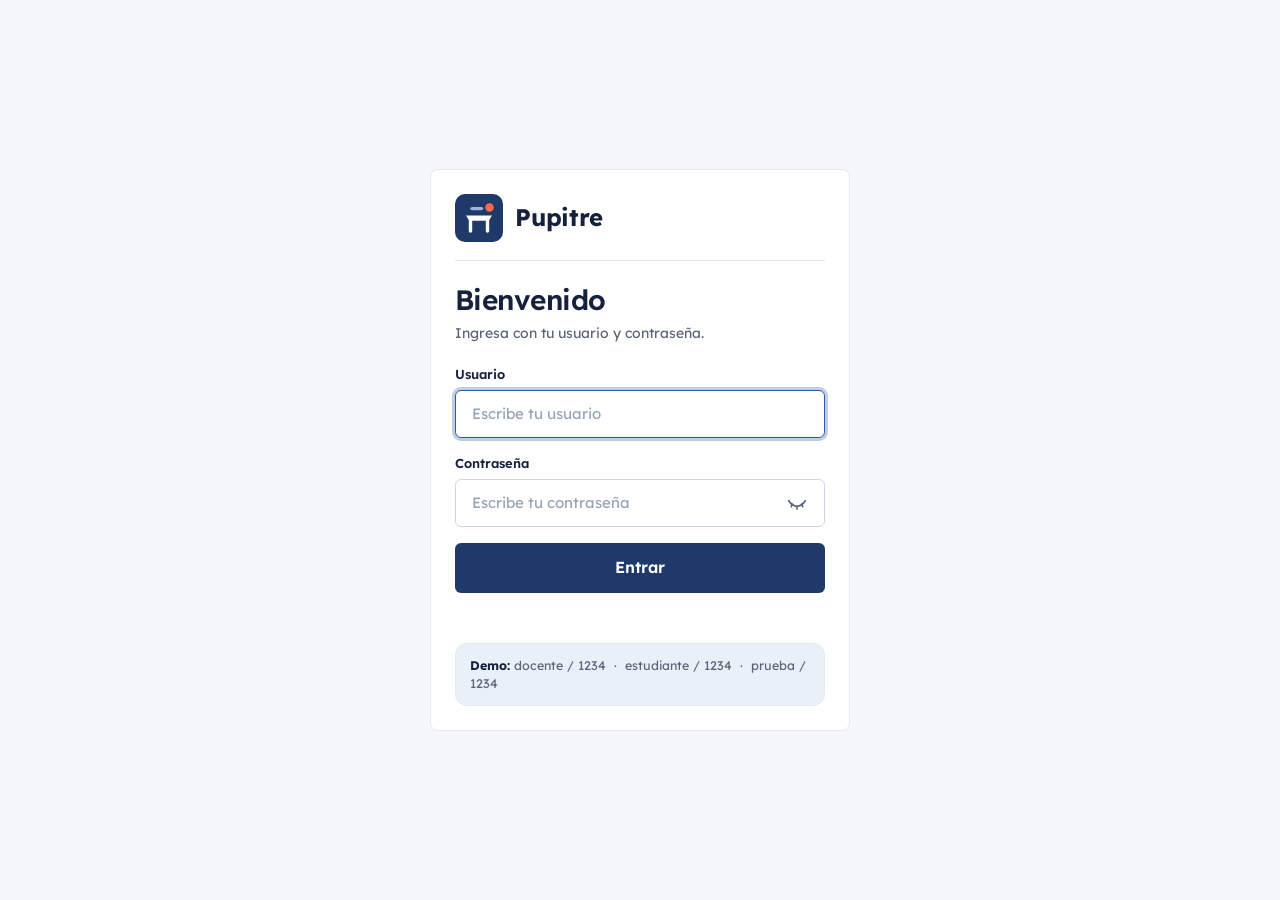
<file: index.html>
<!doctype html>
<html lang="es">
<head>
<meta charset="utf-8">
<meta name="viewport" content="width=device-width, initial-scale=1">
<title>Plataforma</title>
<link rel="stylesheet" href="css/theme.css">
<link rel="stylesheet" href="css/app.css">
<link rel="stylesheet" href="css/estudiante.css">
<link rel="stylesheet" href="css/modo-juego.css">
<link rel="stylesheet" href="css/temas.css">
<link rel="preload" href="fuentes/press-start-2p-latin-400-normal.woff2" as="font" type="font/woff2" crossorigin>
</head>
<body>
  <div id="app"></div>
  <div id="toast" class="toast" role="status" hidden></div>
  <script type="module" src="js/app.js"></script>
</body>
</html>
</file>
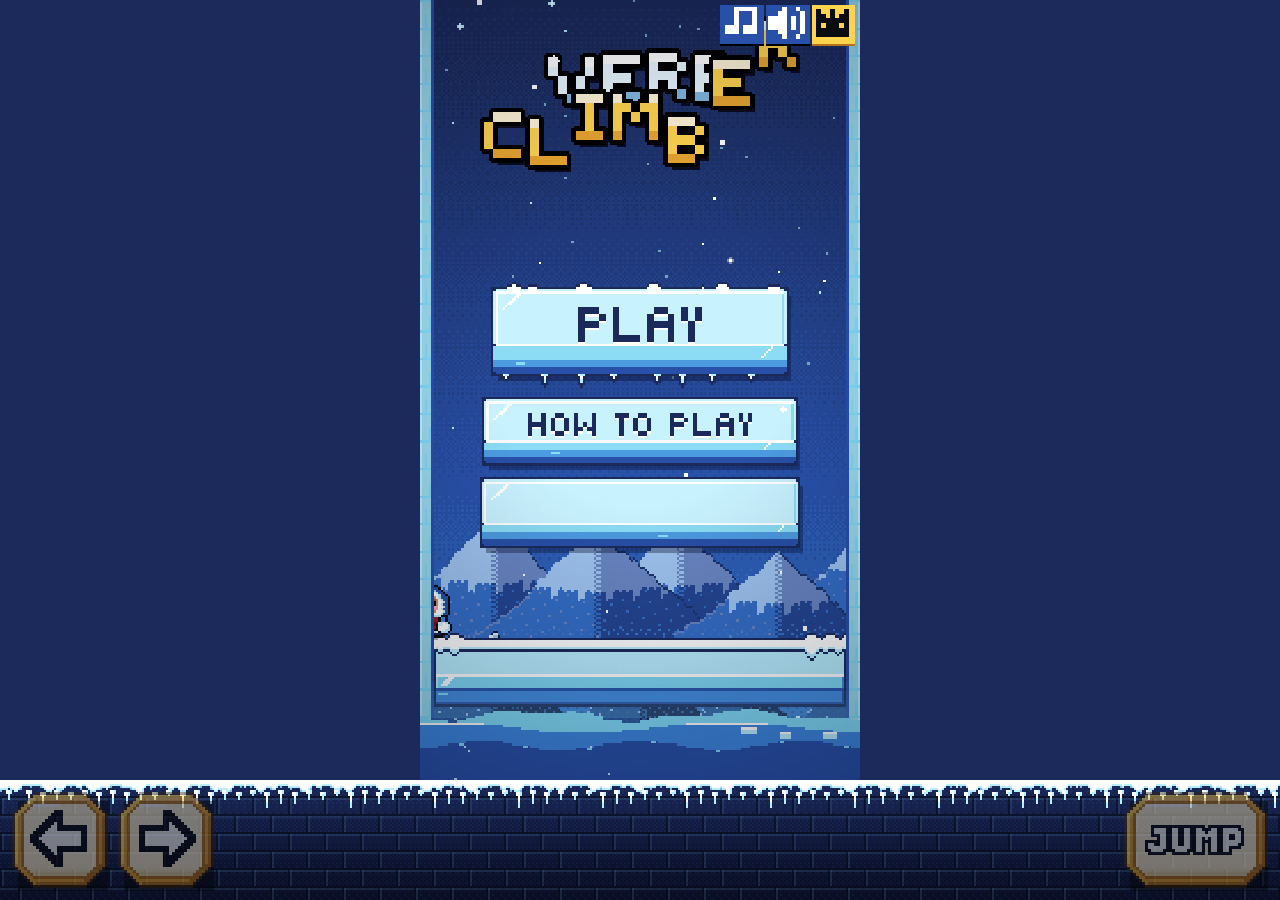
<file: juegos/verb-climber/index.html>
<!DOCTYPE html>
<html lang="es">
<head>
<meta charset="utf-8">
<meta name="viewport" content="width=device-width, initial-scale=1, maximum-scale=1, minimum-scale=1, user-scalable=no, viewport-fit=cover">
<meta name="theme-color" content="#1B2A5A">
<meta name="mobile-web-app-capable" content="yes">
<title>Verb Climber</title>
<style>
  html, body { margin: 0; padding: 0; width: 100%; height: 100%; overflow: hidden; background: #1B2A5A;
    touch-action: none; -webkit-user-select: none; user-select: none; -webkit-tap-highlight-color: transparent;
    overscroll-behavior: none; }
  canvas { display: block; position: fixed; left: 0; top: 0; touch-action: none; image-rendering: pixelated; }
</style>
</head>
<body>
<canvas id="screen"></canvas>
<script>
'use strict';

/* =====================================================================
   VERB CLIMBER — juego de plataformas para repasar verbos en inglés
   (presente / pasado). Un solo archivo, sin librerías.
   Secciones: CONFIGURACIÓN · VERBOS · UTILIDADES · ASSETS · FUENTE ·
   PANTALLA · ENTRADA · SONIDO · EFECTOS · NIVEL · FÍSICA · MAREA ·
   ALERTAS · GAMIFICACIÓN · HUD · PANTALLAS · BUCLE
   ===================================================================== */

// ===================== CONFIGURACIÓN =====================
const DEBUG = false;              // Depuración: hitboxes, objetivo, marea. Teclas 1-6 fuerzan alertas/efectos
const SHOW_TARGET_HUD = true;     // Mostrar el objetivo (PAST / PRESENT) en el HUD. false = más difícil
const SCREEN_SHAKE = true;        // Sacudidas de pantalla en errores y alertas
const USE_ALPHABET_SPRITES = false; // Poner en true cuando existan alfabeto.png + alfabeto_atlas.json

// --- Pantalla ---
const VIRTUAL_W = 192;            // Ancho virtual en píxeles de pixel art
const MIN_VIRTUAL_H = 256;        // Alto virtual mínimo (en horizontal se reduce la escala para respetarlo)
const MIN_VIRTUAL_H_LANDSCAPE = 340; // Alto mínimo con la pantalla horizontal (computador, tableta acostada): con 256 se cortaba SHOP en el título
const MAX_VIRTUAL_H = 600;        // Alto virtual máximo (tabletas muy altas)
const INT_SCALE_MAX_MARGIN = 0;   // 0 = llenar siempre la pantalla. >0: usar escala entera si el margen sobrante es menor (p. ej. 0.12)
const BUTTON_DP = 100;            // Alto aproximado de los botones táctiles (dp)
const BUTTON_MARGIN_DP = 12;      // Margen alrededor de los botones (dp)
const BUTTON_GAP_DP = 10;         // Separación entre ← y → (dp)
const WALL = 6;                   // Grosor de las paredes laterales (px virtuales)
const HUD_H = 36;                // Alto de la barra del HUD

// --- Física (px virtuales y segundos) ---
const MAX_VX = 90;                // Velocidad horizontal máxima
const ACCEL = 320;                // Aceleración en el suelo
const FRICTION = 160;             // Desaceleración al soltar (hielo: resbala ≈ 20 px)
const AIR_CONTROL = 0.7;          // Control en el aire (70 %)
const GRAVITY = 600;              // Gravedad
const JUMP_V = 310;               // Velocidad inicial de salto (altura ≈ 80 px: una fila, no dos; ≈ 68 px de alcance horizontal)
const VARIABLE_JUMP = false;      // false = el salto siempre llega completo aunque se suelte el botón
const JUMP_CUT = 0.5;             // (solo si VARIABLE_JUMP) al soltar antes, la subida se corta a la mitad
const MAX_FALL = 320;             // Velocidad máxima de caída
const COYOTE_TIME = 0.08;         // Tiempo de coyote
const JUMP_BUFFER = 0.1;          // Búfer de salto
const HITBOX_W = 14, HITBOX_H = 20; // Hitbox del personaje (centrada abajo)
const CHAR_SINK = 2;              // Px que el dibujo del personaje se hunde en el bloque para que no parezca flotar (solo visual)

// --- Nivel ---
const ROW_GAP = 64;               // Distancia entre la parte superior de una fila y la siguiente
const ROWS_ON_SCREEN = 5;         // Filas visibles: la actual + 4 por encima. Se genera una nueva cada vez que subes
const ROW_APPEAR_T = 0.35;        // Duración de la animación al aparecer una fila nueva
const GAP_MIN = 16, GAP_MAX = 40; // Huecos entre casillas de la misma fila
const MIN_TILE_W = 32;            // Ancho mínimo de una casilla
const TILE_PAD = 12;              // Ancho de casilla = ancho del texto + 12
const SNOW_TILE_CHANCE = 0.2;     // Probabilidad de que una casilla use ice_nieve
const REACH_X = 40;               // Distancia horizontal que se considera "alcanzable" entre filas
const THREE_TILE_CHANCE = 0.55;   // Probabilidad de fila con 3 casillas
const FISH_CHANCE = 0.14;         // Probabilidad de que una fila tenga un pez
const CAMERA_SMOOTH = 5;          // Suavizado de la cámara (sube al llegar a una fila nueva; nunca baja)
const PX_PER_METER = 16;          // 1 metro = 16 px (una fila = 3 m)
const CRACK_TIME = 0.25;          // Temblor de la casilla incorrecta antes de romperse

// --- Objetivo ---
const TARGET_SWITCH_MIN = 3, TARGET_SWITCH_MAX = 5; // Aciertos (al azar) antes de invertir el objetivo
const START_TARGET = 'random';    // Objetivo inicial: 'random' (pasado o presente al azar), 'past' o 'present'

// --- Marea ---
const TIDE_START_SPEED = 4;       // px/s
const TIDE_RISE_FACTOR = 1.15;    // "TIDE RISING!": +15 %
const TIDE_LEVEL_FACTOR = 1.05;   // Cada nivel (50 m): +5 %
const TIDE_MAX_SPEED = 14;        // px/s
const TIDE_RISE_MIN_T = 20, TIDE_RISE_MAX_T = 40; // Segundos entre subidas (al azar)
const TIDE_DROP = 32;             // Al reaparecer, la marea baja 32 px
const TIDE_DANGER_DIST = 40;      // Peligro si la marea está a menos de 40 px
const TIDE_MAX_BELOW_SCREEN = 24; // La marea nunca queda más de esto por debajo de la pantalla
const RESPAWN_INVULN = 2;         // Invulnerabilidad al reaparecer (s)
const HURT_T = 0.45;              // Al perder una vida: segundos con parpadeo rojo y cara de dolor (+ quejido SFX.hurt)
const HURT_HOP = 120;             // Saltito hacia atrás al pisar un verbo equivocado (px/s)
const DEATH_POP = 230;            // Última vida: salto hacia arriba antes de caer de lado (px/s)
const DEATH_POOF_T = 0.85;        // Última vida: segundos hasta desaparecer en una nube de humo
const HURT_COLOR = '#FF2A2A';     // Color del parpadeo de dolor
const HURT_PITCH = 1;             // Tono del quejido (1 = normal; 1.2 más agudo, 0.8 más grave)
const TIDE_COMBO_MIN = 3;         // Desde este combo, cada acierto empuja la marea hacia abajo
const TIDE_COMBO_PUSH = 6;        // px que baja la marea por acierto en combo

// --- Alertas ---
const ALERT_SIGNAL_T = 0.6;       // Fase 1: icono + sirena
const ALERT_MSG_T = 1.5;          // Fase 2: banner
const ALERT_BEEPS = 5;            // Número de "EH!" de la alarma (5 × 0,32 s ≈ 1,6 s)
const ALERT_BEEP_LEN = 0.2;       // Duración de cada "EH!" (s)
const ALERT_BEEP_GAP = 0.12;      // Silencio entre "EH!" (s)
const ALERT_BEEP_HZ = 330;        // Tono de la alarma (más alto = más agudo)
const START_MSG_T = 3;            // Mensaje inicial del objetivo (sin alarma), antes de 3-2-1-GO
const ERROR_FLASH_T = 0.6;      // Pantalla negro/rojo (parpadea dos veces)

// --- Puntos y gamificación ---
const POINTS_CORRECT = 10;
const POINTS_FISH = 5;
const POINTS_PERFECT = 25;
const COMBO_STEPS = [[10, 4], [6, 3], [3, 2]]; // [aciertos seguidos, multiplicador]
const MAX_LIVES = 3;
const FISH_PER_LIFE = 10;
const METERS_PER_LEVEL = 50;
const LEVEL_NAMES = ['ICE CUBE', 'SNOWBALL', 'PENGUIN', 'POLAR BEAR', 'ICE KING'];
const WEAK_HITS = 3;              // Un verbo fallado sale más seguido (entre partidas) hasta acertarlo 3 veces
const WEAK_CHANCE = 0.35;         // Probabilidad de que una casilla nueva use un verbo fallado (si hay alguno libre)
const COMBO_TRAIL_MULT = 3;       // Desde ×3 el personaje deja una estela de chispas
const COMBO_GLOW_MULT = 4;        // Desde ×4 brilla en dorado
// Cielo por nivel: [arriba, medio, abajo], cantidad de estrellas y fuerza de la aurora (0-1). Tonos oscuros para que se lean las casillas
const SKY_LEVELS = [
  { top: '#1B2A5A', mid: '#2850A8', bot: '#3D86DE', stars: 40, aurora: 0 },    // ICE CUBE: crepúsculo azul
  { top: '#2A1F5A', mid: '#6A3A8A', bot: '#D9789A', stars: 30, aurora: 0 },    // SNOWBALL: atardecer
  { top: '#0B0B20', mid: '#1B2A5A', bot: '#2850A8', stars: 70, aurora: 0.35 }, // PENGUIN: noche, aurora suave
  { top: '#08142A', mid: '#123A4A', bot: '#1E6A6A', stars: 70, aurora: 0.7 },  // POLAR BEAR: aurora verde
  { top: '#1A0F3A', mid: '#2A1F6A', bot: '#3D5AB0', stars: 90, aurora: 1 },    // ICE KING: aurora completa
];
const SKY_FADE_T = 2;             // Segundos de transición entre cielos
// Tienda: skins que se compran con peces. image = hoja con los frames del personaje en las MISMAS
// coordenadas que esquimal_sheet_1x.png (filas personaje + expresiones, 158×54). Si falta la imagen, se usa la normal
const SKINS = [
  { id: 'default', name: 'CLIMBER',        price: 0,   image: null },
  { id: 'dark',    name: 'DARK CLIMBER',   price: 150, image: 'skin_dark.png' },
  { id: 'golden',  name: 'GOLDEN CLIMBER', price: 400, image: 'skin_golden.png' },
  { id: 'ice',     name: 'ICE CLIMBER',    price: 250, image: 'skin_ice.png' },
  { id: 'yeti',    name: 'YETI',           price: 500, image: 'skin_yeti.png' },
  { id: 'ninja',   name: 'NINJA',          price: 300, image: 'skin_ninja.png' },
  { id: 'teacher', name: 'TEACHER CESAR',  price: 999, image: 'skin_teacher.png' },
  // ach = se gana con ese logro (no se compra; en la tienda sale con candado y el nombre del logro)
  { id: 'king',    name: 'KING',           price: 0,   ach: 'king',      image: 'skin_king.png' },
  { id: 'rainbow', name: 'RAINBOW',        price: 0,   ach: 'nomistake', image: 'skin_rainbow.png', anim: 8 },
  { id: 'penguin', name: 'PENGUIN',        price: 0,   ach: 'm100',      image: 'skin_penguin.png' },
  { id: 'fire',    name: 'FIRE',           price: 0,   ach: 'combo10',   image: 'skin_fire.png', anim: 7 },
  { id: 'graduate', name: 'GRADUATE',      price: 0,   ach: 'verbs50',   image: 'skin_graduate.png' },
  { id: 'diver',   name: 'DIVER',          price: 0,   ach: 'survivor',  image: 'skin_diver.png' },
];
// anim = fases por segundo: la imagen trae varias hojas de 158×54 apiladas (RAINBOW 6 fases, FIRE 3) que se alternan en el juego
// RAINBOW además deja una estela de colores
const RAINBOW_TRAIL_T = 1 / 60;   // Segundos entre trozos de la estela (uno por cuadro: sin huecos al saltar)
const RAINBOW_TRAIL_LIFE = 0.2;   // Duración de cada trozo (6 partículas por trozo; MAX_PARTICLES = 150)
const RAINBOW_COLORS = ['#E53935', '#FB8C00', '#FDD835', '#43A047', '#1E88E5', '#8E24AA'];
const SHOP_CONFIRM_T = 2.5;       // Segundos que dura el "SURE?" antes de comprar
const SHOP_CARD_MIN = 30;         // Alto mínimo de cada tarjeta de la tienda; si no caben todas, la lista se arrastra
// Código secreto del docente: en la tienda, con los botones de abajo (o flechas + espacio), desbloquea todas las skins
const UNLOCK_CODE = ['left', 'left', 'right', 'right', 'jump'];
const MEDALS = [                  // Umbrales de medallas (puntaje mínimo)
  { id: 'diamond', name: 'DIAMOND', min: 1000 },
  { id: 'gold',    name: 'GOLD',    min: 600 },
  { id: 'silver',  name: 'SILVER',  min: 300 },
  { id: 'bronze',  name: 'BRONZE',  min: 100 },
];

// --- Sonido ---
const MASTER_VOLUME = 0.7;
const MUSIC_VOLUME = 0.22;
const MUSIC_BPM = 132;
const MUSIC_SPEEDUP = 1.04;       // La música se acelera un 4 % con cada subida de marea
const MUSIC_MAX_RATE = 1.4;

// --- Rendimiento ---
const MAX_PARTICLES = 150;
const MAX_FLOATERS = 24;
const SNOWFLAKES = 36;

const SAVE_KEY = 'verbclimber_v1';

// ===================== VERBOS =====================
// Lista fácil de editar: { present, past }. Máximo 8 letras.
// Excluidos los verbos que no cambian (put, cut, hit, let, read, set, shut).
const VERBS = [
  // Regulares
  { present: 'play', past: 'played' },   { present: 'walk', past: 'walked' },     { present: 'talk', past: 'talked' },
  { present: 'jump', past: 'jumped' },   { present: 'cook', past: 'cooked' },     { present: 'clean', past: 'cleaned' },
  { present: 'watch', past: 'watched' }, { present: 'listen', past: 'listened' }, { present: 'dance', past: 'danced' },
  { present: 'like', past: 'liked' },    { present: 'love', past: 'loved' },      { present: 'live', past: 'lived' },
  { present: 'want', past: 'wanted' },   { present: 'need', past: 'needed' },     { present: 'help', past: 'helped' },
  { present: 'open', past: 'opened' },   { present: 'close', past: 'closed' },    { present: 'start', past: 'started' },
  { present: 'finish', past: 'finished' }, { present: 'work', past: 'worked' },   { present: 'study', past: 'studied' },
  { present: 'try', past: 'tried' },     { present: 'cry', past: 'cried' },       { present: 'carry', past: 'carried' },
  { present: 'stop', past: 'stopped' },  { present: 'plan', past: 'planned' },    { present: 'visit', past: 'visited' },
  { present: 'wash', past: 'washed' },   { present: 'brush', past: 'brushed' },   { present: 'call', past: 'called' },
  { present: 'ask', past: 'asked' },     { present: 'answer', past: 'answered' }, { present: 'look', past: 'looked' },
  { present: 'laugh', past: 'laughed' }, { present: 'smile', past: 'smiled' },    { present: 'travel', past: 'traveled' },
  { present: 'paint', past: 'painted' }, { present: 'climb', past: 'climbed' },   { present: 'arrive', past: 'arrived' },
  { present: 'move', past: 'moved' },    { present: 'use', past: 'used' },        { present: 'rain', past: 'rained' },
  { present: 'enjoy', past: 'enjoyed' }, { present: 'stay', past: 'stayed' },     { present: 'learn', past: 'learned' },
  { present: 'change', past: 'changed' }, { present: 'wait', past: 'waited' },    { present: 'kick', past: 'kicked' },
  { present: 'jog', past: 'jogged' },    { present: 'shout', past: 'shouted' },
  // Irregulares
  { present: 'go', past: 'went' },       { present: 'eat', past: 'ate' },         { present: 'see', past: 'saw' },
  { present: 'have', past: 'had' },      { present: 'do', past: 'did' },          { present: 'make', past: 'made' },
  { present: 'take', past: 'took' },     { present: 'get', past: 'got' },         { present: 'give', past: 'gave' },
  { present: 'come', past: 'came' },     { present: 'run', past: 'ran' },         { present: 'swim', past: 'swam' },
  { present: 'sing', past: 'sang' },     { present: 'drink', past: 'drank' },     { present: 'write', past: 'wrote' },
  { present: 'ride', past: 'rode' },     { present: 'drive', past: 'drove' },     { present: 'fly', past: 'flew' },
  { present: 'buy', past: 'bought' },    { present: 'bring', past: 'brought' },   { present: 'think', past: 'thought' },
  { present: 'teach', past: 'taught' },  { present: 'catch', past: 'caught' },    { present: 'sleep', past: 'slept' },
  { present: 'feel', past: 'felt' },     { present: 'keep', past: 'kept' },       { present: 'leave', past: 'left' },
  { present: 'meet', past: 'met' },      { present: 'sit', past: 'sat' },         { present: 'stand', past: 'stood' },
  { present: 'win', past: 'won' },       { present: 'lose', past: 'lost' },       { present: 'find', past: 'found' },
  { present: 'tell', past: 'told' },     { present: 'sell', past: 'sold' },       { present: 'say', past: 'said' },
  { present: 'pay', past: 'paid' },      { present: 'hear', past: 'heard' },      { present: 'speak', past: 'spoke' },
  { present: 'break', past: 'broke' },   { present: 'wake', past: 'woke' },       { present: 'wear', past: 'wore' },
  { present: 'forget', past: 'forgot' }, { present: 'begin', past: 'began' },     { present: 'know', past: 'knew' },
  { present: 'grow', past: 'grew' },     { present: 'draw', past: 'drew' },       { present: 'throw', past: 'threw' },
  { present: 'fall', past: 'fell' },     { present: 'build', past: 'built' },
];

// Modos SIMPLE y CONTINUOUS: { base, ok, wrong: [2 distractores] }. Máximo 8 letras (3 casillas deben caber en una fila).
// Los distractores son errores reales: la regla mal aplicada o el verbo sin cambiar.
const VERBS_S = [ // tercera persona (he / she / it)
  // -s
  { base: 'play', ok: 'plays', wrong: ['playes', 'plaies'] }, { base: 'walk', ok: 'walks', wrong: ['walk', 'walkes'] },
  { base: 'eat', ok: 'eats', wrong: ['eat', 'eates'] },       { base: 'read', ok: 'reads', wrong: ['read', 'reades'] },
  { base: 'swim', ok: 'swims', wrong: ['swim', 'swimes'] },   { base: 'run', ok: 'runs', wrong: ['run', 'runnes'] },
  { base: 'like', ok: 'likes', wrong: ['like', 'likees'] },   { base: 'dance', ok: 'dances', wrong: ['dance', 'dancees'] },
  { base: 'write', ok: 'writes', wrong: ['write', 'writees'] }, { base: 'sleep', ok: 'sleeps', wrong: ['sleep', 'sleepes'] },
  { base: 'drink', ok: 'drinks', wrong: ['drink', 'drinkes'] }, { base: 'jump', ok: 'jumps', wrong: ['jump', 'jumpes'] },
  { base: 'cook', ok: 'cooks', wrong: ['cook', 'cookes'] },   { base: 'listen', ok: 'listens', wrong: ['listen', 'listenes'] },
  { base: 'buy', ok: 'buys', wrong: ['buies', 'buyes'] },     { base: 'say', ok: 'says', wrong: ['saies', 'sayes'] },
  { base: 'enjoy', ok: 'enjoys', wrong: ['enjoies', 'enjoyes'] },
  // -es
  { base: 'go', ok: 'goes', wrong: ['gos', 'go'] },           { base: 'do', ok: 'does', wrong: ['dos', 'do'] },
  { base: 'watch', ok: 'watches', wrong: ['watchs', 'watch'] }, { base: 'wash', ok: 'washes', wrong: ['washs', 'wash'] },
  { base: 'fix', ok: 'fixes', wrong: ['fixs', 'fix'] },       { base: 'kiss', ok: 'kisses', wrong: ['kisss', 'kiss'] },
  { base: 'catch', ok: 'catches', wrong: ['catchs', 'catch'] }, { base: 'teach', ok: 'teaches', wrong: ['teachs', 'teach'] },
  { base: 'brush', ok: 'brushes', wrong: ['brushs', 'brush'] }, { base: 'miss', ok: 'misses', wrong: ['misss', 'miss'] },
  { base: 'push', ok: 'pushes', wrong: ['pushs', 'push'] },   { base: 'mix', ok: 'mixes', wrong: ['mixs', 'mix'] },
  { base: 'finish', ok: 'finishes', wrong: ['finishs', 'finish'] },
  // -ies
  { base: 'study', ok: 'studies', wrong: ['studys', 'studyes'] }, { base: 'cry', ok: 'cries', wrong: ['crys', 'cryes'] },
  { base: 'fly', ok: 'flies', wrong: ['flys', 'flyes'] },     { base: 'carry', ok: 'carries', wrong: ['carrys', 'carryes'] },
  { base: 'try', ok: 'tries', wrong: ['trys', 'tryes'] },     { base: 'worry', ok: 'worries', wrong: ['worrys', 'worryes'] },
  // irregular
  { base: 'have', ok: 'has', wrong: ['haves', 'have'] },
];
const VERBS_ING = [ // presente continuo (-ing)
  // + ing
  { base: 'play', ok: 'playing', wrong: ['plaing', 'playying'] }, { base: 'read', ok: 'reading', wrong: ['readding', 'reding'] },
  { base: 'eat', ok: 'eating', wrong: ['eatting', 'eting'] },  { base: 'walk', ok: 'walking', wrong: ['walkking', 'walkeing'] },
  { base: 'sleep', ok: 'sleeping', wrong: ['sleping', 'sleepng'] }, { base: 'jump', ok: 'jumping', wrong: ['jumpping', 'jumpeing'] },
  { base: 'cook', ok: 'cooking', wrong: ['cookking', 'cookeing'] }, { base: 'see', ok: 'seeing', wrong: ['seing', 'seeeing'] },
  { base: 'ski', ok: 'skiing', wrong: ['sking', 'skieing'] },  { base: 'open', ok: 'opening', wrong: ['openning', 'opning'] },
  { base: 'study', ok: 'studying', wrong: ['studing', 'studiing'] }, { base: 'cry', ok: 'crying', wrong: ['criing', 'cring'] },
  { base: 'fly', ok: 'flying', wrong: ['fliing', 'flieing'] },
  // sin la e
  { base: 'make', ok: 'making', wrong: ['makeing', 'makking'] }, { base: 'write', ok: 'writing', wrong: ['writeing', 'writting'] },
  { base: 'dance', ok: 'dancing', wrong: ['danceing', 'dansing'] }, { base: 'ride', ok: 'riding', wrong: ['rideing', 'ridng'] },
  { base: 'come', ok: 'coming', wrong: ['comeing', 'comming'] }, { base: 'have', ok: 'having', wrong: ['haveing', 'havving'] },
  { base: 'take', ok: 'taking', wrong: ['takeing', 'takking'] }, { base: 'give', ok: 'giving', wrong: ['giveing', 'givving'] },
  { base: 'smile', ok: 'smiling', wrong: ['smileing', 'smilling'] }, { base: 'drive', ok: 'driving', wrong: ['driveing', 'drivving'] },
  // consonante doble
  { base: 'run', ok: 'running', wrong: ['runing', 'runnning'] }, { base: 'swim', ok: 'swimming', wrong: ['swiming', 'swimeing'] },
  { base: 'sit', ok: 'sitting', wrong: ['siting', 'sitteing'] }, { base: 'stop', ok: 'stopping', wrong: ['stoping', 'stopeing'] },
  { base: 'get', ok: 'getting', wrong: ['geting', 'getteing'] }, { base: 'put', ok: 'putting', wrong: ['puting', 'putteing'] },
  { base: 'cut', ok: 'cutting', wrong: ['cuting', 'cutteing'] }, { base: 'shop', ok: 'shopping', wrong: ['shoping', 'shopeing'] },
  { base: 'plan', ok: 'planning', wrong: ['planing', 'planeing'] }, { base: 'win', ok: 'winning', wrong: ['wining', 'winnning'] },
  // -ie → -ying
  { base: 'lie', ok: 'lying', wrong: ['lieing', 'liing'] },    { base: 'die', ok: 'dying', wrong: ['dieing', 'diing'] },
  { base: 'tie', ok: 'tying', wrong: ['tieing', 'tiing'] },
];
// Modos de juego (pantalla de modos al tocar PLAY). REGULAR es el principal (presente/pasado, con cambios de objetivo).
// goal = cartel inicial, example = ejemplo del botón y del cartel, hud = etiqueta del HUD antes del verbo de la fila,
// col = colores del botón (hielo teñido, ver BTN_COL) y de la etiqueta del HUD
const MODES = {
  regular:    { name: 'REGULAR',    example: 'GO → WENT',     list: VERBS,
    col: { face: '#C9F2FF', mid: '#8CDCF5', band: '#4C9BE0', shadow: '#2850A8', edge: '#1B2A5A', light: '#FFFFFF', text: '#1B2A5A', best: '#2850A8' } },
  simple:     { name: 'SIMPLE',     example: 'GO → GOES',     list: VERBS_S,   goal: 'FIND HE/SHE/IT\nVERBS!', hud: 'HE/SHE:',
    col: { face: '#D4F7DA', mid: '#9FE6AE', band: '#4CAF68', shadow: '#1E6B34', edge: '#123D20', light: '#FFFFFF', text: '#123D20', best: '#1E6B34' } },
  continuous: { name: 'CONTINUOUS', example: 'RUN → RUNNING', list: VERBS_ING, goal: 'FIND -ING\nVERBS!',      hud: '+ING:',
    col: { face: '#F0DDF9', mid: '#D3A8EC', band: '#9A4DC4', shadow: '#5E1F86', edge: '#3A0F55', light: '#FFFFFF', text: '#3A0F55', best: '#5E1F86' } },
};
const MODE_IDS = ['regular', 'simple', 'continuous'];
const MODE_GAP_MIN = 8;           // SIMPLE/CONTINUOUS: hueco mínimo entre las 3 casillas de una fila
const MODE_SPLIT = 0.86;          // Botones de modo: la línea blanca del hielo va más abajo para que quepan los 3 renglones
const MODE_SIDE_CHANCE = 0.42;    // SIMPLE/CONTINUOUS: probabilidad de sortear la correcta a la izquierda (igual a la derecha); el resto, al centro
const MODE_REPEAT_AVOID = 0.7;    // SIMPLE/CONTINUOUS: probabilidad de no repetir el lugar de la correcta de la fila anterior

const ALERT_TEXT = { past: 'FIND PAST\nVERBS!', present: 'FIND PRESENT\nVERBS!', tide: 'TIDE\nRISING!' };
// Color del banner por tipo (pedido del docente): rojo = pasado, amarillo = presente, azul = marea. bg fondo, edge franjas, line filete, text letras
const ALERT_COLORS = {
  past:    { bg: '#9E1B24', edge: '#E53935', line: '#FF8A80', text: '#FFFFFF' },
  present: { bg: '#E8A530', edge: '#FFD34E', line: '#FFF3B0', text: '#0B0B12' },
  tide:    { bg: '#2850A8', edge: '#3D86DE', line: '#B8EEFF', text: '#FFFFFF' },
};

const ACHIEVEMENTS = [
  { id: 'first',     name: 'FIRST CLIMB',    desc: 'PLAY YOUR FIRST GAME' },
  { id: 'combo10',   name: 'COMBO ×10',      desc: '10 CORRECT IN A ROW' },
  { id: 'm100',      name: '100 M',          desc: 'CLIMB 100 METERS' },
  { id: 'fish50',    name: 'FISH COLLECTOR', desc: 'CATCH 50 FISH IN TOTAL' },
  { id: 'nomistake', name: 'NO MISTAKES',    desc: 'REACH 50 M WITH NO ERRORS' },
  { id: 'survivor',  name: 'SURVIVOR',       desc: 'SURVIVE 5 TIDE RISES' },
  { id: 'verbs50',   name: 'VERB MASTER',    desc: '50 CORRECT IN ONE GAME' },
  { id: 'king',      name: 'ICE KING',       desc: 'CLIMB 200 METERS' },
];

// ===================== UTILIDADES =====================
const rand = (a, b) => a + Math.random() * (b - a);
const randInt = (a, b) => Math.floor(rand(a, b + 1));
const clamp = (v, a, b) => (v < a ? a : v > b ? b : v);
const approach = (v, t, d) => (v < t ? Math.min(v + d, t) : Math.max(v - d, t));
const pick = (a) => a[Math.floor(Math.random() * a.length)];
const R = Math.round;
function easeOutBack(k) { const c1 = 1.70158, c3 = c1 + 1; return 1 + c3 * Math.pow(k - 1, 3) + c1 * Math.pow(k - 1, 2); }
function easeOutBounce(k) {
  const n = 7.5625, d = 2.75;
  if (k < 1 / d) return n * k * k;
  if (k < 2 / d) return n * (k -= 1.5 / d) * k + 0.75;
  if (k < 2.5 / d) return n * (k -= 2.25 / d) * k + 0.9375;
  return n * (k -= 2.625 / d) * k + 0.984375;
}
let lastInputTouch = false; // solo vibrar si el jugador está usando la pantalla táctil
function vibrate(ms) { try { if (lastInputTouch && navigator.vibrate) navigator.vibrate(ms); } catch (e) { /* sin vibración */ } }

// ===================== ASSETS =====================
// Copia de esquimal_atlas.json por si se abre el archivo directamente (file://), donde fetch no funciona.
const ATLAS_FALLBACK = {
  image: 'esquimal_sheet_1x.png',
  frames: {
    idle_0: { x: 2, y: 2, w: 24, h: 24 }, idle_1: { x: 28, y: 2, w: 24, h: 24 }, jump: { x: 54, y: 2, w: 24, h: 24 },
    fall: { x: 80, y: 2, w: 24, h: 24 }, celebrate: { x: 106, y: 2, w: 24, h: 24 }, dead: { x: 132, y: 2, w: 24, h: 24 },
    face_neutral: { x: 2, y: 28, w: 24, h: 24 }, face_alegre: { x: 28, y: 28, w: 24, h: 24 },
    face_sorprendido: { x: 54, y: 28, w: 24, h: 24 }, face_asustado: { x: 80, y: 28, w: 24, h: 24 },
    face_derrotado: { x: 106, y: 28, w: 24, h: 24 },
    ice_normal: { x: 2, y: 54, w: 32, h: 32 }, ice_agrietado: { x: 36, y: 54, w: 32, h: 32 }, ice_nieve: { x: 70, y: 54, w: 32, h: 32 },
    btn_left: { x: 2, y: 88, w: 32, h: 32 }, btn_left_pressed: { x: 36, y: 88, w: 32, h: 32 },
    btn_right: { x: 70, y: 88, w: 32, h: 32 }, btn_right_pressed: { x: 104, y: 88, w: 32, h: 32 },
    btn_jump: { x: 138, y: 88, w: 48, h: 32 }, btn_jump_pressed: { x: 188, y: 88, w: 48, h: 32 },
    alert: { x: 2, y: 122, w: 16, h: 16 }, error_screen_ref: { x: 20, y: 122, w: 64, h: 36 },
  },
  text_band: { ice_normal: [1, 9], ice_agrietado: [1, 9], ice_nieve: [11, 17] },
  palette: {
    I: '#7FD8F5', L: '#B8EEFF', W: '#FFFFFF', N: '#1B2A5A', R: '#E53935', S: '#E8B48A', P: '#E8948A', K: '#0B0B12',
    G: '#5A6470', B: '#3D86DE', D: '#2850A8', r: '#9E1B24', s: '#C9945F', h: '#F2CFB3', n: '#E5AA7A', e: '#9C5A3C',
    C: '#FFA3B1', p: '#FFB3BF', q: '#7A0C15', c: '#99D9EA', k: '#000000', o: '#3A2410', Y: '#FFD34E', y: '#E8A530',
    z: '#B5741C', u: '#FFF4D6', v: '#EBD7A8',
  },
};
let ATLAS = null, SHEET = null, ALPHA = null, ALPHA_ATLAS = null;
const SKIN_IMGS = {};      // id -> imagen de la skin (solo las que cargaron)
let skinOverride = null;   // para dibujar otra skin (vista previa de la tienda)
// Frames del personaje: se dibujan con la hoja de la skin elegida
const CHAR_FRAMES = new Set(['idle_0', 'idle_1', 'jump', 'fall', 'celebrate', 'dead', 'face_neutral', 'face_alegre', 'face_sorprendido', 'face_asustado', 'face_derrotado']);
const ANIM_SHEETS = {}; // id -> fases de la hoja de una skin animada (anim en SKINS), recortadas en hojas de 158×54
function charSheet() {
  const id = skinOverride || saveData.skin, a = ANIM_SHEETS[id];
  if (a && a.length) return a[Math.floor(globalT * SKINS.find((s) => s.id === id).anim) % a.length];
  return SKIN_IMGS[id] || SHEET;
}
let PAL = ATLAS_FALLBACK.palette;
// Recorte de la carita de idle_0 que se usa como vida en el HUD (relativo al frame)
const LIFE_FACE_CROP = { x: 4, y: 1, w: 16, h: 14 };

function loadImage(src) {
  return new Promise((res, rej) => { const im = new Image(); im.onload = () => res(im); im.onerror = () => rej(new Error('No se pudo cargar ' + src)); im.src = src; });
}
async function loadJSON(src) {
  if (location.protocol === 'file:') return null; // fetch no funciona con file://
  try { const r = await fetch(src, { cache: 'no-cache' }); return r.ok ? await r.json() : null; } catch (e) { return null; }
}
async function loadAssets() {
  ATLAS = (await loadJSON('esquimal_atlas.json')) || ATLAS_FALLBACK;
  PAL = Object.assign({}, ATLAS_FALLBACK.palette, ATLAS.palette || {});
  SHEET = await loadImage(ATLAS.image || 'esquimal_sheet_1x.png');
  if (USE_ALPHABET_SPRITES) {
    try { ALPHA_ATLAS = await loadJSON('alfabeto_atlas.json'); ALPHA = await loadImage('alfabeto.png'); } catch (e) { ALPHA = null; }
  }
  for (const s of SKINS) if (s.image) { try { SKIN_IMGS[s.id] = await loadImage(s.image); } catch (e) { /* sin imagen: skin normal */ } }
  for (const s of SKINS) { // skins animadas: fases apiladas que se recortan dibujando (sin getImageData, que falla con file://)
    const im = SKIN_IMGS[s.id]; if (!s.anim || !im) continue;
    ANIM_SHEETS[s.id] = [];
    for (let k = 0; k < Math.floor(im.height / 54); k++) {
      const cv = document.createElement('canvas'); cv.width = im.width; cv.height = 54;
      cv.getContext('2d').drawImage(im, 0, -k * 54); ANIM_SHEETS[s.id].push(cv);
    }
  }
  buildProvisionalSprites();
}
function frameOf(name) { return ATLAS.frames[name]; }
// Dibuja un frame del atlas en (dx,dy) con tamaño (dw,dh); flip = espejo horizontal
function drawFrame(c, name, dx, dy, dw, dh, flip) {
  const f = frameOf(name); if (!f) return;
  dw = dw == null ? f.w : dw; dh = dh == null ? f.h : dh;
  dx = R(dx); dy = R(dy); dw = R(dw); dh = R(dh);
  const img = CHAR_FRAMES.has(name) ? charSheet() : SHEET;
  if (flip) {
    c.save(); c.translate(dx + dw, dy); c.scale(-1, 1);
    c.drawImage(img, f.x, f.y, f.w, f.h, 0, 0, dw, dh); c.restore();
  } else c.drawImage(img, f.x, f.y, f.w, f.h, dx, dy, dw, dh);
}
// Personaje anclado abajo al centro, con squash & stretch (sx, sy)
function drawChar(c, name, cx, by, sx = 1, sy = 1, flip = false) {
  const w = R(24 * sx), h = R(24 * sy);
  drawFrame(c, name, cx - w / 2, by + CHAR_SINK - h, w, h, flip);
}
// Caminar provisional: alterna idle_0 / idle_1 a 8 fps con rebote de 1 px. Reemplazar por un ciclo real.
function drawWalk(c, cx, by, t, flip, sx = 1, sy = 1, scared = false) {
  const f = Math.floor(t * 8) % 2;
  const name = scared ? 'face_asustado' : (f ? 'idle_1' : 'idle_0');
  drawChar(c, name, cx, by - f, sx, sy, flip);
}

// --- Sprites provisionales en pixel art (mapas de letras de la paleta del atlas) ---
const PIX = {
  fish: ['..zzz...z', '.zYYYz.zz', 'zYKYYYzz.', '.zYuYz.zz', '..zzz...z'],
  pause: ['WW.WW', 'WW.WW', 'WW.WW', 'WW.WW', 'WW.WW', 'WW.WW', 'WW.WW'],
  sndOn: ['...W..W.', '..WW...W', 'WWWW.W.W', 'WWWW.W.W', 'WWWW.W.W', '..WW...W', '...W..W.'],
  sndOff: ['...W....', '..WW....', 'WWWW.R.R', 'WWWW..R.', 'WWWW.R.R', '..WW....', '...W....'],
  musOn: ['..WWWWW', '..W...W', '..W...W', '..W...W', 'WWW.WWW', 'WWW.WWW', '.......'],
  musOff: ['R.WWWWW', '.RW...W', '..R...W', '..WR..W', 'WWW.RWW', 'WWW.WRW', '......R'],
  star: ['....y....', '...yYy...', 'yyyYYYyyy', 'yYYYYYYYy', '.yYYYYYy.', '..yYYYy..', '.yYYyYYy.', '.yYy.yYy.', '.yy...yy.'],
  check: ['.....NN', '....NYN', 'N..NYN.', 'NYNYN..', '.NYN...', '..N....'],
  medal: ['..NNN...NNN..', '..NrqN.NqrN..', '...NrqNqrN...', '....NrqrN....', '....NNNNN....', '...NbbbbbN...',
    '..NbaaaaabN..', '.NbaccaaaabN.', '.NbacaaaaabN.', '.NbaaaaaaabN.', '.NbaaaaaaabN.', '.NbaaaaaaabN.',
    '..NbaaaaabN..', '...NbbbbbN...', '....NNNNN....'],
  chunk: ['.WL.', 'LIIc', 'IIcc', '.cc.'],
  crown: ['K..K..K', 'KK.K.KK', 'KKKKKKK', 'K.KKK.K', 'KKKKKKK', 'KKKKKKK'], // botón de logros (fondo amarillo)
  lock: ['.LLL.', 'L...L', 'L...L', 'YYYYY', 'YYzYY', 'YYzYY', 'yyyyy'], // skin de logro bloqueada (tienda)
  flame: ['...R...', '..RR...', '..RRR.R', '.RRyRRR', '.RyyyRR', 'RRyYyyR', 'RyYYYyR', 'RyYYYyR', '.RyYyR.'], // racha de días

};
const MEDAL_COLORS = {
  bronze: { a: '#C9945F', b: '#9C5A3C', c: '#F2CFB3' },
  silver: { a: '#D8DEE6', b: '#5A6470', c: '#FFFFFF' },
  gold: { a: '#FFD34E', b: '#B5741C', c: '#FFF4D6' },
  diamond: { a: '#99D9EA', b: '#3D86DE', c: '#FFFFFF' },
};
const SPR = {};
function pixCanvas(rows, over) {
  const h = rows.length, w = rows[0].length;
  const cv = document.createElement('canvas'); cv.width = w; cv.height = h;
  const x = cv.getContext('2d');
  for (let j = 0; j < h; j++) for (let i = 0; i < w; i++) {
    const ch = rows[j][i]; if (ch === '.') continue;
    const col = (over && over[ch]) || PAL[ch]; if (!col) continue;
    x.fillStyle = col; x.fillRect(i, j, 1, 1);
  }
  return cv;
}
function buildProvisionalSprites() {
  for (const k of ['fish', 'pause', 'sndOn', 'sndOff', 'musOn', 'musOff', 'star', 'check', 'chunk', 'crown', 'lock', 'flame']) SPR[k] = pixCanvas(PIX[k]);
  SPR.flameOff = pixCanvas(PIX.flame, { R: '#5A6470', y: '#8A94A0', Y: '#B8C0CA' }); // racha que hoy todavía no se jugó
  SPR.starLocked = pixCanvas(PIX.star, { Y: '#5A6470', y: '#2850A8' });
  for (const m in MEDAL_COLORS) SPR['medal_' + m] = pixCanvas(PIX.medal, MEDAL_COLORS[m]);
  // Patrón de franjas negro/rojo para la pantalla de error (inspirado en error_screen_ref)
  const st = document.createElement('canvas'); st.width = 8; st.height = 8;
  const sx = st.getContext('2d');
  for (let j = 0; j < 8; j++) for (let i = 0; i < 8; i++) { sx.fillStyle = ((i + j) % 8) < 4 ? PAL.k : PAL.R; sx.fillRect(i, j, 1, 1); }
  SPR.stripes = st;
}
function drawFish(c, x, y, t, flip) { // Pez provisional (9×5) que flota
  const bob = Math.round(Math.sin(t * 4) * 1.5);
  if (flip) { c.save(); c.translate(R(x) + 9, R(y + bob)); c.scale(-1, 1); c.drawImage(SPR.fish, 0, 0); c.restore(); }
  else c.drawImage(SPR.fish, R(x), R(y + bob));
  if (Math.floor(t * 3) % 4 === 0) { c.fillStyle = PAL.W; c.fillRect(R(x) + 10, R(y + bob) - 2, 1, 1); }
}
function drawMedal(c, id, x, y, sc = 1) { const s = SPR['medal_' + id]; if (s) c.drawImage(s, R(x), R(y), s.width * sc, s.height * sc); }

// ===================== FUENTE BITMAP PROVISIONAL =====================
// Reemplazable por alfabeto.png: solo hay que cambiar drawWord / measureWord.
const FONT_H = 5;
const GLYPHS = {
  A: ['.##.', '#..#', '####', '#..#', '#..#'], B: ['###.', '#..#', '###.', '#..#', '###.'], C: ['.###', '#...', '#...', '#...', '.###'],
  D: ['###.', '#..#', '#..#', '#..#', '###.'], E: ['####', '#...', '###.', '#...', '####'], F: ['####', '#...', '###.', '#...', '#...'],
  G: ['.###', '#...', '#.##', '#..#', '.###'], H: ['#..#', '#..#', '####', '#..#', '#..#'], I: ['###', '.#.', '.#.', '.#.', '###'],
  J: ['..##', '...#', '...#', '#..#', '.##.'], K: ['#..#', '#.#.', '##..', '#.#.', '#..#'], L: ['#...', '#...', '#...', '#...', '####'],
  M: ['#...#', '##.##', '#.#.#', '#...#', '#...#'], N: ['#..#', '##.#', '#.##', '#..#', '#..#'], O: ['.##.', '#..#', '#..#', '#..#', '.##.'],
  P: ['###.', '#..#', '###.', '#...', '#...'], Q: ['.##.', '#..#', '#..#', '#.#.', '.#.#'], R: ['###.', '#..#', '###.', '#.#.', '#..#'],
  S: ['.###', '#...', '.##.', '...#', '###.'], T: ['###', '.#.', '.#.', '.#.', '.#.'], U: ['#..#', '#..#', '#..#', '#..#', '.##.'],
  V: ['#...#', '#...#', '.#.#.', '.#.#.', '..#..'], W: ['#...#', '#...#', '#.#.#', '##.##', '#...#'], X: ['#..#', '#..#', '.##.', '#..#', '#..#'],
  Y: ['#.#', '#.#', '.#.', '.#.', '.#.'], Z: ['####', '...#', '.##.', '#...', '####'],
  '0': ['###', '#.#', '#.#', '#.#', '###'], '1': ['.#.', '##.', '.#.', '.#.', '###'], '2': ['###', '..#', '###', '#..', '###'],
  '3': ['###', '..#', '.##', '..#', '###'], '4': ['#.#', '#.#', '###', '..#', '..#'], '5': ['###', '#..', '###', '..#', '###'],
  '6': ['###', '#..', '###', '#.#', '###'], '7': ['###', '..#', '..#', '.#.', '.#.'], '8': ['###', '#.#', '###', '#.#', '###'],
  '9': ['###', '#.#', '###', '..#', '###'],
  '!': ['#', '#', '#', '.', '#'], '?': ['###', '..#', '.##', '...', '.#.'], '.': ['.', '.', '.', '.', '#'], ',': ['.', '.', '.', '#', '#'],
  ':': ['.', '#', '.', '#', '.'], '-': ['...', '...', '###', '...', '...'], '+': ['...', '.#.', '###', '.#.', '...'],
  '×': ['...', '#.#', '.#.', '#.#', '...'], '=': ['...', '###', '...', '###', '...'], "'": ['#', '#', '.', '.', '.'],
  '&': ['.#..', '#.#.', '.#.#', '#.#.', '.#.#'], '/': ['..#', '..#', '.#.', '#..', '#..'],
  '→': ['....', '..#.', '####', '..#.', '....'], '←': ['....', '.#..', '####', '.#..', '....'],
  '✓': ['....', '...#', '..#.', '#.#.', '.#..'], ' ': ['..', '..', '..', '..', '..'],
};
const fontCache = new Map();
function getFont(color) {
  let f = fontCache.get(color); if (f) return f;
  const chars = Object.keys(GLYPHS); let total = 0;
  for (const ch of chars) total += GLYPHS[ch][0].length + 1;
  const cv = document.createElement('canvas'); cv.width = total; cv.height = FONT_H;
  const x = cv.getContext('2d'); x.fillStyle = color;
  const pos = {}; let sx = 0;
  for (const ch of chars) {
    const g = GLYPHS[ch], w = g[0].length;
    for (let j = 0; j < FONT_H; j++) for (let i = 0; i < w; i++) if (g[j][i] === '#') x.fillRect(sx + i, j, 1, 1);
    pos[ch] = { sx, w }; sx += w + 1;
  }
  f = { canvas: cv, pos }; fontCache.set(color, f); return f;
}
function glyphW(ch) { const g = GLYPHS[ch] || GLYPHS['?']; return g[0].length; }
function measureWord(text, scale = 1) {
  text = String(text).toUpperCase(); if (!text.length) return 0;
  let w = 0; for (const ch of text) w += glyphW(ch) + 1;
  return (w - 1) * scale;
}
// drawWord(text, x, y, scale): dibuja texto en pixel art. Opcionales: color, align ('left'|'center'|'right'), contexto.
function drawWord(text, x, y, scale = 1, color = PAL.N, align = 'left', c = octx) {
  text = String(text).toUpperCase();
  const w = measureWord(text, scale);
  let cx = align === 'center' ? x - w / 2 : align === 'right' ? x - w : x;
  cx = R(cx); y = R(y);
  const fc = getFont(color);
  for (const ch of text) {
    const g = fc.pos[ch] || fc.pos['?'];
    c.drawImage(fc.canvas, g.sx, 0, g.w, FONT_H, cx, y, g.w * scale, FONT_H * scale);
    cx += (g.w + 1) * scale;
  }
  return w;
}
// Texto con contorno (para HUD y carteles)
function drawWordO(text, x, y, scale = 1, color = PAL.W, outline = PAL.N, align = 'left', c = octx) {
  for (let oy = -1; oy <= 1; oy++) for (let ox = -1; ox <= 1; ox++) if (ox || oy) drawWord(text, x + ox, y + oy, scale, outline, align, c);
  return drawWord(text, x, y, scale, color, align, c);
}
// Varias líneas separadas por \n
function drawLines(text, cx, cy, scale, color, outline) {
  const lines = String(text).split('\n'), lh = (FONT_H + 2) * scale;
  let y = cy - (lines.length * lh - 2 * scale) / 2;
  for (const l of lines) { if (outline) drawWordO(l, cx, y, scale, color, outline, 'center'); else drawWord(l, cx, y, scale, color, 'center'); y += lh; }
}

// ===================== PANTALLA =====================
const canvas = document.getElementById('screen');
const ctx = canvas.getContext('2d');
const off = document.createElement('canvas');
const octx = off.getContext('2d');
let VW = VIRTUAL_W, VH = 300, scale = 1, offX = 0, offY = 0, gameW = 0, gameH = 0, dpr = 1, SW = 0, SH = 0;
const ctrl = { bs: 2, panelY: 0, left: null, right: null, jump: null, split1: 0, split2: 0 };
let bgCanvas = null;

function resize() {
  dpr = Math.min(window.devicePixelRatio || 1, 3);
  const cw = window.innerWidth, ch = window.innerHeight;
  SW = R(cw * dpr); SH = R(ch * dpr);
  canvas.width = SW; canvas.height = SH; canvas.style.width = cw + 'px'; canvas.style.height = ch + 'px';
  const safe = safeInsets();
  // Botones táctiles grandes (BUTTON_DP), escala entera por píxel de sprite; se reducen solo si no caben a lo ancho
  const margin = R(BUTTON_MARGIN_DP * dpr), gap = R(BUTTON_GAP_DP * dpr);
  let bs = Math.max(1, R(BUTTON_DP * dpr / 32));
  while (bs > 1 && margin * 2 + 32 * bs * 2 + gap + 48 * bs + gap * 2 > SW) bs--;
  const panelH = 32 * bs + margin * 2 + safe.bottom;
  const topY = safe.top;
  const availH = SH - panelH - topY;
  // Escala del juego: llena todo el ancho (y todo el alto disponible)
  let s = SW / VIRTUAL_W;
  const minH = SW > SH ? MIN_VIRTUAL_H_LANDSCAPE : MIN_VIRTUAL_H;
  if (availH / s < minH) s = availH / minH;                       // horizontal: bandas a los lados
  else if (INT_SCALE_MAX_MARGIN > 0) { const si = Math.floor(s); if (si >= 1 && (s - si) / s <= INT_SCALE_MAX_MARGIN) s = si; }
  scale = s;
  VH = clamp(R(availH / s), minH, MAX_VIRTUAL_H);
  gameW = R(VW * s);
  gameH = VH * s >= availH - 2 * s ? availH : R(VH * s);          // estira < 1 px virtual para no dejar franjas
  offX = Math.floor((SW - gameW) / 2);
  offY = topY + Math.max(0, availH - gameH);
  ctrl.bs = bs; ctrl.panelY = SH - panelH;
  const by = SH - safe.bottom - margin - 32 * bs;
  ctrl.left = { x: margin, y: by, w: 32 * bs, h: 32 * bs };
  ctrl.right = { x: margin + 32 * bs + gap, y: by, w: 32 * bs, h: 32 * bs };
  ctrl.jump = { x: SW - margin - 48 * bs, y: by, w: 48 * bs, h: 32 * bs };
  ctrl.split1 = ctrl.left.x + ctrl.left.w + gap / 2;                       // izquierda | derecha
  ctrl.split2 = (ctrl.right.x + ctrl.right.w + ctrl.jump.x) / 2;          // derecha | salto
  off.width = VW; off.height = VH;
  octx.imageSmoothingEnabled = false; ctx.imageSmoothingEnabled = false;
  buildBackground();
  buildPanel();
  if (G) G.camY = G.startY - G.reached * ROW_GAP - (VH - cameraRowFromBottom()); // reencuadrar si cambió el tamaño
}

let skyCanvases = [], mountainSets = [], vignetteCanvas = null;
function buildBackground() { // Un cielo y un juego de montañas por nivel (SKY_LEVELS); bgCanvas = el primero (menús)
  skyCanvases = SKY_LEVELS.map(buildSky);
  mountainSets = SKY_LEVELS.map(buildMountains);
  bgCanvas = skyCanvases[0];
  vignetteCanvas = buildVignette();
}
// Colores: mezcla lineal entre dos '#rrggbb' (k = 0 → a, 1 → b)
function hexRgb(h) { const n = parseInt(h.slice(1), 16); return [(n >> 16) & 255, (n >> 8) & 255, n & 255]; }
function mixHex(a, b, k) { const p = hexRgb(a), q = hexRgb(b); return '#' + p.map((v, i) => R(v + (q[i] - v) * k).toString(16).padStart(2, '0')).join(''); }
const BAYER4 = [[0, 8, 2, 10], [12, 4, 14, 6], [3, 11, 1, 9], [15, 7, 13, 5]];
// Cielo: degradado suave arriba → medio → abajo en SKY_STEPS tonos con tramado ordenado (Bayer 4×4), estrellas de varios tamaños
const SKY_STEPS = 10;
function buildSky(sky) {
  const cv = document.createElement('canvas'); cv.width = VW; cv.height = VH;
  const b = cv.getContext('2d');
  const steps = [];
  for (let i = 0; i < SKY_STEPS; i++) { const t = i / (SKY_STEPS - 1); steps.push(hexRgb(t < 0.55 ? mixHex(sky.top, sky.mid, t / 0.55) : mixHex(sky.mid, sky.bot, (t - 0.55) / 0.45))); }
  const img = b.createImageData(VW, VH), d = img.data; // escribir píxeles directo (rápido; no lee el lienzo, así que funciona con file://)
  for (let y = 0; y < VH; y++) {
    const t = Math.pow(y / (VH - 1), 1.25) * (SKY_STEPS - 1), i0 = Math.floor(t), fr = t - i0;
    for (let x = 0; x < VW; x++) {
      const col = steps[Math.min(SKY_STEPS - 1, i0 + (fr * 16 > BAYER4[y & 3][x & 3] + 0.5 ? 1 : 0))], o = (y * VW + x) * 4;
      d[o] = col[0]; d[o + 1] = col[1]; d[o + 2] = col[2]; d[o + 3] = 255;
    }
  }
  b.putImageData(img, 0, 0);
  // estrellas: la mayoría de 1 px, algunas en cruz (más brillantes) y alguna con halo
  let seed = 7; const rnd = () => (seed = (seed * 16807) % 2147483647) / 2147483647;
  const h1 = Math.floor(VH * 0.55);
  for (let i = 0; i < sky.stars; i++) {
    const x = Math.floor(rnd() * VW), y = Math.floor(Math.pow(rnd(), 1.4) * h1), r = rnd();
    if (r < 0.1) { b.fillStyle = mixHex(sky.top, '#FFFFFF', 0.45); b.fillRect(x - 1, y, 3, 1); b.fillRect(x, y - 1, 1, 3); b.fillStyle = PAL.W; b.fillRect(x, y, 1, 1); }
    else { b.fillStyle = r < 0.4 ? PAL.L : mixHex(sky.top, PAL.c, 0.7); b.fillRect(x, y, 1, 1); }
  }
  return cv;
}
// Estrellas que titilan (encima del cielo): pocas, en posiciones fijas
function drawTwinkles(c, camY = 0) {
  for (let i = 0; i < 9; i++) {
    const x = (i * 53 + 17) % VW, y = R(((i * 37 + 11) % Math.floor(VH * 0.45)) - camY * 0.02);
    const k = Math.sin(globalT * (1.3 + i * 0.27) + i * 2.1);
    if (k < 0.55) continue;
    c.fillStyle = PAL.W; c.fillRect(x, y, 1, 1);
    if (k > 0.85) { c.fillStyle = PAL.L; c.fillRect(x - 1, y, 1, 1); c.fillRect(x + 1, y, 1, 1); c.fillRect(x, y - 1, 1, 1); c.fillRect(x, y + 1, 1, 1); }
  }
}
// Viñeta: oscurece apenas las esquinas para centrar la vista
function buildVignette() {
  const cv = document.createElement('canvas'); cv.width = VW; cv.height = VH;
  const b = cv.getContext('2d');
  const g = b.createRadialGradient(VW / 2, VH * 0.45, Math.min(VW, VH) * 0.35, VW / 2, VH * 0.45, Math.max(VW, VH) * 0.75);
  g.addColorStop(0, 'rgba(5,8,25,0)'); g.addColorStop(1, 'rgba(5,8,25,0.38)');
  b.fillStyle = g; b.fillRect(0, 0, VW, VH);
  return cv;
}

// Cielo de la partida: fundido entre el cielo anterior y el del nivel actual, más la aurora
function skyFade() {
  const to = Math.min(G.level, SKY_LEVELS.length - 1), from = G.skyFrom;
  return { from, to, k: from === to ? 1 : clamp(G.skyT / SKY_FADE_T, 0, 1) };
}
function drawSky(c) {
  const { from, to, k } = skyFade();
  c.drawImage(skyCanvases[from], 0, 0);
  if (k < 1) { c.globalAlpha = k; c.drawImage(skyCanvases[to], 0, 0); c.globalAlpha = 1; }
  const a = SKY_LEVELS[from].aurora + (SKY_LEVELS[to].aurora - SKY_LEVELS[from].aurora) * k;
  if (a > 0) drawAurora(c, a);
}
// Aurora boreal en pixel art: cortinas verticales que ondulan (verde con borde rosa)
function drawAurora(c, a) {
  const t = globalT, base = VH * 0.16;
  for (let band = 0; band < 2; band++) {
    for (let x = 0; x < VW; x += 2) {
      const y = R(base + band * 22 + Math.sin(x * 0.035 + t * 0.6 + band * 2) * 10 + Math.sin(x * 0.11 - t * 0.9) * 3);
      const h = R(14 + Math.sin(x * 0.07 + t * 1.1 + band) * 6);
      const flick = 0.75 + 0.25 * Math.sin(x * 0.3 + t * 3);
      c.globalAlpha = a * 0.45 * flick; c.fillStyle = band ? '#7FE8D0' : '#5CF2A0'; c.fillRect(x, y, 2, h);
      c.globalAlpha = a * 0.25 * flick; c.fillStyle = PAL.C; c.fillRect(x, y - 2, 2, 2);
      c.globalAlpha = a * 0.15; c.fillStyle = '#5CF2A0'; c.fillRect(x, y + h, 2, 4);
    }
  }
  c.globalAlpha = 1;
}

// Montañas del fondo (parallax), 3 capas: cordillera lejana con bruma, picos cercanos y colinas nevadas.
// Picos con lado iluminado (luz desde la izquierda) y lado en sombra, nieve con borde irregular y bruma al pie.
// Se dibujan una vez por nivel (colores tomados del cielo) y en la partida se funden igual que el cielo.
// h = alto del lienzo, bottom = px desde abajo de la pantalla, par = parallax, peaks: alto mín/máx, pendiente, separación
const MOUNTAIN_LAYERS = [
  { h: 120, bottom: 34, par: 0.05, min: 62, max: 104, s0: 0.75, s1: 1.15, gap: 46, jag: 2, snow: 0.34, haze: 34, seed: 11 },
  { h: 96,  bottom: 12, par: 0.10, min: 40, max: 78,  s0: 0.95, s1: 1.5,  gap: 58, jag: 2, snow: 0.3,  haze: 22, seed: 29 },
  { h: 40,  bottom: -8, par: 0.17, hills: true, seed: 5 },
];
function buildMountains(sky) {
  const W = '#FFFFFF';
  const cols = [
    { rockLit: mixHex(sky.mid, sky.bot, 0.55), rockSh: mixHex(sky.mid, sky.top, 0.3), snowLit: mixHex(sky.bot, W, 0.5), snowSh: mixHex(sky.mid, W, 0.3), mist: mixHex(sky.mid, sky.bot, 0.75) },
    { rockLit: mixHex(sky.top, sky.bot, 0.5), rockSh: mixHex(sky.top, '#000000', 0.12), snowLit: mixHex(sky.bot, W, 0.88), snowSh: mixHex(sky.bot, W, 0.52), mist: mixHex(sky.top, sky.bot, 0.6) },
    { lit: mixHex(sky.bot, W, 0.82), sh: mixHex(sky.bot, W, 0.5), rim: W, mist: mixHex(sky.bot, W, 0.82) },
  ];
  return MOUNTAIN_LAYERS.map((spec, i) => Object.assign({ spec }, spec.hills ? buildHills(spec, cols[i]) : buildPeaks(spec, cols[i])));
}
function seededRnd(seed) { let s = seed; return () => (s = (s * 16807) % 2147483647) / 2147483647; }
function buildPeaks(spec, col) {
  const H = spec.h, cv = document.createElement('canvas'); cv.width = VW; cv.height = H;
  const b = cv.getContext('2d'), img = b.createImageData(VW, H), d = img.data, rnd = seededRnd(spec.seed);
  const C = {}; for (const k in col) C[k] = hexRgb(col[k]);
  const peaks = []; for (let x = -24 + rnd() * 16; x < VW + 40; x += spec.gap * (0.7 + rnd() * 0.6)) peaks.push({ x, h: spec.min + rnd() * (spec.max - spec.min), s: spec.s0 + rnd() * (spec.s1 - spec.s0), z: Math.floor(rnd() * 97) });
  const jag = []; let j = 0;
  for (let i = 0; i < 400; i++) { if (i % 2 === 0) j = clamp(j + (rnd() < 0.5 ? -1 : 1), -spec.jag, spec.jag); jag.push(j); }
  C.edge = hexRgb(mixHex(col.rockSh, '#000000', 0.25));
  // cada pico es un triángulo completo; los más altos se dibujan primero (atrás) y los bajos los tapan (adelante)
  peaks.sort((a, b) => b.h - a.h);
  for (const p of peaks) {
    const half = Math.ceil(p.h / p.s) + 3;
    for (let x = Math.max(0, Math.floor(p.x - half)); x < Math.min(VW, p.x + half); x++) {
      const dx = x - p.x, base = p.h - Math.abs(dx) * p.s; if (base < -2) continue;
      const top = H - R(base + jag[(x + p.z) % jag.length] * clamp((p.h - base) / 10, 0, 1)); // punta limpia, laderas rugosas
      const lit = dx < 0;
      const tongue = ((Math.floor(x / 3) + p.z) % 4 === 0 ? 4 : 0) + (x % 3 === 0 ? 1 : 0); // lenguas de nieve que bajan
      const snowLine = H - p.h + p.h * spec.snow + tongue - Math.abs(dx) * 0.08;
      for (let y = Math.max(0, top); y < H; y++) {
        const snow = y < snowLine, seam = Math.abs(dx) <= 1.5 && ((x + y) & 1); // costura tramada entre luz y sombra
        const l = seam ? !lit : lit;
        let c = snow ? (l ? C.snowLit : C.snowSh) : (l ? C.rockLit : C.rockSh);
        if (!snow && ((x * 7 + y * 3) % 29 === 0)) c = l ? C.snowSh : C.rockLit; // vetas de roca
        if (y === top) c = l ? (snow ? C.snowLit : C.snowSh) : C.edge; // contorno: claro del lado de la luz, oscuro del otro
        const hk = (y - (H - spec.haze)) / spec.haze; // bruma al pie
        if (hk > 0 && hk * 16 > BAYER4[y & 3][x & 3]) c = C.mist;
        const o = (y * VW + x) * 4; d[o] = c[0]; d[o + 1] = c[1]; d[o + 2] = c[2]; d[o + 3] = 255;
      }
    }
  }
  const mist = hexRgb(col.mist); // la bruma tapa también los huecos entre picos al pie
  for (let y = H - spec.haze; y < H; y++) for (let x = 0; x < VW; x++) {
    const o = (y * VW + x) * 4, hk = (y - (H - spec.haze)) / spec.haze;
    if (d[o + 3] === 0 && (hk * 16 > BAYER4[y & 3][x & 3] || y >= H - 2)) { d[o] = mist[0]; d[o + 1] = mist[1]; d[o + 2] = mist[2]; d[o + 3] = 255; }
  }
  b.putImageData(img, 0, 0);
  return { cv, mist: col.mist };
}
function buildHills(spec, col) {
  const H = spec.h, cv = document.createElement('canvas'); cv.width = VW; cv.height = H;
  const b = cv.getContext('2d'), img = b.createImageData(VW, H), d = img.data;
  const C = {}; for (const k in col) C[k] = hexRgb(col[k]);
  const hh = (x) => 16 + Math.sin(x * 0.045 + 0.4) * 9 + Math.sin(x * 0.11 + 2) * 3;
  for (let x = 0; x < VW; x++) {
    const top = H - R(hh(x)), lit = hh(x + 2) >= hh(x - 2); // luz desde la izquierda: lo que sube hacia la derecha mira a la luz
    for (let y = Math.max(0, top); y < H; y++) {
      let c = lit ? C.lit : C.sh;
      if (!lit && y - top > 3 && ((x + y) & 1) && y - top < 6) c = C.lit; // sombra tramada que se aclara
      if (y - top < 2) c = C.rim;
      if (y - top === 2 && (x * 5) % 11 === 0) c = C.rim; // destellos sueltos de nieve
      const o = (y * VW + x) * 4; d[o] = c[0]; d[o + 1] = c[1]; d[o + 2] = c[2]; d[o + 3] = 255;
    }
  }
  b.putImageData(img, 0, 0);
  return { cv, mist: col.mist };
}
// lv = { from, to, k } (fundido entre niveles en la partida); en los menús, nivel 0
function drawMountains(c, camY, lv = null) {
  const f = lv || { from: 0, to: 0, k: 1 };
  drawMountainSet(c, mountainSets[f.from], camY);
  if (f.k < 1 && f.to !== f.from) { c.globalAlpha = f.k; drawMountainSet(c, mountainSets[f.to], camY); c.globalAlpha = 1; }
}
function drawMountainSet(c, set, camY) {
  for (const L of set) {
    const y = R(VH - L.spec.bottom - camY * L.spec.par) - L.spec.h;
    if (y > VH) continue;
    c.drawImage(L.cv, 0, y);
    if (y + L.spec.h < VH) { c.fillStyle = L.mist; c.fillRect(0, y + L.spec.h, VW, VH - y - L.spec.h); }
  }
}

function toVirtual(px, py) { return { x: (px - offX) * VW / gameW, y: (py - offY) * VH / gameH }; }
// Márgenes seguros del sistema (muesca de la cámara, barra de gestos), en píxeles reales
let safeProbe = null;
function safeInsets() {
  if (!safeProbe) {
    safeProbe = document.createElement('div');
    safeProbe.style.cssText = 'position:fixed;left:0;top:0;visibility:hidden;pointer-events:none;padding-top:env(safe-area-inset-top);padding-bottom:env(safe-area-inset-bottom)';
    document.body.appendChild(safeProbe);
  }
  const cs = getComputedStyle(safeProbe);
  return { top: R((parseFloat(cs.paddingTop) || 0) * dpr), bottom: R((parseFloat(cs.paddingBottom) || 0) * dpr) };
}
// Distancia desde el borde inferior a la que queda la fila más alta alcanzada, para que las
// ROWS_ON_SCREEN filas llenen la pantalla (la de más arriba justo debajo del HUD)
function cameraRowFromBottom() { return clamp(VH - (HUD_H + 8 + (ROWS_ON_SCREEN - 1) * ROW_GAP), 56, 160); }

// ===================== ENTRADA =====================
const keys = { left: false, right: false, jump: false };
const touchBtn = { left: false, right: false, jump: false };
const input = { left: false, right: false, jump: false };
const pointers = new Map(); // pointerId -> {x, y} en píxeles reales
let firstInteractionDone = false;

// Si ← y → están apretados a la vez, gana el ÚLTIMO que se apretó (antes se anulaban y no se podía ir a la izquierda)
const rawDir = { left: false, right: false };
let lastDir = 'right';
function syncInput() {
  const l = keys.left || touchBtn.left, r = keys.right || touchBtn.right;
  if (l && !rawDir.left) lastDir = 'left';
  if (r && !rawDir.right) lastDir = 'right';
  rawDir.left = l; rawDir.right = r;
  input.left = l && (!r || lastDir === 'left');
  input.right = r && (!l || lastDir === 'right');
  input.jump = keys.jump || touchBtn.jump;
}
function onJumpPressed() { if (state === 'play' && player) player.jumpBuf = JUMP_BUFFER; }
function controlsActive() { return state === 'play'; }

function updateTouchButtons() {
  const nb = { left: false, right: false, jump: false };
  if (controlsActive()) {
    for (const p of pointers.values()) {
      if (p.y < ctrl.panelY - 20 * dpr) continue; // solo dentro del panel de controles (con margen)
      const zone = p.x < ctrl.split1 ? 'left' : p.x < ctrl.split2 ? 'right' : 'jump';
      // Cada dedo se queda con su botón: el dedo de JUMP que se corre a la izquierda NO cuenta como →
      // (eso anulaba la ←). Entre ← y → sí se puede deslizar.
      if (!p.btn || (p.btn !== 'jump' && zone !== 'jump')) p.btn = zone;
      nb[p.btn] = true;
    }
  }
  for (const k of ['left', 'right', 'jump']) {
    if (nb[k] && !touchBtn[k]) { vibrate(10); if (k === 'jump') onJumpPressed(); }
    touchBtn[k] = nb[k];
  }
  syncInput();
}

function firstInteraction() {
  initAudio();
  if (firstInteractionDone) return;
  firstInteractionDone = true;
  const el = document.documentElement;
  try {
    const rq = el.requestFullscreen || el.webkitRequestFullscreen;
    if (rq && !document.fullscreenElement) {
      const pr = rq.call(el, { navigationUI: 'hide' });
      const lock = () => { try { const o = screen.orientation; if (o && o.lock) o.lock('portrait').catch(() => {}); } catch (e) { /* no soportado */ } };
      if (pr && pr.then) pr.then(lock).catch(() => {}); else lock();
    }
  } catch (e) { /* sin pantalla completa */ }
}

canvas.addEventListener('pointerdown', (e) => {
  e.preventDefault(); lastInputTouch = e.pointerType === 'touch'; firstInteraction();
  try { canvas.setPointerCapture(e.pointerId); } catch (err) { /* nada */ }
  const px = e.clientX * dpr, py = e.clientY * dpr;
  pointers.set(e.pointerId, { x: px, y: py });
  updateTouchButtons();
  if (state === 'shop' && py >= ctrl.panelY) { shopCode(px < ctrl.split1 ? 'left' : px < ctrl.split2 ? 'right' : 'jump'); return; }
  if (py < ctrl.panelY || !controlsActive()) uiPointerDown(e.pointerId, px, py);
});
canvas.addEventListener('pointermove', (e) => {
  if (!pointers.has(e.pointerId)) return;
  e.preventDefault();
  const pp = pointers.get(e.pointerId); pp.x = e.clientX * dpr; pp.y = e.clientY * dpr;
  updateTouchButtons(); uiPointerMove(e.pointerId, e.clientX * dpr, e.clientY * dpr);
});
function endPointer(e) {
  if (!pointers.has(e.pointerId)) return;
  pointers.delete(e.pointerId); updateTouchButtons();
  uiPointerUp(e.pointerId, e.clientX * dpr, e.clientY * dpr, e.type === 'pointerup');
}
canvas.addEventListener('pointerup', endPointer);
canvas.addEventListener('pointercancel', endPointer);
canvas.addEventListener('lostpointercapture', endPointer);
canvas.addEventListener('contextmenu', (e) => e.preventDefault());
canvas.addEventListener('wheel', (e) => { // rueda del ratón: desplaza la tienda
  if (state !== 'shop') return;
  e.preventDefault(); shop.scroll = clamp(shop.scroll + e.deltaY * 0.25, 0, shopLayout().max);
}, { passive: false });

const KEYMAP = { ArrowLeft: 'left', KeyA: 'left', ArrowRight: 'right', KeyD: 'right', ArrowUp: 'jump', Space: 'jump', KeyW: 'jump' };
window.addEventListener('keydown', (e) => {
  lastInputTouch = false; firstInteraction();
  const k = KEYMAP[e.code];
  if (k) {
    e.preventDefault();
    if (state === 'shop') { if (!e.repeat) shopCode(k); return; }
    if (state === 'modes' && k !== 'jump') { if (!e.repeat) modeKey(k); return; }
    if (!keys[k] && k === 'jump') onJumpPressed();
    keys[k] = true; syncInput();
    if (k === 'jump' && state !== 'play' && !e.repeat) uiKeyConfirm();
    return;
  }
  if (e.repeat) return;
  if (e.code === 'Enter') uiKeyConfirm();
  if (e.code === 'Escape' || e.code === 'KeyP') { if (state === 'play') pauseGame(); else if (state === 'pause') resumeGame(); }
  if (e.code === 'KeyM') toggleSfx();
  if (e.code === 'KeyN') toggleMusic();
  if (DEBUG && state === 'play') debugKey(e.code);
});
window.addEventListener('keyup', (e) => { const k = KEYMAP[e.code]; if (k) { keys[k] = false; syncInput(); } });

// ===================== SONIDO (WebAudio generado) =====================
let actx = null, masterGain = null, sfxGain = null, musicGain = null, noiseBuf = null;
let sfxMuted = false, musicMuted = false;
const music = { on: false, rate: 1, step: 0, nextT: 0 };

function initAudio() {
  if (actx) { if (actx.state === 'suspended' && !document.hidden) actx.resume(); return; }
  const AC = window.AudioContext || window.webkitAudioContext; if (!AC) return;
  try {
    actx = new AC();
    masterGain = actx.createGain(); masterGain.gain.value = MASTER_VOLUME; masterGain.connect(actx.destination);
    sfxGain = actx.createGain(); sfxGain.gain.value = 1; sfxGain.connect(masterGain);
    musicGain = actx.createGain(); musicGain.gain.value = MUSIC_VOLUME; musicGain.connect(masterGain);
    noiseBuf = actx.createBuffer(1, actx.sampleRate, actx.sampleRate);
    const d = noiseBuf.getChannelData(0); for (let i = 0; i < d.length; i++) d[i] = Math.random() * 2 - 1;
  } catch (e) { actx = null; return; }
  if (state === 'title' || state === 'play') startMusic();
}
const midiF = (m) => 440 * Math.pow(2, (m - 69) / 12);
function toneAt(t, f, d, type = 'square', vol = 0.15, to = 0, dest = sfxGain) {
  if (!actx) return;
  const o = actx.createOscillator(), g = actx.createGain();
  o.type = type; o.frequency.setValueAtTime(f, t);
  if (to) o.frequency.exponentialRampToValueAtTime(to, t + d);
  g.gain.setValueAtTime(0.0001, t); g.gain.exponentialRampToValueAtTime(vol, t + 0.006);
  g.gain.exponentialRampToValueAtTime(0.0001, t + d);
  o.connect(g); g.connect(dest); o.start(t); o.stop(t + d + 0.03);
}
function tone(f, d, type, vol, to, delay = 0) { if (!actx || sfxMuted) return; toneAt(actx.currentTime + delay, f, d, type, vol, to); }
function noise(d, vol = 0.2, ftype = 'lowpass', f = 1000, f2 = 0, delay = 0) {
  if (!actx || sfxMuted) return;
  const t = actx.currentTime + delay;
  const s = actx.createBufferSource(); s.buffer = noiseBuf;
  const fl = actx.createBiquadFilter(); fl.type = ftype; fl.frequency.setValueAtTime(f, t);
  if (f2) fl.frequency.exponentialRampToValueAtTime(f2, t + d);
  const g = actx.createGain(); g.gain.setValueAtTime(vol, t); g.gain.exponentialRampToValueAtTime(0.0001, t + d);
  s.connect(fl); fl.connect(g); g.connect(sfxGain); s.start(t, Math.random() * 0.5); s.stop(t + d + 0.03);
}
const COMBO_NOTES = [72, 74, 76, 79, 81, 84, 86, 88, 91, 93, 96]; // do, re, mi, sol, la…
const SFX = {
  jump() { tone(320, 0.13, 'square', 0.12, 680); },
  land() { noise(0.07, 0.18, 'lowpass', 500); tone(140, 0.07, 'triangle', 0.2, 70); },
  slide() { noise(0.09, 0.05, 'highpass', 3500); },
  correct(combo) {
    const m = COMBO_NOTES[Math.min(combo - 1, COMBO_NOTES.length - 1)];
    tone(midiF(m), 0.1, 'square', 0.12); tone(midiF(m + 4), 0.1, 'square', 0.12, 0, 0.06); tone(midiF(m + 7), 0.18, 'triangle', 0.2, 0, 0.12);
  },
  error() {
    tone(110, 0.4, 'sawtooth', 0.16, 70);
    for (let i = 0; i < 5; i++) noise(0.05, 0.25, 'bandpass', 2500 + Math.random() * 2000, 0, 0.05 + i * 0.05);
  },
  crack() { for (let i = 0; i < 4; i++) noise(0.06, 0.3, 'highpass', 1500, 0, i * 0.04); tone(90, 0.2, 'square', 0.08, 50); },
  // Alarma "EH! EH! EH!": pitidos nasales cortos y repetidos (zumbador). La misma para todas las alertas.
  siren() {
    if (!actx || sfxMuted) return;
    const t = actx.currentTime;
    // Filtros con los formantes de la vocal "e" (≈ 600 Hz y 1800 Hz) para que suene a "eh"
    const out = actx.createGain(); out.gain.value = 1; out.connect(sfxGain);
    const f1 = actx.createBiquadFilter(); f1.type = 'bandpass'; f1.frequency.value = 600; f1.Q.value = 4;
    const f2 = actx.createBiquadFilter(); f2.type = 'bandpass'; f2.frequency.value = 1800; f2.Q.value = 6;
    const env = actx.createGain(); env.gain.value = 0.0001;
    env.connect(f1); env.connect(f2); env.connect(out);
    const g1 = actx.createGain(); g1.gain.value = 2.2; f1.connect(g1); g1.connect(out);
    const g2 = actx.createGain(); g2.gain.value = 1.6; f2.connect(g2); g2.connect(out);
    const period = ALERT_BEEP_LEN + ALERT_BEEP_GAP, dur = ALERT_BEEPS * period;
    const oscs = [];
    for (const [type, det] of [['sawtooth', 0], ['square', -12]]) {
      const o = actx.createOscillator(); o.type = type; o.detune.value = det; o.frequency.value = ALERT_BEEP_HZ;
      o.connect(env); o.start(t); o.stop(t + dur + 0.05); oscs.push(o);
    }
    for (let i = 0; i < ALERT_BEEPS; i++) {
      const b = t + i * period;
      env.gain.setValueAtTime(0.0001, b);
      env.gain.exponentialRampToValueAtTime(0.09, b + 0.015);
      env.gain.setValueAtTime(0.09, b + ALERT_BEEP_LEN - 0.03);
      env.gain.exponentialRampToValueAtTime(0.0001, b + ALERT_BEEP_LEN);
      for (const o of oscs) { o.frequency.setValueAtTime(ALERT_BEEP_HZ * 1.04, b); o.frequency.linearRampToValueAtTime(ALERT_BEEP_HZ, b + ALERT_BEEP_LEN); }
    }
  },
  splash() { noise(0.45, 0.35, 'lowpass', 2500, 300); tone(500, 0.3, 'sine', 0.2, 90); },
  heartbeat() { tone(70, 0.12, 'sine', 0.45, 40); tone(60, 0.1, 'sine', 0.35, 35, 0.15); },
  fish() { tone(1320, 0.07, 'square', 0.08); tone(1760, 0.15, 'triangle', 0.15, 0, 0.06); },
  achievement() { [79, 84, 88, 91].forEach((m, i) => tone(midiF(m), 0.12, 'square', 0.1, 0, i * 0.08)); tone(midiF(96), 0.3, 'triangle', 0.2, 0, 0.32); },
  record() {
    const mel = [72, 76, 79, 84, 79, 84, 88, 91, 88, 96];
    mel.forEach((m, i) => { tone(midiF(m), 0.14, 'square', 0.1, 0, i * 0.12); tone(midiF(m - 24), 0.14, 'triangle', 0.18, 0, i * 0.12); });
    tone(midiF(96), 0.6, 'triangle', 0.2, 0, mel.length * 0.12);
  },
  beep() { tone(440, 0.15, 'square', 0.12); },
  go() { tone(880, 0.35, 'square', 0.12); tone(1320, 0.35, 'triangle', 0.15); },
  button() { tone(660, 0.05, 'square', 0.08); tone(990, 0.05, 'square', 0.06, 0, 0.04); },
  lifeLost() { noise(0.15, 0.2, 'bandpass', 1200); tone(300, 0.25, 'square', 0.08, 120); },
  // Quejido de dolor propio ("¡uf!" corto; "ouuuh" largo al morir): voz sintetizada = onda sierra con el tono cayendo,
  // pasada por filtros con los formantes de la vocal. Corto: "¡ah!" (a ≈ 800/1250 Hz). Final: "aaahrgg": la "a" se cierra
  // en "r" (≈ 550/1300 Hz, el 3.er formante baja a 1700) con un gruñido rasposo (temblor de volumen a 33 Hz) y una "g" grave al final
  hurt(final) {
    if (!actx || sfxMuted) return;
    const t = actx.currentTime, d = final ? 0.8 : 0.2, k = HURT_PITCH, tr = t + d * 0.4; // tr: empieza la "r"
    const src = actx.createOscillator(); src.type = 'sawtooth';
    src.frequency.setValueAtTime((final ? 260 : 330) * k, t);
    src.frequency.exponentialRampToValueAtTime((final ? 90 : 210) * k, t + d);
    const rough = actx.createGain(); rough.gain.value = 1; // gruñido: el volumen tiembla rápido
    const env = actx.createGain();
    env.gain.setValueAtTime(0.0001, t); env.gain.exponentialRampToValueAtTime(1, t + 0.015);
    env.gain.setValueAtTime(1, t + d * (final ? 0.7 : 0.45)); env.gain.exponentialRampToValueAtTime(0.0001, t + d);
    src.connect(rough); rough.connect(env);
    if (final) {
      const lfo = actx.createOscillator(), depth = actx.createGain(); lfo.type = 'square'; lfo.frequency.value = 33;
      depth.gain.setValueAtTime(0, t); depth.gain.setValueAtTime(0, tr); depth.gain.linearRampToValueAtTime(0.85, t + d * 0.7);
      lfo.connect(depth); depth.connect(rough.gain); lfo.start(t); lfo.stop(t + d + 0.05);
    }
    const out = actx.createGain(); out.gain.value = 0.17; out.connect(sfxGain); // algo más fuerte que el resto de efectos
    for (const [fa, fr, q, gv] of [[800, 550, 5, 1], [1250, 1300, 7, 0.7], [2600, 1700, 9, 0.2]]) {
      const bp = actx.createBiquadFilter(); bp.type = 'bandpass'; bp.Q.value = q;
      bp.frequency.setValueAtTime(fa, t);
      if (final) { bp.frequency.setValueAtTime(fa, tr); bp.frequency.linearRampToValueAtTime(fr, t + d * 0.65); }
      const gg = actx.createGain(); gg.gain.value = gv * 3; env.connect(bp); bp.connect(gg); gg.connect(out);
    }
    src.start(t); src.stop(t + d + 0.05);
    noise(0.05, 0.08, 'bandpass', 1800); // golpe de aire al empezar
    if (final) noise(0.12, 0.12, 'lowpass', 450, 150, d - 0.12); // la "g" grave del final
  },
  poof() { noise(0.35, 0.3, 'lowpass', 1800, 200); tone(180, 0.25, 'sine', 0.15, 60); },
  lifeUp() { [72, 76, 79, 84].forEach((m, i) => tone(midiF(m), 0.1, 'triangle', 0.2, 0, i * 0.07)); },
  perfect() { [84, 88, 91, 96, 100].forEach((m, i) => tone(midiF(m), 0.09, 'square', 0.08, 0, i * 0.05)); },
  rowAppear() { tone(523, 0.06, 'triangle', 0.12, 0, 0.12); tone(784, 0.08, 'triangle', 0.1, 0, 0.18); },
  level() { [67, 72, 76, 79].forEach((m, i) => tone(midiF(m), 0.12, 'triangle', 0.22, 0, i * 0.09)); },
};

// Música chiptune: 8 compases (corcheas), melodía square + bajo triangle
const MUSIC_MELODY = [
  72, 76, 79, 76, 72, 76, 79, 84,   71, 74, 79, 74, 71, 74, 79, 83,
  69, 72, 76, 72, 69, 72, 76, 81,   77, 76, 74, 72, 74, 0, 67, 0,
  72, 0, 79, 76, 81, 0, 79, 76,     77, 81, 77, 76, 79, 76, 74, 0,
  76, 79, 84, 79, 77, 81, 86, 81,   79, 77, 76, 74, 72, 0, 0, 0,
];
const MUSIC_BASS = [48, 48, 43, 48, 43, 43, 50, 43, 45, 45, 52, 45, 41, 41, 43, 43, 48, 43, 48, 43, 41, 48, 41, 48, 48, 41, 50, 41, 43, 43, 48, 48];
function startMusic() { if (!actx || music.on) return; music.on = true; music.nextT = actx.currentTime + 0.05; }
function stopMusic() { music.on = false; }
function updateMusic() {
  if (!actx || !music.on || musicMuted || actx.state !== 'running') { if (actx) music.nextT = actx.currentTime + 0.05; return; }
  const eighth = 60 / MUSIC_BPM / 2 / music.rate;
  while (music.nextT < actx.currentTime + 0.15) {
    const i = music.step % 64, m = MUSIC_MELODY[i];
    if (m) toneAt(music.nextT, midiF(m), eighth * 0.9, 'square', 0.16, 0, musicGain);
    if (i % 2 === 0) toneAt(music.nextT, midiF(MUSIC_BASS[i / 2]), eighth * 1.8, 'triangle', 0.35, 0, musicGain);
    music.nextT += eighth; music.step++;
  }
}
function toggleSfx() { sfxMuted = !sfxMuted; saveData.sfxMuted = sfxMuted; persist(); if (!sfxMuted) SFX.button(); }
function toggleMusic() { musicMuted = !musicMuted; saveData.musicMuted = musicMuted; persist(); }

// ===================== EFECTOS =====================
// Partículas reutilizadas (pool fijo)
const particles = []; for (let i = 0; i < MAX_PARTICLES; i++) particles.push({ on: false });
let pCursor = 0;
function spawnP(type, x, y, vx, vy, life, color, size = 1, g = 0) {
  let p = null;
  for (let i = 0; i < MAX_PARTICLES; i++) { const q = particles[(pCursor + i) % MAX_PARTICLES]; if (!q.on) { p = q; pCursor = (pCursor + i + 1) % MAX_PARTICLES; break; } }
  if (!p) { p = particles[pCursor]; pCursor = (pCursor + 1) % MAX_PARTICLES; }
  p.on = true; p.type = type; p.x = x; p.y = y; p.vx = vx; p.vy = vy; p.life = life; p.max = life; p.color = color;
  p.size = size; p.g = g; p.rot = 0; p.rotT = 0; p.sx = 0; p.sy = 0; p.ph = Math.random() * 6;
  return p;
}
function updateParticles(dt) {
  for (const p of particles) {
    if (!p.on) continue;
    p.life -= dt; if (p.life <= 0) { p.on = false; continue; }
    p.vy += p.g * dt; p.x += p.vx * dt; p.y += p.vy * dt;
    if (p.type === 'confetti' || p.type === 'mote') p.x += Math.sin(p.ph + p.life * 8) * (p.type === 'mote' ? 0.15 : 0.4);
    if (p.type === 'chunk') { p.rotT += dt; if (p.rotT > 0.08) { p.rotT = 0; p.rot = (p.rot + (p.vx > 0 ? 1 : 3)) % 4; } }
  }
}
function drawParticles(c, camY) {
  for (const p of particles) {
    if (!p.on) continue;
    const x = R(p.x), y = R(p.y - camY);
    if (y < -10 || y > VH + 10) continue;
    if (p.type === 'chunk') {
      c.save(); c.translate(x, y); c.rotate(p.rot * Math.PI / 2);
      c.drawImage(SHEET, p.sx, p.sy, 6, 6, -3, -3, 6, 6); c.restore();
      continue;
    }
    const k = p.life / p.max;
    if ((p.type === 'frost' || p.type === 'spark') && k < 0.4 && Math.floor(p.life * 30) % 2) continue; // desvanecer con parpadeo pixel
    if (p.type === 'mote') { c.globalAlpha = Math.min(1, k * 1.6); c.fillStyle = p.color; c.fillRect(x, y, p.size, p.size); c.globalAlpha = 1; continue; } // se desvanece suave
    c.fillStyle = p.color; c.fillRect(x, y, p.size, p.size);
  }
}
function burst(type, x, y, n, colors, spd, life, g, size = 1, up = 0) {
  for (let i = 0; i < n; i++) {
    const a = Math.random() * Math.PI * 2, v = spd * (0.4 + Math.random() * 0.6);
    spawnP(type, x, y, Math.cos(a) * v, Math.sin(a) * v - up, life * (0.6 + Math.random() * 0.4), pick(colors), size, g);
  }
}

// Números y textos flotantes
const floaters = []; for (let i = 0; i < MAX_FLOATERS; i++) floaters.push({ on: false });
function floatText(text, x, y, color = PAL.Y, sc = 1, life = 0.9) {
  let f = floaters.find((q) => !q.on) || floaters[0];
  f.on = true; f.text = text; f.x = x; f.y = y; f.t = 0; f.life = life; f.color = color; f.sc = sc;
}
function updateFloaters(dt) { for (const f of floaters) if (f.on) { f.t += dt; f.y -= 22 * dt; if (f.t > f.life) f.on = false; } }
function drawFloaters(c, camY) {
  for (const f of floaters) {
    if (!f.on) continue;
    const k = f.t / f.life; if (k > 0.7 && Math.floor(f.t * 20) % 2) continue;
    const pop = f.t < 0.1 ? f.sc + 1 : f.sc;
    let x = f.x; const w = measureWord(f.text, pop);
    x = clamp(x, WALL + w / 2 + 1, VW - WALL - w / 2 - 1);
    drawWordO(f.text, x, f.y - camY, pop, f.color, PAL.N, 'center', c);
  }
}

// Copos de nieve del fondo
const snow = []; for (let i = 0; i < SNOWFLAKES; i++) snow.push({ x: Math.random() * VIRTUAL_W, y: Math.random() * 400, spd: rand(6, 16), ph: Math.random() * 6, s: Math.random() < 0.25 ? 2 : 1 });
let snowCamY = 0;
function updateSnow(dt, camY) {
  const dc = camY - snowCamY; snowCamY = camY;
  for (const f of snow) {
    f.y += f.spd * dt - dc * 0.5 * (f.s === 2 ? 1.2 : 0.7);
    f.x += Math.sin(globalT * 1.2 + f.ph) * 4 * dt;
    if (f.y > VH + 4) { f.y -= VH + 8; f.x = Math.random() * VW; }
    if (f.y < -4) f.y += VH + 8;
    if (f.x < 0) f.x += VW; if (f.x > VW) f.x -= VW;
  }
}
function drawSnow(c) { c.fillStyle = PAL.W; for (const f of snow) c.fillRect(R(f.x), R(f.y), f.s, f.s); }

// Sacudida de pantalla
const shake = { t: 0, mag: 0 };
function addShake(mag, t) { if (!SCREEN_SHAKE) return; shake.mag = Math.max(shake.mag, mag); shake.t = Math.max(shake.t, t); }

// Transición con barrido en pixel art
let trans = null; const TRANS_T = 0.32;
function goTo(fn) { if (trans) return; trans = { t: 0, phase: 'cover', next: fn }; }
function updateTransition(dt) {
  if (!trans) return;
  trans.t += dt;
  if (trans.phase === 'cover' && trans.t >= TRANS_T) { trans.next(); trans.phase = 'reveal'; trans.t = 0; }
  else if (trans.phase === 'reveal' && trans.t >= TRANS_T) trans = null;
}
function drawTransition(c) {
  if (!trans) return;
  const k = trans.phase === 'cover' ? trans.t / TRANS_T : 1 - trans.t / TRANS_T;
  const B = 12, cols = Math.ceil(VW / B), rows = Math.ceil(VH / B);
  for (let j = 0; j < rows; j++) for (let i = 0; i < cols; i++) {
    const d = (i + j * 0.7) / (cols + rows * 0.7);
    const amt = clamp((k * 1.35 - d) * 4, 0, 1);
    if (amt <= 0) continue;
    const s = Math.ceil(B * amt / 2) * 2, o = (B - s) / 2;
    c.fillStyle = PAL.N; c.fillRect(i * B + o, j * B + o, s, s);
    if (amt < 1) { c.fillStyle = PAL.D; c.fillRect(i * B + o, j * B + o, s, 1); }
  }
}

// ===================== NIVEL =====================
let G = null;       // estado de la partida
let player = null;
let state = 'loading', screenT = 0, globalT = 0;

function tileWidth(text) { return Math.max(MIN_TILE_W, measureWord(text) + TILE_PAD); }
function hgap(a, b) { return Math.max(0, Math.max(a.x, b.x) - Math.min(a.x + a.w, b.x + b.w)); }

// Lista de verbos del modo de la partida y clave de repaso (regular: el presente; otros modos: "modo:base")
function modeList() { return MODES[G.mode].list; }
function weakKey(i) { const v = modeList()[i]; return G.mode === 'regular' ? v.present : G.mode + ':' + v.base; }
function pickPair(exclude) {
  const list = modeList(), free = [];
  for (let i = 0; i < list.length; i++) if (!G.visiblePairs.has(i) && !exclude.has(i)) free.push(i);
  // Repaso: los verbos fallados en partidas anteriores salen más seguido
  const weak = free.filter((i) => saveData.weak[weakKey(i)]);
  if (weak.length && Math.random() < WEAK_CHANCE) return pick(weak);
  if (free.length) return pick(free);
  return randInt(0, list.length - 1);
}

function makePlat(x, y, pair, form, row) {
  const text = VERBS[pair][form];
  return { x, y, w: tileWidth(text), pair, form, text: text.toUpperCase(), row,
    kind: Math.random() < SNOW_TILE_CHANCE ? 'nieve' : 'normal', used: false, state: 'ok', crackT: 0, glowT: 0, fish: null, floor: false };
}

// Fila de respaldo: 3 casillas repartidas a lo ancho con formas alternadas (X, Y, X).
// Cualquier casilla de la fila anterior queda cerca de dos casillas vecinas de formas distintas.
function forcedLayout(y) {
  const interior = VW - WALL * 2, exclude = new Set(), pairs = [];
  const short = [];
  for (let i = 0; i < VERBS.length; i++) if (!G.visiblePairs.has(i) && tileWidth(VERBS[i].present) <= 44 && tileWidth(VERBS[i].past) <= 44) short.push(i);
  for (let i = 0; i < 3; i++) { const free = short.filter((p) => !exclude.has(p)); const p = free.length ? pick(free) : pickPair(exclude); exclude.add(p); pairs.push(p); }
  const a = Math.random() < 0.5 ? 'past' : 'present', b = a === 'past' ? 'present' : 'past';
  const forms = [a, b, a];
  const widths = pairs.map((p, i) => tileWidth(VERBS[p][forms[i]]));
  // La del centro (ancha, centrada) se alcanza desde ambos extremos; las laterales llegan hasta 24 px de ella
  widths[1] = Math.max(widths[1], 48);
  const cx = R(VW / 2 - widths[1] / 2);
  widths[0] = Math.max(widths[0], cx - 24 - WALL);
  widths[2] = Math.max(widths[2], VW - WALL - (cx + widths[1] + 24));
  void interior;
  const xs = [WALL, cx, VW - WALL - widths[2]];
  return pairs.map((p, i) => { const pl = makePlat(xs[i], y, p, forms[i], null); pl.w = widths[i]; return pl; });
}
function reachScore(plats, prevPlats) {
  let score = 0;
  for (const a of prevPlats) for (const f of ['present', 'past']) if (plats.some((b) => b.form === f && hgap(a, b) <= REACH_X)) score++;
  return score;
}

// Genera una fila. Desde CADA casilla de la fila anterior se puede llegar a una casilla en PRESENTE
// y a otra en PASADO (así siempre hay una correcta alcanzable, aunque cambie el objetivo).
// SIMPLE/CONTINUOUS: casilla con texto propio; ok = es la forma correcta. form 'ok'/'bad' para que el resto del código la trate como casilla de verbo
function makeModePlat(x, y, pair, text, ok) {
  return { x, y, w: tileWidth(text), pair, form: ok ? 'ok' : 'bad', ok, text: text.toUpperCase(), row: null,
    kind: Math.random() < SNOW_TILE_CHANCE ? 'nieve' : 'normal', used: false, state: 'ok', crackT: 0, glowT: 0, fish: null, floor: false };
}
// Fila de SIMPLE/CONTINUOUS: UNA pregunta (un verbo) con 3 casillas: la correcta y 2 distractores, desordenadas.
// La correcta debe alcanzarse desde donde el jugador puede estar parado: la correcta de la fila anterior (o el piso).
// NO desde las incorrectas (se rompen al pisarlas): exigirlo dejaba la correcta casi siempre en el centro.
// El lugar de la correcta (izquierda, centro, derecha) se sortea primero; si no se alcanza desde ahí, se prueba otro.
// Si nada funciona, la correcta va ancha en el centro.
function genModeRow(y, prev) {
  const interior = VW - WALL * 2, list = modeList();
  const prevPlats = prev ? prev.plats.filter((p) => p.state !== 'broken' && (p.floor || p.ok)) : [];
  const exclude = new Set();
  let pair = -1, texts = null, widths = null;
  for (let k = 0; k < 20; k++) { // un verbo cuyas 3 formas quepan
    pair = pickPair(exclude); exclude.add(pair);
    const v = list[pair]; texts = [v.ok, v.wrong[0], v.wrong[1]];
    widths = texts.map(tileWidth);
    if (widths[0] + widths[1] + widths[2] + MODE_GAP_MIN * 2 <= interior) break;
  }
  const v = list[pair], reachAll = (plats) => prevPlats.every((a) => plats.some((b) => b.ok && hgap(a, b) <= REACH_X));
  let best = null;
  // los costados se sortean más (40 % c/u) porque el centro también es el lugar de reserva cuando un costado no se alcanza
  const pickSlot = () => { const rr = Math.random(); return rr < MODE_SIDE_CHANCE ? 0 : rr < MODE_SIDE_CHANCE * 2 ? 2 : 1; };
  let first = pickSlot();
  if (prev && prev.okSlot === first && Math.random() < MODE_REPEAT_AVOID) while (first === prev.okSlot) first = pickSlot(); // que no se repita mucho el mismo lugar
  const slots = [first, (first + 1 + randInt(0, 1)) % 3]; slots.push(3 - slots[0] - slots[1]);
  for (let attempt = 0; attempt < 60 && !best; attempt++) {
    const slot = slots[Math.floor(attempt / 20)], d = Math.random() < 0.5 ? [1, 2] : [2, 1]; // 20 intentos por lugar
    const order = slot === 0 ? [0, d[0], d[1]] : slot === 1 ? [d[0], 0, d[1]] : [d[0], d[1], 0];
    const free = interior - widths[0] - widths[1] - widths[2];
    const g1 = randInt(MODE_GAP_MIN, Math.max(MODE_GAP_MIN, Math.min(GAP_MAX, free - MODE_GAP_MIN)));
    const g2 = randInt(MODE_GAP_MIN, Math.max(MODE_GAP_MIN, Math.min(GAP_MAX, free - g1)));
    let x = WALL + randInt(0, Math.max(0, free - g1 - g2));
    const plats = order.map((o, i) => { const pl = makeModePlat(x, y, pair, texts[o], o === 0); x += widths[o] + (i === 0 ? g1 : g2); return pl; });
    if (reachAll(plats)) best = plats;
  }
  if (!best) { // respaldo: distractores pegados a las paredes y la correcta ancha y centrada
    const side = Math.random() < 0.5 ? [1, 2] : [2, 1];
    const wl = widths[side[0]], wr = widths[side[1]];
    const wm = Math.max(widths[0], Math.min(56, interior - wl - wr - MODE_GAP_MIN * 2));
    const mx = R(WALL + wl + (interior - wl - wr - wm) / 2);
    best = [makeModePlat(WALL, y, pair, texts[side[0]], false), makeModePlat(mx, y, pair, texts[0], true), makeModePlat(VW - WALL - wr, y, pair, texts[side[1]], false)];
    best[1].w = wm;
  }
  const row = { y, plats: best, i: prev ? prev.i + 1 : 1, spawnT: 0, base: v.base, ok: v.ok,
    okSlot: [...best].sort((a, b) => a.x - b.x).findIndex((p) => p.ok) }; // 0 izquierda, 1 centro, 2 derecha
  for (const p of best) p.row = row;
  G.visiblePairs.add(pair);
  if (Math.random() < FISH_CHANCE) { const p = pick(best); p.fish = { t: Math.random() * 6 }; }
  return row;
}

function genRow(y, prev) {
  if (G.mode !== 'regular') return genModeRow(y, prev);
  const interior = VW - WALL * 2;
  const prevPlats = prev ? prev.plats.filter((p) => p.state !== 'broken') : [];
  let best = null, bestScore = -1;
  for (let attempt = 0; attempt < 80; attempt++) {
    let n = Math.random() < THREE_TILE_CHANCE ? 3 : 2;
    const exclude = new Set(), pairs = [];
    for (let i = 0; i < n; i++) { const p = pickPair(exclude); exclude.add(p); pairs.push(p); }
    const forms = [];
    for (let i = 0; i < n; i++) forms.push(Math.random() < 0.5 ? 'present' : 'past');
    if (!forms.includes('present')) forms[randInt(0, n - 1)] = 'present';
    if (!forms.includes('past')) { let i = forms.indexOf('present'); if (n === 3) i = randInt(0, 2); forms[i] = 'past'; if (!forms.includes('present')) forms[(i + 1) % n] = 'present'; }
    let widths = pairs.map((p, i) => tileWidth(VERBS[p][forms[i]]));
    let gaps = []; for (let i = 0; i < n - 1; i++) gaps.push(randInt(GAP_MIN, GAP_MAX));
    let total = widths.reduce((a, b) => a + b, 0) + gaps.reduce((a, b) => a + b, 0);
    // si no cabe, reduce huecos al mínimo; si aún no cabe, prueba otra combinación
    if (total > interior) { gaps = gaps.map(() => GAP_MIN); total = widths.reduce((a, b) => a + b, 0) + GAP_MIN * (n - 1); }
    if (total > interior) continue;
    let x = WALL + randInt(0, interior - total);
    const plats = [];
    for (let i = 0; i < n; i++) { const pl = makePlat(x, y, pairs[i], forms[i], null); pl.w = widths[i]; plats.push(pl); x += widths[i] + (gaps[i] || 0); }
    const score = reachScore(plats, prevPlats);
    if (score > bestScore) { bestScore = score; best = plats; }
    if (score >= prevPlats.length * 2) break;
  }
  if (!best || bestScore < prevPlats.length * 2) best = forcedLayout(y);
  const row = { y, plats: best, i: prev ? prev.i + 1 : 1, spawnT: 0 };
  for (const p of best) { p.row = row; G.visiblePairs.add(p.pair); }
  if (Math.random() < FISH_CHANCE) { const p = pick(best); p.fish = { t: Math.random() * 6 }; }
  return row;
}

function makeFloorRow(y) {
  const row = { y, plats: [], i: 0, spawnT: ROW_APPEAR_T };
  const fl = { x: WALL, y, w: VW - WALL * 2, pair: -1, form: '', text: 'START', row, kind: 'nieve', used: true, state: 'ok', crackT: 0, glowT: 0, fish: null, floor: true };
  row.plats.push(fl); return row;
}

// Mantiene ROWS_ON_SCREEN filas: la más alta alcanzada + las de arriba. Al subir a una fila nueva aparece una más.
function updateRows(initial = false) {
  let top = G.rows[G.rows.length - 1];
  while (top.i < G.reached + ROWS_ON_SCREEN - 1) {
    const r = genRow(top.y - ROW_GAP, top);
    if (initial) r.spawnT = -0.12 * r.i; // al empezar, las filas caen una tras otra
    else { burst('snow', VW / 2, r.y - 2, 10, [PAL.W, PAL.L], 60, 0.5, 60); SFX.rowAppear(); }
    G.rows.push(r); top = r;
  }
  // borrar filas muy por debajo (y liberar sus verbos)
  while (G.rows.length > 2 && G.rows[0].y > Math.max(G.tideY + 60, G.camY + VH + 60)) {
    const r = G.rows.shift(); for (const p of r.plats) if (p.pair >= 0) G.visiblePairs.delete(p.pair);
  }
}

function updatePlatforms(dt) {
  for (const row of G.rows) if (row.spawnT < ROW_APPEAR_T) row.spawnT += dt;
  for (const row of G.rows) for (const pl of row.plats) {
    if (pl.glowT > 0) pl.glowT -= dt;
    if (pl.fish) pl.fish.t += dt;
    if (pl.state === 'crack') {
      pl.crackT -= dt;
      if (pl.crackT <= 0) breakPlat(pl);
    }
  }
}
function breakPlat(pl) {
  pl.state = 'broken';
  const f = frameOf('ice_agrietado');
  const n = Math.min(14, Math.ceil(pl.w / 6) * 2);
  for (let i = 0; i < n; i++) {
    const p = spawnP('chunk', pl.x + rand(3, pl.w - 3), pl.y + rand(2, 14), rand(-50, 50), rand(-90, -20), rand(0.8, 1.3), PAL.I, 1, 420);
    p.sx = f.x + randInt(0, 26); p.sy = f.y + randInt(0, 20);
  }
  burst('frost', pl.x + pl.w / 2, pl.y + 6, 10, [PAL.W, PAL.L], 60, 0.5, 200);
  SFX.crack(); addShake(2, 0.15);
  if (player.ground === pl) { player.onGround = false; player.ground = null; player.vy = 0; }
}

// Dibujo de casilla con 9-slice horizontal (0–12 | 13 repetida | 14–31)
function drawSlice(c, name, x, y, w) {
  const f = frameOf(name); x = R(x); y = R(y);
  const mid = Math.max(0, w - 31);
  c.drawImage(SHEET, f.x, f.y, 13, f.h, x, y, 13, f.h);
  if (mid > 0) c.drawImage(SHEET, f.x + 13, f.y, 1, f.h, x + 13, y, mid, f.h);
  c.drawImage(SHEET, f.x + 14, f.y, 18, f.h, x + 13 + mid, y, 18, f.h);
}
// Posición en pantalla de una casilla (con la caída al aparecer); null si no se ve
function platScreenY(pl, camY) {
  if (pl.state === 'broken') return null;
  const st = pl.row ? pl.row.spawnT : ROW_APPEAR_T;
  if (st <= 0) return null; // fila aún por aparecer
  let y = pl.y - camY;
  if (st < ROW_APPEAR_T) y -= R(24 * (1 - easeOutBounce(st / ROW_APPEAR_T))); // cae desde arriba con rebote
  return y > VH || y < -34 ? null : y;
}
// Sombra de la casilla sobre el fondo (luz desde arriba a la izquierda)
function drawPlatformShadow(c, pl, camY) {
  const y = platScreenY(pl, camY); if (y == null || pl.floor) return;
  const x = R(pl.x), yy = R(y);
  c.fillStyle = 'rgba(5,10,35,0.28)'; c.fillRect(x + 3, yy + 32, pl.w - 2, 2); c.fillRect(x + pl.w, yy + 4, 2, 30);
}
// Brillos del hielo: cada casilla tiene su propio dibujo (semilla al azar). En el cuerpo (filas 11-23 del sprite;
// en la de nieve, 18-23) puede tapar el brillo fijo del sprite y poner otros: rayas diagonales, burbujas y estrellitas
const ICE_BODY = { normal: [11, 23], nieve: [18, 23] };
function iceMarks(pl) {
  if (pl.gl) return pl.gl;
  const r = Math.random, w = pl.w, marks = [];
  const n = 1 + Math.floor(r() * 3);
  for (let i = 0; i < n; i++) {
    const t = r();
    marks.push({ type: t < 0.5 ? 'streak' : t < 0.8 ? 'bubbles' : 'star', x: 4 + Math.floor(r() * Math.max(1, w - 14)), len: 4 + Math.floor(r() * 5), dbl: r() < 0.5, ph: r() * 6 });
  }
  pl.gl = { hide: pl.kind === 'normal' && r() < 0.5, marks, sweep: r() * 7, dash: 6 + Math.floor(r() * Math.max(1, w - 14)) };
  return pl.gl;
}
function drawIceMarks(c, pl, x, y) {
  const g = iceMarks(pl), body = ICE_BODY[pl.kind] || ICE_BODY.normal, x0 = R(x), y0 = R(y);
  if (g.hide) { c.fillStyle = PAL.I; c.fillRect(x0 + 2, y0 + 11, 11, 11); } // tapa el brillo fijo del sprite
  for (const m of g.marks) {
    const mx = x0 + m.x;
    if (m.type === 'streak') { // raya diagonal "/" que se afina hacia abajo
      const top = body[0] + 1, len = Math.min(m.len, body[1] - top - 1);
      for (let i = 0; i < len; i++) { c.fillStyle = PAL.W; c.fillRect(mx + len - i, y0 + top + i, i < len - 2 ? 2 : 1, 1); }
      if (m.dbl) { c.fillStyle = PAL.L; for (let i = 0; i < len - 2; i++) c.fillRect(mx + len - i + 4, y0 + top + 1 + i, 1, 1); }
    } else if (m.type === 'bubbles') { // burbujas de aire atrapadas
      c.fillStyle = PAL.L; c.fillRect(mx, y0 + body[1] - 1, 1, 1); c.fillRect(mx + 3, y0 + body[1] - 3, 1, 1);
      c.fillStyle = PAL.W; c.fillRect(mx + 1, y0 + body[1] - 5, 1, 1);
    } else if (Math.sin(globalT * 2.2 + m.ph) > 0.6) { // estrellita que titila
      const sy = y0 + body[0] + 3;
      c.fillStyle = PAL.W; c.fillRect(mx, sy, 1, 1); c.fillRect(mx - 1, sy, 3, 1); c.fillRect(mx, sy - 1, 1, 3);
    }
  }
  c.fillStyle = PAL.L; c.fillRect(x0 + g.dash, y0 + 26, 3, 1); // segunda rayita de luz en la franja de abajo
  // destello que cruza la casilla cada ~7 s (franja diagonal clara)
  const k = (globalT + g.sweep) % 7;
  if (k < 0.45) {
    const sx = x0 - 12 + (pl.w + 24) * (k / 0.45);
    c.save(); c.beginPath(); c.rect(x0 + 1, y0 + 1, pl.w - 2, 23); c.clip();
    c.fillStyle = 'rgba(255,255,255,0.55)';
    for (let i = 0; i < 24; i++) c.fillRect(R(sx - i * 0.6), y0 + 1 + i, 3, 1);
    c.restore();
  }
}
function drawPlatform(c, pl, camY) {
  let y = platScreenY(pl, camY); if (y == null) return;
  let x = pl.x;
  const name = pl.state === 'crack' ? 'ice_agrietado' : (pl.kind === 'nieve' ? 'ice_nieve' : 'ice_normal');
  if (pl.state === 'crack') { x += randInt(-1, 1); y += randInt(-1, 1); }
  drawSlice(c, name, x, y, pl.w);
  if (pl.state !== 'crack' && !pl.floor) drawIceMarks(c, pl, x, y);
  const band = (ATLAS.text_band && ATLAS.text_band[name]) || [1, 9];
  const ty = y + band[0] + Math.floor((band[1] - band[0] + 1 - FONT_H) / 2);
  drawWord(pl.text, x + pl.w / 2, ty, 1, pl.state === 'crack' ? PAL.r : PAL.N, 'center', c);
  if (pl.glowT > 0 && Math.floor(pl.glowT * 20) % 2 === 0) { c.fillStyle = 'rgba(255,255,255,0.55)'; c.fillRect(R(x), R(y), pl.w, 12); }
  if (pl.used && !pl.floor) {
    c.fillStyle = PAL.Y; c.fillRect(R(x) + 2, R(y), pl.w - 4, 1); // brillo permanente
    c.drawImage(SPR.check, R(x) + pl.w - 6, R(y) - 4);
    if (Math.floor(globalT * 2 + pl.x) % 5 === 0) { c.fillStyle = PAL.W; c.fillRect(R(x) + 3, R(y) - 1, 1, 1); }
  }
  if (pl.fish) drawFish(c, x + pl.w / 2 - 4, y - 13, pl.fish.t, pl.x > VW / 2);
}

function drawWalls(c, camY) {
  for (const side of [0, 1]) {
    const x0 = side ? VW - WALL : 0;
    c.fillStyle = PAL.c; c.fillRect(x0, 0, WALL, VH);
    c.fillStyle = PAL.L; c.fillRect(side ? VW - 1 : 0, 0, 1, VH);
    c.fillStyle = PAL.D; c.fillRect(side ? x0 : WALL - 1, 0, 1, VH);
    c.fillStyle = PAL.I;
    const off2 = ((-camY) % 12 + 12) % 12;
    for (let y = off2 - 12; y < VH; y += 12) { c.fillRect(x0 + (side ? 1 : 0), R(y), WALL - 1, 1); c.fillRect(x0 + ((Math.floor((y - off2) / 12) % 2) ? 2 : 4), R(y) - 6, 1, 6); }
  }
}

// ===================== FÍSICA =====================
function newPlayer(x, y) {
  return { x, y, vx: 0, vy: 0, onGround: true, ground: null, coyote: 0, jumpBuf: 0, jumpCut: true, facing: 1,
    sqT: 0, sqDur: 0.1, sqKind: '', celebrateT: 0, invuln: 0, dead: false, deadT: 0, walkT: 0, slideT: 0, airT: 0,
    hurtT: 0, dying: false, dyingT: 0, poof: false };
}
function overlapX(px, pl) { return px + HITBOX_W / 2 > pl.x + 2 && px - HITBOX_W / 2 < pl.x + pl.w - 2; }

function updatePlayer(dt) {
  const p = player;
  p.jumpBuf -= dt; if (p.sqT > 0) p.sqT -= dt; if (p.celebrateT > 0) p.celebrateT -= dt; if (p.invuln > 0) p.invuln -= dt;
  if (p.hurtT > 0) p.hurtT -= dt;
  if (p.dying) { // muerte final: salta, cae de lado atravesando todo y desaparece en humo
    p.dyingT += dt;
    if (!p.poof) { p.vy += GRAVITY * dt; p.y += p.vy * dt; }
    if (!p.poof && p.dyingT > DEATH_POOF_T) {
      p.poof = true; SFX.poof();
      burst('frost', p.x, p.y - 12, 26, ['#FFFFFF', '#DCDDE8', '#AEB0C4'], 60, 0.8, -25, 2);
      burst('frost', p.x, p.y - 12, 16, ['#FFFFFF', '#DCDDE8'], 30, 1, -15, 3);
    }
    return;
  }
  if (p.dead) {
    p.deadT += dt; p.y += 16 * dt;
    if (p.deadT > 1.1 && G.lives > 0 && G.endT < 0) respawn();
    return;
  }
  const dir = (input.left ? -1 : 0) + (input.right ? 1 : 0);
  if (dir) p.facing = dir;
  const ctl = p.onGround ? 1 : AIR_CONTROL;
  if (dir) p.vx = approach(p.vx, dir * MAX_VX, (Math.sign(p.vx) === -dir ? ACCEL + FRICTION : ACCEL) * ctl * dt);
  else p.vx = approach(p.vx, 0, FRICTION * ctl * dt);

  // Salto (coyote + búfer)
  if (p.onGround) p.coyote = COYOTE_TIME; else p.coyote -= dt;
  if (p.jumpBuf > 0 && p.coyote > 0) {
    p.vy = -JUMP_V; p.onGround = false; p.ground = null; p.coyote = 0; p.jumpBuf = 0; p.jumpCut = false;
    p.sqKind = 'jump'; p.sqT = p.sqDur = 0.18; SFX.jump();
    burst('snow', p.x, p.y, 4, [PAL.W, PAL.L], 30, 0.3, 80);
    for (const s of [-1, 1]) for (let i = 0; i < 3; i++) spawnP('frost', p.x + s * rand(2, 5), p.y - 1, s * rand(20, 45), rand(-12, -4), rand(0.25, 0.4), pick([PAL.W, PAL.L]), 1, 40);
  }
  if (VARIABLE_JUMP && !input.jump && p.vy < 0 && !p.jumpCut) { p.vy *= JUMP_CUT; p.jumpCut = true; }
  if (!p.onGround) { p.vy = Math.min(p.vy + GRAVITY * dt, MAX_FALL); p.airT += dt; } else p.airT = 0;

  // Horizontal + paredes
  p.x += p.vx * dt;
  const half = HITBOX_W / 2;
  if (p.x - half < WALL) { p.x = WALL + half; p.vx = 0; }
  if (p.x + half > VW - WALL) { p.x = VW - WALL - half; p.vx = 0; }
  // El hielo resbala, pero nunca lo tira solo por el borde
  if (p.onGround && p.ground && !dir) {
    const g = p.ground;
    if (p.x < g.x + 1) { p.x = g.x + 1; p.vx = 0; }
    if (p.x > g.x + g.w - 1) { p.x = g.x + g.w - 1; p.vx = 0; }
  }

  // Escarcha y siseo al resbalar
  if (p.onGround && !dir && Math.abs(p.vx) > 15) {
    if (p.slideT <= 0) SFX.slide();
    p.slideT += dt;
    if (Math.random() < 0.6) spawnP('frost', p.x - Math.sign(p.vx) * 5 + rand(-1, 1), p.y - 1, 0, 0, 0.45, Math.random() < 0.5 ? PAL.W : PAL.L);
  } else p.slideT = 0;
  if (p.onGround && dir) p.walkT += dt; else p.walkT = 0;

  // Vertical + plataformas de un solo sentido
  const prevY = p.y;
  if (p.onGround) {
    const g = p.ground;
    if (!g || g.state === 'broken' || !overlapX(p.x, g)) { p.onGround = false; p.ground = null; }
    else { p.y = g.y; p.vy = 0; }
  }
  if (!p.onGround) {
    p.y += p.vy * dt;
    if (p.vy >= 0) {
      let hit = null;
      for (const row of G.rows) {
        if (row.y < prevY - 0.01 || row.y > p.y) continue;
        for (const pl of row.plats) if (pl.state !== 'broken' && overlapX(p.x, pl) && (!hit || pl.y < hit.y)) hit = pl;
      }
      if (hit) land(hit);
    }
  }
}

function land(pl) {
  const p = player, impact = p.vy;
  p.onGround = true; p.ground = pl; p.y = pl.y; p.vy = 0;
  if (pl.row && pl.row.i > G.reached && !(pl.form && !formOk(pl) && !pl.used)) G.reached = pl.row.i; // fila nueva (no cuenta si es incorrecta)
  if (impact > 60) {
    p.sqKind = 'land'; p.sqT = p.sqDur = 0.14; SFX.land();
    burst('snow', p.x, p.y - 1, 6, [PAL.W, PAL.L, PAL.c], 35, 0.4, 120, 1, 20);
    // nubecitas de nieve hacia los lados, más grandes cuanto más fuerte la caída
    const n = impact > 200 ? 5 : 3;
    for (const s of [-1, 1]) for (let i = 0; i < n; i++) spawnP('frost', p.x + s * rand(3, 7), p.y - rand(1, 3), s * rand(25, 60), rand(-18, -6), rand(0.3, 0.5), pick([PAL.W, PAL.L, PAL.c]), Math.random() < 0.35 ? 2 : 1, 50);
  }
  evaluate(pl);
  applyPendingTarget(); // si el mensaje terminó en el aire, el nuevo objetivo vale DESPUÉS de esta casilla (se juzga con el del salto)
}

function respawn() {
  const p = player;
  G.tideY += TIDE_DROP;
  let best = null;
  for (const row of G.rows) for (const pl of row.plats) {
    if (pl.state !== 'ok') continue;
    if (pl.y > G.tideY - 28 || pl.y < G.camY + HUD_H + 26 || pl.y > G.camY + VH - 6) continue;
    const safe = pl.used || pl.floor || formOk(pl);
    if (safe && (!best || pl.y > best.y)) best = pl;
  }
  if (!best) { // sin opción ideal: la casilla más baja visible, marcada como segura
    for (const row of G.rows) for (const pl of row.plats) if (pl.state === 'ok' && pl.y < G.tideY - 20 && pl.y > G.camY + HUD_H && (!best || pl.y > best.y)) best = pl;
    if (best) best.used = true;
  }
  if (!best) { best = G.rows[G.rows.length - 1].plats[0]; best.used = true; }
  p.dead = false; p.deadT = 0; p.x = best.x + best.w / 2; p.y = best.y; p.vx = 0; p.vy = 0;
  p.onGround = true; p.ground = best; p.invuln = RESPAWN_INVULN;
  burst('spark', p.x, p.y - 12, 12, [PAL.W, PAL.Y, PAL.L], 50, 0.5, 0);
}

// ===================== MAREA =====================
const tideFx = { bubbles: [], ice: [] };
for (let i = 0; i < 12; i++) tideFx.bubbles.push({ x: Math.random() * VIRTUAL_W, d: rand(4, 70), spd: rand(8, 20) });
for (let i = 0; i < 3; i++) tideFx.ice.push({ x: Math.random() * VIRTUAL_W, vx: rand(-4, 4) || 2, w: randInt(4, 7) });

function updateTideFx(dt) {
  for (const b of tideFx.bubbles) { b.d -= b.spd * dt; if (b.d < 2) { b.d = rand(30, 80); b.x = Math.random() * VW; } }
  for (const s of tideFx.ice) { s.x += s.vx * dt; if (s.x < -8) s.x = VW + 4; if (s.x > VW + 8) s.x = -6; }
}
// Marea provisional: 3 capas de olas en escalón, espuma, burbujas y trozos de hielo. Reemplazable.
function drawTide(c, sy, t) {
  const s = R(sy); if (s > VH + 8) return;
  for (let i = 0; i < 4; i++) { c.fillStyle = `rgba(127,216,245,${(0.05 * (4 - i)).toFixed(2)})`; c.fillRect(0, s - 8 - i * 4, VW, 4); } // resplandor sobre el agua
  for (let x = 0; x < VW; x += 4) { const h = R(Math.sin(x * 0.07 + t * 1.3) * 2 + Math.sin(x * 0.17 - t * 0.7)); c.fillStyle = PAL.I; c.fillRect(x, s - 5 + h, 4, VH); }
  for (let x = 0; x < VW; x += 4) {
    const v = Math.sin(x * 0.05 - t * 1.8), h = R(v * 2.5);
    c.fillStyle = PAL.B; c.fillRect(x, s + h, 4, VH);
    if (v < -0.55) { c.fillStyle = PAL.W; c.fillRect(x, s + h, 4, 1); }
  }
  for (const ic of tideFx.ice) { const bob = R(Math.sin(t * 2 + ic.x) * 1); c.fillStyle = PAL.W; c.fillRect(R(ic.x), s + 1 + bob, ic.w, 1); c.fillStyle = PAL.L; c.fillRect(R(ic.x), s + 2 + bob, ic.w, 2); }
  for (let x = 0; x < VW; x += 4) { const h = R(Math.sin(x * 0.09 + t * 2.4) * 2); c.fillStyle = PAL.D; c.fillRect(x, s + 8 + h, 4, VH); if ((x / 4 + Math.floor(t * 3)) % 7 === 0) { c.fillStyle = PAL.I; c.fillRect(x + 1, s + 8 + h, 2, 1); } }
  for (const b of tideFx.bubbles) { const y = s + 6 + R(b.d); if (y < VH) { c.fillStyle = PAL.L; c.fillRect(R(b.x + Math.sin(t * 3 + b.d) * 1.5), y, 1, 1); } }
}

function updateTide(dt) {
  G.tideY -= G.tideSpeed * dt;
  const maxY = G.camY + VH + TIDE_MAX_BELOW_SCREEN;
  if (G.tideY > maxY) G.tideY = maxY;
  G.tideRiseT -= dt;
  if (G.tideRiseT <= 0) {
    G.tideRiseT = rand(TIDE_RISE_MIN_T, TIDE_RISE_MAX_T);
    G.tideSpeed = Math.min(TIDE_MAX_SPEED, G.tideSpeed * TIDE_RISE_FACTOR);
    G.tideRises++; music.rate = Math.min(MUSIC_MAX_RATE, music.rate * MUSIC_SPEEDUP);
    queueAlert(ALERT_TEXT.tide);
    if (G.tideRises >= 5) unlock('survivor');
  }
  // toca al jugador
  const p = player;
  if (!G.tutorial && !p.dead && !p.dying && p.invuln <= 0 && p.y > G.tideY + 2) drown();
  // peligro cercano
  G.danger = !G.tutorial && !p.dead && !p.dying && (G.tideY - p.y) < TIDE_DANGER_DIST;
  if (G.danger) {
    G.heartT -= dt;
    if (G.heartT <= 0) { SFX.heartbeat(); G.heartT = 0.3 + clamp((G.tideY - p.y) / TIDE_DANGER_DIST, 0, 1) * 0.6; }
  } else G.heartT = 0;
}

function drown() {
  const p = player;
  p.dead = true; p.deadT = 0; p.vx = 0; p.vy = 0; p.onGround = false; p.ground = null;
  SFX.splash(); vibrate(80); addShake(2, 0.2);
  for (let i = 0; i < 18; i++) spawnP('drop', p.x + rand(-6, 6), G.tideY - 2, rand(-50, 50), rand(-150, -60), rand(0.5, 0.9), pick([PAL.W, PAL.L, PAL.I]), Math.random() < 0.3 ? 2 : 1, 400);
  G.combo = 0;
  if (G.endT < 0) loseLife();
}

// ===================== ALERTAS =====================
// Todas las alertas (objetivo y marea) son idénticas a propósito (icono, sonido, duración): el estudiante debe LEER el mensaje.
// Solo cambia el color del banner según el tipo (ALERT_COLORS).
const alerts = { queue: [], cur: null };
function queueAlert(text, onDone) {
  const kind = Object.keys(ALERT_TEXT).find(k => ALERT_TEXT[k] === text);
  alerts.queue.push({ text, onDone, col: ALERT_COLORS[kind] || ALERT_COLORS.tide });
}
function updateAlerts(dt) {
  if (alerts.cur && alerts.cur.t > ALERT_SIGNAL_T + ALERT_MSG_T) { const d = alerts.cur.onDone; alerts.cur = null; if (d) d(); }
  if (!alerts.cur && alerts.queue.length) {
    const a = alerts.queue.shift();
    alerts.cur = { text: a.text, onDone: a.onDone, col: a.col, t: 0 };
    SFX.siren(); addShake(2, ALERT_SIGNAL_T); vibrate(30);
  }
  if (alerts.cur) alerts.cur.t += dt;
}
function drawAlertIcon(c, cx, cy, sc) {
  const f = frameOf('alert'), w = R(f.w * sc), h = R(f.h * sc);
  if (w > 0) drawFrame(c, 'alert', cx - w / 2, cy - h / 2, w, h);
}
function drawAlerts(c) {
  const a = alerts.cur; if (!a) return;
  if (a.t < ALERT_SIGNAL_T) { // Fase 1: icono que parpadea y crece con rebote
    const k = a.t / ALERT_SIGNAL_T;
    const s = k < 0.5 ? (k / 0.5) * 1.3 : 1.3 - (k - 0.5) / 0.5 * 0.3;
    if (Math.floor(a.t * 14) % 2 === 0 || k > 0.75) drawAlertIcon(c, VW / 2, VH * 0.42, s * 2);
    return;
  }
  // Fase 2: banner que baja con rebote y luego sale hacia arriba
  const u = a.t - ALERT_SIGNAL_T, bw = 176, bh = 36, yRest = HUD_H + 8;
  let y;
  if (u < 0.45) y = -bh + (yRest + bh) * easeOutBounce(u / 0.45);
  else if (u > ALERT_MSG_T - 0.25) y = yRest - (yRest + bh + 4) * ((u - (ALERT_MSG_T - 0.25)) / 0.25);
  else y = yRest;
  const x = R((VW - bw) / 2); y = R(y);
  c.fillStyle = PAL.k; c.fillRect(x - 1, y - 1, bw + 2, bh + 2);
  const col = a.col;
  c.fillStyle = col.bg; c.fillRect(x, y, bw, bh);
  c.fillStyle = col.edge; c.fillRect(x, y, bw, 2); c.fillRect(x, y + bh - 2, bw, 2);
  c.fillStyle = col.line; c.fillRect(x + 1, y + 3, bw - 2, 1); c.fillRect(x + 1, y + bh - 4, bw - 2, 1);
  drawFrame(c, 'alert', x + 5, y + bh / 2 - 8);
  drawFrame(c, 'alert', x + bw - 21, y + bh / 2 - 8);
  drawLines(a.text, VW / 2, y + bh / 2, 2, col.text, null);
}

// Pantalla de error negro/rojo con alert (parpadea dos veces)
function drawErrorFlash(c) {
  if (!G || G.errFlashT <= 0) return;
  const t = ERROR_FLASH_T - G.errFlashT;
  const on = (t < 0.13) || (t > 0.26 && t < 0.39);
  if (!on) return;
  c.fillStyle = 'rgba(229,57,53,0.35)'; c.fillRect(0, 0, VW, VH);
  const bh = 30, y = R(VH * 0.42 - bh / 2);
  c.fillStyle = c.createPattern(SPR.stripes, 'repeat'); c.fillRect(0, y, VW, bh);
  c.fillStyle = PAL.k; c.fillRect(0, y - 1, VW, 1); c.fillRect(0, y + bh, VW, 1);
  c.fillStyle = PAL.k; c.fillRect(VW / 2 - 12, y + 3, 24, 24);
  drawFrame(c, 'alert', VW / 2 - 8, y + 7);
}

// Cartel de nivel (cada 50 m)
function drawLevelSign(c) {
  if (!G || !G.levelSign) return;
  const s = G.levelSign, k = s.t / 1.8;
  let x;
  if (k < 0.2) x = -100 + (VW / 2 + 100) * easeOutBack(k / 0.2);
  else if (k > 0.85) x = VW / 2 + (VW / 2 + 100) * ((k - 0.85) / 0.15);
  else x = VW / 2;
  const w = 120, h = 28, y = R(VH * 0.58);
  const x0 = R(x - w / 2);
  c.fillStyle = PAL.o; c.fillRect(x0 - 1, y - 1, w + 2, h + 2);
  c.fillStyle = PAL.s; c.fillRect(x0, y, w, h);
  c.fillStyle = PAL.e; c.fillRect(x0, y + h - 3, w, 3); c.fillRect(x0 + 8, y + h, 3, 6); c.fillRect(x0 + w - 11, y + h, 3, 6);
  c.fillStyle = PAL.h; c.fillRect(x0 + 1, y + 1, w - 2, 1);
  drawWord(s.line1, x, y + 4, 1, PAL.o, 'center', c);
  drawWordO(s.line2, x, y + 12, 2, PAL.Y, PAL.o, 'center', c);
}

// Avisos de logros
const toasts = { queue: [], cur: null };
function updateToasts(dt) {
  if (!toasts.cur && toasts.queue.length) { toasts.cur = { a: toasts.queue.shift(), t: 0 }; SFX.achievement(); }
  if (toasts.cur) { toasts.cur.t += dt; if (toasts.cur.t > 2.6) toasts.cur = null; }
}
function drawToasts(c) {
  const t = toasts.cur; if (!t) return;
  const w = 150, h = 22, yIn = VH - h - 10;
  let y = yIn;
  if (t.t < 0.3) y = VH + 2 - (VH + 2 - yIn) * easeOutBack(t.t / 0.3);
  else if (t.t > 2.3) y = yIn + (VH + 2 - yIn) * ((t.t - 2.3) / 0.3);
  const x = R((VW - w) / 2); y = R(y);
  c.fillStyle = PAL.k; c.fillRect(x - 1, y - 1, w + 2, h + 2);
  c.fillStyle = PAL.N; c.fillRect(x, y, w, h);
  c.fillStyle = PAL.Y; c.fillRect(x, y, w, 1);
  if (t.a.icon === 'flame') c.drawImage(SPR.flame, x + 6, y + 6); else c.drawImage(SPR.star, x + 5, y + 6);
  drawWord(t.a.head || 'ACHIEVEMENT!', x + 19, y + 4, 1, PAL.Y, 'left', c);
  drawWord(t.a.name, x + 19, y + 12, 1, PAL.W, 'left', c);
}

// ===================== GAMIFICACIÓN =====================
// fishBank = peces para gastar en la tienda (totalFish solo cuenta, para el logro)
// streak = racha de días jugados seguidos { n, best, last: 'AAAA-MM-DD' (fecha local) }
let saveData = { best: 0, games: 0, totalFish: 0, fishBank: null, skin: 'default', skins: {}, ach: {}, weak: {}, sfxMuted: false, musicMuted: false, streak: { n: 0, best: 0, last: '' } };
function loadSave() {
  try { const s = JSON.parse(localStorage.getItem(SAVE_KEY) || 'null'); if (s) saveData = Object.assign(saveData, s); } catch (e) { /* sin almacenamiento */ }
  saveData.ach = saveData.ach || {}; saveData.weak = saveData.weak || {}; saveData.skins = saveData.skins || {};
  if (!saveData.streak || typeof saveData.streak !== 'object') saveData.streak = { n: 0, best: 0, last: '' };
  if (saveData.fishBank == null) saveData.fishBank = saveData.totalFish || 0; // los peces ya pescados cuentan para la tienda
  if (!SKINS.some((s) => s.id === saveData.skin)) saveData.skin = 'default';
  sfxMuted = !!saveData.sfxMuted; musicMuted = !!saveData.musicMuted;
}
function persist() { try { localStorage.setItem(SAVE_KEY, JSON.stringify(saveData)); } catch (e) { /* sin almacenamiento */ } }
function unlock(id) {
  if (saveData.ach[id]) return;
  if (G && G.mode !== 'regular') return; // los logros solo cuentan en REGULAR
  const a = ACHIEVEMENTS.find((q) => q.id === id); if (!a) return;
  saveData.ach[id] = Date.now(); persist(); toasts.queue.push(a);
}
// Racha de días (pedido del docente 2026-10-31): cuenta el día al terminar la primera partida (cualquier modo,
// no el tutorial). Jugar ayer y hoy la sube; saltarse un día la vuelve a 1. Se ve en el título y avisa con un toast
function dayStr(d) { return d.getFullYear() + '-' + String(d.getMonth() + 1).padStart(2, '0') + '-' + String(d.getDate()).padStart(2, '0'); }
function todayStr() { return dayStr(new Date()); }
function yesterdayStr() { const d = new Date(); d.setDate(d.getDate() - 1); return dayStr(d); }
function streakNow() { const k = saveData.streak; return k.last === todayStr() || k.last === yesterdayStr() ? k.n : 0; }
function markDayPlayed() {
  const k = saveData.streak, t = todayStr();
  if (k.last === t) return;
  k.n = k.last === yesterdayStr() ? k.n + 1 : 1; k.last = t; k.best = Math.max(k.best || 0, k.n);
  toasts.queue.push({ head: 'DAY STREAK!', name: k.n === 1 ? 'DAY 1. COME BACK TOMORROW!' : k.n + ' DAYS IN A ROW!', icon: 'flame' });
}
// Verbos por repasar (clave: presente). Fallar lo marca; cada acierto con él descuenta uno
function markWeak(pl, wrong) {
  if (G.tutorial || pl.pair < 0) return;
  const k = weakKey(pl.pair), w = saveData.weak;
  if (wrong) w[k] = WEAK_HITS;
  else if (w[k]) { if (--w[k] <= 0) delete w[k]; }
  else return;
  persist();
}
function comboMult(c) { for (const [n, m] of COMBO_STEPS) if (c >= n) return m; return 1; }
function medalFor(score) { for (const m of MEDALS) if (score >= m.min) return m; return null; }
// Récord por modo: REGULAR usa saveData.best (el de siempre); los otros, saveData.bestModes[modo]
function bestOf(mode) { return mode === 'regular' ? (saveData.best || 0) : ((saveData.bestModes || {})[mode] || 0); }
function setBest(mode, v) { if (mode === 'regular') saveData.best = v; else { saveData.bestModes = saveData.bestModes || {}; saveData.bestModes[mode] = v; } }

let gameMode = 'regular'; // modo elegido en la pantalla de modos (RESTART y PLAY AGAIN lo repiten)
function newGame() {
  G = { mode: gameMode, score: 0, lives: MAX_LIVES, combo: 0, bestCombo: 0, correct: 0, errors: 0, fish: 0, fishToLife: 0,
    target: START_TARGET === 'random' ? pick(['past', 'present']) : START_TARGET, hitsInSeg: 0, segGoal: randInt(TARGET_SWITCH_MIN, TARGET_SWITCH_MAX), segErrors: 0,
    rows: [], visiblePairs: new Set(), camY: 0, startY: 0, maxMeters: 0, level: 0,
    tideY: 0, tideSpeed: TIDE_START_SPEED, tideRiseT: rand(TIDE_RISE_MIN_T, TIDE_RISE_MAX_T), tideRises: 0,
    review: [], reviewSet: new Set(), time: 0, endT: -1, over: false, heartT: 0, danger: false,
    errFlashT: 0, levelSign: null, lifeAnim: [-1, -1, -1], lifePop: [-1, -1, -1], goT: 0, tutorial: false, tutHi: false, pendingTarget: null, targetReady: false, targetPulse: 0, newRecord: false,
    multPulse: 0, skyFrom: 0, skyT: 0, trailT: 0 };
  alerts.queue.length = 0; alerts.cur = null;
  for (const p of particles) p.on = false;
  for (const f of floaters) f.on = false;
  const floorY = VH - cameraRowFromBottom();
  G.rows.push(makeFloorRow(floorY));
  G.startY = floorY; G.tideY = floorY + 40; G.reached = 0;
  player = newPlayer(VW / 2, floorY); player.ground = G.rows[0].plats[0];
  updateRows(true);
  music.rate = 1;
}

// Mientras se anuncia un cambio de objetivo valen los DOS tiempos (el estudiante ya leyó el cartel nuevo);
// caer en el tiempo nuevo aplica el cambio en ese momento
// SIMPLE/CONTINUOUS: vale la casilla con ok (no hay objetivo que cambie)
function formOk(pl) { if (G.mode !== 'regular') return !!pl.ok; return pl.form === G.target || (!!G.pendingTarget && pl.form === G.pendingTarget); }
function evaluate(pl) {
  if (pl.floor || pl.used || pl.state !== 'ok') return;
  if (!formOk(pl)) { onWrong(pl); return; }
  if (G.mode === 'regular' && pl.form !== G.target) setTarget(G.pendingTarget);
  onCorrect(pl);
}
function onCorrect(pl) {
  pl.used = true; pl.glowT = 0.5;
  G.combo++; G.bestCombo = Math.max(G.bestCombo, G.combo); G.correct++;
  const mult = comboMult(G.combo), pts = POINTS_CORRECT * mult;
  if (mult !== comboMult(G.combo - 1)) G.multPulse = 0.5;
  G.score += pts;
  floatText(mult > 1 ? `+${pts} ×${mult}` : `+${pts}`, pl.x + pl.w / 2, pl.y - 12);
  burst('spark', pl.x + pl.w / 2, pl.y, 14, [PAL.Y, PAL.W, PAL.u], 70, 0.5, 60, 1, 30);
  SFX.correct(G.combo);
  markWeak(pl, false);
  if (G.combo >= TIDE_COMBO_MIN && !G.tutorial) { // el combo empuja la marea hacia abajo
    G.tideY += TIDE_COMBO_PUSH;
    for (let i = 0; i < 8; i++) spawnP('drop', rand(WALL, VW - WALL), G.tideY - 2, rand(-20, 20), rand(-70, -30), rand(0.4, 0.7), pick([PAL.W, PAL.L]), 1, 300);
  }
  if (G.combo >= 3) player.celebrateT = 0.4;
  if (G.combo >= 10) unlock('combo10');
  if (G.correct >= 50) unlock('verbs50');
  if (G.pendingTarget) return; // ya viene un cambio de objetivo: no contar hacia el siguiente
  G.hitsInSeg++;
  if (G.hitsInSeg >= G.segGoal) {
    if (G.segErrors === 0) {
      G.score += POINTS_PERFECT;
      floatText('PERFECT!', VW / 2, G.camY + VH * 0.55, PAL.Y, 2, 1.2);
      floatText('+' + POINTS_PERFECT, VW / 2, G.camY + VH * 0.55 + 14, PAL.W, 1, 1.2);
      SFX.perfect();
      for (let i = 0; i < 20; i++) spawnP('confetti', rand(20, VW - 20), G.camY + HUD_H, rand(-20, 20), rand(20, 60), rand(1, 1.6), pick([PAL.Y, PAL.R, PAL.W, PAL.I, PAL.C]), 2, 30);
    }
    if (G.mode !== 'regular') { G.hitsInSeg = 0; G.segGoal = randInt(TARGET_SWITCH_MIN, TARGET_SWITCH_MAX); G.segErrors = 0; return; } // PERFECT sí, cambio de objetivo no
    // El nuevo objetivo vale cuando TERMINA el mensaje y el jugador está en el suelo (nunca a medio salto)
    const next = G.target === 'past' ? 'present' : 'past';
    G.pendingTarget = next; G.targetReady = false;
    G.hitsInSeg = 0; G.segGoal = randInt(TARGET_SWITCH_MIN, TARGET_SWITCH_MAX); G.segErrors = 0;
    queueAlert(ALERT_TEXT[next], () => { if (G && G.pendingTarget === next) G.targetReady = true; });
  }
}
function applyPendingTarget() {
  if (!G.pendingTarget || !G.targetReady) return;
  if (!(player.onGround || player.dead)) return;
  setTarget(G.pendingTarget);
}
function setTarget(t) { G.target = t; G.pendingTarget = null; G.targetReady = false; G.targetPulse = 0.8; }
function onWrong(pl) {
  pl.state = 'crack'; pl.crackT = CRACK_TIME;
  G.combo = 0; G.errors++; G.segErrors++;
  const v = modeList()[pl.pair], reg = G.mode === 'regular';
  if (!G.reviewSet.has(pl.pair)) { G.reviewSet.add(pl.pair); G.review.push(reg ? { a: v.present, b: v.past } : { a: v.base, b: v.ok }); }
  markWeak(pl, true);
  G.errFlashT = ERROR_FLASH_T; addShake(3, 0.3); SFX.error(); vibrate(60);
  // regular: dice qué tiempo era; otros modos: muestra la forma correcta
  floatText(reg ? `${pl.text} = ${pl.form === 'past' ? 'PAST' : 'PRESENT'}` : `${v.base.toUpperCase()} → ${v.ok.toUpperCase()}`, pl.x + pl.w / 2, pl.y - 12, PAL.C, 1, 1.4);
  if (player.onGround) { player.vy = -HURT_HOP; player.onGround = false; player.ground = null; } // saltito de dolor
  loseLife();
}
function loseLife() {
  if (G.lives <= 0) return;
  G.lives--; G.lifeAnim[G.lives] = 0; SFX.lifeLost();
  const p = player; p.hurtT = HURT_T;
  if (G.lives > 0) { SFX.hurt(false); return; }
  G.endT = 1.8; SFX.hurt(true);
  p.dying = true; p.dyingT = 0; p.poof = false; p.dead = false; // de un salto, cae de lado y desaparece
  p.vx = 0; p.vy = -DEATH_POP; p.onGround = false; p.ground = null; p.invuln = 0;
}
function collectFish(pl) {
  pl.fish = null; G.fish++; G.fishToLife++; G.score += POINTS_FISH;
  if (!G.tutorial) { saveData.totalFish = (saveData.totalFish || 0) + 1; saveData.fishBank++; if (saveData.totalFish >= 50) unlock('fish50'); }
  SFX.fish(); floatText('+' + POINTS_FISH, pl.x + pl.w / 2, pl.y - 18, PAL.u);
  burst('spark', pl.x + pl.w / 2, pl.y - 10, 8, [PAL.Y, PAL.W], 40, 0.4, 0);
  if (G.fishToLife >= FISH_PER_LIFE) {
    G.fishToLife = 0;
    if (G.lives < MAX_LIVES) { G.lifePop[G.lives] = 0; G.lifeAnim[G.lives] = -1; G.lives++; SFX.lifeUp(); floatText('LIFE UP!', VW / 2, player.y - 30, PAL.C, 2, 1.2); }
  }
}
function updateProgress() {
  const p = player;
  const m = Math.max(0, Math.floor((G.startY - p.y) / PX_PER_METER));
  if (m > G.maxMeters && !p.dead && !p.dying) G.maxMeters = m;
  const lvl = Math.floor(G.maxMeters / METERS_PER_LEVEL);
  if (lvl > G.level) {
    G.skyFrom = Math.min(G.level, SKY_LEVELS.length - 1); G.skyT = 0;
    G.level = lvl;
    G.tideSpeed = Math.min(TIDE_MAX_SPEED, G.tideSpeed * TIDE_LEVEL_FACTOR);
    G.levelSign = { t: 0, line1: (lvl * METERS_PER_LEVEL) + ' M', line2: LEVEL_NAMES[Math.min(lvl, LEVEL_NAMES.length - 1)] };
    SFX.level();
  }
  if (G.maxMeters >= 100) unlock('m100');
  if (G.maxMeters >= 200) unlock('king');
  if (G.maxMeters >= 50 && G.errors === 0) unlock('nomistake');
}

function updateCamera(dt) {
  const target = G.startY - G.reached * ROW_GAP - (VH - cameraRowFromBottom());
  if (target < G.camY) G.camY += (target - G.camY) * Math.min(1, dt * CAMERA_SMOOTH);
}

function updateGame(dt) {
  G.time += dt; G.skyT += dt;
  if (G.goT > 0) G.goT -= dt;
  updatePlayer(dt);
  updateComboTrail(dt);
  updateSkinFx(dt);
  updatePlatforms(dt);
  // peces
  if (!player.dead && !player.dying) for (const row of G.rows) {
    if (Math.abs(row.y - player.y) > 40) continue;
    for (const pl of row.plats) if (pl.fish && pl.state !== 'broken') {
      const fx = pl.x + pl.w / 2, fy = pl.y - 11;
      if (Math.abs(player.x - fx) < 11 && fy > player.y - HITBOX_H - 4 && fy < player.y + 2) collectFish(pl);
    }
  }
  updateCamera(dt);
  updateTide(dt);
  if (!G.tutorial) { updateRows(); updateProgress(); }
  updateAlerts(dt);
  if (G.errFlashT > 0) G.errFlashT -= dt;
  if (G.multPulse > 0) G.multPulse -= dt;
  if (G.targetPulse > 0) G.targetPulse -= dt;
  if (G.mode !== 'regular' && G.qRow !== G.reached) { G.qRow = G.reached; if (G.reached > 0) G.targetPulse = 0.5; } // verbo nuevo en el HUD: parpadea
  applyPendingTarget();
  if (G.levelSign) { G.levelSign.t += dt; if (G.levelSign.t > 1.8) G.levelSign = null; }
  for (let i = 0; i < 3; i++) { if (G.lifeAnim[i] >= 0) { G.lifeAnim[i] += dt; if (G.lifeAnim[i] > 0.7) G.lifeAnim[i] = -1; } if (G.lifePop[i] >= 0) { G.lifePop[i] += dt; if (G.lifePop[i] > 0.4) G.lifePop[i] = -1; } }
  if (G.endT > 0) { G.endT -= dt; if (G.endT <= 0) gameOver(); }
}

function gameOver() {
  if (G.over) return;
  G.over = true;
  saveData.games = (saveData.games || 0) + 1;
  if (!G.tutorial) markDayPlayed();
  G.newRecord = G.score > bestOf(G.mode) && G.score > 0;
  if (G.newRecord) setBest(G.mode, G.score);
  persist();
  goTo(enterGameOver);
}

// ===================== HUD =====================
// Botones del HUD (iconos dibujados al doble de tamaño)
const HUD_BTNS = { music: { x: VIRTUAL_W - 61, y: 2, w: 19, h: 17 }, sfx: { x: VIRTUAL_W - 41, y: 2, w: 19, h: 17 }, pause: { x: VIRTUAL_W - 21, y: 2, w: 19, h: 17 } };
function drawLifeFace(c, x, y) {
  const f = frameOf('idle_0'), q = LIFE_FACE_CROP;
  c.drawImage(charSheet(), f.x + q.x, f.y + q.y, q.w, q.h, R(x), R(y), q.w, q.h);
}
function drawHudButtons(c, withPause = true, withCrown = false) {
  const b = HUD_BTNS;
  for (const k of withPause ? ['music', 'sfx', 'pause'] : ['music', 'sfx']) { const r = b[k]; c.fillStyle = PAL.D; c.fillRect(r.x, r.y, r.w, r.h); c.fillStyle = PAL.k; c.fillRect(r.x, r.y + r.h, r.w, 1); }
  const icon = (s, r) => c.drawImage(s, r.x + Math.floor((r.w - s.width * 2) / 2), r.y + Math.floor((r.h - s.height * 2) / 2), s.width * 2, s.height * 2);
  icon(musicMuted ? SPR.musOff : SPR.musOn, b.music);
  icon(sfxMuted ? SPR.sndOff : SPR.sndOn, b.sfx);
  if (withPause) icon(SPR.pause, b.pause);
  if (withCrown) { // logros: corona negra sobre amarillo, en el lugar de la pausa
    const r = b.pause; c.fillStyle = PAL.Y; c.fillRect(r.x, r.y, r.w, r.h); c.fillStyle = PAL.z; c.fillRect(r.x, r.y + r.h, r.w, 1);
    icon(SPR.crown, r);
  }
}
function drawHUD(c) {
  c.fillStyle = 'rgba(11,11,18,0.62)'; c.fillRect(0, 0, VW, HUD_H);
  c.fillStyle = PAL.N; c.fillRect(0, HUD_H, VW, 1);
  c.fillStyle = 'rgba(5,10,35,0.3)'; c.fillRect(0, HUD_H + 1, VW, 2); c.fillStyle = 'rgba(5,10,35,0.15)'; c.fillRect(0, HUD_H + 3, VW, 2); // sombra del HUD
  // vidas
  const q = LIFE_FACE_CROP;
  for (let i = 0; i < MAX_LIVES; i++) {
    const x = 2 + i * (q.w + 1), y = 3;
    if (i < G.lives) {
      if (G.lifePop[i] >= 0) { const k = G.lifePop[i] / 0.4, s = easeOutBack(k); const f = frameOf('idle_0'); const w = R(q.w * s), h = R(q.h * s); if (w > 0) c.drawImage(charSheet(), f.x + q.x, f.y + q.y, q.w, q.h, R(x + q.w / 2 - w / 2), R(y + q.h / 2 - h / 2), w, h); }
      else drawLifeFace(c, x, y);
    } else if (G.lifeAnim[i] >= 0) { // la carita se rompe en dos mitades
      const t = G.lifeAnim[i], f = frameOf('idle_0'), hw = q.w / 2;
      const dy = R(t * t * 120), dx = R(t * 14);
      if (Math.floor(t * 16) % 2 === 0 || t > 0.2) {
        c.drawImage(charSheet(), f.x + q.x, f.y + q.y, hw, q.h, x - dx, y + dy, hw, q.h);
        c.drawImage(charSheet(), f.x + q.x + hw, f.y + q.y, hw, q.h, x + hw + dx, y + dy, hw, q.h);
      }
    } else { c.fillStyle = PAL.N; c.fillRect(x + 3, y + 3, q.w - 6, q.h - 5); }
  }
  // puntaje
  drawWordO(String(G.score), 92, 5, 2, PAL.W, PAL.k, 'center', c);
  drawHudButtons(c, state !== 'tutorial');
  // fila 2: objetivo, multiplicador, metros, peces
  if (SHOW_TARGET_HUD && G.mode !== 'regular') { // SIMPLE/CONTINUOUS: el verbo base de la fila siguiente (la que hay que pisar)
    const m = MODES[G.mode], row = G.rows.find((r) => r.i === G.reached + 1);
    const label = row ? row.base.toUpperCase() : '';
    const lw = measureWord(m.hud) + 2, w = measureWord(label) + 4;
    drawWord(m.hud, 3, 25, 1, PAL.L, 'left', c);
    const blink = G.targetPulse > 0 && Math.floor(G.targetPulse * 10) % 2 === 0;
    c.fillStyle = blink ? PAL.W : m.col.face; c.fillRect(3 + lw, 23, w, 9); c.fillStyle = m.col.shadow; c.fillRect(3 + lw, 31, w, 1);
    drawWord(label, 5 + lw, 25, 1, blink ? PAL.N : m.col.text, 'left', c);
  } else if (SHOW_TARGET_HUD) {
    const label = G.target === 'past' ? 'PAST' : 'PRESENT';
    drawWord('FIND:', 3, 25, 1, PAL.L, 'left', c);
    const w = measureWord(label) + 4;
    const col = ALERT_COLORS[G.target], blink = G.targetPulse > 0 && Math.floor(G.targetPulse * 10) % 2 === 0;
    c.fillStyle = blink ? PAL.W : col.edge; c.fillRect(25, 23, w, 9); c.fillStyle = PAL.z; c.fillRect(25, 31, w, 1);
    drawWord(label, 27, 25, 1, G.target === 'past' && !blink ? PAL.W : PAL.N, 'left', c);
    if (G.tutHi && Math.floor(globalT * 6) % 2 === 0) { c.strokeStyle = PAL.R; c.lineWidth = 1; c.strokeRect(1.5, 21.5, w + 26, 13); }
  }
  const mult = comboMult(G.combo);
  const pulse = G.multPulse > 0 && Math.floor(G.multPulse * 12) % 2 === 0;
  drawWordO('×' + mult, 86, pulse ? 21 : 23, 2, mult > 1 ? PAL.Y : PAL.G, PAL.k, 'center', c);
  drawWordO(G.maxMeters + 'M', 124, 25, 1, PAL.L, PAL.k, 'center', c);
  c.drawImage(SPR.fish, VW - 44, 23, SPR.fish.width * 2, SPR.fish.height * 2);
  drawWordO(String(G.fish), VW - 22, 25, 1, PAL.u, PAL.k, 'left', c);
  // medidor lateral de altura (en la pared izquierda): progreso hacia el siguiente nivel
  const top = HUD_H + 4, bot = VH - 8, k = (G.maxMeters % METERS_PER_LEVEL) / METERS_PER_LEVEL;
  c.fillStyle = PAL.N; c.fillRect(2, top, 2, bot - top);
  c.fillStyle = PAL.Y; const fh = R((bot - top) * k); c.fillRect(2, bot - fh, 2, fh);
}

function drawDangerEdge(c) {
  if (!G.danger) return;
  const a = 0.25 + 0.2 * Math.sin(globalT * 10);
  for (let i = 0; i < 4; i++) { c.fillStyle = `rgba(229,57,53,${(a * (1 - i / 4)).toFixed(3)})`; c.fillRect(0, VH - 4 - i * 4, VW, 4); }
}

// ===================== PANTALLAS / UI =====================
let uiButtons = [];
let uiPress = null;     // { btn, id }
let uiPending = null;   // { btn, t }
function makeBtn(label, cx, cy, w, h, sc, action, delay = 0) { return { label, cx, cy, w, h, sc, action, delay, pressed: false }; }
function btnRect(b) { return { x: b.cx - b.w / 2, y: b.cy - b.h / 2, w: b.w, h: b.h }; }
function inRect(p, r) { return p.x >= r.x && p.x <= r.x + r.w && p.y >= r.y && p.y <= r.y + r.h; }

function uiPointerDown(id, px, py) {
  if (trans) return;
  const v = toVirtual(px, py);
  if (state === 'play') {
    if (inRect(v, HUD_BTNS.pause)) pauseGame();
    else if (inRect(v, HUD_BTNS.sfx)) toggleSfx();
    else if (inRect(v, HUD_BTNS.music)) toggleMusic();
    return;
  }
  if (state === 'title' || state === 'tutorial' || state === 'modes') { if (inRect(v, HUD_BTNS.sfx)) { toggleSfx(); return; } if (inRect(v, HUD_BTNS.music)) { toggleMusic(); return; } }
  if (state === 'title' && inRect(v, HUD_BTNS.pause)) { SFX.button(); vibrate(10); goTo(enterAchievements); return; } // corona = logros
  if (state === 'shop') shop.drag = { id, y: v.y, start: shop.scroll, moved: false };
  for (const b of uiButtons) if (screenT > b.delay + 0.2 && inRect(v, btnRect(b))) {
    if (b.clip && (v.y < b.clip[0] || v.y > b.clip[1])) continue; // botón de tarjeta fuera de la parte visible de la lista
    if (b.disabled) { SFX.error(); vibrate(30); return; }
    b.pressed = true; uiPress = { btn: b, id }; vibrate(10); return;
  }
  if (state === 'gameover') reviewScroll.drag = { id, y: v.y, start: reviewScroll.off };
}
function uiPointerMove(id, px, py) {
  const v = toVirtual(px, py);
  if (uiPress && uiPress.id === id) uiPress.btn.pressed = inRect(v, btnRect(uiPress.btn));
  if (reviewScroll.drag && reviewScroll.drag.id === id) reviewScroll.off = reviewScroll.drag.start - (v.y - reviewScroll.drag.y);
  const d = shop.drag;
  if (state === 'shop' && d && d.id === id && shopLayout().max > 0) {
    if (Math.abs(v.y - d.y) > 4) d.moved = true;
    if (d.moved) { // arrastrar la lista cancela el toque del botón
      shop.scroll = clamp(d.start - (v.y - d.y), 0, shopLayout().max);
      if (uiPress && uiPress.btn.clip) { uiPress.btn.pressed = false; uiPress = null; }
    }
  }
}
function uiPointerUp(id, px, py, isUp) {
  if (reviewScroll.drag && reviewScroll.drag.id === id) reviewScroll.drag = null;
  if (shop.drag && shop.drag.id === id) shop.drag = null;
  if (!uiPress || uiPress.id !== id) return;
  const b = uiPress.btn; uiPress = null;
  if (isUp && b.pressed && !uiPending) { SFX.button(); uiPending = { btn: b, t: 0.09 }; }
  else b.pressed = false;
}
function uiKeyConfirm() { if (uiButtons.length && !uiPending && !trans && screenT > 0.3) { const b = uiButtons[state === 'modes' ? modeSel : 0]; b.pressed = true; SFX.button(); uiPending = { btn: b, t: 0.09 }; } }
function updateUI(dt) {
  if (uiPending) { uiPending.t -= dt; if (uiPending.t <= 0) { const b = uiPending.btn; uiPending = null; b.pressed = false; b.action(); } }
}
// Botones = bloques de hielo, con el mismo lenguaje que las casillas: parte de arriba clara (face), línea blanca,
// cuerpo (mid), franja de abajo (band), canto (shadow), contorno (edge), brillos (light), letras (text), récord (best)
const BTN_COL = { face: '#C9F2FF', mid: '#8CDCF5', band: '#4C9BE0', shadow: '#2850A8', edge: '#1B2A5A', light: '#FFFFFF', text: '#1B2A5A', best: '#2850A8' };
const BTN_OFF = { face: '#C3CBD6', mid: '#9AA6B6', band: '#6B7788', shadow: '#4A5363', edge: '#2A3040', light: '#E6EBF2', text: '#4A5363', best: '#4A5363' };
function strSeed(s) { let h = 7; for (const ch of String(s)) h = (h * 31 + ch.charCodeAt(0)) % 9973; return h; }
// Bloque de hielo: sombra proyectada, contorno con esquinas redondeadas, brillos diagonales como los de las casillas,
// estrellita que titila, canto de 3 px y destello que lo cruza cada tanto. split = dónde va la línea blanca (fracción del alto).
// deco = montoncitos de nieve sueltos encima y carámbanos colgando (solo en botones de 16 px o más)
function drawPanel(c, x, y, w, h, col, o = {}) {
  const depth = o.pressed ? 0 : 3, seed = o.seed || 0;
  c.fillStyle = 'rgba(5,10,35,0.35)'; c.fillRect(x + 2, y + 3, w, h + depth); // sombra proyectada
  c.fillStyle = col.edge; c.fillRect(x - 1, y - 1, w + 2, h + 2 + depth);
  c.fillStyle = col.shadow; c.fillRect(x, y + h, w, depth);
  const line = Math.min(h - 5, R(h * (o.split || 0.72)));
  c.fillStyle = col.face; c.fillRect(x, y, w, line);
  c.fillStyle = col.light; c.fillRect(x + 1, y + line, w - 2, 1); // línea blanca, como en las casillas
  c.fillStyle = col.mid; c.fillRect(x, y + line + 1, w, h - line - 1);
  c.fillStyle = col.band; c.fillRect(x, y + h - 3, w, 3);
  c.fillStyle = col.mid; c.fillRect(x + 3 + (seed % Math.max(1, w - 10)), y + h - 2, 4, 1); // rayita de luz en la franja
  c.fillStyle = col.light; c.fillRect(x + 1, y + 1, w - 2, 1); c.fillRect(x + 1, y + 1, 1, line - 1); // bordes con luz
  c.fillStyle = col.mid; c.fillRect(x + w - 2, y + 2, 1, line - 2);
  // brillos diagonales: uno arriba a la izquierda (como el de las casillas) y otro abajo a la derecha
  const gl = Math.min(7, line - 3);
  c.fillStyle = col.light;
  for (let i = 0; i < gl; i++) c.fillRect(x + 3 + gl - i, y + 2 + i, i < gl - 2 ? 2 : 1, 1);
  const g2 = Math.min(5, h - line - 4), gx = x + w - 10 - (seed % 7);
  for (let i = 0; i < g2; i++) c.fillRect(gx + g2 - i, y + line + 1 + i, 1, 1);
  if (Math.sin(globalT * 2 + seed) > 0.75) { const sx = x + w - 6, sy = y + 4; c.fillRect(sx - 1, sy, 3, 1); c.fillRect(sx, sy - 1, 1, 3); } // estrellita
  c.fillStyle = col.edge; // esquinas redondeadas
  c.fillRect(x, y, 1, 1); c.fillRect(x + w - 1, y, 1, 1); c.fillRect(x, y + h + depth - 1, 1, 1); c.fillRect(x + w - 1, y + h + depth - 1, 1, 1);
  const k = (globalT + seed * 0.37) % 5; // destello diagonal
  if (k < 0.4) {
    const sx = x - h + (w + h * 2) * (k / 0.4);
    c.save(); c.beginPath(); c.rect(x + 1, y + 1, w - 2, h - 2); c.clip();
    c.fillStyle = 'rgba(255,255,255,0.55)';
    for (let i = 0; i < h; i++) c.fillRect(R(sx - i * 0.5), y + i, 3, 1);
    c.restore();
  }
  if (!o.deco || h < 16) return;
  // nieve: montoncitos sueltos sobre el borde de arriba (no una capa entera)
  for (let cx = x + 2; cx < x + w - 2; cx++) {
    const n = Math.sin(cx * 0.22 + seed) + Math.sin(cx * 0.61 + seed * 1.7) * 0.6;
    if (n < 0.55) continue;
    const ch = n > 1.1 ? 2 : 1;
    c.fillStyle = col.edge; c.fillRect(cx, y - 1 - ch, 1, 1);
    c.fillStyle = PAL.W; c.fillRect(cx, y - ch, 1, ch + 1);
  }
  // carámbanos debajo del canto
  if (o.pressed) return;
  const by = y + h + depth + 1;
  for (let ix = x + 5 + (seed % 5); ix < x + w - 5; ix += 11 + ((ix + seed) % 9)) {
    const len = 1 + ((ix * 3 + seed) % 4);
    c.fillStyle = col.edge; c.fillRect(ix - 2, by - 1, 5, 2); c.fillRect(ix - 1, by, 3, len); c.fillRect(ix, by + len, 1, 1);
    c.fillStyle = PAL.L; c.fillRect(ix - 1, by - 1, 3, 1); c.fillRect(ix, by, 1, len - 1);
    c.fillStyle = PAL.W; c.fillRect(ix - 1, by - 1, 1, 1); c.fillRect(ix, by, 1, 1);
  }
}
function drawButton(c, b) {
  const k = clamp((screenT - b.delay) / 0.35, 0, 1); if (k <= 0) return;
  const s = easeOutBack(k);
  const w = Math.max(2, R(b.w * s)), h = Math.max(2, R(b.h * s));
  const x = R(b.cx - w / 2), y0 = R(b.cy - h / 2), y = b.pressed ? y0 + 2 : y0;
  const col = b.disabled ? BTN_OFF : BTN_COL; // apagado: p. ej. no alcanzan los peces
  drawPanel(c, x, y, w, h, col, { pressed: b.pressed, seed: strSeed(b.label), deco: k >= 1 && !b.clip });
  if (k > 0.6) {
    const ty = y + R((h - 4 - FONT_H * b.sc) / 2); // centrado sobre la parte clara (arriba de la línea blanca)
    drawWord(b.label, b.cx, ty + 1, b.sc, col.light, 'center', c); // relieve claro debajo
    drawWord(b.label, b.cx, ty, b.sc, col.text, 'center', c);
  }
}

function setScreen(s) { state = s; screenT = 0; uiButtons = []; uiPress = null; uiPending = null; }

// --- Título ---
const intro = { x: -20, t: 0, phase: 'walk', hopT: 0 };
// Animación de entrada provisional: el esquimal entra caminando, respira, la marea se mueve y caen copos.
function playIntro(dt) {
  intro.t += dt;
  if (intro.phase === 'walk') { intro.x += 34 * dt; if (intro.x >= VW / 2) { intro.x = VW / 2; intro.phase = 'idle'; burst('snow', intro.x, VH - 64, 5, [PAL.W, PAL.L], 25, 0.4, 80); } }
  else { intro.hopT += dt; if (intro.hopT > 4) intro.hopT = 0; }
  if (saveData.skin !== 'rainbow') intro.fxT = skinFxAt(dt, intro.fxT || 0, intro.x, VH - 63, intro.phase === 'walk'); // partículas de la skin
}
function titleBtnY() { return R(clamp(VH * 0.42, 122, VH - 190)); }
function enterTitle() {
  setScreen('title');
  intro.x = -20; intro.t = 0; intro.phase = 'walk'; intro.hopT = 0;
  const y = titleBtnY();
  uiButtons = [
    // PLAY abre la pantalla de modos (la primera vez REGULAR muestra el tutorial)
    makeBtn('PLAY', VW / 2, y, 128, 34, 3, () => goTo(enterModes), 0.3),
    makeBtn('HOW TO PLAY', VW / 2, y + 43, 128, 24, 2, () => goTo(enterTutorial), 0.4),
    makeBtn('SHOP', VW / 2, y + 79, 128, 24, 2, () => goTo(enterShop), 0.5),
  ];
  startMusic();
}
// Letra del título con volumen: contorno grueso, sombra caída, fila de arriba clara y fila de abajo oscura
const TITLE_SC = 4;
const TITLE_COLS = [
  { base: '#E8F7FF', light: '#FFFFFF', dark: '#7FB8E0' }, // VERB: hielo
  { base: '#FFD34E', light: '#FFF4D6', dark: '#E8A530' }, // CLIMBER: oro
];
function drawTitleLetter(c, ch, x, y, sc, col) {
  drawWord(ch, x + 2, y + 3, sc, '#0B0B20', 'left', c); // sombra caída
  for (const [ox, oy] of [[-2, 0], [2, 0], [0, -2], [0, 2], [-1, -1], [1, -1], [-1, 1], [1, 1], [-2, 1], [2, 1], [-1, 2], [1, 2], [-2, -1], [2, -1], [-1, -2], [1, -2]]) drawWord(ch, x + ox, y + oy, sc, PAL.k, 'left', c);
  drawWord(ch, x, y, sc, col.base, 'left', c);
  const w = (glyphW(ch) + 1) * sc;
  c.save(); c.beginPath(); c.rect(x - 1, y - 1, w + 2, sc + 1); c.clip(); drawWord(ch, x, y, sc, col.light, 'left', c); c.restore();
  c.save(); c.beginPath(); c.rect(x - 1, y + sc * 4, w + 2, sc + 1); c.clip(); drawWord(ch, x, y, sc, col.dark, 'left', c); c.restore();
}
// Subtítulo de miedo: letras rojas que tiemblan y gotitas de agua que caen de algunas
const SUBTITLE = 'ESCAPE THE TIDE!';
function drawSubtitle(c, cy) {
  const k = clamp((screenT - 0.9) / 0.4, 0, 1); if (k <= 0) return;
  const sc = 2, w = measureWord(SUBTITLE, sc); let x = R(VW / 2 - w / 2);
  const shakeT = Math.floor(globalT * 12);
  for (let i = 0; i < SUBTITLE.length; i++) {
    const ch = SUBTITLE[i], cw = (glyphW(ch) + 1) * sc;
    if (ch !== ' ') {
      const jit = ((shakeT * 7 + i * 13) % 11 === 0) ? 1 : 0; // tiembla de a ratos, letra por letra
      const y = cy + R((1 - k) * -6) + jit, lx = x + (((shakeT + i * 5) % 17 === 0) ? 1 : 0);
      drawWordO(ch, lx, y + 1, sc, '#3A0610', '#3A0610', 'left', c);
      drawWordO(ch, lx, y, sc, '#FF4D4D', PAL.k, 'left', c);
      c.save(); c.beginPath(); c.rect(lx - 1, y + sc * 3, cw, sc * 2 + 1); c.clip(); drawWord(ch, lx, y, sc, '#B3121F', 'left', c); c.restore();
      if (i % 3 === 1 && k >= 1) { // gota que cae y se desvanece
        const d = (globalT * 14 + i * 7) % 16;
        if (d < 12) { c.fillStyle = d < 8 ? PAL.I : PAL.B; c.fillRect(lx + R(cw / 2) - 1, y + sc * 5 + 1 + R(d), 1, 2); }
      }
    }
    x += cw;
  }
}
function drawTitle(c) {
  c.drawImage(bgCanvas, 0, 0);
  drawTwinkles(c);
  drawMountains(c, 0);
  drawSnow(c);
  // título con letras que rebotan
  const lines = ['VERB', 'CLIMBER'];
  lines.forEach((ln, li) => {
    const sc = TITLE_SC, w = measureWord(ln, sc); let x = R(VW / 2 - w / 2);
    const baseY = 25 + li * 27;
    for (let i = 0; i < ln.length; i++) {
      const ch = ln[i], tt = screenT - (li * 4 + i) * 0.06;
      let dy = 0;
      if (tt < 0) { x += (glyphW(ch) + 1) * sc; continue; }
      if (tt < 0.5) dy = -50 * (1 - easeOutBounce(tt / 0.5));
      else dy = -Math.round(Math.abs(Math.sin(globalT * 3 + i * 0.6 + li)) * 2);
      drawTitleLetter(c, ch, x, R(baseY + dy), sc, TITLE_COLS[li]);
      if (tt > 0.5 && Math.sin(globalT * 1.7 + i * 2.3 + li * 5) > 0.97) { // destello en la esquina de una letra
        const sx = x + 2, sy = R(baseY + dy) + 1;
        c.fillStyle = PAL.W; c.fillRect(sx - 2, sy, 5, 1); c.fillRect(sx, sy - 2, 1, 5);
      }
      x += (glyphW(ch) + 1) * sc;
    }
  });
  drawSubtitle(c, 83);
  for (const b of uiButtons) drawButton(c, b);
  if (saveData.best) drawWordO('BEST: ' + saveData.best, VW / 2, titleBtnY() + 102, 1, PAL.u, PAL.N, 'center', c);
  const sk = streakNow();
  if (sk) { // racha: llama encendida si hoy ya se jugó; gris si todavía falta jugar hoy
    const lit = saveData.streak.last === todayStr(), label = 'STREAK: ' + sk + (sk === 1 ? ' DAY' : ' DAYS');
    const w = measureWord(label, 1) + 10, x0 = R(VW / 2 - w / 2), y0 = titleBtnY() + 113;
    c.drawImage(lit ? SPR.flame : SPR.flameOff, x0, y0 - 2);
    drawWordO(label, x0 + 10, y0, 1, lit ? PAL.Y : PAL.L, PAL.N, 'left', c);
  }
  // suelo, esquimal y marea
  const floorY = VH - 64;
  drawSlice(c, 'ice_nieve', WALL, floorY, VW - WALL * 2);
  const px = intro.x;
  c.fillStyle = 'rgba(5,10,35,0.3)'; c.fillRect(R(px) - 7, floorY + 1, 14, 1); c.fillRect(R(px) - 5, floorY + 2, 10, 1); // sombra
  if (intro.phase === 'walk') drawWalk(c, px, floorY + 1, intro.t, false);
  else {
    const hop = intro.hopT > 3.4 ? Math.round(Math.sin((intro.hopT - 3.4) / 0.6 * Math.PI) * 8) : 0;
    const name = hop > 0 ? 'jump' : (intro.hopT < 0.5 ? 'face_alegre' : (Math.floor(intro.t * 2) % 2 ? 'idle_1' : 'idle_0'));
    drawChar(c, name, px, floorY + 1 - hop);
  }
  drawParticles(c, 0);
  drawWalls(c, 0);
  drawTide(c, floorY + 40 + Math.sin(globalT * 0.8) * 2, globalT);
  c.drawImage(vignetteCanvas, 0, 0);
  drawHudButtons(c, false, true);
}

// --- Modos de juego ---
// 3 botones grandes (REGULAR, el principal, más alto y primero). Entran con rebote escalonado y se mecen suave;
// el elegido con flechas late con un borde blanco. Iconos de cada modo: pendientes (otra sesión).
let modeSel = 0;
function enterModes() {
  setScreen('modes');
  modeSel = Math.max(0, MODE_IDS.indexOf(gameMode));
  const bw = 156, hs = [52, 46, 46], gap = 16, total = hs[0] + hs[1] + hs[2] + gap * 2;
  let y = R(clamp(VH * 0.52 - total / 2, 46, VH - 40 - total));
  uiButtons = MODE_IDS.map((id, i) => {
    const b = makeBtn(MODES[id].name, VW / 2, y + hs[i] / 2, bw, hs[i], 2, () => startMode(id), 0.2 + i * 0.12);
    b.mode = id; y += hs[i] + gap; return b;
  });
  uiButtons.push(makeBtn('BACK', VW / 2, VH - 18, 92, 22, 2, () => goTo(enterTitle), 0.6));
}
function startMode(id) {
  gameMode = id;
  goTo(id === 'regular' && !saveData.tutorialSeen ? enterTutorial : enterCountdown);
}
function modeKey(k) { // ← → cambian el modo elegido; JUMP lo abre (uiKeyConfirm)
  if (k === 'left') modeSel = (modeSel + MODE_IDS.length - 1) % MODE_IDS.length;
  else if (k === 'right') modeSel = (modeSel + 1) % MODE_IDS.length;
  else return;
  SFX.button();
}
function drawModeButton(c, b, i) {
  const k = clamp((screenT - b.delay) / 0.45, 0, 1); if (k <= 0) return;
  const col = MODES[b.mode].col, s = easeOutBack(k);
  const w = Math.max(2, R(b.w * s)), h = Math.max(2, R(b.h * s));
  const bob = k >= 1 && !b.pressed ? R(Math.sin(globalT * 2.2 + i * 1.3) * 1.5) : 0; // se mece suave
  const x = R(b.cx - w / 2), y0 = R(b.cy - h / 2) + bob, y = b.pressed ? y0 + 2 : y0;
  const sel = i === modeSel && k >= 1;
  if (sel && Math.floor(globalT * 3) % 2 === 0) { c.fillStyle = PAL.W; c.fillRect(x - 3, y - 3, w + 6, h + 6 + (b.pressed ? 0 : 3)); }
  drawPanel(c, x, y, w, h, col, { pressed: b.pressed, seed: strSeed(b.label), deco: k >= 1, split: MODE_SPLIT });
  if (k < 0.7) return;
  const best = bestOf(b.mode), nameY = y + R((R(h * MODE_SPLIT) - (best ? 27 : 19)) / 2); // textos sobre la parte clara
  drawWord(b.label, b.cx, nameY + 1, 2, col.light, 'center', c);
  drawWord(b.label, b.cx, nameY, 2, col.text, 'center', c);
  drawWord(MODES[b.mode].example, b.cx, nameY + 14, 1, col.text, 'center', c);
  if (best) drawWord('BEST: ' + best, b.cx, nameY + 22, 1, col.best, 'center', c);
}
function drawModes(c) {
  c.drawImage(bgCanvas, 0, 0);
  drawTwinkles(c);
  drawMountains(c, 0);
  drawSnow(c);
  c.drawImage(vignetteCanvas, 0, 0);
  const tk = clamp(screenT / 0.5, 0, 1);
  drawWordO('CHOOSE A MODE', VW / 2, R(28 - 40 * (1 - easeOutBounce(tk))), 2, PAL.Y, PAL.k, 'center', c);
  uiButtons.forEach((b, i) => { if (b.mode) drawModeButton(c, b, i); else drawButton(c, b); });
  drawWalls(c, 0);
  drawHudButtons(c, false);
}

// --- Cuenta regresiva ---
let cdT = 0, cdLast = -1;
// Primero se muestra el objetivo con calma (sin alarma) START_MSG_T segundos, luego 3-2-1-GO! y empieza el juego.
function enterCountdown() { newGame(); setScreen('countdown'); cdT = -START_MSG_T; cdLast = -1; }
function updateCountdown(dt) {
  cdT += dt;
  if (cdT >= 0) {
    const idx = Math.floor(cdT / 0.7);
    if (idx !== cdLast && idx < 3) { cdLast = idx; SFX.beep(); }
  }
  if (cdT >= 2.1) {
    state = 'play'; screenT = 0; G.goT = 0.6; SFX.go(); startMusic();
    updateTouchButtons(); // toma los dedos/teclas que ya estaban apretados y limpia lo que dejó el tutorial
    unlock('first');
  }
  for (const row of G.rows) if (row.spawnT < ROW_APPEAR_T) row.spawnT += dt;
  updateTideFx(dt);
}
// Mensaje inicial del objetivo: aparece con un pequeño rebote, sin icono ni sirena
function drawStartMessage(c, t) {
  const k = clamp(t / 0.35, 0, 1), out = clamp((START_MSG_T - t) / 0.25, 0, 1);
  const s = easeOutBack(k) * out; if (s <= 0.05) return;
  const m = MODES[G.mode], reg = G.mode === 'regular'; // SIMPLE/CONTINUOUS: su objetivo + un ejemplo
  const bw = R(170 * s), bh = R((reg ? 54 : 66) * s), x = R((VW - bw) / 2), y = R(VH * 0.36 - bh / 2);
  c.fillStyle = PAL.k; c.fillRect(x - 1, y - 1, bw + 2, bh + 2);
  c.fillStyle = PAL.N; c.fillRect(x, y, bw, bh);
  c.fillStyle = reg ? PAL.Y : m.col.face; c.fillRect(x, y, bw, 2); c.fillRect(x, y + bh - 2, bw, 2);
  if (k >= 1 && out >= 1) {
    drawWord('YOUR GOAL:', VW / 2, y + 7, 1, PAL.L, 'center', c);
    drawLines(reg ? ALERT_TEXT[G.target] : m.goal, VW / 2, y + 32, 2, reg ? PAL.Y : m.col.mid, null);
    if (!reg) drawWord(m.example, VW / 2, y + 52, 1, PAL.W, 'center', c);
  }
}
function drawCountdown(c) {
  if (cdT < 0) { drawStartMessage(c, cdT + START_MSG_T); return; }
  const idx = Math.floor(cdT / 0.7), k = (cdT % 0.7) / 0.7;
  const txt = String(3 - idx), sc = k < 0.15 ? 8 : (k < 0.3 ? 7 : 6);
  if (Math.floor(k * 10) % 4 === 3 && k > 0.7) return;
  drawWordO(txt, VW / 2, VH * 0.4 - (FONT_H * sc) / 2, sc, PAL.Y, PAL.N, 'center', c);
}
function drawGo(c) {
  if (!G.goT || G.goT <= 0) return;
  const k = 1 - G.goT / 0.6, sc = k < 0.2 ? 6 : 5;
  if (k > 0.7 && Math.floor(k * 20) % 2) return;
  drawWordO('GO!', VW / 2, VH * 0.4 - (FONT_H * sc) / 2, sc, PAL.Y, PAL.N, 'center', c);
}

// --- Tutorial: demostración en la que el esquimal juega solo ---
// Nivel fijo y un guion de pasos. Cada paso puede mostrar un texto (cap), ejecutar algo (fn),
// caminar hasta una x (walk), saltar (jump) o esperar (wait). SKIP lleva directo a jugar.
const tut = { steps: [], i: 0, t: 0, cap: '', phase: 0, done: false };
function tutorialScript() {
  return [
    { cap: 'HOW TO PLAY', wait: 1.4 },
    { cap: 'USE ← → TO MOVE' }, { walk: 60 }, { walk: 98 }, { wait: 0.3 },
    { cap: 'LOOK AT YOUR GOAL:\nFIND PAST VERBS', fn: () => { G.tutHi = true; } }, { wait: 2.4 },
    { cap: 'TAP JUMP TO LAND ON\nA PAST VERB', fn: () => { G.tutHi = false; } }, { wait: 0.8 }, { jump: true },
    { cap: 'WENT IS PAST!\nYOU GET POINTS', wait: 2 },
    { cap: 'A WRONG VERB\nBREAKS THE ICE...' }, { walk: 76 }, { wait: 0.5 }, { jump: true }, { wait: 1.2 },
    { cap: '...AND YOU\nLOSE A LIFE!', wait: 2 },
    { cap: 'SAW IS PAST.\nJUMP ON IT!' }, { walk: 120 }, { wait: 0.3 }, { jump: true }, { wait: 0.8 },
    { cap: 'CATCH FISH\nFOR MORE POINTS!' }, { wait: 0.4 }, { jump: true }, { wait: 1.4 },
    { cap: '', fn: () => { G.target = 'present'; queueAlert(ALERT_TEXT.present); } }, { wait: ALERT_SIGNAL_T + ALERT_MSG_T },
    { cap: 'THE GOAL CHANGES!\nREAD THE MESSAGES', wait: 2.2 },
    { cap: 'NOW FIND PRESENT:\nGO IS PRESENT!' }, { wait: 0.6 }, { jump: true }, { wait: 1.2 },
    { cap: 'WATCH OUT!\nTHE WATER RISES!', fn: () => { G.tideSpeed = 26; } }, { wait: 2.4, fn: null },
    { cap: "READY?\nLET'S GO!", fn: () => { G.tideSpeed = 2; } }, { wait: 1.8 },
  ];
}
function tutPlat(row, x, w, text, form, fish) {
  const pair = VERBS.findIndex((v) => v[form] === text.toLowerCase());
  const pl = makePlat(x, row.y, pair < 0 ? 0 : pair, form, row);
  pl.w = Math.max(w, tileWidth(pl.text)); pl.kind = 'normal';
  if (fish) pl.fish = { t: 0 };
  row.plats.push(pl);
}
function enterTutorial() {
  gameMode = 'regular'; // el tutorial es de REGULAR y al terminar se juega REGULAR
  newGame();
  G.tutorial = true; G.target = 'past'; G.segGoal = 999; G.tideRiseT = 1e9; G.tideSpeed = 2;
  const floor = G.rows[0];
  G.rows.length = 1; G.visiblePairs.clear();
  const mk = (i) => { const r = { y: floor.y - i * ROW_GAP, plats: [], i, spawnT: -0.12 * i }; G.rows.push(r); return r; };
  const r1 = mk(1), r2 = mk(2), r3 = mk(3), r4 = mk(4);
  tutPlat(r1, 14, 40, 'EAT', 'present'); tutPlat(r1, 70, 56, 'WENT', 'past'); tutPlat(r1, 142, 40, 'PLAY', 'present');
  tutPlat(r2, 46, 44, 'SING', 'present'); tutPlat(r2, 108, 44, 'SAW', 'past');
  tutPlat(r3, 26, 40, 'RUN', 'present'); tutPlat(r3, 104, 44, 'TOOK', 'past', true);
  tutPlat(r4, 40, 40, 'MADE', 'past'); tutPlat(r4, 104, 44, 'GO', 'present');
  tut.steps = tutorialScript(); tut.i = 0; tut.t = 0; tut.cap = ''; tut.phase = 0; tut.done = false;
  setScreen('tutorial');
  uiButtons = [makeBtn('SKIP →', VW - 36, HUD_H + 14, 58, 20, 1, endTutorial, 0.4)];
  startMusic();
}
function endTutorial() {
  if (tut.done) return;
  tut.done = true;
  saveData.tutorialSeen = true; persist();
  goTo(enterCountdown);
}
function runTutorial(dt) {
  const p = player;
  input.left = input.right = false;
  if (tut.done) { input.jump = false; return; }
  const s = tut.steps[tut.i];
  if (!s) { input.jump = false; endTutorial(); return; }
  if (tut.t === 0) { if (s.cap !== undefined) tut.cap = s.cap; if (s.fn) s.fn(); }
  tut.t += dt;
  let next = false;
  if (s.walk !== undefined) {
    const d = s.walk - p.x, stopDist = (p.vx * p.vx) / (2 * FRICTION) + 1;
    const towards = Math.sign(d) === Math.sign(p.vx);
    if (Math.abs(d) > 2 && !(towards && Math.abs(d) <= stopDist)) { if (d < 0) input.left = true; else input.right = true; } // soltar a tiempo: el hielo resbala
    next = (Math.abs(p.vx) < 1 && Math.abs(d) <= 4) || tut.t > 4;
  } else if (s.jump) {
    if (tut.phase === 0) { p.jumpBuf = JUMP_BUFFER; input.jump = true; tut.phase = 1; }
    else if (tut.phase === 1) { input.jump = true; if (!p.onGround) tut.phase = 2; }
    else { input.jump = !p.onGround && p.vy < 0; if (p.onGround) next = true; }
    if (tut.t > 3) next = true;
  } else next = tut.t >= (s.wait || 0);
  if (next) { tut.i++; tut.t = 0; tut.phase = 0; input.jump = false; }
}
function updateTutorial(dt) {
  runTutorial(dt);
  updateGame(dt);
  updateTideFx(dt);
}
function drawTutorialCaption(c) {
  if (!tut.cap || alerts.cur) return;
  const lines = tut.cap.split('\n');
  let w = 0; for (const l of lines) w = Math.max(w, measureWord(l, 2));
  const bw = Math.min(VW - 8, w + 14), bh = lines.length * 14 + 8, x = R((VW - bw) / 2), y = VH - bh - 4;
  c.fillStyle = PAL.k; c.fillRect(x - 1, y - 1, bw + 2, bh + 2);
  c.fillStyle = 'rgba(27,42,90,0.92)'; c.fillRect(x, y, bw, bh);
  c.fillStyle = PAL.Y; c.fillRect(x, y + bh - 2, bw, 2);
  drawLines(tut.cap, VW / 2, y + bh / 2, 2, PAL.W, PAL.k);
  // etiqueta DEMO parpadeante
  if (Math.floor(globalT * 2) % 2 === 0) drawWordO('DEMO', WALL + 4, HUD_H + 6, 2, PAL.Y, PAL.k, 'left', c);
}

// --- Juego (render del mundo) ---
// Estela de chispas en combo alto (×3 o más), solo mientras se mueve
function updateComboTrail(dt) {
  const p = player;
  if (p.dead || p.dying || comboMult(G.combo) < COMBO_TRAIL_MULT || (Math.abs(p.vx) < 20 && p.onGround)) return;
  G.trailT -= dt; if (G.trailT > 0) return;
  G.trailT = 0.025;
  const gold = comboMult(G.combo) >= COMBO_GLOW_MULT;
  spawnP('spark', p.x - Math.sign(p.vx || p.facing) * 4 + rand(-2, 2), p.y - rand(4, 16), -p.vx * 0.15 + rand(-6, 6), rand(-10, 4), rand(0.3, 0.5),
    pick(gold ? [PAL.Y, PAL.y, PAL.u] : [PAL.W, PAL.L, PAL.Y]), Math.random() < 0.6 ? 2 : 1, 0);
}
// Skin de oro: destellos sueltos sobre el personaje cada tanto (brillo metálico)
function updateSkinFx(dt) {
  const p = player;
  if (p.dead || p.dying) return;
  if (saveData.skin === 'rainbow') { updateRainbowTrail(dt); return; }
  G.skinFxT = skinFxAt(dt, G.skinFxT || 0, p.x, p.y, Math.abs(p.vx) > 20 || !p.onGround);
}
// Emite las partículas de la skin equipada alrededor de (x, pies). Devuelve el nuevo temporizador. También se usa en el título
function skinFxAt(dt, timer, x, y, moving) {
  const fx = SKIN_FX[saveData.skin]; if (!fx) return 0;
  timer -= dt; if (timer > 0) return timer;
  timer = rand(fx.every[0], fx.every[1]);
  if (fx.move && !moving) return timer; // algunas solo al moverse (humo del ninja)
  const vx = fx.vx ? rand(-fx.vx, fx.vx) : rand(-3, 3);
  spawnP(fx.kind || 'spark', x + rand(-8, 8), y - rand(fx.y[0], fx.y[1]), vx, rand(fx.vy[0], fx.vy[1]), rand(fx.life ? fx.life[0] : 0.3, fx.life ? fx.life[1] : 0.6), pick(fx.colors), Math.random() < fx.big ? 2 : 1, fx.g || 0);
  return timer;
}
// Partículas sueltas por skin: every = segundos entre una y otra, y = altura sobre los pies, vy = velocidad vertical, big = prob. de 2 px.
// Opcionales: kind ('mote' se desvanece suave en vez de parpadear), vx = deriva lateral, life = duración, g = gravedad, move = solo al moverse
const SKIN_FX = {
  default:  { every: [0.35, 0.8], y: [6, 28], vy: [5, 10], vx: 4, life: [0.8, 1.3], kind: 'mote', big: 0.2, colors: ['#FFFFFF', '#D6F3FF', '#B8EEFF'] }, // copitos de nieve
  dark:     { every: [0.12, 0.28], y: [6, 22], vy: [-16, -8], vx: 3, life: [0.6, 1], kind: 'mote', big: 0.5, colors: ['#B39DDB', '#7E57C2', '#4A3A6A', '#DCDDE8'] }, // humo de espíritu
  golden:   { every: [0.25, 0.6], y: [4, 22], vy: [-8, -2], big: 0, colors: ['#FFFFFF', '#FFF4D6', '#FFD34E'] },  // destellos de oro
  ice:      { every: [0.3, 0.7], y: [4, 24], vy: [2, 8], big: 0, colors: ['#FFFFFF', '#D6F3FF', '#7CC6EE'] },     // escarcha que cae
  yeti:     { every: [0.15, 0.35], y: [10, 24], vy: [4, 10], vx: 6, life: [0.5, 0.9], g: 40, big: 0.6, colors: ['#FFFFFF', '#E3F4FF', '#9FD3F0'] }, // bolitas de nieve del pelaje
  ninja:    { every: [0.06, 0.14], y: [0, 6], vy: [-8, -3], vx: 8, life: [0.35, 0.6], kind: 'mote', big: 0.7, move: true, colors: ['#4A4A5A', '#6A6A7A', '#2A2A35', '#4A4A5A', '#E53935'] }, // humo al moverse
  teacher:  { every: [0.2, 0.45], y: [8, 22], vy: [3, 8], vx: 4, life: [0.6, 1], kind: 'mote', big: 0.2, colors: ['#FFFFFF', '#FFF59D', '#F8BBD0', '#B3E5FC'] }, // polvo de tiza de colores
  king:     { every: [0.15, 0.35], y: [10, 28], vy: [-8, -2], big: 0.15, colors: ['#FFD34E', '#FFF4D6', '#B388FF', '#7C4DFF'] }, // destellos reales
  penguin:  { every: [0.3, 0.6], y: [6, 18], vy: [6, 14], life: [0.4, 0.6], g: 60, big: 0, colors: ['#7FD8F5', '#B8EEFF', '#FFFFFF'] }, // gotitas de agua
  graduate: { every: [0.25, 0.5], y: [16, 30], vy: [-12, -5], vx: 5, big: 0.3, colors: ['#FFD34E', '#FFFFFF', '#E8A530'] }, // estrellitas de logro
  fire:     { every: [0.06, 0.14], y: [14, 26], vy: [-40, -20], big: 0.4, colors: ['#FFD54F', '#FB8C00', '#F4511E', '#D32F2F'] }, // chispas que suben
  diver:    { every: [0.2, 0.45], y: [16, 24], vy: [-22, -12], big: 0.35, colors: ['#FFFFFF', '#BFEFFF', '#7FD8F5'] },  // burbujas
};
// Skin arcoíris: mientras se mueve deja una cinta de 6 franjas, siempre atravesada a la dirección del movimiento
function updateRainbowTrail(dt) {
  const p = player;
  if (Math.abs(p.vx) < 20 && p.onGround) return;
  G.skinFxT = (G.skinFxT || 0) - dt; if (G.skinFxT > 0) return;
  G.skinFxT = RAINBOW_TRAIL_T;
  const v = Math.hypot(p.vx, p.vy) || 1, dx = p.vx / v, dy = p.vy / v; // dirección; la cinta va en (-dy, dx)
  const s = dx < 0 || (dx === 0 && dy > 0) ? -1 : 1; // rojo siempre del lado de arriba/izquierda
  const cx = p.x - dx * 10, cy = p.y - 11 - dy * 10; // empieza detrás del cuerpo, no encima
  RAINBOW_COLORS.forEach((col, i) => { const o = (2.5 - i) * 2 * s; spawnP('spark', R(cx + dy * o - 1), R(cy - dx * o - 1), 0, 0, RAINBOW_TRAIL_LIFE, col, 2, 0); });
}
// Halo dorado que late detrás del personaje (×4) con dos destellos girando
function drawComboGlow(c, p, camY) {
  if (p.dead || p.dying || comboMult(G.combo) < COMBO_GLOW_MULT) return;
  const cx = R(p.x), cy = R(p.y - camY - 11), pulse = Math.sin(globalT * 8) * 1.5;
  const rings = [[16, 0.14], [12, 0.2], [8, 0.26]];
  c.fillStyle = PAL.Y;
  for (const [r0, a] of rings) { // círculo pixelado, fila por fila
    const r = r0 + pulse; c.globalAlpha = a;
    for (let dy = -R(r); dy <= R(r); dy++) { const hw = R(Math.sqrt(Math.max(0, r * r - dy * dy))); c.fillRect(cx - hw, cy + dy, hw * 2, 1); }
  }
  c.globalAlpha = 1;
  for (let i = 0; i < 2; i++) {
    const ang = globalT * 4 + i * Math.PI;
    const sx = R(cx + Math.cos(ang) * 14), sy = R(cy + Math.sin(ang) * 7);
    c.fillStyle = PAL.W; c.fillRect(sx, sy, 1, 1); c.fillStyle = PAL.Y; c.fillRect(sx - 1, sy, 1, 1); c.fillRect(sx + 1, sy, 1, 1); c.fillRect(sx, sy - 1, 1, 1); c.fillRect(sx, sy + 1, 1, 1);
  }
}
// Sombra del personaje sobre la casilla que tiene debajo (más chica y clara cuanto más alto está)
function drawPlayerShadow(c, camY) {
  const p = player; if (p.dead || p.dying) return;
  let best = null;
  for (const row of G.rows) for (const pl of row.plats) {
    if (pl.state === 'broken' || pl.y < p.y - 1 || p.x < pl.x || p.x > pl.x + pl.w) continue;
    if (!best || pl.y < best.y) best = pl;
  }
  if (!best) return;
  const k = clamp(1 - (best.y - p.y) / 80, 0, 1); if (k <= 0.1) return;
  const y = platScreenY(best, camY); if (y == null) return;
  const w = R(14 * k), x = R(p.x - w / 2), yy = R(y) + 1;
  c.fillStyle = `rgba(5,10,35,${(0.3 * k).toFixed(2)})`;
  c.fillRect(x, yy, w, 1); c.fillRect(x + 2, yy + 1, Math.max(0, w - 4), 1);
}
function drawPlayer(c, camY) {
  const p = player;
  if (p.invuln > 0 && !p.dead && Math.floor(p.invuln * 12) % 2 === 0) return;
  let sx = 1, sy = 1;
  if (p.sqT > 0) { const k = p.sqT / p.sqDur; if (p.sqKind === 'land') { sy = 1 - 0.22 * k; sx = 1 + 0.18 * k; } else { sy = 1 + 0.16 * k; sx = 1 - 0.1 * k; } }
  else if (!p.onGround && !p.dead) { const v = clamp(Math.abs(p.vy) / JUMP_V, 0, 1); sy = 1 + 0.07 * v; sx = 1 - 0.05 * v; } // se estira al subir rápido o caer
  drawComboGlow(c, p, camY);
  const flip = p.facing < 0, by = p.y - camY + 1;
  const tint = p.hurtT > 0 && Math.floor(p.hurtT * 14) % 2 === 0 ? 0.45 : 0; // parpadeo rojo de dolor
  if (p.dying) { // se cae de lado (90° en 0,3 s) en rojo con cara de derrota; al hacer «puf» ya no se dibuja
    if (p.poof) return;
    const k = clamp(p.dyingT / 0.3, 0, 1);
    drawCharFx(c, 'face_derrotado', p.x, by, 1, 1, flip, 0.25 + 0.2 * (Math.floor(p.dyingT * 10) % 2), (flip ? -1 : 1) * k * Math.PI / 2);
    return;
  }
  if (p.dead) { drawCharFx(c, 'dead', p.x, by, 1, 1, flip, tint, 0); return; }
  let name;
  if (p.hurtT > 0) name = 'face_asustado';
  else if (p.celebrateT > 0) name = 'celebrate';
  else if (!p.onGround && p.airT > 0.04) name = p.vy < 40 ? 'jump' : 'fall';
  else if (p.walkT > 0) { drawWalk(c, p.x, by, p.walkT, flip, sx, sy, G.danger); return; }
  else if (G.danger) name = 'face_asustado';
  else name = Math.floor(globalT * 2) % 2 ? 'idle_1' : 'idle_0';
  if (tint || p.hurtT > 0) drawCharFx(c, name, p.x, by, sx, sy, flip, tint, 0);
  else drawChar(c, name, p.x, by, sx, sy, flip);
}
// Personaje teñido de rojo (dolor) y/o girado alrededor del centro del cuerpo. Se pinta primero en un lienzo de 24×24
const fxCanvas = document.createElement('canvas'); fxCanvas.width = fxCanvas.height = 24;
const fxCtx = fxCanvas.getContext('2d');
function drawCharFx(c, name, cx, by, sx, sy, flip, tint, rot) {
  fxCtx.clearRect(0, 0, 24, 24);
  drawFrame(fxCtx, name, 0, 0, 24, 24, flip);
  if (tint > 0) {
    fxCtx.globalCompositeOperation = 'source-atop'; fxCtx.globalAlpha = tint; fxCtx.fillStyle = HURT_COLOR; fxCtx.fillRect(0, 0, 24, 24);
    fxCtx.globalAlpha = 1; fxCtx.globalCompositeOperation = 'source-over';
  }
  const w = R(24 * sx), h = R(24 * sy);
  c.save(); c.translate(R(cx), R(by + CHAR_SINK - h / 2)); if (rot) c.rotate(rot);
  c.drawImage(fxCanvas, -R(w / 2), -R(h / 2), w, h); c.restore();
}

function drawWorld(c) {
  const camY = R(G.camY);
  drawSky(c);
  drawTwinkles(c, camY);
  drawMountains(c, camY, skyFade());
  drawSnow(c);
  for (const row of G.rows) for (const pl of row.plats) drawPlatformShadow(c, pl, camY);
  for (const row of G.rows) for (const pl of row.plats) drawPlatform(c, pl, camY);
  drawPlayerShadow(c, camY);
  drawPlayer(c, camY);
  drawParticles(c, camY);
  drawWalls(c, camY);
  drawTide(c, G.tideY - camY, globalT);
  c.drawImage(vignetteCanvas, 0, 0);
  drawDangerEdge(c);
  drawFloaters(c, camY);
  if (DEBUG) drawDebug(c, camY);
}

// --- Pausa ---
function pauseGame() {
  if (state !== 'play') return;
  setScreen('pause'); stopMusic();
  for (const k in keys) keys[k] = false; for (const k in touchBtn) touchBtn[k] = false; syncInput();
  const y = R(VH * 0.45);
  uiButtons = [
    makeBtn('CONTINUE', VW / 2, y, 116, 24, 2, resumeGame, 0),
    makeBtn('RESTART', VW / 2, y + 34, 116, 24, 2, () => goTo(enterCountdown), 0.06),
    makeBtn('MENU', VW / 2, y + 68, 116, 24, 2, () => goTo(enterTitle), 0.12),
  ];
}
function resumeGame() { state = 'play'; uiButtons = []; startMusic(); updateTouchButtons(); }
function drawPause(c) {
  c.fillStyle = 'rgba(11,11,18,0.7)'; c.fillRect(0, 0, VW, VH);
  drawWordO('PAUSED', VW / 2, R(VH * 0.45) - 46, 3, PAL.W, PAL.N, 'center', c);
  for (const b of uiButtons) drawButton(c, b);
}

// --- Game Over ---
const reviewScroll = { off: 0, drag: null, max: 0 };
function enterGameOver() {
  setScreen('gameover');
  reviewScroll.off = 0; reviewScroll.drag = null;
  for (const p of particles) p.on = false;
  const y = VH - 18;
  uiButtons = [
    makeBtn('PLAY AGAIN', VW / 2 - 45, y, 84, 20, 1, () => goTo(enterCountdown), 0.5),
    makeBtn('MENU', VW / 2 + 45, y, 84, 20, 1, () => goTo(enterTitle), 0.6),
  ];
  stopMusic();
  if (G.newRecord) { SFX.record(); G.confettiT = 2.5; } else if (medalFor(G.score)) SFX.achievement();
}
function updateGameOver(dt) {
  if (G.confettiT > 0) {
    G.confettiT -= dt;
    if (Math.random() < 0.6) spawnP('confetti', rand(10, VW - 10), -4, rand(-10, 10), rand(30, 60), 3, pick([PAL.Y, PAL.R, PAL.W, PAL.I, PAL.C, PAL.B]), 2, 10);
  }
}
function drawGameOver(c) {
  c.drawImage(bgCanvas, 0, 0);
  drawSnow(c);
  const cx = VW / 2;
  const title = G.newRecord ? 'NEW RECORD!' : 'GAME OVER';
  const tk = clamp(screenT / 0.5, 0, 1);
  drawWordO(title, cx, 8 - 30 * (1 - easeOutBounce(tk)), 2, G.newRecord ? PAL.Y : PAL.W, PAL.k, 'center', c);
  drawWord(MODES[G.mode].name + ' MODE', cx, 20, 1, G.mode === 'regular' ? PAL.L : MODES[G.mode].col.mid, 'center', c);
  // personaje y medalla
  const medal = medalFor(G.score);
  const charName = G.newRecord ? (Math.floor(globalT * 3) % 2 ? 'celebrate' : 'face_alegre') : 'face_derrotado';
  drawChar(c, charName, medal ? cx - 18 : cx, 50, 1, 1, false);
  if (medal) {
    const mk = clamp((screenT - 0.4) / 0.4, 0, 1), ms = easeOutBack(mk);
    if (mk > 0) { const s = SPR['medal_' + medal.id]; const w = R(s.width * 2 * ms), h = R(s.height * 2 * ms); if (w > 0) c.drawImage(s, R(cx + 18 - w / 2), R(37 - h / 2), w, h); }
    if (mk >= 1) drawWordO(medal.name, cx + 18, 54, 1, PAL.u, PAL.N, 'center', c);
  }
  // estadísticas
  const stats = [['SCORE', G.score], ['BEST', bestOf(G.mode)], ['METERS', G.maxMeters + 'M'], ['CORRECT', G.correct], ['BEST COMBO', G.bestCombo], ['FISH', G.fish]];
  let sy = 62;
  c.fillStyle = 'rgba(11,11,18,0.55)'; c.fillRect(WALL + 4, sy - 3, VW - WALL * 2 - 8, 27);
  stats.forEach((s, i) => {
    const col = i % 2, row = Math.floor(i / 2), x = col ? cx + 6 : WALL + 8, y = sy + row * 8;
    drawWord(s[0], x, y, 1, PAL.L, 'left', c);
    drawWord(String(s[1]), col ? VW - WALL - 8 : cx - 6, y, 1, PAL.W, 'right', c);
  });
  // verbos a repasar
  const ry = sy + 30;
  drawWordO('VERBS TO REVIEW', cx, ry, 1, PAL.Y, PAL.N, 'center', c);
  const listTop = ry + 9, listBot = VH - 32, lh = 8;
  c.fillStyle = 'rgba(11,11,18,0.55)'; c.fillRect(WALL + 4, listTop - 2, VW - WALL * 2 - 8, listBot - listTop + 2);
  if (!G.review.length) {
    drawLines('NO MISTAKES!\nGREAT JOB!', cx, (listTop + listBot) / 2, 1, PAL.W, null);
  } else {
    const perRow = 2, rowsTotal = Math.ceil(G.review.length / perRow);
    reviewScroll.max = Math.max(0, rowsTotal * lh - (listBot - listTop));
    reviewScroll.off = clamp(reviewScroll.off, 0, reviewScroll.max);
    c.save(); c.beginPath(); c.rect(0, listTop, VW, listBot - listTop); c.clip();
    G.review.forEach((v, i) => {
      const col = i % perRow, row = Math.floor(i / perRow);
      const y = listTop + 1 + row * lh - R(reviewScroll.off);
      if (y < listTop - lh || y > listBot) return;
      const x = col ? cx + 4 : WALL + 7;
      const a = v.a.toUpperCase(), b = v.b.toUpperCase();
      const wa = drawWord(a, x, y, 1, PAL.W, 'left', c);
      drawWord('→', x + wa + 2, y, 1, PAL.Y, 'left', c);
      drawWord(b, x + wa + 8, y, 1, PAL.C, 'left', c);
    });
    c.restore();
    if (reviewScroll.max > 0) {
      const th = listBot - listTop, bh = Math.max(6, th * th / (th + reviewScroll.max));
      c.fillStyle = PAL.Y; c.fillRect(VW - WALL - 6, R(listTop + (th - bh) * (reviewScroll.off / reviewScroll.max)), 2, R(bh));
    }
  }
  for (const b of uiButtons) drawButton(c, b);
  drawParticles(c, 0);
}

// --- Logros ---
function enterAchievements() {
  setScreen('achievements');
  uiButtons = [makeBtn('BACK', VW / 2, VH - 18, 92, 22, 2, () => goTo(enterTitle), 0.3)];
}
function drawAchievements(c) {
  c.drawImage(bgCanvas, 0, 0);
  drawSnow(c);
  drawWordO('ACHIEVEMENTS', VW / 2, 8, 2, PAL.Y, PAL.k, 'center', c);
  const got = ACHIEVEMENTS.filter((a) => saveData.ach[a.id]).length;
  drawWord(got + ' / ' + ACHIEVEMENTS.length, VW / 2, 22, 1, PAL.L, 'center', c);
  const top = 32, avail = VH - 32 - top, rh = Math.min(26, Math.floor(avail / ACHIEVEMENTS.length));
  ACHIEVEMENTS.forEach((a, i) => {
    const k = clamp((screenT - i * 0.05) / 0.3, 0, 1); if (k <= 0) return;
    const y = top + i * rh, x = WALL + 4 - R((1 - easeOutBack(k)) * 40);
    const ok = !!saveData.ach[a.id];
    c.fillStyle = ok ? PAL.D : 'rgba(11,11,18,0.6)'; c.fillRect(x, y, VW - WALL * 2 - 8, rh - 3);
    c.drawImage(ok ? SPR.star : SPR.starLocked, x + 4, y + R((rh - 3 - 9) / 2));
    drawWord(a.name, x + 18, y + R((rh - 3) / 2) - 6, 1, ok ? PAL.Y : PAL.G, 'left', c);
    drawWord(ok ? a.desc : '???', x + 18, y + R((rh - 3) / 2) + 1, 1, ok ? PAL.W : PAL.G, 'left', c);
  });
  for (const b of uiButtons) drawButton(c, b);
}

// --- Tienda (skins por peces) ---
const shop = { confirm: null, confirmT: 0, scroll: 0, drag: null };
// Tarjetas de SHOP_CARD_MIN a 52 px; si no caben todas entre el título y BACK, la lista se desplaza arrastrando (o con la rueda)
function shopLayout() {
  const top = 40, area = VH - 34 - top, ch = clamp(Math.floor(area / SKINS.length), SHOP_CARD_MIN, 52);
  return { top, ch, area, max: Math.max(0, SKINS.length * ch - area) };
}
function skinOwned(s) { return !!saveData.skins[s.id] || (s.ach ? !!saveData.ach[s.ach] : s.price === 0); }
function enterShop() { setScreen('shop'); shop.confirm = null; shop.confirmT = 0; shop.code = []; shop.scroll = 0; shop.drag = null; shopButtons(true); }
// Un botón por skin: EQUIP (ya comprada), BUY (apagado si no alcanzan los peces) o SURE? (confirmar la compra)
function shopButtons(first = false) {
  const { top, ch, area } = shopLayout();
  uiButtons = [makeBtn('BACK', VW / 2, VH - 16, 92, 20, 2, () => goTo(enterTitle), first ? 0.4 : 0)];
  SKINS.forEach((s, i) => {
    if (saveData.skin === s.id) return; // la que está en uso no lleva botón
    const cy = top + i * ch + R((ch - 3) / 2), cx = VW - WALL - 30, d = first ? 0.2 + Math.min(i, 8) * 0.05 : 0;
    let b = null;
    if (skinOwned(s)) b = makeBtn('EQUIP', cx, cy, 46, 16, 1, () => equipSkin(s), d);
    else if (!s.ach) { // las de logro no se compran
      b = makeBtn(shop.confirm === s.id ? 'SURE?' : 'BUY', cx, cy, 46, 16, 1, () => buySkin(s, i), d);
      b.disabled = saveData.fishBank < s.price;
    }
    if (b) { b.baseY = cy; b.cy = cy - shop.scroll; b.clip = [top, top + area]; uiButtons.push(b); } // se mueve con la lista
  });
}
function equipSkin(s) { saveData.skin = s.id; shop.confirm = null; persist(); SFX.lifeUp(); shopButtons(); }
function buySkin(s, i) {
  if (saveData.fishBank < s.price) return;
  if (shop.confirm !== s.id) { shop.confirm = s.id; shop.confirmT = SHOP_CONFIRM_T; shopButtons(); return; } // primer toque: SURE?
  saveData.fishBank -= s.price; saveData.skins[s.id] = Date.now(); saveData.skin = s.id; shop.confirm = null;
  persist(); SFX.achievement(); vibrate(40);
  const { top, ch } = shopLayout(), y = top + i * ch + ch / 2 - shop.scroll;
  burst('spark', WALL + 18, y, 18, [PAL.Y, PAL.W, PAL.u], 70, 0.6, 40);
  for (let k = 0; k < 16; k++) spawnP('confetti', rand(20, VW - 20), top - 4, rand(-20, 20), rand(20, 60), rand(1, 1.6), pick([PAL.Y, PAL.R, PAL.W, PAL.I, PAL.C]), 2, 30);
  shopButtons();
}
// Código secreto: guarda las últimas pulsaciones y, si coinciden con UNLOCK_CODE, desbloquea todo
function shopCode(k) {
  shop.code = (shop.code || []).concat(k).slice(-UNLOCK_CODE.length); vibrate(10);
  if (shop.code.join() !== UNLOCK_CODE.join()) return;
  shop.code = [];
  for (const s of SKINS) if (s.id !== 'default' && !saveData.skins[s.id]) saveData.skins[s.id] = Date.now();
  persist(); SFX.achievement(); vibrate(60);
  const { top, ch, area } = shopLayout();
  floatText('ALL SKINS UNLOCKED!', VW / 2, R((Math.min(top + SKINS.length * ch, top + area) + VH - 26) / 2) + 4, PAL.Y, 1, 1.6); // entre las tarjetas y BACK
  for (let i = 0; i < 24; i++) spawnP('confetti', rand(20, VW - 20), 30, rand(-20, 20), rand(20, 60), rand(1, 1.6), pick([PAL.Y, PAL.R, PAL.W, PAL.I, PAL.C]), 2, 30);
  shopButtons();
}
function updateShop(dt) {
  if (shop.confirmT > 0) { shop.confirmT -= dt; if (shop.confirmT <= 0) { shop.confirm = null; shopButtons(); } }
  shop.scroll = clamp(shop.scroll, 0, shopLayout().max);
  for (const b of uiButtons) if (b.baseY != null) b.cy = b.baseY - shop.scroll;
}
function drawShop(c) {
  c.drawImage(bgCanvas, 0, 0);
  drawSnow(c);
  drawWordO('SHOP', VW / 2, 6, 2, PAL.Y, PAL.k, 'center', c);
  // peces disponibles
  const txt = String(saveData.fishBank), w = SPR.fish.width * 2 + 3 + measureWord(txt);
  const fx = R(VW / 2 - w / 2);
  c.drawImage(SPR.fish, fx, 24, SPR.fish.width * 2, SPR.fish.height * 2);
  drawWordO(txt, fx + SPR.fish.width * 2 + 3, 26, 1, PAL.u, PAL.k, 'left', c);
  const { top, ch, area, max } = shopLayout();
  c.save(); c.beginPath(); c.rect(0, top, VW, area); c.clip(); // la lista solo se ve entre el título y BACK
  SKINS.forEach((s, i) => {
    const k = clamp((screenT - Math.min(i, 8) * 0.05) / 0.3, 0, 1); if (k <= 0) return;
    const y = top + i * ch - R(shop.scroll);
    if (y + ch < top || y > top + area) return;
    const x = WALL + 4 - R((1 - easeOutBack(k)) * 40), h = ch - 3, cw = VW - WALL * 2 - 8;
    const owned = skinOwned(s), using = saveData.skin === s.id;
    c.fillStyle = using ? PAL.D : 'rgba(11,11,18,0.6)'; c.fillRect(x, y, cw, h);
    if (using) { c.fillStyle = PAL.Y; c.fillRect(x, y, cw, 1); c.fillRect(x, y + h - 1, cw, 1); }
    // vista previa con la hoja de esa skin (respira como en el título)
    skinOverride = s.id;
    drawChar(c, Math.floor(globalT * 2 + i) % 2 ? 'idle_1' : 'idle_0', x + 16, y + R(h / 2) + 12);
    skinOverride = null;
    drawWord(s.name, x + 32, y + R(h / 2) - 7, 1, owned ? PAL.Y : PAL.W, 'left', c);
    if (using) drawWord('IN USE', x + 32, y + R(h / 2) + 1, 1, PAL.L, 'left', c);
    else if (owned) drawWord('OWNED', x + 32, y + R(h / 2) + 1, 1, PAL.L, 'left', c);
    else if (s.ach) { // candado + el logro que falta
      c.drawImage(SPR.lock, x + 32, y + R(h / 2), SPR.lock.width, SPR.lock.height);
      drawWord(ACHIEVEMENTS.find((a) => a.id === s.ach).name, x + 34 + SPR.lock.width, y + R(h / 2) + 1, 1, PAL.L, 'left', c);
    } else {
      c.drawImage(SPR.fish, x + 32, y + R(h / 2), SPR.fish.width, SPR.fish.height);
      drawWord(String(s.price), x + 34 + SPR.fish.width, y + R(h / 2) + 1, 1, saveData.fishBank >= s.price ? PAL.u : PAL.G, 'left', c);
    }
  });
  for (const b of uiButtons) if (b.clip) drawButton(c, b);
  c.restore();
  for (const b of uiButtons) if (!b.clip) drawButton(c, b);
  if (max > 0) { // barrita de desplazamiento a la derecha
    const bh = Math.max(12, R(area * area / (area + max))), by = top + R((area - bh) * shop.scroll / max);
    c.fillStyle = 'rgba(11,11,18,0.6)'; c.fillRect(VW - WALL - 3, top, 2, area);
    c.fillStyle = PAL.L; c.fillRect(VW - WALL - 3, by, 2, bh);
  }
  drawParticles(c, 0);
  drawFloaters(c, 0);
}

// --- Depuración ---
function drawDebug(c, camY) {
  const p = player;
  c.strokeStyle = '#ff00ff'; c.lineWidth = 1;
  c.strokeRect(R(p.x - HITBOX_W / 2) + 0.5, R(p.y - HITBOX_H - camY) + 0.5, HITBOX_W - 1, HITBOX_H - 1);
  c.strokeStyle = '#00ff00';
  for (const row of G.rows) for (const pl of row.plats) if (pl.state !== 'broken') c.strokeRect(R(pl.x) + 0.5, R(pl.y - camY) + 0.5, pl.w - 1, 1);
  c.fillStyle = 'rgba(0,0,0,0.6)'; c.fillRect(WALL, VH - 30, 120, 28);
  drawWord('TARGET: ' + G.target + ' ' + G.hitsInSeg + '/' + G.segGoal, WALL + 2, VH - 28, 1, PAL.W, 'left', c);
  drawWord('TIDE: ' + G.tideSpeed.toFixed(1) + ' PX/S  ' + G.tideRiseT.toFixed(0) + 'S', WALL + 2, VH - 21, 1, PAL.W, 'left', c);
  drawWord('1 TGT 2 TIDE 3 ERR 4 LVL 5 ACH 6 FISH', WALL + 2, VH - 14, 1, PAL.Y, 'left', c);
  drawWord('DIST ' + R(G.tideY - p.y) + ' FPS ' + R(fps), WALL + 2, VH - 7, 1, PAL.W, 'left', c);
}
function debugKey(code) {
  if (code === 'Digit1') { G.target = G.target === 'past' ? 'present' : 'past'; G.hitsInSeg = 0; queueAlert(ALERT_TEXT[G.target]); }
  if (code === 'Digit2') G.tideRiseT = 0;
  if (code === 'Digit3') { G.errFlashT = ERROR_FLASH_T; addShake(3, 0.3); SFX.error(); }
  if (code === 'Digit4') G.maxMeters = (G.level + 1) * METERS_PER_LEVEL;
  if (code === 'Digit5') toasts.queue.push(pick(ACHIEVEMENTS));
  if (code === 'Digit6') { const r = G.rows[G.rows.length - 3]; if (r) r.plats[0].fish = { t: 0 }; }
}

// ===================== CONTROLES EN PANTALLA =====================
// Fondo del panel: pared de hielo oscura (degradado tramado + bloques) con capa de nieve y carámbanos arriba,
// para que los botones parezcan parte del escenario. Se dibuja una vez por tamaño de pantalla (en píxeles reales; u = 1 px virtual)
let panelCanvas = null;
function buildPanel() {
  const h = SH - ctrl.panelY; if (h <= 0) { panelCanvas = null; return; }
  const cv = document.createElement('canvas'); cv.width = SW; cv.height = h;
  const b = cv.getContext('2d'), u = Math.max(1, R(scale)), cols = ['#1B2A5A', '#16224B', '#111A3C', '#0D1430', '#0B0F25'];
  const rows = Math.ceil(h / u), cw = Math.ceil(SW / u);
  for (let by = 0; by < rows; by++) {
    const t = (by / rows) * (cols.length - 1), i0 = Math.floor(t), fr = t - i0;
    for (let bx = 0; bx < cw; bx++) { b.fillStyle = cols[Math.min(cols.length - 1, i0 + (fr * 16 > BAYER4[by & 3][bx & 3] ? 1 : 0))]; b.fillRect(bx * u, by * u, u, u); }
  }
  for (let by = 8; by < rows; by += 9) { // bloques de hielo: juntas oscuras con borde de luz debajo
    b.fillStyle = 'rgba(5,8,20,0.55)'; b.fillRect(0, by * u, SW, u);
    b.fillStyle = 'rgba(127,184,224,0.12)'; b.fillRect(0, (by + 1) * u, SW, u);
    const offB = (Math.floor(by / 9) % 2) * 9;
    for (let bx = offB; bx < cw; bx += 18) { b.fillStyle = 'rgba(5,8,20,0.55)'; b.fillRect(bx * u, (by + 1) * u, u, 8 * u); b.fillStyle = 'rgba(127,184,224,0.12)'; b.fillRect((bx + 1) * u, (by + 1) * u, u, 8 * u); }
  }
  for (let bx = 0; bx < cw; bx++) { // capa de nieve irregular
    const ch = clamp(3 + R(Math.sin(bx * 0.3) * 1.5 + Math.sin(bx * 0.83 + 1)), 2, 6);
    b.fillStyle = PAL.W; b.fillRect(bx * u, 0, u, ch * u);
    b.fillStyle = PAL.L; b.fillRect(bx * u, ch * u, u, u);
    if ((bx * 7) % 5 === 0) { b.fillStyle = '#7FB8E0'; b.fillRect(bx * u, (ch + 1) * u, u, u); }
  }
  for (let bx = 4; bx < cw - 2; bx += 7 + ((bx * 13) % 7)) { // carámbanos
    const len = 3 + ((bx * 5) % 6), y = (5 + (bx % 2)) * u;
    b.fillStyle = PAL.L; b.fillRect((bx - 1) * u, y, 3 * u, 2 * u); b.fillRect(bx * u, y, u, len * u);
    b.fillStyle = PAL.W; b.fillRect((bx - 1) * u, y, u, 2 * u); b.fillRect(bx * u, y, u, Math.max(1, len - 3) * u);
  }
  panelCanvas = cv;
}
function drawControlsPanel() {
  const y0 = ctrl.panelY;
  if (panelCanvas) ctx.drawImage(panelCanvas, 0, y0); else { ctx.fillStyle = PAL.k; ctx.fillRect(0, y0, SW, SH - y0); }
  const active = state === 'play' || state === 'countdown' || state === 'tutorial';
  const bs = ctrl.bs;
  ctx.fillStyle = 'rgba(0,0,0,0.4)'; // sombra de cada botón sobre la pared
  for (const r of [ctrl.left, ctrl.right, ctrl.jump]) ctx.fillRect(r.x + 2 * bs, r.y + 3 * bs, r.w - 2 * bs, r.h - 2 * bs);
  ctx.globalAlpha = active ? 1 : 0.45;
  const draw = (name, r) => { const f = frameOf(name); ctx.drawImage(SHEET, f.x, f.y, f.w, f.h, r.x, r.y, f.w * bs, f.h * bs); };
  // En el tutorial los botones se hunden solos, mostrando lo que "presiona" la demostración
  const on = state === 'tutorial' ? input : { left: touchBtn.left || keys.left, right: touchBtn.right || keys.right, jump: touchBtn.jump || keys.jump };
  draw(on.left ? 'btn_left_pressed' : 'btn_left', ctrl.left);
  draw(on.right ? 'btn_right_pressed' : 'btn_right', ctrl.right);
  draw(on.jump ? 'btn_jump_pressed' : 'btn_jump', ctrl.jump);
  ctx.globalAlpha = 1;
}

// ===================== BUCLE PRINCIPAL =====================
let lastTs = 0, fps = 60, loadError = null;
function update(dt) {
  globalT += dt; screenT += dt;
  updateTransition(dt);
  updateParticles(dt);
  updateFloaters(dt);
  updateSnow(dt, state === 'play' || state === 'countdown' || state === 'pause' || state === 'tutorial' ? R(G.camY) : 0);
  updateToasts(dt);
  updateUI(dt);
  updateMusic();
  if (shake.t > 0) { shake.t -= dt; if (shake.t <= 0) shake.mag = 0; }
  if (state === 'title') { playIntro(dt); updateTideFx(dt); }
  else if (state === 'countdown') updateCountdown(dt);
  else if (state === 'play') { updateGame(dt); updateTideFx(dt); }
  else if (state === 'tutorial') updateTutorial(dt);
  else if (state === 'gameover') updateGameOver(dt);
  else if (state === 'shop') updateShop(dt);
}
function render() {
  const c = octx;
  c.save();
  if (shake.t > 0 && shake.mag > 0 && (state === 'play' || state === 'tutorial')) c.translate(randInt(-shake.mag, shake.mag), randInt(-shake.mag, shake.mag));
  if (state === 'loading') {
    c.fillStyle = PAL.N; c.fillRect(0, 0, VW, VH);
    drawWord(loadError ? 'ERROR' : 'LOADING...', VW / 2, VH / 2 - 8, 2, loadError ? PAL.R : PAL.W, 'center', c);
    if (loadError) drawLines('PUT ESQUIMAL_SHEET_1X.PNG\nNEXT TO INDEX.HTML', VW / 2, VH / 2 + 16, 1, PAL.L);
  } else if (state === 'title') drawTitle(c);
  else if (state === 'achievements') drawAchievements(c);
  else if (state === 'modes') drawModes(c);
  else if (state === 'shop') drawShop(c);
  else if (state === 'gameover') drawGameOver(c);
  else { // countdown, play, pause, tutorial
    drawWorld(c);
    drawLevelSign(c);
    drawHUD(c);
    drawAlerts(c);
    drawErrorFlash(c);
    if (state === 'tutorial') { drawTutorialCaption(c); for (const b of uiButtons) drawButton(c, b); }
    if (state === 'countdown') drawCountdown(c);
    if (state === 'play') drawGo(c);
    if (state === 'pause') drawPause(c);
  }
  c.restore();
  if (state !== 'loading') drawToasts(c);
  drawTransition(c);
  // al canvas visible
  ctx.fillStyle = PAL.N; ctx.fillRect(0, 0, SW, SH);
  ctx.drawImage(off, 0, 0, VW, VH, offX, offY, gameW, gameH);
  if (state !== 'loading') drawControlsPanel();
}
function frame(ts) {
  requestAnimationFrame(frame);
  const raw = lastTs ? (ts - lastTs) / 1000 : 1 / 60; lastTs = ts;
  fps = fps * 0.95 + (1 / Math.max(raw, 0.001)) * 0.05;
  const dt = Math.min(raw, 1 / 30);
  update(dt); render();
}

// Pausa automática al perder el foco
function onHide() {
  if (state === 'play') pauseGame();
  stopMusic();
  for (const k in keys) keys[k] = false; pointers.clear(); for (const k in touchBtn) touchBtn[k] = false; syncInput();
  if (actx && actx.state === 'running') actx.suspend();
}
function onShow() {
  if (actx && actx.state === 'suspended') actx.resume();
  if (state === 'title') startMusic();
}
document.addEventListener('visibilitychange', () => { if (document.hidden) onHide(); else onShow(); });
window.addEventListener('blur', onHide);
window.addEventListener('focus', onShow);
window.addEventListener('resize', resize);
window.addEventListener('orientationchange', () => setTimeout(resize, 120));

// Inicio
loadSave();
resize();
requestAnimationFrame(frame);
loadAssets().then(() => { resize(); enterTitle(); }).catch((e) => { loadError = e; console.warn(e.message); });
</script>
</body>
</html>
</file>
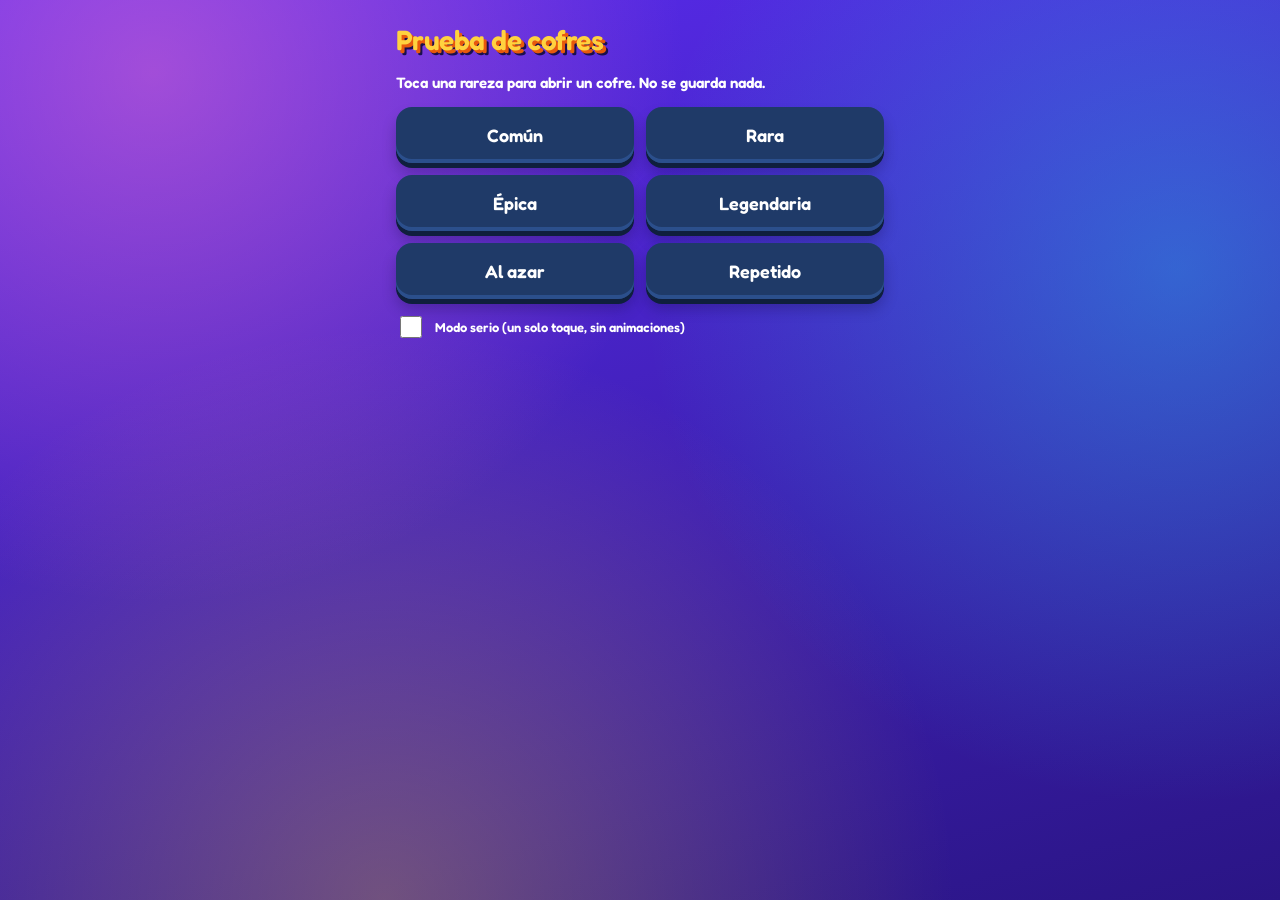
<file: prueba-cofre.html>
<!doctype html>
<html lang="es" data-modo="juego">
<head>
<meta charset="utf-8">
<meta name="viewport" content="width=device-width, initial-scale=1">
<title>Prueba de cofres</title>
<!-- Página de prueba (2026-11-28, pedido del docente): abre el cofre de verdad (js/chest.js) con la rareza que se
     elija, sin iniciar sesión ni gastar los cofres del día. No guarda nada. Se puede borrar cuando ya no haga falta. -->
<link rel="stylesheet" href="css/theme.css">
<link rel="stylesheet" href="css/app.css">
<link rel="stylesheet" href="css/estudiante.css">
<link rel="stylesheet" href="css/modo-juego.css">
<link rel="stylesheet" href="css/temas.css">
<style>
  .pc{max-width:520px; margin:0 auto; padding:24px 16px 40px; display:flex; flex-direction:column; gap:14px}
  .pc h1{color:#ffd23f; text-shadow:3px 3px 0 #e8590c, 5px 5px 0 #1a0f4d; margin:0}
  .pc p{color:#fff; margin:0; font-weight:600}
  .pc .grid{display:grid; grid-template-columns:1fr 1fr; gap:12px}
  .pc .btn{min-height:56px; font-size:18px}
  .pc .row{display:flex; gap:10px; align-items:center; color:#fff; font-weight:600}
  .pc .row input{width:22px; height:22px}
</style>
</head>
<body>
<main class="pc">
  <h1>Prueba de cofres</h1>
  <p>Toca una rareza para abrir un cofre. No se guarda nada.</p>
  <div class="grid">
    <button class="btn" data-r="common">Común</button>
    <button class="btn" data-r="rare">Rara</button>
    <button class="btn" data-r="epic">Épica</button>
    <button class="btn" data-r="legendary">Legendaria</button>
    <button class="btn" data-r="azar">Al azar</button>
    <button class="btn" data-r="common" data-dup="1">Repetido</button>
  </div>
  <label class="row"><input type="checkbox" id="serio"> Modo serio (un solo toque, sin animaciones)</label>
</main>
<script type="module">
  import { openChest } from './js/chest.js';
  import { ALL, RARITY } from './js/rewards.js';
  const azar = () => { const ks = Object.keys(RARITY), t = ks.reduce((s, k) => s + RARITY[k].weight, 0); let x = Math.random() * t;
    for (const k of ks) { x -= RARITY[k].weight; if (x <= 0) return k; } return 'common'; };
  const btns = document.querySelectorAll('[data-r]');
  btns.forEach(b => b.onclick = async () => {
    const r = b.dataset.r === 'azar' ? azar() : b.dataset.r;
    const pool = ALL.filter(x => x.rarity === r);
    const reward = pool[Math.floor(Math.random() * pool.length)];
    const duplicate = !!b.dataset.dup;
    const serio = document.getElementById('serio').checked;
    document.documentElement.dataset.modo = serio ? 'serio' : 'juego';
    btns.forEach(x => x.disabled = true);
    try { await openChest({ modo: serio ? 'serio' : 'juego', result: { reward, duplicate, monedas: duplicate ? RARITY[r].dupMonedas : 0 } }); }
    finally { btns.forEach(x => x.disabled = false); document.documentElement.dataset.modo = 'juego'; }
  });
</script>
</body>
</html>
</file>
<file: css/theme.css>
/* Tokens del sistema de diseño. Un skin futuro solo redefine estas variables.
   Identidad provisional "Pupitre" (2026-11-19, segunda revisión): azul tinta + acento coral, una sola letra (Lexend,
   pensada para la lectura), esquinas contenidas y casi sin sombras. Fredoka queda solo dentro de las actividades. */
@font-face{font-family:"Lexend"; font-weight:400; src:url(../fuentes/lexend-latin-400-normal.woff2) format("woff2"); font-display:swap}
@font-face{font-family:"Lexend"; font-weight:600; src:url(../fuentes/lexend-latin-600-normal.woff2) format("woff2"); font-display:swap}
@font-face{font-family:"Lexend"; font-weight:700; src:url(../fuentes/lexend-latin-700-normal.woff2) format("woff2"); font-display:swap}
@font-face{font-family:"Fredoka"; font-weight:600; src:url(../fuentes/fredoka-latin-600-normal.woff2) format("woff2"); font-display:swap}
:root{
  --bg:#f6f7f9;
  --bg-soft:#eef1f5;
  --card:#ffffff;
  --ink:#16213d;
  --muted:#5a6478;
  --primary:#1f3a68;
  --primary-hover:#172d52;
  --accent:#2f5aa8;
  --accent-soft:#eaf0fa;
  --brand-warm:#ff6b4a;
  --brand-warm-soft:#fff0eb;
  --border:#cfd6e2;
  --line:#e4e8ef;
  --danger:#b3261e;
  --danger-soft:#fdecea;
  --success:#1b6e3a;
  --success-soft:#e6f4ea;
  --warn:#8a5a00;
  --warn-soft:#fff4dc;
  --xp:#f2a516;

  --radius-input:6px;
  --radius-card:8px;
  --radius-sm:6px;
  --shadow:0 1px 2px rgba(22,33,61,.06);
  --shadow-sm:none;
  --focus:0 0 0 3px rgba(47,90,168,.3);
  --focus-ring:3px solid var(--accent);

  --font:"Lexend","Segoe UI",system-ui,-apple-system,Roboto,Arial,sans-serif;
  --font-brand:"Lexend","Segoe UI",system-ui,sans-serif;
  --font-juego:"Fredoka","Lexend",system-ui,sans-serif;
  --fs-sm:13px;
  --fs:15px;
  --fs-lg:18px;
  --fs-xl:26px;

  --sp-1:4px; --sp-2:8px; --sp-3:12px; --sp-4:16px; --sp-5:24px; --sp-6:32px;
  --tap:44px;

  --dur-fast:.15s;
  --dur:.3s;
  --dur-slow:.5s;
}
@media (prefers-reduced-motion: reduce){
  :root{ --dur-fast:0s; --dur:0s; --dur-slow:0s; }
}
</file>
<file: css/app.css>
/* Componentes. Solo usar variables de theme.css. */
*{box-sizing:border-box}
html,body{min-height:100%}
body{
  margin:0; font-family:var(--font); font-size:var(--fs); color:var(--ink); line-height:1.45;
  background:var(--bg);
}
[hidden]{display:none !important}
h1,h2,h3{color:var(--ink); line-height:1.2}
h1,h2{font-family:var(--font-brand); font-weight:600; letter-spacing:-.01em}
h1{font-size:var(--fs-xl); margin:0 0 6px}
h2{font-size:20px; margin:0 0 var(--sp-3)}
h3{font-size:16px; margin:0 0 var(--sp-2)}
a{color:var(--accent)}
.muted{color:var(--muted)}
.small{font-size:var(--fs-sm)}
:focus-visible{outline:var(--focus-ring); outline-offset:2px}

/* ---------- Login (copiado de referencias/login.html) ---------- */
.login-wrap{min-height:100vh; display:flex; align-items:center; justify-content:center; padding:24px 16px}
.login-card{width:100%; max-width:420px; padding:36px 32px 28px}
.school{display:flex; align-items:center; gap:14px}
.logo-slot{
  flex:0 0 64px; width:64px; height:64px; border-radius:16px;
  border:2px dashed var(--border); background:var(--accent-soft); color:var(--muted);
  display:flex; align-items:center; justify-content:center;
  font-size:11px; letter-spacing:.04em; text-transform:uppercase;
}
.school-name{font-size:20px; font-weight:700; line-height:1.2; color:var(--ink)}
.platform{font-size:var(--fs-sm); font-weight:600; letter-spacing:.08em; text-transform:uppercase; color:var(--accent); margin:0 0 4px}
.divider{height:1px; background:var(--line); margin:18px 0 22px}
.sub{margin:0 0 22px; color:var(--muted); font-size:14px}
.demo{
  margin-top:18px; padding:12px 14px; border-radius:12px; background:var(--accent-soft); border:1px solid var(--line);
  font-size:12.5px; color:var(--muted); line-height:1.5;
}
.demo b{color:var(--ink)}
.msg{min-height:20px; margin:12px 0 0; font-size:var(--fs-sm); text-align:center}
.msg.err{color:var(--danger)}
.msg.ok{color:var(--success)}

/* ---------- Formularios ---------- */
label{display:block; font-size:var(--fs-sm); font-weight:600; margin:0 0 6px}
.field{margin-bottom:var(--sp-4)}
.input-wrap{position:relative}
input[type=text],input[type=password],input[type=date],input[type=datetime-local],input[type=number],input:not([type]),select,textarea{
  width:100%; min-height:48px; padding:0 16px; font:inherit; font-size:var(--fs); color:var(--ink);
  border:1.5px solid var(--border); border-radius:var(--radius-input); background:#fff; outline:none;
  transition:border-color var(--dur-fast), box-shadow var(--dur-fast);
}
textarea{padding:12px 16px; min-height:80px; resize:vertical}
input::placeholder,textarea::placeholder{color:#95a3b8}
input:focus,select:focus,textarea:focus{border-color:var(--accent); box-shadow:var(--focus)}
input.invalid,textarea.invalid{border-color:var(--danger)}
.toggle{
  position:absolute; right:8px; top:50%; transform:translateY(-50%);
  border:0; background:none; color:var(--muted); cursor:pointer; border-radius:var(--radius-sm);
  display:flex; align-items:center; justify-content:center; width:40px; height:36px; padding:0;
}
.toggle:hover{background:var(--accent-soft); color:var(--primary)}
.toggle .eye-open{display:none}
.toggle.on .eye-open{display:block}
.toggle.on .eye-closed{display:none}
.hint{font-size:12.5px; color:var(--muted); margin:6px 0 0}

/* ---------- Botones ---------- */
.btn{
  display:inline-flex; align-items:center; justify-content:center; gap:8px;
  min-height:var(--tap); padding:0 18px; border:0; cursor:pointer; text-decoration:none;
  background:var(--primary); color:#fff; font:inherit; font-size:var(--fs); font-weight:600;
  border-radius:var(--radius-input); transition:background var(--dur-fast), transform .05s;
}
.btn:hover{background:var(--primary-hover)}
.btn:active{transform:translateY(1px)}
.btn:disabled{opacity:.5; cursor:not-allowed}
.btn.block{width:100%; height:50px; font-size:16px}
.btn.ghost{background:#fff; color:var(--primary); border:1.5px solid var(--border)}
.btn.ghost:hover{background:var(--accent-soft)}
.btn.danger{background:#fff; color:var(--danger); border:1.5px solid #f0c9c6}
.btn.danger:hover{background:var(--danger-soft)}
.btn.sm{min-height:36px; padding:0 12px; font-size:var(--fs-sm); border-radius:var(--radius-sm)}
.icon-btn{
  width:var(--tap); height:var(--tap); border-radius:var(--radius-sm); border:1.5px solid var(--border);
  background:#fff; color:var(--muted); cursor:pointer; font-size:18px; display:inline-flex; align-items:center; justify-content:center; flex:0 0 auto;
}
.icon-btn:hover{color:var(--danger); border-color:#f0c9c6}
.row{display:flex; gap:var(--sp-3); align-items:center; flex-wrap:wrap}
.row.end{justify-content:flex-end}
.row.between{justify-content:space-between}
.grow{flex:1 1 auto; min-width:0}

/* ---------- Tarjetas ---------- */
.card{background:var(--card); border-radius:var(--radius-card); box-shadow:var(--shadow); padding:var(--sp-5)}
.card + .card{margin-top:var(--sp-4)}
.panel{background:#faf9fe; border:1px solid var(--line); border-radius:16px; padding:var(--sp-4)}
.panel + .panel{margin-top:var(--sp-3)}

/* ---------- Estructura de la app ---------- */
.app-header{background:var(--card); box-shadow:var(--shadow-sm); position:sticky; top:0; z-index:10}
.app-header .bar{max-width:1080px; margin:0 auto; padding:12px 16px; display:flex; align-items:center; gap:var(--sp-4)}
.brand{display:flex; flex-direction:column; min-width:0}
.brand .school-name{font-size:18px}
.brand .platform{margin:2px 0 0; font-size:11.5px}
.user-box{margin-left:auto; display:flex; align-items:center; gap:var(--sp-3)}
.user-name{font-size:var(--fs-sm); color:var(--muted); text-align:right}
.user-name b{display:block; color:var(--ink); font-size:14px}
.xp-chip{
  display:inline-flex; align-items:center; gap:6px; padding:6px 12px; border-radius:999px;
  background:var(--warn-soft); color:var(--warn); font-weight:700; font-size:14px; white-space:nowrap;
}
.xp-chip svg{color:var(--xp)}
.xp-chip.bump{animation:bump var(--dur-slow) ease}
@keyframes bump{40%{transform:scale(1.25)}}
.nav{max-width:1080px; margin:0 auto; padding:0 8px; display:flex; gap:4px; overflow-x:auto; scrollbar-width:none}
.nav a{
  flex:0 0 auto; padding:12px 14px; color:var(--muted); text-decoration:none; font-weight:600; font-size:14px;
  border-bottom:3px solid transparent;
}
.nav a:hover{color:var(--primary)}
.nav a.active{color:var(--primary); border-bottom-color:var(--primary)}
.main{max-width:1080px; margin:0 auto; padding:var(--sp-5) 16px 64px}
.page-head{display:flex; align-items:flex-end; justify-content:space-between; gap:var(--sp-3); flex-wrap:wrap; margin-bottom:var(--sp-4)}
.page-head p{margin:0}

/* ---------- Resúmenes ---------- */
.stats{display:grid; grid-template-columns:repeat(auto-fit,minmax(160px,1fr)); gap:var(--sp-3); margin-bottom:var(--sp-4)}
.stat{background:var(--card); border-radius:18px; box-shadow:var(--shadow-sm); padding:var(--sp-4)}
.stat .n{font-size:28px; font-weight:700; color:var(--primary)}
.stat .l{font-size:var(--fs-sm); color:var(--muted)}

/* ---------- Listas de actividades / tareas ---------- */
.list{display:grid; gap:var(--sp-3)}
.item{
  background:var(--card); border-radius:18px; box-shadow:var(--shadow-sm); padding:var(--sp-4);
  display:flex; gap:var(--sp-4); align-items:center; flex-wrap:wrap;
}
.item .info{flex:1 1 220px; min-width:0}
.item .title{font-weight:700; color:var(--ink); margin:0 0 2px; overflow-wrap:anywhere}
.item .meta{font-size:var(--fs-sm); color:var(--muted)}
.type-icon{
  width:48px; height:48px; border-radius:14px; background:var(--accent-soft); color:var(--primary);
  display:flex; align-items:center; justify-content:center; flex:0 0 48px;
}
.badge{display:inline-block; padding:3px 10px; border-radius:999px; font-size:12px; font-weight:700; white-space:nowrap}
.badge.todo{background:var(--accent-soft); color:var(--accent)}
.badge.doing{background:var(--warn-soft); color:var(--warn)}
.badge.done{background:var(--success-soft); color:var(--success)}
.badge.late{background:var(--danger-soft); color:var(--danger)}
.empty{text-align:center; padding:40px 16px; color:var(--muted)}

/* Carpetas por tipo (Mis actividades) */
.folders{display:grid; grid-template-columns:repeat(auto-fill,minmax(190px,1fr)); gap:var(--sp-3); margin-bottom:var(--sp-5)}
.folder{
  display:flex; align-items:center; gap:10px; min-height:64px; padding:10px 14px; text-decoration:none; color:var(--ink);
  background:var(--card); border:2px solid transparent; border-radius:18px; box-shadow:var(--shadow-sm);
  transition:border-color var(--dur-fast), transform var(--dur-fast);
}
.folder:hover{border-color:var(--border); transform:translateY(-1px)}
.folder.active{border-color:var(--primary); background:var(--accent-soft)}
.folder-icon{width:40px; height:40px; flex:0 0 40px; border-radius:12px; background:var(--accent-soft); color:var(--primary); display:flex; align-items:center; justify-content:center}
.folder.active .folder-icon{background:var(--primary); color:#fff}
.folder-label{flex:1; min-width:0; font-weight:700; font-size:14px; line-height:1.2}
.folder-n{min-width:28px; padding:2px 8px; border-radius:999px; background:#eef2f8; color:var(--muted); font-weight:700; font-size:13px; text-align:center}
.folder.active .folder-n{background:var(--primary); color:#fff}
.folder-title{margin:0 0 var(--sp-3)}
@media (max-width:520px){ .folders{grid-template-columns:repeat(2,minmax(0,1fr)); gap:var(--sp-2)} .folder{min-height:56px; padding:8px 10px} .folder-icon{width:34px; height:34px; flex-basis:34px} }

/* Selector de tipo */
.types{display:grid; grid-template-columns:repeat(auto-fit,minmax(220px,1fr)); gap:var(--sp-3)}
.type-card{
  text-align:left; background:var(--card); border:2px solid transparent; border-radius:20px; box-shadow:var(--shadow-sm);
  padding:var(--sp-4); cursor:pointer; font:inherit; color:inherit; transition:border-color var(--dur-fast), transform var(--dur-fast);
}
.type-card:hover{border-color:var(--accent); transform:translateY(-2px)}
.type-card h3{margin:var(--sp-3) 0 4px}
.type-card p{margin:0; font-size:var(--fs-sm); color:var(--muted)}

/* Tablas */
.table-wrap{overflow-x:auto; -webkit-overflow-scrolling:touch}
table{width:100%; border-collapse:collapse; font-size:14px}
th,td{padding:12px 10px; text-align:left; border-bottom:1px solid var(--line); white-space:nowrap}
th{font-size:12px; text-transform:uppercase; letter-spacing:.05em; color:var(--muted); font-weight:700}
td.name{font-weight:600; white-space:normal}
/* Primera columna (estudiante) fija al desplazar la tabla de una unidad a lo ancho */
.table-wrap th:first-child,.table-wrap td:first-child{position:sticky; left:0; background:var(--card); z-index:1; box-shadow:1px 0 0 var(--line)}

/* Editor de actividades */
.editor-item{position:relative}
.editor-item .row{align-items:flex-start}
.editor-item .num{font-weight:700; color:var(--primary); font-size:var(--fs-sm); margin-bottom:var(--sp-2)}
.opt-row{display:flex; gap:var(--sp-2); align-items:center; margin-bottom:var(--sp-2)}
.opt-row input[type=radio]{width:22px; height:22px; accent-color:var(--success); flex:0 0 auto; cursor:pointer}
.pair-row{display:flex; gap:var(--sp-3); align-items:center; flex-wrap:wrap}
.img-drop{
  width:96px; height:96px; flex:0 0 96px; border:2px dashed var(--border); border-radius:14px; background:#fff;
  display:flex; align-items:center; justify-content:center; text-align:center; cursor:pointer; overflow:hidden;
  font-size:12px; color:var(--muted); padding:4px;
}
.img-drop img{width:100%; height:100%; object-fit:cover}
.img-drop.invalid{border-color:var(--danger)}
#preview,.errors{scroll-margin-top:140px}
.preview-box{border:2px dashed var(--border); border-radius:var(--radius-card); padding:var(--sp-4); background:var(--bg)}
.errors{color:var(--danger); font-size:var(--fs-sm); margin:var(--sp-3) 0 0; padding-left:18px}

/* ---------- Reproductor ---------- */
.player{max-width:720px; margin:0 auto}
.player-top{display:flex; align-items:center; gap:var(--sp-3); margin-bottom:var(--sp-4)}
.progress{flex:1; height:10px; background:#dbe7f8; border-radius:999px; overflow:hidden}
.progress > i{display:block; height:100%; background:var(--accent); border-radius:999px; transition:width var(--dur) ease}
.timer{font-variant-numeric:tabular-nums; font-size:var(--fs-sm); color:var(--muted); min-width:48px; text-align:right}
.q-title{font-size:20px; font-weight:700; color:var(--ink); margin:0 0 var(--sp-4); overflow-wrap:anywhere}
.options{display:grid; gap:var(--sp-3)}
.option{
  display:flex; align-items:center; gap:var(--sp-3); width:100%; min-height:56px; padding:12px 16px; text-align:left;
  background:#fff; border:2px solid var(--border); border-radius:16px; font:inherit; font-size:16px; color:var(--ink); cursor:pointer;
  transition:border-color var(--dur-fast), background var(--dur-fast), transform var(--dur-fast);
}
.option:hover:not(:disabled){border-color:var(--accent); background:var(--accent-soft)}
.option .key{
  width:30px; height:30px; flex:0 0 30px; border-radius:9px; background:var(--accent-soft); color:var(--primary);
  font-weight:700; display:flex; align-items:center; justify-content:center; font-size:14px;
}
.option.correct{border-color:var(--success); background:var(--success-soft)}
.option.correct .key{background:var(--success); color:#fff}
.option.wrong{border-color:var(--danger); background:var(--danger-soft); animation:shake var(--dur) ease}
.option.wrong .key{background:var(--danger); color:#fff}
.option:disabled{cursor:default}
@keyframes shake{20%,60%{transform:translateX(-6px)}40%,80%{transform:translateX(6px)}}
@keyframes pop{50%{transform:scale(1.04)}}
.feedback{margin-top:var(--sp-4); padding:14px 16px; border-radius:16px; font-weight:600; display:flex; align-items:center; gap:var(--sp-3); flex-wrap:wrap}
.feedback.ok{background:var(--success-soft); color:var(--success)}
.feedback.bad{background:var(--danger-soft); color:var(--danger)}
.feedback .btn{margin-left:auto}

/* Completar texto */
.fill-text{font-size:19px; line-height:2.4; overflow-wrap:anywhere}
.fill-text input.gap{
  display:inline-block; min-width:90px; max-width:100%; width:auto; min-height:40px; height:40px; padding:0 10px; margin:0 4px; vertical-align:middle;
  border:none; border-bottom:2.5px solid var(--accent); border-radius:8px 8px 0 0; background:var(--accent-soft);
  font:inherit; font-size:18px; text-align:center; color:var(--primary); font-weight:600;
}
.fill-text input.gap:focus{box-shadow:var(--focus); border-color:var(--accent)}
.fill-text input.gap.correct{background:var(--success-soft); border-color:var(--success); color:var(--success)}
.fill-text input.gap.wrong{background:var(--danger-soft); border-color:var(--danger); color:var(--danger)}
.bank{display:flex; flex-wrap:wrap; gap:var(--sp-2); margin-top:var(--sp-4)}
.chip{
  min-height:var(--tap); padding:0 16px; border-radius:12px; border:2px solid var(--border); background:#fff; font:inherit; font-size:16px;
  color:var(--ink); cursor:pointer; transition:border-color var(--dur-fast), transform var(--dur-fast), opacity var(--dur-fast);
}
.chip:hover:not(:disabled){border-color:var(--accent)}
.chip.used{opacity:.35}
.correction{font-size:var(--fs-sm); color:var(--muted); margin-top:var(--sp-2)}

/* Reordenar */
.slots{
  min-height:72px; padding:12px; border:2px dashed var(--border); border-radius:16px; background:#fff;
  display:flex; flex-wrap:wrap; gap:var(--sp-2); align-content:flex-start;
}
.slots.ok{border-style:solid; border-color:var(--success); background:var(--success-soft)}
.slots.bad{border-style:solid; border-color:var(--danger); background:var(--danger-soft)}
.pool{display:flex; flex-wrap:wrap; gap:var(--sp-2); margin-top:var(--sp-4); min-height:52px}
.word{
  min-height:var(--tap); padding:0 14px; border-radius:12px; border:2px solid var(--border); background:#fff; font:inherit; font-size:17px;
  color:var(--ink); cursor:grab; touch-action:none; user-select:none; -webkit-user-select:none;
  box-shadow:0 2px 0 var(--border);
}
.slots .word{border-color:var(--accent); background:var(--accent-soft); color:var(--primary); font-weight:600; box-shadow:0 2px 0 #b9cdf0}
.word.dragging{opacity:.4}
.word.ghost{position:fixed; z-index:100; pointer-events:none; opacity:.95; box-shadow:var(--shadow)}
.drop-marker{width:3px; align-self:stretch; background:var(--accent); border-radius:2px}
/* Reordenar: una sola línea que se reacomoda en vivo; las palabras en su lugar se fijan en verde */
.slots.linea{justify-content:center; align-content:center; min-height:96px; padding:16px; gap:10px}
.slots.linea .word{will-change:transform}
.slots.linea .word.dragging{opacity:.25}
.slots.linea .word.sel{outline:3px solid var(--accent); outline-offset:3px; transform:translateY(-3px)}
.slots.linea .word.fija{border-color:var(--success); background:var(--success-soft); color:var(--success); box-shadow:0 2px 0 var(--success); cursor:default}
.slots.linea .word.par{color:var(--success)}
.slots.linea .word.recien{animation:palabra-fija .4s cubic-bezier(.3,1.7,.5,1)}
@keyframes palabra-fija{0%{transform:scale(.85)} 60%{transform:scale(1.12)} 100%{transform:none}}
@media (prefers-reduced-motion: reduce){ .slots.linea .word.recien{animation:none} }

/* Memoria */
.mem-grid{display:grid; grid-template-columns:repeat(4,1fr); gap:var(--sp-3)}
.mem-card{
  display:block; width:100%; aspect-ratio:3/4; perspective:800px; border:0; padding:0; background:none; cursor:pointer; font:inherit;
}
.mem-card .inner{display:block; position:relative; width:100%; height:100%; transition:transform var(--dur-slow); transform-style:preserve-3d}
.mem-card.up .inner,.mem-card.matched .inner{transform:rotateY(180deg)}
.mem-card .face{
  position:absolute; inset:0; border-radius:14px; backface-visibility:hidden; -webkit-backface-visibility:hidden;
  display:flex; align-items:center; justify-content:center; overflow:hidden;
}
.mem-card .back{background:linear-gradient(135deg,var(--primary),var(--accent)); color:#fff; font-size:26px; font-weight:700; box-shadow:var(--shadow-sm)}
.mem-card .front{background:#fff; border:2px solid var(--border); transform:rotateY(180deg); padding:6px; text-align:center;
  font-size:clamp(13px,3.6vw,20px); font-weight:700; color:var(--primary); overflow-wrap:anywhere}
.mem-card .front img{width:100%; height:100%; object-fit:cover; border-radius:9px}
.mem-card.matched .front{border-color:var(--success); box-shadow:0 0 0 3px var(--success-soft)}
.mem-card.miss .front{border-color:var(--danger)}
.mem-card:disabled{cursor:default}
@media (max-width:520px){ .mem-grid{grid-template-columns:repeat(4,1fr); gap:var(--sp-2)} }

/* Resultado */
.result{text-align:center}
.result .score-ring{
  width:150px; height:150px; margin:8px auto 16px; border-radius:50%;
  display:flex; flex-direction:column; align-items:center; justify-content:center;
  background:conic-gradient(var(--success) calc(var(--p)*1%), #e1ebf8 0); position:relative;
}
.result .score-ring::before{content:""; position:absolute; inset:12px; background:#fff; border-radius:50%}
.result .score-ring b,.result .score-ring span{position:relative}
.result .score-ring b{font-size:36px; color:var(--primary)}
.result .score-ring span{font-size:var(--fs-sm); color:var(--muted)}
.result-stats{display:flex; justify-content:center; gap:var(--sp-5); flex-wrap:wrap; margin:var(--sp-3) 0 var(--sp-5)}
.result-stats div{min-width:90px}
.result-stats b{display:block; font-size:22px; color:var(--ink)}
.result-stats span{font-size:var(--fs-sm); color:var(--muted)}
.xp-gain{display:inline-flex; align-items:center; gap:6px; padding:8px 16px; border-radius:999px; background:var(--warn-soft); color:var(--warn); font-weight:700; animation:pop var(--dur-slow) ease 2}

/* ---------- Unidades ---------- */
.type-icon.unit{background:var(--primary); color:#fff}
.unit-types{display:flex; flex-wrap:wrap; gap:4px; margin-top:8px}
.mini-type{width:28px; height:28px; border-radius:8px; background:var(--accent-soft); color:var(--primary); display:inline-flex; align-items:center; justify-content:center}
.mini-type svg{width:17px; height:17px}
.mini-progress{height:6px; max-width:240px; margin-top:8px; background:#dbe7f8; border-radius:999px; overflow:hidden}
.mini-progress i{display:block; height:100%; background:var(--accent)}
.stat.flat{box-shadow:none; background:#f7faff}
.empty > svg{width:40px; height:40px; color:var(--accent)}
.step-row{box-shadow:none; border:1px solid var(--line)}
.step-n{width:28px; height:28px; flex:0 0 28px; border-radius:50%; background:var(--primary); color:#fff; font-weight:700; font-size:13px; display:flex; align-items:center; justify-content:center}
.chips{display:flex; flex-wrap:wrap; gap:var(--sp-2)}
.chip-filter{min-height:36px; padding:0 14px; border-radius:999px; border:1.5px solid var(--border); background:#fff; font:inherit; font-size:var(--fs-sm); font-weight:600; color:var(--muted); cursor:pointer}
.chip-filter:hover{color:var(--primary); border-color:var(--accent)}
.chip-filter.active{background:var(--primary); border-color:var(--primary); color:#fff}
.seg{display:flex; flex-wrap:wrap; gap:var(--sp-2); margin-bottom:var(--sp-4)}
.seg-btn{
  flex:1 1 200px; display:flex; align-items:center; justify-content:center; gap:8px; min-height:var(--tap); padding:8px 14px;
  border-radius:var(--radius-input); border:2px solid var(--border); background:#fff; font:inherit; font-weight:600; color:var(--muted); cursor:pointer;
}
.seg-btn svg{width:20px; height:20px}
.seg-btn:hover{border-color:var(--accent); color:var(--primary)}
.seg-btn.active{border-color:var(--primary); background:var(--accent-soft); color:var(--primary)}
.unit-head{margin-top:var(--sp-3)}
.path{list-style:none; margin:var(--sp-4) 0 0; padding:0; position:relative}
.path::before{content:""; position:absolute; left:17px; top:24px; bottom:24px; width:3px; background:#d3e1f5; border-radius:2px}
.path-step{position:relative; display:flex; align-items:center; gap:var(--sp-3); margin-bottom:var(--sp-3)}
.path-step .item{flex:1; min-width:0}
.path-dot{
  position:relative; z-index:1; width:38px; height:38px; flex:0 0 38px; border-radius:50%; background:#fff; border:3px solid #d3e1f5;
  display:flex; align-items:center; justify-content:center; font-weight:700; color:var(--muted);
}
.path-step.done .path-dot{background:var(--success); border-color:var(--success); color:#fff}
.path-step.next .path-dot{border-color:var(--accent); color:var(--accent); box-shadow:0 0 0 5px rgba(47,90,168,.15)}
.path-step.next .item{outline:2px solid var(--accent)}

/* ---------- Emparejar ---------- */
.match-grid{display:grid; grid-template-columns:1fr 1fr; gap:var(--sp-3)}
.match-col{display:grid; gap:var(--sp-2); align-content:start}
.match-item{
  min-height:52px; padding:10px 12px; border-radius:14px; border:2px solid var(--border); background:#fff; font:inherit; font-size:16px;
  color:var(--ink); cursor:pointer; text-align:center; overflow-wrap:anywhere; transition:border-color var(--dur-fast), background var(--dur-fast);
}
.match-item:hover:not(:disabled){border-color:var(--accent)}
.match-item.selected{border-color:var(--accent); background:var(--accent-soft); color:var(--primary); font-weight:600}
.match-item.matched{border-color:var(--success); background:var(--success-soft); color:var(--success); cursor:default}
.match-item.wrong{border-color:var(--danger); background:var(--danger-soft); animation:shake var(--dur) ease}

/* ---------- Clasificar ---------- */
.group-editor{display:grid; grid-template-columns:repeat(auto-fit,minmax(200px,1fr)); gap:var(--sp-3)}
.classify-card{
  margin:4px auto 20px; max-width:360px; min-height:76px; padding:16px 20px; border-radius:18px; background:#fff; border:2px solid var(--border);
  box-shadow:var(--shadow-sm); font-size:24px; font-weight:700; color:var(--primary); display:flex; align-items:center; justify-content:center; text-align:center;
  animation:pop var(--dur) ease;
}
.classify-card.ok{border-color:var(--success); background:var(--success-soft); color:var(--success)}
.classify-card.bad{border-color:var(--danger); background:var(--danger-soft); color:var(--danger); font-size:19px}
.bins{display:grid; grid-template-columns:repeat(var(--cols),minmax(0,1fr)); gap:var(--sp-2)}
.bin{display:flex; flex-direction:column; gap:var(--sp-2); background:#f7faff; border:1px solid var(--line); border-radius:16px; padding:var(--sp-2)}
.bin-btn{width:100%; min-height:52px; white-space:normal; line-height:1.15}
.bin-items{display:flex; flex-wrap:wrap; gap:4px; min-height:24px}
.bin-chip{font-size:12.5px; padding:2px 8px; border-radius:8px; background:var(--success-soft); color:var(--success); font-weight:600}
.bin-chip.bad{background:var(--danger-soft); color:var(--danger); text-decoration:underline wavy}
@media (max-width:520px){ .bins{grid-template-columns:repeat(2,minmax(0,1fr))} }

/* ---------- Lectura / Audio / Dictado ---------- */
.passage{border:1px solid var(--line); background:#fbfdff; border-radius:16px; margin-bottom:var(--sp-4)}
.passage summary{display:flex; align-items:center; gap:10px; padding:12px 16px; cursor:pointer; font-weight:700; color:var(--primary); list-style:none}
.passage summary::-webkit-details-marker{display:none}
.passage summary svg{width:22px; height:22px; flex:0 0 22px}
.passage summary::after{content:"Ocultar"; margin-left:auto; font-size:12.5px; font-weight:600; color:var(--accent)}
.passage:not([open]) summary::after{content:"Ver texto"}
.passage-body{padding:0 16px 8px; max-height:45vh; overflow:auto; font-size:16.5px; line-height:1.7}
.passage-body p{margin:0 0 12px}
.options.tf{grid-template-columns:1fr 1fr}
.listen-box{display:flex; align-items:center; gap:var(--sp-3); flex-wrap:wrap; padding:var(--sp-4); border-radius:18px; background:var(--accent-soft); margin-bottom:var(--sp-4)}
.listen-btn{
  width:60px; height:60px; flex:0 0 60px; border-radius:50%; border:0; background:var(--primary); color:#fff; cursor:pointer;
  display:inline-flex; align-items:center; justify-content:center; box-shadow:0 4px 14px rgba(22,33,61,.3); transition:transform var(--dur-fast), background var(--dur-fast);
}
.listen-btn:hover:not(:disabled){background:var(--primary-hover); transform:scale(1.05)}
.listen-btn:disabled{background:#9fb2cf; box-shadow:none; cursor:not-allowed}
.listen-btn.playing{background:var(--accent); animation:pulse 1.2s ease infinite}
@keyframes pulse{50%{box-shadow:0 0 0 10px rgba(47,90,168,.15)}}
.listen-bar{height:6px; margin-top:8px; background:#fff; border-radius:999px; overflow:hidden}
.listen-bar i{display:block; height:100%; width:0; background:var(--accent); transition:width 1.5s linear}
.btn.active{background:var(--primary); color:#fff; border-color:var(--primary)}
input.dict-input{font-size:20px; min-height:56px; text-align:center; font-weight:600}
input.dict-input.correct{border-color:var(--success); background:var(--success-soft); color:var(--success)}
input.dict-input.wrong{border-color:var(--danger); background:var(--danger-soft); color:var(--danger)}

/* Sopa de letras */
.ws-layout{display:grid; grid-template-columns:minmax(0,1fr) 190px; gap:var(--sp-5); align-items:start}
.ws-board{container-type:inline-size; width:100%; max-width:min(560px, 64vh); margin:0 auto}
.ws-grid{
  display:grid; grid-template-columns:repeat(var(--n),1fr); gap:2px; padding:8px; border-radius:18px; background:#fff;
  border:2px solid var(--border); box-shadow:var(--shadow-sm); touch-action:none; user-select:none; -webkit-user-select:none;
}
.ws-cell{
  aspect-ratio:1; display:flex; align-items:center; justify-content:center; border-radius:999px; cursor:pointer;
  font-weight:700; font-size:calc((100cqi - 16px) / var(--n) * .52); color:var(--primary); line-height:1;
  transition:background var(--dur-fast), color var(--dur-fast), transform var(--dur-fast);
}
.ws-cell.found{color:#fff}
.ws-cell.found[data-color="0"]{background:#1f3a68} .ws-cell.found[data-color="1"]{background:#1b8a52}
.ws-cell.found[data-color="2"]{background:#c4581c} .ws-cell.found[data-color="3"]{background:#8a3fc4}
.ws-cell.found[data-color="4"]{background:#c42d6a} .ws-cell.found[data-color="5"]{background:#0f7f8c}
.ws-cell.sel{background:var(--xp); color:#fff; transform:scale(1.08)}
.ws-cell.miss{background:var(--danger); color:#fff; animation:shake .4s ease}
.ws-words{list-style:none; margin:0; padding:0; display:flex; flex-direction:column; gap:6px}
.ws-word{padding:8px 12px; border-radius:12px; background:var(--accent-soft); color:var(--primary); font-weight:600; font-size:17px; overflow-wrap:anywhere}
.ws-word.done{background:var(--success-soft); color:var(--success); text-decoration:line-through; text-decoration-thickness:2px}
.ws-word.correct{animation:pop .5s ease}
.ws-opt{display:flex; align-items:center; gap:8px; font-weight:600; cursor:pointer}
.ws-opt input{width:20px; height:20px; min-height:0}
@media (max-width:700px){
  .ws-layout{grid-template-columns:1fr; gap:var(--sp-3)}
  .ws-words{flex-direction:row; flex-wrap:wrap; justify-content:center; order:-1}
  .ws-word{padding:5px 10px; font-size:15px}
}

/* Ahorcado */
/* Tablero fijo: dibujo a la izquierda (tamaño constante), pista + palabra + vidas a la derecha; nada cambia de
   tamaño al jugar, así que nada se corre. En pantallas angostas el dibujo va arriba, también de alto fijo. */
.hm-play{display:grid; grid-template-columns:clamp(190px,36%,320px) minmax(0,1fr); align-items:center; gap:clamp(16px,3vw,36px);
  padding:clamp(12px,2vw,20px); margin-bottom:var(--sp-4); border-radius:22px; background:#fff; border:1px solid var(--line)}
.hm-fig{aspect-ratio:200/205; width:100%; border-radius:16px; background:linear-gradient(#dff1ff 0 70%, #eaf8e2 70%); overflow:hidden}
.hm-svg{display:block; width:100%; height:100%}
.hm-p{opacity:0; transform:translateY(-10px) scale(.85); transform-box:fill-box; transform-origin:center; transition:opacity .25s, transform .4s cubic-bezier(.3,1.6,.5,1)}
.hm-p.on{opacity:1; transform:none}
.hm-side{display:flex; flex-direction:column; align-items:center; gap:clamp(12px,2vw,20px); min-width:0}
.hm-hint{text-align:center; margin:0; min-height:2.6em; display:flex; align-items:center; justify-content:center; font-weight:700; font-size:clamp(18px,2.6vw,26px); line-height:1.3; color:var(--ink); text-wrap:balance}
.hm-lives{display:flex; gap:6px; justify-content:center; height:26px}
.hm-lives i{width:26px; height:24px; background:#d9dee8; -webkit-mask:var(--corazon) center/contain no-repeat; mask:var(--corazon) center/contain no-repeat; transition:background .3s, transform .3s;
  --corazon:url("data:image/svg+xml,%3Csvg xmlns='http://www.w3.org/2000/svg' viewBox='0 0 24 22'%3E%3Cpath d='M12 21.5 10.3 20C4.2 14.5 0 10.8 0 6.3 0 2.6 2.9 0 6.5 0c2 0 4.1 1 5.5 2.6C13.4 1 15.5 0 17.5 0 21.1 0 24 2.6 24 6.3c0 4.5-4.2 8.2-10.3 13.7z'/%3E%3C/svg%3E")}
.hm-lives i.on{background:#ef4b5f}
.hm-word{display:flex; flex-wrap:wrap; justify-content:center; gap:6px clamp(14px,3vw,26px); max-width:100%; min-height:clamp(36px,8vw,56px)}
/* Una palabra no se parte entre líneas: sus casillas se achican si hace falta */
.hm-palabra{display:flex; flex-wrap:nowrap; gap:6px; min-width:0}
.hm-palabra .hm-slot,.hm-palabra .hm-sym{flex:0 1 auto; min-width:14px}
/* Teclado A–Z (el teclado queda dentro del tablero, en una fila propia) */
.hm-play > .hm-keys{grid-column:1/-1}
@media (max-width:560px){
  .hm-play{grid-template-columns:1fr; justify-items:center}
  .hm-fig{width:170px}
}
@media (prefers-reduced-motion: reduce){ .hm-p{transition:none} }
.hm-slot,.hm-gap,.hm-sym{
  width:clamp(26px,6vw,44px); height:clamp(36px,8vw,56px); display:flex; align-items:flex-end; justify-content:center;
  font-weight:800; font-size:clamp(20px,5vw,34px); color:var(--primary); line-height:1.2
}
.hm-slot{border-bottom:4px solid var(--primary)}
.hm-slot.shown{animation:pop .35s ease}
.hm-slot.reveal{color:var(--danger)}
.hm-gap{width:clamp(12px,3vw,22px)}
.hm-keys{display:flex; flex-wrap:wrap; justify-content:center; gap:6px; max-width:min(100%, 640px); margin:0 auto}
.hm-row{display:flex; gap:6px; justify-content:center; width:100%}
.hm-key{
  flex:0 1 46px; min-width:0; height:48px; border-radius:12px; border:2px solid var(--border); background:#fff; color:var(--primary);
  font:inherit; font-weight:700; font-size:19px; cursor:pointer; box-shadow:0 3px 0 var(--border); transition:transform var(--dur-fast)
}
.hm-key:hover:not(:disabled){transform:translateY(-2px)}
.hm-key:disabled{cursor:default}
.hm-key.ok,.hm-key.k-ok{background:var(--success-soft); border-color:var(--success); color:var(--success); box-shadow:none}
.hm-key.bad,.hm-key.k-bad{background:#eef1f5; border-color:#d5dce6; color:#9aa6b8; box-shadow:none; text-decoration:line-through}
.hm-key:disabled:not(.ok):not(.bad):not(.k-ok):not(.k-bad){opacity:.5}
@media (max-width:520px){ .hm-row{gap:4px} .hm-key{height:44px; font-size:16px; border-radius:9px} }

/* Crucigrama (2026-11-21, como WordWall): pista grande, tablero de casillas sueltas con los números afuera,
   fichas al escribir. Base para el modo serio; el escenario (temas.css) lo pone al lado de la pista y lo escala. */
@property --cel{syntax:'<length>'; inherits:true; initial-value:40px}
.cw{display:flex; flex-direction:column; align-items:center; gap:12px}
.cw-pista{margin:0; min-height:2.4em; text-align:center; font-weight:600; font-size:clamp(18px,2.6vw,26px); line-height:1.25; color:var(--ink); text-wrap:balance; animation:esc-aparece .22s ease-out}
.cw-board{width:100%; display:flex; justify-content:center}
.cw-grid{--cel:min(46px, calc((100vw - 64px) / (var(--w) * 1.08)), calc(58vh / (var(--h) * 1.08)));
  display:grid; grid-template-columns:repeat(var(--w), var(--cel)); grid-auto-rows:var(--cel); gap:calc(var(--cel) * .08); margin:0 auto}
.cw-empty{position:relative; display:block}
.cw-cell{position:relative; display:block; border:2px solid #b4b8bf; border-radius:3px; background:#fff; cursor:text;
  transition:opacity .25s ease, background .12s, border-color .12s}
.cw-cell input{position:absolute; inset:0; width:100%; height:100%; min-height:0; padding:0; border:0; border-radius:0; background:transparent;
  text-align:center; text-transform:uppercase; font-weight:600; color:var(--ink); caret-color:transparent; font-size:max(16px, calc(var(--cel) * .56))}
.cw-cell input:focus{outline:none; box-shadow:none}
.cw-n{position:absolute; top:1px; left:3px; font-size:max(10px, calc(var(--cel) * .26)); font-weight:700; color:var(--muted); line-height:1; pointer-events:none; z-index:1}
.cw-num{display:flex; height:100%; font-weight:600; font-size:calc(var(--cel) * .5); line-height:1; color:var(--ink)}
.cw-num.h{justify-content:flex-end; align-items:center; padding-right:.2em}
.cw-num.v{justify-content:center; align-items:flex-end; padding-bottom:.08em}
/* Palabra activa: borde más oscuro; casilla activa en azul; el resto del tablero se atenúa */
.cw-cell.on:not(.lleno){border-color:#8f949c}
.cw-cell.cur{border-color:#1e9be9; box-shadow:0 0 0 2px #1e9be9}
.cw-grid.activa .cw-cell:not(.on),.cw-grid.activa .cw-num{opacity:.3}
/* Fichas: cada letra escrita se vuelve ficha (azul en "Colores", el color del botón en los demás) */
.cw-cell.lleno,.cw-cell.resuelta{background:var(--cw-ficha, var(--primary)); border-color:var(--cw-ficha, var(--primary));
  box-shadow:inset 0 -3px 0 rgba(0,0,0,.2), inset 0 2px 0 rgba(255,255,255,.22)}
.cw-cell.lleno input,.cw-cell.resuelta input{color:#fff}
.cw-cell.lleno.cur{box-shadow:0 0 0 3px #0d5fa8, inset 0 -3px 0 rgba(0,0,0,.2)}
.cw-cell.lleno input{animation:cw-ficha .14s cubic-bezier(.3,1.5,.5,1)}
.cw-cell.recien{animation:cw-bien .26s ease}
.cw-cell.fallo{background:#6b6f76 !important; border-color:#6b6f76 !important; animation:cw-mal .36s ease-in-out}
.cw-cell.fallo input{color:#fff}
.cw-cell.revelada{background:#fff; border-color:#b4b8bf; box-shadow:none}
.cw-cell.revelada input{color:var(--ww-bad, #e0394b)}
@keyframes cw-ficha{from{transform:scale(.6); opacity:.2}}
@keyframes cw-bien{50%{transform:scale(1.12)}}
@keyframes cw-mal{20%{translate:-6px}40%{translate:6px}60%{translate:-4px}80%{translate:4px}}
/* ✓ / ✗ dibujadas en la casilla libre que sigue a la palabra */
.cw-marca{position:absolute; inset:0; display:grid; place-items:center; pointer-events:none}
.cw-marca svg{width:calc(var(--cel) * .7); height:calc(var(--cel) * .7); fill:none; stroke-width:3.2; stroke-linecap:round; stroke-linejoin:round; stroke-dasharray:1; stroke-dashoffset:1;
  animation:trazo .3s cubic-bezier(.65,0,.35,1) forwards}
.cw-marca.bien svg{stroke:var(--ww-ok, #1fb57a); animation:trazo .3s cubic-bezier(.65,0,.35,1) .15s forwards, cw-se-va .2s ease-in 1.3s forwards}
.cw-marca.mal svg{stroke:var(--ww-bad, #e0394b)}
@keyframes trazo{to{stroke-dashoffset:0}}
@keyframes cw-se-va{to{opacity:0}}
.cw-pista.fin{opacity:.35; transition:opacity .3s}
.cw .feedback.cw-fb{justify-content:center}
.cw-ed-row{display:flex; gap:var(--sp-2); flex-wrap:wrap}
.cw-ed-row [data-a]{flex:0 1 220px}
.cw-ed-row [data-c]{flex:1 1 260px}
@media (prefers-reduced-motion: reduce){ .cw-cell,.cw-cell input,.cw-marca svg,.cw-pista{animation:none !important; stroke-dashoffset:0 !important} }

/* Toast */
.toast{
  position:fixed; left:50%; bottom:24px; transform:translateX(-50%); z-index:200; max-width:calc(100% - 32px);
  background:var(--ink); color:#fff; padding:12px 18px; border-radius:14px; box-shadow:var(--shadow); font-size:14px;
}
.toast.err{background:var(--danger)}

/* Diálogo */
dialog{border:0; border-radius:var(--radius-card); box-shadow:var(--shadow); padding:var(--sp-5); max-width:min(480px, calc(100% - 32px)); width:100%}
dialog::backdrop{background:rgba(11,15,26,.45)}

/* ---------- Responsive ---------- */
@media (max-width:640px){
  .app-header .bar{padding:10px 12px; gap:var(--sp-3)}
  .app-header .logo-slot{flex-basis:48px; width:48px; height:48px; font-size:9px; border-radius:12px}
  .brand .school-name{font-size:15px}
  .brand .platform{font-size:10px}
  .user-name{display:none}
  .card{padding:var(--sp-4); border-radius:20px}
  .main{padding-top:var(--sp-4)}
  .q-title{font-size:18px}
  .fill-text{font-size:17px}
}
@media (max-width:420px){ .login-card{padding:28px 20px 22px} .login-card .school-name{font-size:18px} }

/* Feedback inmediato en el resultado: qué revisar */
.fb-list{margin:14px auto 0; max-width:460px; text-align:left; background:var(--danger-soft); color:var(--ink); border-radius:16px; padding:12px 16px}
.fb-list ul{margin:6px 0 0; padding-left:18px}
.fb-list li{margin:3px 0}
.fb-list s{color:var(--danger)}
.fb-list b{color:var(--success)}
.fb-list > b{color:var(--ink)}

/* Selector de grado en las listas (se clasifica después de crear) */
select.grade-pick{width:auto; min-height:36px; padding:0 30px 0 12px; font-size:13px; font-weight:600; border-radius:999px}
select.grade-pick.unset{border-color:var(--warn); color:var(--warn); background-color:var(--warn-soft)}

/* Reloj que pone el docente: cuenta regresiva y fin del tiempo */
.timer.down{font-weight:700; color:var(--primary); font-size:15px}
.timer.warn{color:var(--danger); animation:pulse 1s ease infinite}
.time-up{display:flex; flex-direction:column; align-items:center; gap:4px; text-align:center; margin-bottom:16px; padding:14px; border-radius:16px; background:var(--danger-soft); color:var(--danger)}
.time-up b{font-size:20px}

/* ---------- Revisión 2026-11-16 ---------- */
.skip-link{position:absolute; left:8px; top:-60px; z-index:100; background:var(--primary); color:#fff; padding:10px 14px; border-radius:10px; text-decoration:none; font-weight:700}
.skip-link:focus{top:8px}
.main h1:focus{outline:none}
/* Navegación del docente en celular: en dos filas en vez de pestañas escondidas con scroll */
@media (max-width:640px){
  .nav{flex-wrap:wrap; overflow:visible; padding:4px 8px 6px; gap:2px 4px}
  .nav a{padding:8px 10px; font-size:13.5px; border-bottom-width:2px}
}
/* Menú "Más" de cada fila */
.more{position:relative}
.more > summary{list-style:none; cursor:pointer}
.more > summary::-webkit-details-marker{display:none}
.more-menu{position:absolute; right:0; top:calc(100% + 6px); z-index:20; min-width:180px; background:var(--card); border:1px solid var(--line);
  border-radius:14px; box-shadow:var(--shadow); padding:6px; display:grid}
.more-menu a,.more-menu button{display:block; text-align:left; padding:10px 12px; border-radius:10px; border:0; background:none; font:inherit;
  font-size:14px; color:var(--ink); text-decoration:none; cursor:pointer; min-height:var(--tap)}
.more-menu a:hover,.more-menu button:hover{background:var(--accent-soft)}
.more-menu .danger-txt{color:var(--danger)}
/* Inicio del docente: lo que pide atención hoy */
.today{display:grid; grid-template-columns:repeat(auto-fit,minmax(260px,1fr)); gap:var(--sp-3); margin-bottom:var(--sp-4)}
.today .card{margin:0}
.today h2{font-size:16px; margin:0 0 10px; display:flex; align-items:center; gap:8px}
.today ul{list-style:none; margin:0; padding:0; display:grid; gap:8px}
.today li{display:flex; gap:8px; align-items:center; justify-content:space-between; font-size:14px}
.today li .grow{min-width:0}
.dot{width:10px; height:10px; border-radius:50%; flex:none; background:var(--warn)}
.dot.bad{background:var(--danger)} .dot.ok{background:var(--success)}
.missed-q{display:grid; gap:2px}
.missed-q b{font-weight:600}
/* Resultados: análisis por pregunta y detalle por estudiante */
.tabs{display:flex; gap:6px; margin:4px 0 14px; flex-wrap:wrap}
.tabs button{border:1px solid var(--border); background:var(--card); border-radius:999px; padding:8px 14px; font:inherit; font-weight:600; cursor:pointer; color:var(--muted); min-height:40px}
.tabs button[aria-selected="true"]{background:var(--primary); color:#fff; border-color:var(--primary)}
.qa-bar{height:8px; border-radius:999px; background:var(--danger-soft); overflow:hidden; min-width:80px}
.qa-bar i{display:block; height:100%; background:var(--success)}
tr.clickable{cursor:pointer}
tr.clickable:hover td{background:var(--accent-soft)}
tr.detail td{background:#f7faff; white-space:normal}
.ans-list{margin:0; padding-left:18px; font-size:14px}
.ans-list li{margin:2px 0}
.ans-list .bad{color:var(--danger)}
.warn-note{background:var(--warn-soft); color:var(--warn); border-radius:12px; padding:10px 14px; font-size:14px; margin:0 0 14px}
.badge.hid{background:var(--warn-soft); color:var(--warn)}
.linklike{background:none; border:0; padding:0; font:inherit; font-weight:600; color:var(--primary); cursor:pointer; text-align:left; text-decoration:underline; text-underline-offset:3px}

/* ---------- Decisiones aprobadas 2026-11-16 (3-11) ---------- */
/* Evaluación sin respuestas: aviso neutro y opción elegida sin color de acierto/error */
.feedback.neutral{background:var(--accent-soft); color:var(--primary)}
.option.picked{border-color:var(--accent); background:var(--accent-soft)}
.option.picked .key{background:var(--accent); color:#fff}
/* Encabezado del docente: "+ Crear" y menú del usuario */
.create-menu > summary{gap:6px}
.user-sum{display:flex; align-items:center; gap:8px; cursor:pointer; list-style:none; padding:6px 10px; border-radius:12px; color:var(--primary); min-height:var(--tap)}
.user-sum::-webkit-details-marker{display:none}
.user-sum:hover{background:var(--accent-soft)}
.user-sum .user-name{display:block}
/* Biblioteca: pestañas Mis actividades / Unidades */
.subnav{max-width:1080px; margin:var(--sp-4) auto 0; padding:0 16px; display:flex; gap:6px; overflow-x:auto; scrollbar-width:none}
.subnav a{flex:none; white-space:nowrap}
.subnav a{padding:8px 16px; border-radius:999px; text-decoration:none; font-weight:600; font-size:14px; color:var(--muted); background:var(--card); border:1px solid var(--border)}
.subnav a.active{background:var(--primary); border-color:var(--primary); color:#fff}
.nav .nav-ico{display:none}
/* Docente en celular: barra inferior fija con 4 íconos */
@media (max-width:640px){
  .nav.bottom{position:fixed; left:0; right:0; bottom:0; z-index:30; max-width:none; margin:0; background:var(--card);
    box-shadow:0 -2px 14px rgba(22,33,61,.14); display:grid; grid-template-columns:repeat(4,1fr); gap:0; padding:4px 4px calc(4px + env(safe-area-inset-bottom))}
  .nav.bottom a{display:flex; flex-direction:column; align-items:center; gap:2px; padding:6px 2px; font-size:11.5px; border-bottom:0; border-top:3px solid transparent; text-align:center}
  .nav.bottom a.active{border-top-color:var(--primary)}
  .nav.bottom .nav-ico{display:block}
  .has-bottom-nav .main{padding-bottom:110px}
  .has-bottom-nav .toast{bottom:88px}
  .user-sum .user-name{display:none}
  .create-menu > summary span{display:none}
}
/* Entrada con código de clase y dibujos */
.login-tabs{display:grid; grid-template-columns:1fr 1fr; gap:6px; background:var(--bg); padding:4px; border-radius:14px; margin:0 0 16px}
.login-tabs button{border:0; background:none; padding:10px 8px; border-radius:10px; font:inherit; font-weight:600; color:var(--muted); cursor:pointer; min-height:var(--tap)}
.login-tabs button[aria-selected="true"]{background:var(--card); color:var(--primary); box-shadow:var(--shadow-sm)}
.code-input{text-transform:uppercase; letter-spacing:6px; font-size:22px; text-align:center; font-weight:700}
.who-grid{display:grid; grid-template-columns:repeat(auto-fill,minmax(120px,1fr)); gap:8px; max-height:50vh; overflow:auto}
.who{display:flex; flex-direction:column; align-items:center; gap:6px; padding:12px 8px; border:1px solid var(--border); border-radius:16px; background:var(--card); font:inherit; font-weight:600; cursor:pointer; min-height:var(--tap)}
.who:hover,.who:focus-visible{border-color:var(--accent); background:var(--accent-soft)}
.pic-grid{display:grid; grid-template-columns:repeat(3,1fr); gap:10px; max-width:300px; margin:0 auto}
.pic-btn{aspect-ratio:1; font-size:40px; border:2px solid var(--border); border-radius:18px; background:var(--card); cursor:pointer; transition:transform var(--dur-fast)}
.pic-btn:active{transform:scale(.92)}
.pic-btn:hover{border-color:var(--accent)}
.pic-grid.nope{animation:shake var(--dur) ease}
.pic-dots{display:flex; justify-content:center; gap:10px; margin:0 0 12px}
.pic-dots i{width:14px; height:14px; border-radius:50%; border:2px solid var(--primary)}
.pic-dots i.on{background:var(--primary)}
/* Mis cursos y accesos */
.class-code{font-family:ui-monospace,Consolas,monospace; font-size:22px; font-weight:700; letter-spacing:3px; background:var(--accent-soft); color:var(--primary); padding:4px 12px; border-radius:10px}
td.pics .pic{font-size:24px; margin-right:6px}
@media print{
  .app-header,.subnav,.nav,.no-print,.skip-link,.toast{display:none!important}
  body{background:#fff!important}
  .card{box-shadow:none!important; border:1px solid #ccc; break-inside:avoid}
}
.nav .nav-ico svg{width:20px; height:20px; display:block}

/* Editor: bloque "Estilo visual" */
.tema-panel{margin-top:24px; padding-top:18px; border-top:1px solid var(--line)}
.tema-panel.card{border-top:0}
.tema-panel h2{font-size:18px; margin:0 0 4px}
.tema-panel > p{margin:0 0 12px}

/* ---------- Crear actividad: distribución como el selector de plantillas de Wordwall ----------
   Encabezado (título + buscador) y debajo "Ordenar por" en pestañas y la lista en 2 columnas:
   tarjeta blanca con borde fino, ícono ilustrado de 78 px a la izquierda, nombre y descripción. */
.tpl-head{display:flex; align-items:center; justify-content:space-between; gap:12px 24px; flex-wrap:wrap; padding:18px 24px; margin:8px 0 16px; border-radius:10px}
.tpl-head h1{margin:0; font-size:28px}
.tpl-search{display:flex; align-items:center; gap:10px; margin:0; font-weight:600; color:var(--ink); flex:1; justify-content:flex-end; min-width:260px}
.tpl-search > span{display:inline-flex; align-items:center; gap:6px; white-space:nowrap; font-size:15px}
.tpl-search svg{width:18px; height:18px}
.tpl-search input{max-width:300px; min-height:42px; border-radius:6px}
.tpl-body{padding:18px 24px 24px; border-radius:10px}
.tpl-note{margin:0 0 12px; padding:10px 14px; border-radius:8px; background:var(--accent-soft); color:var(--primary)}
.tpl-sort{display:flex; justify-content:flex-end; align-items:baseline; gap:16px; margin-bottom:18px; font-size:17px; color:var(--ink)}
.tpl-sort button{border:0; background:none; padding:4px 0; font:inherit; font-weight:600; color:var(--ink); cursor:pointer; border-bottom:2.5px solid transparent}
.tpl-sort button[aria-selected="true"]{border-bottom-color:var(--primary)}
.tpl-list{display:grid; grid-template-columns:repeat(2,minmax(0,1fr)); gap:14px 16px}
.tpl-card{display:flex; align-items:center; gap:14px; min-height:110px; padding:15px; background:#fff; border-radius:6px; box-shadow:0 0 0 1px #d0d6de;
  text-decoration:none; color:var(--ink); transition:box-shadow var(--dur-fast), transform var(--dur-fast)}
.tpl-card:hover{box-shadow:0 0 0 2px var(--accent), 0 6px 16px rgba(22,33,61,.12); transform:translateY(-1px)}
.tpl-card:focus-visible{outline:none; box-shadow:0 0 0 3px var(--accent)}
.tpl-ico{flex:0 0 78px; width:78px; height:78px; display:block}
.tpl-ico svg{width:100%; height:100%; display:block}
.tpl-txt{display:flex; flex-direction:column; gap:3px; min-width:0}
.tpl-txt b{font-size:19px; font-weight:600; color:var(--ink)}
.tpl-txt span{font-size:14.5px; line-height:1.35; color:#6b7685}
@media (max-width:760px){
  .tpl-list{grid-template-columns:minmax(0,1fr)}
  .tpl-head{padding:14px 16px} .tpl-head h1{font-size:22px} .tpl-body{padding:14px 12px 16px}
  .tpl-search{justify-content:flex-start; min-width:0; flex-basis:100%} .tpl-search > span{display:none} .tpl-search input{max-width:none}
  .tpl-sort{justify-content:flex-start; font-size:15px}
  .tpl-card{min-height:92px; padding:12px} .tpl-ico{flex-basis:64px; width:64px; height:64px}
}

/* ---------- Íconos ilustrados de plantillas en listas (Mis actividades, unidades, tareas) ---------- */
.type-icon.art,[data-modo="juego"] .type-icon.art{width:52px; height:52px; flex:0 0 52px; padding:0; background:none; box-shadow:none; border-radius:8px; overflow:hidden}
.type-icon.art svg{width:100%; height:100%; display:block}
/* Carpetas por plantilla: ícono grande arriba, nombre y cantidad abajo (como carpetas de colores) */
.folders{grid-template-columns:repeat(auto-fill,minmax(150px,1fr)); gap:12px}
.folder{flex-direction:column; align-items:flex-start; gap:8px; padding:12px; min-height:0; border-radius:10px; position:relative}
.folder-icon{width:56px; height:56px; flex:none; border-radius:8px; background:none; padding:0; overflow:hidden}
.folder-icon svg{width:100%; height:100%; display:block}
.folder.active .folder-icon{background:none; box-shadow:0 0 0 2px var(--primary)}
.folder-label{font-size:14.5px}
.folder-n{position:absolute; top:10px; right:10px}
@media (max-width:520px){ .folders{grid-template-columns:repeat(3,minmax(0,1fr)); gap:8px} .folder{padding:8px} .folder-icon{width:44px; height:44px} .folder-label{font-size:12.5px} .folder-n{top:6px; right:6px; font-size:11px; padding:1px 6px} }

/* ---------- Grados en Mis actividades y Unidades (2026-11-18) ----------
   Barra "Grado: Todos | 5° | 6°" con cantidades, aviso ámbar de "sin grado", buscador e insignia de color por grado.
   Color por grado (grado % 6): 4° verde azulado, 5° naranja, 6° morado, 7° azul, 8° rosado, 9° verde. */
.g4{--gc:#0f9d93; --gs:#dcf5f2} .g5{--gc:#ef7a12; --gs:#ffeedd} .g0{--gc:#7c4dff; --gs:#eee8ff}
.g1{--gc:#2f7cf6; --gs:#e2edff} .g2{--gc:#e64980; --gs:#ffe3ee} .g3{--gc:#2f9e44; --gs:#e2f5e6}
.grade-bar{display:flex; align-items:center; gap:10px 14px; flex-wrap:wrap; margin-bottom:16px}
.grade-bar-l{font-weight:700; color:var(--ink)}
.grade-seg{display:inline-flex; padding:4px; gap:2px; border-radius:12px; background:var(--card); box-shadow:0 0 0 1px var(--border)}
.grade-seg a{display:inline-flex; align-items:center; gap:6px; min-height:38px; padding:0 14px; border-radius:9px; text-decoration:none; font-weight:700; font-size:14.5px; color:var(--muted)}
.grade-seg a .n{font-size:12px; font-weight:700; padding:1px 7px; border-radius:999px; background:#eef2f8; color:var(--muted)}
.grade-seg a:hover{color:var(--ink); background:#f3f6fb}
.grade-seg a.active{background:var(--gc, var(--primary)); color:#fff}
.grade-seg a.active .n{background:rgba(255,255,255,.25); color:#fff}
.grade-seg a[class*="g"]:not(.active)::before{content:""; width:9px; height:9px; border-radius:50%; background:var(--gc)}
.grade-warn{display:inline-flex; align-items:center; min-height:38px; padding:0 14px; border-radius:10px; font-weight:700; font-size:14px; text-decoration:none;
  background:var(--warn-soft); color:var(--warn); box-shadow:0 0 0 1px #f0d69a}
.grade-warn.active{background:var(--warn); color:#fff}
.grade-search{display:flex; align-items:center; gap:8px; margin:0 0 0 auto; padding:0 12px; min-width:220px; background:var(--card); border-radius:10px; box-shadow:0 0 0 1px var(--border)}
.grade-search:focus-within{box-shadow:0 0 0 2px var(--accent)}
.grade-search svg{width:17px; height:17px; color:var(--muted); flex:none}
.grade-search input{border:0; box-shadow:none; background:none; padding:0; min-height:40px}
.grade-search input:focus{box-shadow:none; outline:none}
/* Insignia de grado junto al título (botón: abre "Cambiar grado") */
.grade-badge{display:inline-flex; align-items:center; vertical-align:2px; margin-left:6px; padding:2px 10px; min-height:24px; border-radius:999px; border:0; cursor:pointer;
  font:700 12.5px/1 var(--font); background:var(--gs); color:var(--gc); box-shadow:inset 0 0 0 1.5px var(--gc)}
.grade-badge:hover{background:var(--gc); color:#fff}
.grade-badge.none{--gc:var(--warn); --gs:var(--warn-soft)}
.grade-badge.big{font-size:20px; min-height:56px; min-width:84px; justify-content:center; border-radius:14px; margin:0}
.grade-badge.big.current{background:var(--gc); color:#fff}
.grade-choices{display:flex; flex-wrap:wrap; gap:10px; margin:14px 0 10px}
[data-modo="juego"] .grade-badge{border-radius:999px}
@media (max-width:640px){
  .grade-search{margin-left:0; flex:1 1 100%; min-width:0}
  .grade-seg a{padding:0 10px}
}

/* Generar con IA / Importar (editor de actividades) */
.ia-bar{display:flex; flex-wrap:wrap; align-items:center; gap:var(--sp-2) var(--sp-3); margin:0 0 var(--sp-4); padding:12px 14px; border:1.5px dashed var(--border); border-radius:14px; background:#fbfcff}
.ia-bar .btn svg{flex:none}
.ia-gen{color:#5b3fd6; border-color:#d9d0ff}
.ia-gen:hover{background:#f3efff}
.ia-dialog{max-width:min(540px, calc(100% - 32px))}
.ia-h{display:flex; align-items:center; gap:8px; font-size:20px; margin:0 0 var(--sp-4)}
.ia-h svg{color:#5b3fd6}
.ia-modo{border:1px solid var(--line); border-radius:12px; padding:8px 14px 10px; margin:0 0 var(--sp-3); display:flex; flex-wrap:wrap; gap:6px 18px}
.ia-modo legend{font-size:var(--fs-sm); color:var(--muted); padding:0 4px}
.ia-modo label{display:flex; align-items:center; gap:6px; font-size:var(--fs-sm); cursor:pointer}
.ia-spin{display:inline-block; width:16px; height:16px; border:2px solid rgba(255,255,255,.45); border-top-color:#fff; border-radius:50%; animation:ia-giro .8s linear infinite}
@keyframes ia-giro{to{transform:rotate(360deg)}}
@media (prefers-reduced-motion:reduce){.ia-spin{animation-duration:2.4s}}

/* Imágenes de internet en Emparejar y Memoria */
.img-drop.sm{width:56px; height:56px; flex:0 0 56px; border-radius:12px; padding:0}
.match-img-ed{display:flex; align-items:center; gap:4px}
.img-buscar-btn{margin-top:8px}
.img-buscar-btn svg,.match-img-ed .icon-btn svg{flex:none}
.img-credito{font-size:11px; color:var(--muted); margin-top:6px; white-space:nowrap; overflow:hidden; text-overflow:ellipsis; max-width:100%}
.img-dialog{max-width:min(640px, calc(100% - 32px))}
.img-buscar{display:flex; gap:var(--sp-2)}
.img-buscar input{flex:1; min-width:0}
.img-res{display:grid; grid-template-columns:repeat(auto-fill, minmax(104px, 1fr)); gap:8px; max-height:min(52vh, 420px); overflow:auto; padding:2px}
.img-op{aspect-ratio:1; padding:0; border:2px solid var(--line); border-radius:12px; background:#f3f6fb; overflow:hidden; cursor:pointer}
.img-op img{width:100%; height:100%; object-fit:cover; display:block}
.img-op:hover:not(:disabled),.img-op:focus-visible{border-color:var(--accent); box-shadow:0 0 0 3px var(--accent-soft)}
.img-op:disabled{cursor:wait; opacity:.5}
.img-op.cargando{opacity:1; border-color:var(--primary)}
.match-item.con-img{display:flex; flex-direction:column; align-items:center; justify-content:center; gap:6px; padding:8px}
.match-item.con-img img{width:100%; max-width:132px; aspect-ratio:1; object-fit:cover; border-radius:10px; pointer-events:none}
.match-item.con-img span{font-size:.92em}

/* Voces de Microsoft (Audio y Dictado) */
.voz-lista{margin:12px 0 4px}
.voz-lista:empty{display:none}
.voz-fila{display:flex; align-items:center; gap:8px; margin-top:6px}
.voz-quien{flex:0 0 120px; font-weight:600; font-size:var(--fs-sm); white-space:nowrap; overflow:hidden; text-overflow:ellipsis}
.voz-fila select{flex:1 1 auto; min-width:0; max-width:320px}
.btn.ghost .ia-spin{border-color:var(--line); border-top-color:var(--accent)}
@media (max-width:480px){.voz-quien{flex-basis:84px}}

/* ---------- Nueva unidad: elegir cómo crearla + asistente con IA ---------- */
.uw-choice{display:grid; grid-template-columns:repeat(2,minmax(0,1fr)); gap:var(--sp-4)}
.uw-option{display:flex; flex-direction:column; gap:8px; padding:24px; background:var(--card); border-radius:14px; box-shadow:0 0 0 1px var(--border);
  text-decoration:none; color:var(--ink); transition:box-shadow var(--dur-fast), transform var(--dur-fast)}
a.uw-option:hover{box-shadow:0 0 0 2px var(--accent), 0 8px 20px rgba(22,33,61,.12); transform:translateY(-1px)}
a.uw-option:focus-visible{outline:none; box-shadow:0 0 0 3px var(--accent)}
.uw-option b{font-size:21px}
.uw-option > span:not(.uw-option-ico){color:var(--muted); line-height:1.45}
.uw-option-ico{display:grid; place-items:center; width:48px; height:48px; border-radius:12px; background:var(--accent-soft); color:var(--primary)}
.uw-option-ico svg{width:26px; height:26px}
.uw-option.ia .uw-option-ico{background:#f3efff; color:#5b3fd6}
.uw-option .uw-go{margin-top:auto; padding-top:8px; font-weight:600; color:var(--primary)}
.uw-option.ia .uw-go{color:#5b3fd6}
.uw-option[aria-disabled="true"]{opacity:.65}
.uw-option .uw-off{margin-top:auto; font-size:var(--fs-sm)}
h1 svg{vertical-align:-2px; color:#5b3fd6}

.uw-steps{display:flex; gap:6px; list-style:none; margin:0 0 var(--sp-4); padding:0; counter-reset:none; overflow-x:auto}
.uw-steps li{display:flex; align-items:center; gap:8px; flex:1 1 0; min-width:max-content; padding:10px 12px; border-radius:10px; background:var(--card);
  box-shadow:0 0 0 1px var(--border); font-size:var(--fs-sm); font-weight:600; color:var(--muted)}
.uw-steps li span{display:grid; place-items:center; width:24px; height:24px; border-radius:50%; background:var(--line); color:var(--muted); font-size:13px}
.uw-steps li.now{color:var(--primary); box-shadow:0 0 0 2px var(--primary)}
.uw-steps li.now span{background:var(--primary); color:#fff}
.uw-steps li.done span{background:var(--success, #1f9d55); color:#fff}
.uw-card h2{margin-top:0}
.uw-foot{margin-top:20px}
.uw-types{display:grid; grid-template-columns:repeat(2,minmax(0,1fr)); gap:12px}
.uw-type{display:flex; align-items:center; gap:12px; padding:12px; border-radius:10px; box-shadow:0 0 0 1px var(--border); background:#fff; transition:box-shadow var(--dur-fast)}
.uw-type.on{box-shadow:0 0 0 2px var(--accent); background:#fbfcff}
.uw-type .tpl-ico{flex-basis:60px; width:60px; height:60px}
.uw-type .tpl-txt b{font-size:17px}
.uw-type .tpl-txt span{font-size:13.5px}
.uw-count{display:flex; align-items:center; gap:6px; margin-left:auto; flex:none}
.uw-count output{min-width:22px; text-align:center; font-weight:700; font-size:18px}
.uw-total{margin:16px 0 4px}
.uw-sum{display:grid; grid-template-columns:max-content 1fr; gap:10px 18px; margin:0 0 16px}
.uw-sum dt{font-weight:600; color:var(--muted)}
.uw-sum dd{margin:0}
.uw-gen-row .uw-state{display:flex; align-items:center; gap:8px; font-size:var(--fs-sm); font-weight:600; color:var(--muted); white-space:nowrap}
.uw-gen-row[data-estado="listo"] .uw-state{color:var(--success, #1f9d55)}
.uw-gen-row[data-estado="error"] .uw-state{color:var(--danger)}
.uw-gen-row[data-estado="error"] .meta{color:var(--danger)}
.uw-gen-row[data-estado="pendiente"]{opacity:.6}
@media (max-width:760px){
  .uw-choice,.uw-types{grid-template-columns:minmax(0,1fr)}
  .uw-type{min-width:0; gap:10px; padding:10px}
  .uw-type .tpl-ico{flex-basis:44px; width:44px; height:44px}
  .uw-type .tpl-txt span{display:none}
  .uw-option{padding:18px}
  .uw-steps li{flex:0 0 auto}
  .uw-gen-row{flex-wrap:wrap}
}
.uw-state .ia-spin{border-color:var(--line); border-top-color:#5b3fd6}
/* Paso 1 estilo Cambridge One: tipos como botones con su número de orden + vista de los 10 ejercicios */
button.uw-type{width:100%; border:0; font:inherit; text-align:left; color:var(--ink); cursor:pointer}
button.uw-type:hover{box-shadow:0 0 0 2px var(--accent)}
button.uw-type:focus-visible{outline:none; box-shadow:0 0 0 3px var(--accent)}
.uw-pick{flex:none; margin-left:auto; display:grid; place-items:center; width:30px; height:30px; border-radius:50%; border:2px solid var(--border); font-weight:700; color:#fff}
.uw-type.on .uw-pick{background:var(--primary); border-color:var(--primary)}
.uw-plan-h{margin:20px 0 8px; font-size:16px}
.uw-plan{display:grid; grid-template-columns:repeat(auto-fill,minmax(190px,1fr)); gap:6px 12px; margin:0 0 12px; padding-left:24px}
.uw-plan li{padding:4px 0; font-size:var(--fs-sm); font-weight:600}
.uw-plan .mini-art{display:inline-block; width:22px; height:22px; margin-right:6px; vertical-align:-6px}
.uw-plan .mini-art svg{width:100%; height:100%}

/* Instrucción del ejercicio en el reproductor (estilo sencillo/serio; el escenario la ajusta en temas.css) */
.consigna{display:flex; align-items:center; gap:10px; margin:0 0 16px; padding:10px 14px; border-radius:10px; background:var(--accent-soft);
  color:var(--primary); font-weight:600; font-size:17px; line-height:1.35}
.consigna-ico{flex:none; display:grid; place-items:center; width:28px; height:28px; border-radius:50%; background:var(--primary); color:#fff; font-size:15px}

/* ---------- Marca (2026-11-19): logotipo provisional "Pupitre"; logo del colegio solo si está configurado ---------- */
.brand-row{display:flex; align-items:center; gap:12px; text-decoration:none; color:inherit; min-width:0}
.brand-mark{flex:none; display:block}
.brand-name{font-family:var(--font-brand); font-weight:600; font-size:24px; line-height:1; color:var(--ink); letter-spacing:-.01em}
.brand-school{display:block; margin-top:3px; font-size:12.5px; font-weight:600; color:var(--muted); white-space:nowrap; overflow:hidden; text-overflow:ellipsis}
.school-logo{flex:none; width:40px; height:40px; object-fit:contain; border-radius:8px}

/* ---------- Evaluación (respuestas ocultas): navegador de preguntas, revisar y enviar (2026-11-19) ---------- */
.q-nav{display:flex; flex-wrap:wrap; gap:6px; justify-content:center; margin:0 0 14px}
.q-nav button{width:36px; height:36px; border-radius:10px; border:1.5px solid var(--border); background:#fff; color:var(--ink); font:600 14px/1 var(--font); cursor:pointer}
.q-nav button.hecha{background:var(--accent-soft); border-color:var(--accent); color:var(--primary)}
.q-nav button.actual{outline:3px solid var(--accent); outline-offset:1px}
.q-exam-bar{display:flex; justify-content:space-between; gap:12px; margin-top:var(--sp-4)}
.q-review{text-align:center}
.q-review .btn{min-width:220px}

/* ---------- Mis cursos y página del curso (2026-11-19, organizado por curso como Cambridge One) ---------- */
.attn{display:flex; flex-wrap:wrap; gap:10px; margin-bottom:var(--sp-4)}
.attn-item{flex:1 1 240px; display:flex; flex-direction:column; gap:2px; padding:10px 14px; border-radius:12px; text-decoration:none; color:var(--ink);
  background:var(--warn-soft); border-left:4px solid #e0a800}
.attn-item.bad{background:var(--danger-soft); border-left-color:var(--danger)}
.attn-item span{font-size:13px; color:var(--muted)}
.course-grid{display:grid; grid-template-columns:repeat(auto-fill,minmax(300px,1fr)); gap:var(--sp-4)}
.course-card{display:flex; flex-direction:column; border-radius:var(--radius-card); overflow:hidden; background:var(--card); box-shadow:var(--shadow); text-decoration:none; color:var(--ink); transition:transform var(--dur-fast), box-shadow var(--dur-fast)}
.course-card:hover{transform:translateY(-2px); box-shadow:0 0 0 2px var(--cc), var(--shadow)}
.cc-top{position:relative; padding:18px 18px 16px; background:var(--cc); color:#fff}
.cc-top h2{margin:0; color:#fff; font-size:24px}
.cc-grade{position:absolute; right:16px; top:14px; font:600 30px/1 var(--font-brand); opacity:.35}
.cc-n{font-size:13.5px; opacity:.9}
.cc-body{padding:14px 18px 16px; display:grid; gap:8px; font-size:14px}
.cc-body p{margin:0; color:var(--muted)}
.cc-row{display:flex; align-items:center; gap:10px}
.cc-row .progress{flex:1; height:8px}
.cc-row .progress > i{background:var(--cc)}
.cc-risk{color:var(--danger) !important; font-weight:600}
.back-link{display:inline-block; margin-bottom:8px; font-weight:600; text-decoration:none}
.course-cols{display:grid; grid-template-columns:1.4fr 1fr; gap:var(--sp-4); align-items:start}
.course-cols .card{margin:0}
.course-cols .cc-asg{grid-row:span 2}
.course-cols h2{font-size:18px}
.asg-list,.st-list,.miss-list{list-style:none; margin:0; padding:0; display:grid; gap:4px}
.asg-list li{display:flex; align-items:center; gap:12px; padding:10px 0; border-bottom:1px solid var(--line)}
.asg-list li:last-child{border-bottom:0}
.asg-list .grow{display:flex; flex-direction:column; gap:2px; min-width:0}
.asg-n{font-weight:700; font-variant-numeric:tabular-nums}
.progress.thin{height:6px; margin-top:4px}
.bad-txt{color:var(--danger); font-weight:600}
.warn-txt{color:var(--warn); font-weight:600}
.st-list li{display:flex; align-items:center; gap:10px; padding:8px; border-radius:10px}
.st-list li.riesgo{background:var(--danger-soft)}
.st-list .grow{display:flex; flex-direction:column; min-width:0}
.st-av{flex:none; width:34px; height:34px; border-radius:50%; display:grid; place-items:center; background:var(--accent-soft); color:var(--primary); font-weight:700; font-size:13px}
.st-nota{font:600 18px/1 var(--font-brand); min-width:36px; text-align:right}
.st-nota.baja{color:var(--danger)}
.miss-list li{display:flex; flex-direction:column; gap:4px; padding:10px 0; border-bottom:1px solid var(--line)}
.miss-list li:last-child{border-bottom:0}
@media (max-width:860px){ .course-cols{grid-template-columns:1fr} .course-cols .cc-asg{grid-row:auto} }

/* ---------- Biblioteca (2026-11-19, estilo Wordwall): carpetas de unidades, tarjetas con miniatura y menú ⋮ ---------- */
.unit-folders{display:grid; grid-template-columns:repeat(auto-fill,minmax(220px,1fr)); gap:10px; margin-bottom:var(--sp-4)}
.unit-folder{display:flex; align-items:center; gap:12px; padding:12px 14px; border-radius:14px; background:var(--accent-soft); color:var(--ink); text-decoration:none; border:1.5px solid transparent}
.unit-folder:hover{border-color:var(--accent)}
.unit-folder .grow{display:flex; flex-direction:column; min-width:0}
.unit-folder b{display:-webkit-box; -webkit-line-clamp:2; -webkit-box-orient:vertical; overflow:hidden}
.unit-folder .small{color:var(--muted)}
.unit-folder.more{justify-content:center; font-weight:600; color:var(--primary); background:transparent; border:1.5px dashed var(--border)}
.uf-ico{flex:none; width:38px; height:38px; border-radius:10px; display:grid; place-items:center; background:var(--primary); color:#fff}
.lib-bar{display:flex; flex-wrap:wrap; align-items:center; gap:10px; margin-bottom:var(--sp-4)}
.lib-bar select{width:auto; min-height:40px; padding:0 12px}
.lib-bar .grade-search{margin-left:auto}
.act-grid{display:grid; grid-template-columns:repeat(auto-fill,minmax(230px,1fr)); gap:var(--sp-4)}
.act-card{display:flex; flex-direction:column; background:var(--card); border-radius:14px; box-shadow:var(--shadow-sm); border:1px solid var(--line); overflow:visible}
.act-card.nuevo{outline:3px solid var(--accent)}
.act-open{display:block; border-radius:14px 14px 0 0; overflow:hidden}
.act-thumb.escenario.tematico{min-height:0; height:130px; max-width:none; border-radius:0; box-shadow:none; padding:12px; display:flex; flex-direction:column; justify-content:center; align-items:center; gap:6px; container-type:normal}
.act-thumb .at-k{position:absolute; top:8px; left:8px; padding:2px 8px; border-radius:999px; background:rgba(255,255,255,.9); color:#16213d; font:700 11px/1.4 var(--font)}
.act-thumb .at-q{max-width:92%; padding:6px 10px; border-radius:10px; background:rgba(255,255,255,.92); color:#16213d; font:600 14px/1.25 var(--font-brand); text-align:center;
  display:-webkit-box; -webkit-line-clamp:2; -webkit-box-orient:vertical; overflow:hidden}
.act-thumb .at-q:empty{display:none}
.act-open:hover .act-thumb{filter:brightness(1.05)}
.act-body{padding:10px 12px 4px; flex:1}
.act-body h3{margin:0 0 6px; font-size:15.5px; line-height:1.3}
.act-body h3 a{color:var(--ink); text-decoration:none}
.act-body h3 a:hover{color:var(--primary); text-decoration:underline}
.act-meta{display:flex; flex-wrap:wrap; align-items:center; gap:6px; font-size:12.5px; color:var(--muted)}
.act-actions{display:flex; align-items:center; justify-content:space-between; gap:8px; padding:8px 12px 12px}
.act-actions .icon-btn{font-size:20px; font-weight:700; list-style:none}
.act-actions details.more > summary::-webkit-details-marker{display:none}
.act-actions .more-menu{right:0; left:auto}

/* ---------- Página de la actividad (2026-11-19) ---------- */
.act-page{display:grid; grid-template-columns:minmax(0,1fr) 280px; gap:var(--sp-5); align-items:start}
.act-main .escenario.tematico{max-width:none; min-height:clamp(380px,56vh,560px)}
.act-head{display:flex; align-items:flex-start; gap:var(--sp-4); margin:var(--sp-4) 0 var(--sp-2)}
.act-head h1{margin:0}
.act-head p{margin:4px 0 0; display:flex; align-items:center; gap:8px; flex-wrap:wrap}
.act-tools{display:flex; flex-wrap:wrap; gap:8px; margin-bottom:var(--sp-4)}
.act-asg h2{font-size:17px}
.act-side{display:grid; gap:var(--sp-4); position:sticky; top:96px}
.side-box{background:var(--card); border-radius:var(--radius-card); box-shadow:var(--shadow-sm); padding:var(--sp-4)}
.side-box h2{font-size:16px; margin:0 0 6px}
.side-box .tema-grid{grid-template-columns:1fr 1fr; gap:8px}
.switch-list{display:grid; gap:6px; margin-top:8px}
.switch-op{display:flex; align-items:center; gap:10px; padding:6px 10px; border-radius:10px; border:1.5px solid var(--line); background:#fff; font:600 14px var(--font); color:var(--ink); cursor:pointer; text-align:left}
.switch-op:hover:not(:disabled){border-color:var(--accent); background:var(--accent-soft)}
.switch-op:disabled{opacity:.45; cursor:not-allowed}
.switch-ico{width:40px; height:40px; flex:none; display:grid; place-items:center}
.switch-ico svg{width:40px; height:40px}
@media (max-width:900px){ .act-page{grid-template-columns:1fr} .act-side{position:static} }

/* ---------- Resultados como mapa de calor (2026-11-19) ---------- */
.heat table{border-collapse:separate; border-spacing:0}
.heat th,.heat td{white-space:nowrap}
.heat th:first-child,.heat td.name{position:sticky; left:0; z-index:1; background:var(--card); box-shadow:1px 0 0 var(--line)}
.heat .linklike{text-decoration:none; font-weight:600; white-space:nowrap}
.heat .linklike:hover{text-decoration:underline}
.heat th.num{text-align:center; min-width:52px}
.heat td.cell,.heat td.nota{text-align:center; font-variant-numeric:tabular-nums}
.h-top{background:#c9f0d6 !important} .h-ok{background:#e6f7ea !important} .h-low{background:#fff1d6 !important} .h-bad{background:#fde0e3 !important} .h-none{color:var(--muted)}
.stat .n.bad-txt{color:var(--danger)}
.stat select{width:auto; min-height:28px; padding:0 6px; font-size:13px}
.heat-legend{margin:12px 0 0; padding-left:22px; display:flex; flex-wrap:wrap; gap:4px 22px; font-size:13px}

/* ---------- Editor de unidad en dos columnas (2026-11-19) ---------- */
.unit-ed-bar{position:sticky; top:72px; z-index:5; display:flex; align-items:center; gap:12px; padding:10px 0; background:var(--bg)}
.unit-ed-bar .back-link{margin:0}
.unit-ed{display:grid; grid-template-columns:minmax(0,1fr) 320px; gap:var(--sp-4); align-items:start}
.unit-ed .card{margin:0}
.unit-ed-side{position:sticky; top:136px; max-height:calc(100vh - 160px); display:flex; flex-direction:column}
.unit-ed-side h2{font-size:17px}
.unit-ed-side select{min-height:40px}
.pool-list{overflow:auto; margin-top:10px; display:grid; gap:6px}
.pool-item{display:flex; align-items:center; gap:10px; padding:6px 8px; border-radius:10px; border:1.5px solid var(--line); background:#fff; text-align:left; font:inherit; cursor:pointer}
.pool-item:hover{border-color:var(--accent); background:var(--accent-soft)}
.pool-item .grow{display:flex; flex-direction:column; min-width:0}
.pool-item b{font-size:14px; line-height:1.3; display:-webkit-box; -webkit-line-clamp:2; -webkit-box-orient:vertical; overflow:hidden; overflow-wrap:anywhere}
.pool-item .type-icon{width:36px; height:36px}
.pool-add{font:700 22px/1 var(--font); color:var(--primary)}
.unit-steps{list-style:none; margin:0; padding:0; display:grid; gap:6px}
.unit-fase{margin:10px 0 2px; font-size:12.5px; font-weight:700; text-transform:uppercase; letter-spacing:.5px; color:var(--primary)}
.unit-step{display:flex; align-items:center; gap:10px; padding:8px 10px; border-radius:12px; background:#fff; border:1.5px solid var(--line); cursor:grab}
.unit-step.mal{border-color:var(--danger)}
.unit-step.arrastrando{opacity:.4}
.unit-step.sobre{border-color:var(--accent); box-shadow:0 -3px 0 var(--accent)}
.unit-step .drag{color:var(--muted); letter-spacing:-3px; font-weight:700}
.unit-step .info{min-width:0}
.unit-step .title{margin:0; font-weight:600}
.unit-step .meta{font-size:12.5px; color:var(--muted)}
.fase-sel{width:auto; min-height:34px; padding:0 8px; font-size:13px}
.unit-step details.more > summary{list-style:none} .unit-step details.more > summary::-webkit-details-marker{display:none}
.unit-step .more-menu{right:0; left:auto}
@media (max-width:900px){ .unit-ed{grid-template-columns:minmax(0,1fr)} .unit-ed-side{position:static; max-height:none} .fase-sel{display:none} }

/* ---------- Editores compactos (2026-11-19) ---------- */
.steps{list-style:none; display:flex; gap:6px; margin:0 0 var(--sp-3); padding:0; font-size:13.5px; font-weight:600; color:var(--muted); counter-reset:paso}
.steps li{counter-increment:paso; display:flex; align-items:center; gap:6px}
.steps li::before{content:counter(paso); width:22px; height:22px; border-radius:50%; display:grid; place-items:center; background:var(--line); color:var(--muted); font-size:12px}
.steps li + li::after{content:none}
.steps li:not(:first-child){margin-left:6px}
.steps li:not(:first-child)::before{box-shadow:-14px 0 0 -10px var(--border)}
.steps li.hecho::before{content:"✓"; background:var(--success); color:#fff}
.steps li.actual{color:var(--ink)}
.steps li.actual::before{background:var(--primary); color:#fff}
.steps a{color:inherit}
.editor-card .ed-top{display:flex; gap:var(--sp-3); align-items:flex-start; flex-wrap:wrap}
.ed-ico{flex:none; width:56px; height:56px; margin-top:22px}
.ed-ico svg{width:56px; height:56px}
.ed-extras{display:flex; flex-wrap:wrap; align-items:center; gap:10px; margin:-4px 0 var(--sp-4)}
.ed-extras .ia-bar{margin:0; padding:0; border:0; background:none}
.ed-extras .ia-bar .small, .ed-extras .ia-bar .ia-note{display:none}
.instr-box > summary{cursor:pointer; list-style:none; font-weight:600; color:var(--primary); font-size:14px; padding:6px 10px; border-radius:8px}
.instr-box > summary::-webkit-details-marker{display:none}
.instr-box[open] > summary{display:none}
.instr-box input{min-width:min(420px,80vw); min-height:40px}
.ed-save{position:sticky; bottom:0; display:flex; justify-content:flex-end; gap:10px; margin:var(--sp-4) calc(-1 * var(--sp-5)) calc(-1 * var(--sp-5)); padding:12px var(--sp-5); background:rgba(255,255,255,.95); border-top:1px solid var(--line); border-radius:0 0 var(--radius-card) var(--radius-card)}
.opts-grid{display:grid; grid-template-columns:1fr 1fr; gap:8px; margin-bottom:8px}
.opts-grid .opt-box{display:flex; align-items:center; gap:8px; margin:0; padding:4px 6px 4px 10px; border:1.5px solid var(--line); border-radius:10px; background:#fff}
.opts-grid .opt-box:has(.ok-radio:checked){border-color:var(--success); background:var(--success-soft)}
.opts-grid .opt-box input.grow{border:0; min-height:40px; padding:0 4px; box-shadow:none !important; background:transparent}
.ok-radio{appearance:none; flex:none; width:26px; height:26px; margin:0; border-radius:50%; border:2px solid var(--border); background:#fff; cursor:pointer; display:grid; place-items:center}
.ok-radio:checked{background:var(--success); border-color:var(--success)}
.ok-radio:checked::after{content:"✓"; color:#fff; font:800 14px/1 var(--font)}
.opt-x{opacity:0; transition:opacity var(--dur-fast)}
.opt-box:hover .opt-x,.opt-box:focus-within .opt-x{opacity:1}
@media (max-width:640px){ .opts-grid{grid-template-columns:1fr} .opt-x{opacity:1} }
.fill-tools{display:flex; align-items:center; gap:10px; flex-wrap:wrap; margin-top:6px}
.fill-prev{margin:0; font-size:15px}
.fill-prev mark{background:var(--accent-soft); color:var(--primary); padding:1px 8px; border-radius:6px; border-bottom:2px solid var(--accent); font-weight:600}

/* Clasificar (2026-11-19): editor con fichas; en el juego, todas las palabras a la vista y grupos que se llenan */
.chip-input{display:flex; flex-wrap:wrap; gap:6px; align-items:center; min-height:48px; padding:6px 8px; border:1.5px solid var(--border); border-radius:var(--radius-input); background:#fff}
.chip-input:focus-within{border-color:var(--accent); box-shadow:var(--focus)}
.chip-input [data-chips]{display:contents}
.chip-input input{flex:1; min-width:120px; border:0 !important; min-height:34px; padding:0 4px; box-shadow:none !important}
.chip-ed{display:inline-flex; align-items:center; gap:4px; padding:4px 6px 4px 10px; border-radius:999px; background:var(--accent-soft); color:var(--primary); font-weight:600; font-size:14px}
.chip-ed button{border:0; background:none; color:inherit; font-size:16px; line-height:1; cursor:pointer; padding:0 2px}
.pool-chips{display:flex; flex-wrap:wrap; justify-content:center; gap:10px; min-height:60px; margin:0 0 18px}
.classify-chip{cursor:grab}
.classify-chip.sel{outline:4px solid var(--accent); outline-offset:2px; transform:translateY(-3px)}
.bin.drop{min-height:140px}
.bin.sobre{outline:3px dashed var(--accent); outline-offset:2px}
/* Selector de plantillas por propósito (2026-11-19): 3 columnas, íconos grandes */
.tpl-body{margin-top:4px}
.tpl-group{margin:var(--sp-5) 0 var(--sp-3); font-size:18px}
.tpl-body .tpl-list{grid-template-columns:repeat(auto-fill,minmax(min(300px,100%),1fr))}
.tpl-body .tpl-card{border-radius:14px; box-shadow:0 0 0 1px var(--line), var(--shadow-sm)}
.tpl-body .tpl-ico{flex-basis:88px; width:88px; height:88px}
.page-head .grade-search{min-width:min(320px,100%)}
.act-open,.act-open:hover{text-decoration:none}
.act-meta{display:block; line-height:1.9}
.act-meta .grade-badge{margin-right:6px; vertical-align:middle}
.act-meta .badge{margin-left:6px}
/* ⓘ junto al título (no flotando en medio del encabezado) */
.page-head > .info-tip{position:relative; margin-right:auto; align-self:center}
.page-head > .info-tip[open] > p{left:0; right:auto; top:34px}
/* Estilo visual en la página de la actividad: 4 a la vista y "Ver todos" */
.side-box .tema-grid:not(.todos) .tema-op:nth-child(n+5){display:none}
.ver-todos{margin-top:8px; width:100%}

/* ---------- Gestión de cursos y estudiantes (2026-11-19) ---------- */
.grade-group{margin:var(--sp-5) 0 var(--sp-3); font-size:20px}
.grade-group:first-of-type{margin-top:var(--sp-2)}
.cc-empty{color:var(--warn) !important; font-weight:600}
.btn.icon-only{width:44px; padding:0; font-size:20px; font-weight:700}
.page-head details.more > summary,.st-list details.more > summary{list-style:none}
.page-head details.more > summary::-webkit-details-marker,.st-list details.more > summary::-webkit-details-marker{display:none}
.page-head .more-menu,.st-list .more-menu{right:0; left:auto}
.st-list details.more{position:relative}
.adm-dialog{width:calc(100% - 32px); border:0; border-radius:var(--radius-card); padding:24px; box-shadow:0 20px 60px rgba(22,33,61,.3)}
.adm-dialog::backdrop{background:rgba(22,33,61,.45)}
.adm-err{color:var(--danger); font-weight:600; margin:8px 0 0}
.sec-grid{display:flex; flex-wrap:wrap; gap:8px}
.sec-op{position:relative; display:flex; flex-direction:column; align-items:center; justify-content:center; width:64px; height:60px; margin:0; border:2px solid var(--border); border-radius:12px; cursor:pointer; font:600 22px/1 var(--font-brand); background:#fff}
.sec-op input{position:absolute; opacity:0; pointer-events:none}
.sec-op:has(input:checked){border-color:var(--primary); background:var(--primary); color:#fff}
.sec-op:has(input:focus-visible){outline:var(--focus-ring); outline-offset:2px}
.sec-op.tomada{cursor:not-allowed; opacity:.45; background:var(--line)}
.sec-op small{font:600 10px var(--font); margin-top:2px}
.accesos code{font-size:15px; background:var(--accent-soft); padding:2px 8px; border-radius:6px}
.st-list .icon-btn{width:32px; height:32px; min-height:32px; font-size:18px}
.sueltos{border-left:4px solid var(--warn)} .sueltos h2{font-size:17px} .sueltos select{width:auto; min-height:36px}

/* ==================== Identidad Pupitre, segunda revisión (2026-11-19) ====================
   Docente plano, como Cambridge One: superficies con borde fino en vez de tarjetas con sombra, listas con líneas,
   esquinas de 6-8 px, una sola acción principal por pantalla (lo demás como texto o en el menú ⋮). */
body{background:var(--bg); -webkit-font-smoothing:antialiased}
h1{font-size:28px; font-weight:600; letter-spacing:-.02em}
h2{font-weight:600}
.card{border:1px solid var(--line); box-shadow:none}
.panel{background:#fafbfc; border-radius:var(--radius-card)}
.stat{border-radius:var(--radius-card); border:1px solid var(--line); box-shadow:none}
.stat.flat{background:#fafbfc}
.progress{background:#e4e8ef}
.progress > i{background:var(--primary)}
.btn{font-weight:600; letter-spacing:0}
.btn.ghost{border:1px solid var(--border)}
.icon-btn{border-radius:var(--radius-sm)}
.badge{border-radius:4px; font-weight:600}
.type-icon{border-radius:var(--radius-sm)}
.app-header{box-shadow:0 1px 0 var(--line)}
.nav a.active{border-bottom-color:var(--brand-warm)}
.brand-name{font-weight:700}

/* Listas del docente: filas separadas por líneas dentro de una sola superficie */
.list{gap:0; background:var(--card); border:1px solid var(--line); border-radius:var(--radius-card)}
.list > .item{border-radius:0; box-shadow:none; border:0; border-bottom:1px solid var(--line); background:transparent}
.list > .item:last-child{border-bottom:0}
.list:empty{display:none}
.list > .card.empty{border:0}

/* Mis cursos: tarjeta del curso más sobria (franja de color arriba, no bloque entero) */
.course-card{border:1px solid var(--line); box-shadow:none; border-radius:var(--radius-card)}
.course-card:hover{transform:none; box-shadow:0 0 0 2px var(--cc)}
.cc-top{background:#fff; color:var(--ink); border-top:5px solid var(--cc); padding:14px 18px 6px}
.cc-top h2{color:var(--ink); font-size:20px}
.cc-grade{color:var(--cc); opacity:1; font-size:15px; top:16px; padding:2px 8px; border:1.5px solid var(--cc); border-radius:4px; font-weight:700}
.cc-n{color:var(--muted)}
.cc-body{padding:8px 18px 16px}
.attn-item{border-radius:var(--radius-sm)}

/* Página del curso y otras secciones: sin tarjetas internas */
.st-list li{border-radius:0; border-bottom:1px solid var(--line); padding:10px 4px}
.st-list li:last-child{border-bottom:0}
.st-list li.riesgo{background:transparent; box-shadow:inset 3px 0 0 var(--danger); padding-left:12px}
.st-av{border-radius:var(--radius-sm)}
.unit-step{border-radius:0; border:0; border-bottom:1px solid var(--line); background:transparent; padding:10px 4px}
.unit-steps{gap:0}
.pool-item{border-radius:var(--radius-sm)}
.act-card{border-radius:var(--radius-card); box-shadow:none}
.act-open{border-radius:var(--radius-card) var(--radius-card) 0 0}
.side-box{border:1px solid var(--line); box-shadow:none}
.tpl-body .tpl-card{border-radius:var(--radius-card); box-shadow:0 0 0 1px var(--line)}
.unit-folder{border-radius:var(--radius-sm)}
.uf-ico{border-radius:var(--radius-sm)}
.ok-radio{border-radius:50%}
.opts-grid .opt-box{border-radius:var(--radius-sm)}
.chip-ed{border-radius:4px}
.grade-badge{border-radius:4px}
.sec-op{border-radius:var(--radius-sm)}
.adm-dialog,dialog{border-radius:var(--radius-card)}
.next-card,.practice-card,.unit-banner,.review-box{border-radius:var(--radius-card)}

/* Acciones secundarias como texto (enlace), para que cada pantalla tenga una sola acción principal */
.btn.link{background:none; border:0; color:var(--accent); padding:0 6px; min-height:auto; text-decoration:underline; text-underline-offset:3px}
.btn.link:hover{background:none; color:var(--primary)}

/* Miniaturas reales de la biblioteca (2026-11-19, segunda revisión) */
.act-thumb.mini{position:relative; height:136px; padding:28px 14px 12px; display:flex; flex-direction:column; align-items:center; justify-content:center; gap:8px;
  background:#f3f5f9; border-bottom:1px solid var(--line); overflow:hidden; color:var(--ink); font-family:var(--font)}
.act-thumb.mini .at-k{position:absolute; top:8px; left:10px; padding:2px 8px; border-radius:4px; background:#fff; border:1px solid var(--line); color:var(--muted); font:600 11px/1.4 var(--font)}
.mt-q{font-size:13px; line-height:1.3; text-align:center; font-weight:600; display:-webkit-box; -webkit-line-clamp:2; -webkit-box-orient:vertical; overflow:hidden}
.mt-q u{display:inline-block; border-bottom:2px solid var(--primary); text-decoration:none; min-width:30px}
.mt-doc{font-size:11.5px; color:var(--muted); font-weight:600}
.mt-opts{display:grid; grid-template-columns:1fr 1fr; gap:4px; width:100%}
.mt-opts i,.mt-match i,.mt-chips i,.mt-bins i{font-style:normal; font-size:11px; padding:4px 6px; border-radius:4px; background:#fff; border:1px solid var(--border); text-align:center; white-space:nowrap; overflow:hidden; text-overflow:ellipsis}
.mt-match{display:grid; grid-template-columns:1fr 18px 1fr; gap:4px 2px; align-items:center; width:100%}
.mt-match em{height:2px; background:var(--brand-warm)}
.mt-mem{display:grid; grid-template-columns:repeat(4,1fr); gap:4px; width:100%}
.mt-mem i{height:28px; border-radius:4px; background:var(--primary); font:600 10px/28px var(--font); color:#fff; text-align:center; font-style:normal; overflow:hidden}
.mt-mem i:not(:empty){background:#fff; color:var(--ink); border:1px solid var(--border)}
.mt-chips{display:flex; flex-wrap:wrap; gap:4px; justify-content:center}
.mt-bins{display:grid; grid-auto-flow:column; gap:6px; width:100%}
.mt-bins > span{display:grid; gap:3px; padding:4px; border-radius:4px; background:#fff; border:1px solid var(--line)}
.mt-bins b{font-size:11px; text-align:center; color:var(--primary)}
.mt-lines{display:grid; gap:6px; width:80%}
.mt-lines i{height:2px; background:var(--border)}
.mt-grid{display:grid; grid-template-columns:repeat(var(--n),14px); gap:1px; background:#fff; padding:4px; border:1px solid var(--line); border-radius:4px}
.mt-grid i{font:600 9px/14px var(--font); text-align:center; font-style:normal; color:var(--muted)}
.mt-grid i.on{background:#ffe1d8; color:var(--ink)}
.mt-hang{display:flex; gap:5px}
.mt-hang i{width:12px; height:2px; background:var(--ink); margin-top:14px}
.mt-cw{display:grid; gap:0}
.mt-cw i{width:var(--px); height:var(--px); margin:0 -1px -1px 0; background:#fff; border:1px solid var(--ink); box-sizing:border-box}
/* Datos con íconos fijos (2026-11-19) */
.stat.dato{display:flex; align-items:center; gap:12px}
.dato-ico{flex:none; width:34px; height:34px}
.dato-ico svg{width:34px; height:34px; display:block}
.stat .n{color:var(--ink)}
.hab-total td{border-top:2px solid var(--line)}
.mini-type.art{width:30px; height:30px; display:inline-grid}
.mini-type.art svg{width:30px; height:30px}
.unit-all{align-self:center; justify-self:start}

/* ---------- Sección Juegos (2026-11-19): tarjetas y envoltorio con la marca; cada juego conserva su propio arte ---------- */
.juego-grid{display:grid; grid-template-columns:repeat(auto-fill,minmax(280px,1fr)); gap:var(--sp-4)}
.juego-card{display:flex; flex-direction:column; background:var(--card); border:1px solid var(--line); border-radius:var(--radius-card); overflow:hidden; text-decoration:none; color:var(--ink); transition:box-shadow var(--dur-fast)}
.juego-card:hover{box-shadow:0 0 0 2px var(--brand-warm)}
.juego-cover{display:block; aspect-ratio:16/9; background:#16244a; overflow:hidden}
.juego-cover img{width:100%; height:100%; object-fit:cover; display:block}
.juego-cover.vertical img{object-fit:cover; object-position:50% 0}
.juego-body{display:flex; flex-direction:column; gap:4px; padding:14px 16px 16px; flex:1}
.juego-body b{font:700 18px/1.2 var(--font-brand)}
.juego-tema{font-size:13px; font-weight:600; color:var(--accent)}
.juego-desc{font-size:14px; color:var(--muted); flex:1}
.juego-meta{display:flex; align-items:center; justify-content:space-between; margin-top:8px}
.juego-meta .badge{background:var(--accent-soft); color:var(--primary)}
.juego-go{font-weight:700; color:var(--brand-warm)}
/* Pantalla de juego: barra fina de la marca + el juego ocupando todo lo demás */
.juego-shell{display:flex; flex-direction:column; height:100dvh; background:#0d1630}
.juego-shell.docente{height:calc(100dvh - 140px); border-radius:var(--radius-card); overflow:hidden; border:1px solid var(--line)}
.juego-bar{flex:none; display:flex; align-items:center; gap:12px; padding:8px 12px; background:var(--primary); color:#fff}
.juego-bar b{font:700 16px var(--font-brand)}
.juego-bar-tema{font-size:13px; color:#c9d3ea; flex:1; white-space:nowrap; overflow:hidden; text-overflow:ellipsis}
.juego-x{width:36px; height:36px; display:grid; place-items:center; border-radius:var(--radius-sm); background:rgba(255,255,255,.14); color:#fff; font-size:24px; line-height:1; text-decoration:none}
.juego-bar .btn.ghost{background:transparent; color:#fff; border-color:rgba(255,255,255,.4); box-shadow:none}
.juego-frame{flex:1; width:100%; border:0; background:#000}
@media (max-width:560px){ .juego-bar-tema{display:none} .juego-shell.docente{height:calc(100dvh - 180px)} }

/* Salones con encabezado de color (decisión del docente 2026-11-19: le gustó la versión de colores).
   El color sigue fijo por sección: A azul tinta, B coral, C verde azulado, D magenta… */
.course-card{box-shadow:var(--shadow); border:0; border-radius:12px}
.course-card:hover{transform:translateY(-2px); box-shadow:0 0 0 2px var(--cc), var(--shadow)}
.cc-top{background:var(--cc); color:#fff; border-top:0; padding:18px 18px 16px}
.cc-top h2{color:#fff; font-size:24px}
.cc-grade{color:#fff; opacity:.4; border:0; padding:0; font:700 30px/1 var(--font-brand); top:14px}
.cc-n{color:rgba(255,255,255,.9)}
.cc-body{padding:14px 18px 16px}

/* Biblioteca con más contraste (2026-11-19, pedido del docente: las tarjetas se perdían en el fondo).
   Tarjeta con borde y sombra como los salones; miniatura en azul claro para separarla del fondo gris. */
.act-card{border:1px solid var(--border); box-shadow:0 2px 8px rgba(22,33,61,.10); border-radius:12px; transition:box-shadow var(--dur-fast), transform var(--dur-fast)}
.act-card:hover{box-shadow:0 0 0 2px var(--accent), 0 4px 14px rgba(22,33,61,.14); transform:translateY(-2px)}
/* El transform del hover encierra el menú ⋮ en la tarjeta: con el menú abierto, la tarjeta va por encima de las vecinas */
.act-card:has(details.more[open]),.unit-folder:has(details.more[open]),.unit-step:has(details.more[open]){position:relative; z-index:5} /* bajo el encabezado fijo (z-index 10) */
.act-open{border-radius:12px 12px 0 0}
.act-thumb.mini{background:var(--accent-soft); border-bottom:1px solid var(--border)}
.act-thumb.mini .at-k{background:var(--primary); border-color:var(--primary); color:#fff}
.unit-folder{border-color:#c9d6ee; box-shadow:0 2px 6px rgba(22,33,61,.08)}
.unit-folder.more{box-shadow:none}

/* Botón del estudiante para borrar su avance (demo, 2026-11-19); en celular solo el ícono */
.reset-avance span[aria-hidden]{font-size:16px; line-height:1}
@media (max-width:640px){ .reset-avance .ra-txt{display:none} }

/* ---------- Auditoría de layout PC/teléfono (2026-11-20) ---------- */
/* Pantalla de fin: botón principal a lo ancho, enlaces secundarios separados y tocables */
.result-go{display:flex; width:100%; max-width:460px; margin:var(--sp-4) auto 0; min-height:52px}
.result-more{display:flex; flex-wrap:wrap; justify-content:center; gap:4px 18px; margin-top:var(--sp-3)}
.result-more a{display:inline-flex; align-items:center; min-height:44px; padding:0 6px; font-weight:600}
.result-note{margin:var(--sp-2) 0 0; text-align:center}
/* Vista previa: la columna lateral no crece más que su pista */
.act-side{grid-template-columns:minmax(0,1fr)}
.side-box .tema-grid > *{min-width:0}
/* Miniaturas: nada se encoge; con texto de lectura/audio, pregunta en 1 línea y 2 opciones */
.act-thumb.mini > *{flex-shrink:0}
.act-thumb.mini .mt-doc ~ .mt-q{-webkit-line-clamp:1}
.act-thumb.mini .mt-doc ~ .mt-opts i:nth-child(n+3){display:none}
/* Editor de Clasificar: la × de cada palabra con área de toque real */
.chip-ed button{min-width:30px; min-height:30px; display:inline-grid; place-items:center}
/* Teléfono: objetivos táctiles del docente */
@media (max-width:640px){
  select#meta{min-height:40px}
  .uw-steps{padding:3px}
  .uw-steps em{font-style:normal}
  .uw-steps li:not(.now) .uw-lbl{display:none}
}
.uw-lbl{font-style:normal}

/* ==================== Anagrama, Diagrama con etiquetas y Al azar (2026-11-22) ====================
   Igual que en WordWall, con la letra (Lexend) y la paleta "Joya profunda" de Pupitre. */
.an,.dg,.rd,.rd-looks,.an-ghost,.dg-ghost{
  --rd0:#1f3a68; --rd1:#7a4fd1; --rd2:#0f8b8d; --rd3:#c2412d; --rd4:#a23b72; --rd5:#c8871a; --rd-ok:#2b7a57; --rd-bad:#8e2e20;
  font-family:"Lexend",var(--font)}
.an-ficha,.dg-etq,.rd-caja,.rd-carta,.rd-dorso{--cc:var(--rd0)}
/* Ficha con degradado de abajo hacia arriba (más oscura abajo) */
.an-ficha,.dg-etq,.rd-dorso,.rd-caja{
  background:linear-gradient(to top, color-mix(in srgb, var(--cc) 72%, #000), var(--cc) 55%, color-mix(in srgb, var(--cc) 80%, #fff));
  box-shadow:inset 0 -4px 0 rgba(0,0,0,.18), inset 0 1px 0 rgba(255,255,255,.35), 0 3px 8px rgba(22,33,61,.18)}

/* ---------- Anagrama: fichas arriba, casillas abajo ---------- */
.an{text-align:center; --lado:clamp(28px, calc((min(100cqi, 900px) - 72px) / var(--n) - 10px), 78px)}
.an-pista{display:flex; flex-direction:column; align-items:center; gap:8px; margin:0 auto 14px}
.an-pista img{width:clamp(96px,22vw,150px); aspect-ratio:1; object-fit:cover; border-radius:12px; box-shadow:0 3px 10px rgba(22,33,61,.18)}
.an-pista p{margin:0; font-weight:600; font-size:clamp(17px,2.4vw,22px); color:#16213d}
.an-fichas,.an-casillas{display:flex; flex-wrap:wrap; justify-content:center; gap:10px}
.an-fichas{min-height:var(--lado); margin-bottom:clamp(16px,3vw,28px)}
.an-hueco{width:var(--lado); height:var(--lado)}
.an-ficha{width:var(--lado); height:var(--lado); border:0; border-radius:10px; color:#fff; font:600 calc(var(--lado) * .5)/1 "Lexend",var(--font);
  display:grid; place-items:center; cursor:grab; touch-action:none; user-select:none; padding:0;
  animation:an-entra .45s cubic-bezier(.3,1.5,.5,1) both; animation-delay:calc(var(--k, 0) * 45ms); transition:transform .15s}
.an-ficha:hover:not(:disabled){transform:translateY(-3px)}
.an-ficha:focus-visible{outline:3px solid #0f8b8d; outline-offset:3px}
.an-ficha.arrastrando{opacity:.25}
.an-ficha.tiembla{animation:shake .4s ease}
.an-ficha.puesta{animation:none; cursor:default}
.an-ficha.puesta.ok{--cc:var(--rd-ok)}
.an-ghost{position:fixed; z-index:100; pointer-events:none; opacity:.95; transform:scale(1.08); box-shadow:0 10px 24px rgba(22,33,61,.3)}
.an-palabra{display:flex; gap:10px}
.an-casillas{column-gap:clamp(20px,4vw,40px)}
.an-casilla{position:relative; width:var(--lado); height:var(--lado); border-radius:10px; background:#e3e8f2; box-shadow:inset 0 3px 6px rgba(22,33,61,.22)}
.an-casilla.llena{background:none; box-shadow:none}
.an-sym{display:grid; place-items:center; width:calc(var(--lado) * .4); height:var(--lado); font:600 calc(var(--lado) * .5)/1 "Lexend",var(--font); color:#16213d}
/* Letra equivocada: ✗ granate sobre la casilla, como WordWall */
.an-casilla.bad::after{content:"✗"; position:absolute; inset:0; display:grid; place-items:center; color:var(--rd-bad);
  font:900 calc(var(--lado) * .95)/1 var(--font); animation:an-marca .6s ease both; pointer-events:none}
/* Palabra armada: las fichas se juntan */
.an.armada .an-fichas{display:none}
.an.armada .an-palabra{gap:4px}
.an-casillas.gano{animation:esc-bien .5s ease both}
@keyframes an-entra{from{opacity:0; transform:translateY(-14px) scale(.8)}}
@keyframes an-marca{0%{opacity:0; transform:scale(.4)} 25%{opacity:1; transform:scale(1.1)} 70%{opacity:1; transform:none} 100%{opacity:0}}

/* ---------- Diagrama: etiquetas a los lados, imagen al centro ---------- */
.dg{text-align:center}
.dg-tablero{position:relative; display:grid; grid-template-columns:minmax(0,1fr) minmax(0,2.4fr) minmax(0,1fr); gap:clamp(18px,3vw,34px); align-items:center}
.dg-col{display:flex; flex-direction:column; gap:8px; position:relative; z-index:3}
.dg-col.izq{align-items:flex-end}
.dg-col.der{align-items:flex-start}
.dg-etq{position:relative; display:flex; align-items:center; min-height:40px; max-width:100%; padding:0 14px; border:0; border-radius:8px; color:#fff;
  font:600 clamp(13px,1.6vw,17px)/1.15 "Lexend",var(--font); cursor:grab; touch-action:none; user-select:none; transition:transform .15s, opacity .2s}
.dg-etq span{overflow:hidden; text-overflow:ellipsis; white-space:nowrap}
.dg-etq:hover:not(:disabled){transform:translateY(-2px)}
.dg-etq.sel{box-shadow:0 0 0 4px #0f8b8d, inset 0 -4px 0 rgba(0,0,0,.18)}
.dg-etq.arrastrando{opacity:.3}
.dg-pin{position:absolute; top:50%; width:14px; height:14px; margin-top:-7px; border-radius:50%; background:#fff; border:3px solid var(--cc); box-sizing:border-box}
.dg-col.izq .dg-pin{right:-18px}
.dg-col.der .dg-pin{left:-18px}
.dg-etq.ok::after,.dg-etq.bad::after{position:absolute; top:-8px; width:22px; height:22px; border-radius:50%; background:#fff; display:grid; place-items:center; font:900 14px/1 var(--font); box-shadow:0 2px 4px rgba(0,0,0,.2)}
.dg-col.izq .dg-etq::after{left:-10px}
.dg-col.der .dg-etq::after{right:-10px}
.dg-etq.ok::after{content:"✓"; color:var(--rd-ok)}
.dg-etq.bad::after{content:"✗"; color:var(--rd-bad)}
.dg-etq.ok{--cc:var(--rd-ok)}
.dg-etq.bad{--cc:var(--rd-bad)}
.dg-etq.sin-poner{opacity:.35}
.dg-etq:disabled{cursor:default}
.dg-ghost{position:fixed; z-index:100; pointer-events:none; opacity:.95; box-shadow:0 10px 24px rgba(22,33,61,.3)}
.dg-ghost .dg-pin{display:none}
.dg-img{position:relative; border-radius:6px; border:2px solid #16213d; background:#fff; line-height:0; z-index:1}
.dg-img img{width:100%; height:auto; max-height:62vh; object-fit:contain; border-radius:4px; user-select:none}
.dg-punto{position:absolute; width:18px; height:18px; margin:-9px 0 0 -9px; padding:0; border-radius:50%; background:#fff; border:3px solid #16213d; cursor:pointer; z-index:4; transition:transform .15s}
.dg-punto::before{content:""; position:absolute; inset:-10px}
.dg-punto.lleno{border-color:#fff; background:var(--cc); box-shadow:0 0 0 2px var(--cc)}
.dg-img.eligiendo .dg-punto:not(.lleno){animation:dg-late 1s ease infinite}
.dg-lineas{position:absolute; inset:0; width:100%; height:100%; pointer-events:none; z-index:2; overflow:visible}
.dg-lineas line{stroke-width:3; stroke-linecap:round}
@keyframes dg-late{50%{transform:scale(1.35)}}
@media (max-width:640px){
  .dg-tablero{grid-template-columns:1fr 1fr; gap:24px 10px}
  .dg-img{grid-column:1/-1; grid-row:1}
  .dg-col.izq{align-items:flex-start}
  .dg-col.der{align-items:flex-end}
  .dg-col.izq .dg-pin{right:auto; left:50%; top:-12px; margin:0 0 0 -7px}
  .dg-col.der .dg-pin{left:auto; right:50%; top:-12px; margin:0 -7px 0 0}
}
/* Editor del diagrama */
.dg-ed{position:relative; max-width:640px; line-height:0; border:1px solid var(--border); border-radius:8px; overflow:hidden; cursor:crosshair; background:#fff}
.dg-ed img{width:100%; height:auto; user-select:none}
.dg-ed.vacio{display:flex; flex-direction:column; align-items:center; justify-content:center; gap:10px; min-height:200px; line-height:1.4; color:var(--muted); cursor:default; border-style:dashed}
.dg-ed-punto{position:absolute; width:28px; height:28px; margin:-14px 0 0 -14px; padding:0; border-radius:50%; border:2px solid #fff; background:#1f3a68; color:#fff;
  font:700 12px/1 var(--font); cursor:move; touch-action:none; box-shadow:0 2px 6px rgba(0,0,0,.35)}
.dg-ed-lista{margin-top:12px}
.dg-ed-num{display:grid; place-items:center; width:28px; height:28px; border-radius:50%; background:#1f3a68; color:#fff; font:700 12px/1 var(--font); flex:none}

/* ---------- Al azar: rueda, cajas y cartas ---------- */
.rd{position:relative; text-align:center}
.rd-botones{display:flex; justify-content:center; gap:10px; flex-wrap:wrap; margin-top:16px}
.rd-botones:empty{display:none}
.rd-salio{min-height:1.4em; margin:8px 0 0; font-weight:600; color:#16213d}
.rd-ayuda{margin:0 0 12px; font-weight:600; color:#16213d}
/* Rueda: flecha a la izquierda; al parar se acerca al sector ganador */
.rd-escena{position:relative; width:min(100%, 52vh, 440px); margin:0 auto; overflow:hidden; border-radius:12px}
.rd-rueda{margin-left:40px; cursor:pointer; transition:transform .6s cubic-bezier(.3,.9,.3,1); transform-origin:0 50%}
.rd-escena.zoom .rd-rueda{transform:scale(1.9)}
.rd-svg{display:block; width:100%; height:auto}
.rd-svg .rd-borde{fill:#fff; stroke:#d9deea; stroke-width:2}
.rd-sector path{fill:var(--cc); stroke:#fff; stroke-width:1.2}
.rd-sector text{fill:#fff; font-family:"Lexend",var(--font); font-weight:600; text-anchor:start}
.rd-eje{fill:#fff; stroke:#d9deea; stroke-width:3}
.rd-flecha{position:absolute; left:0; top:50%; width:46px; height:40px; margin-top:-20px; z-index:2; background:#16213d;
  clip-path:polygon(0 28%, 55% 28%, 55% 0, 100% 50%, 55% 100%, 55% 72%, 0 72%)}
.rd-flecha::before{content:""; position:absolute; inset:0; background:#eef1f6; clip-path:polygon(6% 36%, 61% 36%, 61% 14%, 90% 50%, 61% 86%, 61% 64%, 6% 64%)}
/* Cajas numeradas: borde de color, cara blanca y esquina doblada */
.rd-cajas{display:grid; grid-template-columns:repeat(var(--cols), minmax(0, 1fr)); gap:clamp(8px,1.6vw,14px); max-width:720px; margin:0 auto}
.rd-caja{position:relative; aspect-ratio:1; padding:clamp(5px,.9vw,8px); border:0; border-radius:12px; cursor:pointer; transition:transform .15s}
.rd-caja:hover{transform:translateY(-3px)}
.rd-caja-cara{position:relative; display:flex; flex-direction:column; align-items:center; justify-content:center; gap:4px; width:100%; height:100%;
  border-radius:8px; background:#fff; overflow:hidden; color:#16213d}
.rd-caja:not(.abierta) .rd-caja-cara::after{content:""; position:absolute; right:0; bottom:0; width:24%; height:24%;
  background:linear-gradient(135deg, transparent 50%, #d9deea 50%); border-top-left-radius:6px}
.rd-num{font:600 clamp(18px,3vw,28px)/1 "Lexend",var(--font)}
.rd-caja.abierta .rd-caja-cara{background:color-mix(in srgb, var(--cc) 14%, #fff)}
.rd-caja-cara img{max-width:86%; max-height:62%; object-fit:cover; border-radius:6px}
.rd-caja-cara b{font:600 clamp(11px,1.5vw,16px)/1.15 "Lexend",var(--font); padding:0 4px; overflow-wrap:anywhere}
.rd-grande{position:absolute; inset:0; z-index:20; display:flex; align-items:center; justify-content:center; background:rgba(22,33,61,.35); cursor:pointer; animation:rd-fondo .2s ease both}
.rd-grande .rd-caja.grande{height:min(92%, 420px); width:auto; max-width:92%; cursor:pointer; transform-origin:var(--ox) var(--oy); animation:rd-abre .35s cubic-bezier(.3,1.4,.5,1) both}
.rd-grande .rd-caja-cara b{font-size:clamp(24px,4.4vw,44px)}
.rd-grande.sale{opacity:0; transition:opacity .2s}
@keyframes rd-fondo{from{opacity:0}}
@keyframes rd-abre{from{transform:scale(.25); opacity:0}}
/* Cartas: mazo a la izquierda y la carta repartida a la derecha */
.rd-mesa{display:grid; grid-template-columns:1fr 1fr; gap:clamp(16px,4vw,48px); align-items:center; max-width:720px; margin:0 auto}
.rd-mazo{position:relative; aspect-ratio:3/2; border:0; background:none; padding:0; cursor:pointer}
.rd-mazo:disabled{cursor:default}
.rd-dorso{position:absolute; inset:0; border-radius:14px; transform:translate(calc(var(--j) * -4px), calc(var(--j) * 4px));
  background-image:radial-gradient(rgba(255,255,255,.16) 2px, transparent 2.5px), linear-gradient(to top, color-mix(in srgb, var(--cc) 72%, #000), var(--cc) 55%, color-mix(in srgb, var(--cc) 80%, #fff));
  background-size:16px 16px, auto; border:4px solid #fff; box-sizing:border-box}
.rd-vacio{position:absolute; inset:0; display:grid; place-items:center; border:3px dashed #c3cbda; border-radius:14px; color:var(--muted); font-weight:600}
.rd-quedan{position:absolute; right:-8px; top:-10px; z-index:9; min-width:30px; height:30px; padding:0 8px; border-radius:999px; background:#c2412d; color:#fff; font:700 14px/30px var(--font); font-style:normal}
.rd-sitio{aspect-ratio:3/2; border-radius:14px; background:rgba(22,33,61,.06); box-shadow:inset 0 0 0 2px rgba(22,33,61,.1)}
.rd-carta{height:100%; border-radius:14px; background:#fff; border:5px solid var(--cc); box-sizing:border-box; display:flex; flex-direction:column; align-items:center; justify-content:center; gap:8px; padding:12px;
  color:#16213d; box-shadow:0 8px 20px rgba(22,33,61,.2); animation:rd-reparte .45s cubic-bezier(.25,1.2,.5,1) both}
.rd-carta.quieta{animation:none}
.rd-carta img{max-width:70%; max-height:58%; object-fit:cover; border-radius:8px}
.rd-carta b{font:600 clamp(17px,2.6vw,28px)/1.2 "Lexend",var(--font)}
@keyframes rd-reparte{from{transform:translateX(-110%) rotateY(90deg); opacity:.4}}
@media (max-width:560px){ .rd-mesa{grid-template-columns:1fr} .rd-mazo{width:60%; margin:0 auto} }
@media (prefers-reduced-motion: reduce){ .an-ficha,.rd-carta,.rd-grande,.rd-grande .rd-caja.grande{animation:none} .rd-rueda{transition:none} }
/* Editor: elegir la forma de jugar */
.rd-looks{display:grid; grid-template-columns:repeat(3, minmax(0,1fr)); gap:10px; margin-bottom:14px}
.rd-look{display:flex; flex-direction:column; align-items:center; gap:4px; padding:12px 8px; border:2px solid var(--border); border-radius:8px; background:#fff; cursor:pointer; font:inherit; color:var(--ink)}
.rd-look[aria-checked="true"]{border-color:var(--accent); background:var(--accent-soft)}
.rd-look b{font-size:15px}
.rd-look > span:last-child{font-size:12px; color:var(--muted)}
.rd-look-art{width:56px; height:56px; border-radius:8px}
.rd-look-art[data-l="wheel"]{border-radius:50%; background:conic-gradient(var(--rd0) 0 60deg, var(--rd1) 0 120deg, var(--rd2) 0 180deg, var(--rd3) 0 240deg, var(--rd4) 0 300deg, var(--rd5) 0)}
.rd-look-art[data-l="boxes"]{background:conic-gradient(from 90deg, var(--rd0) 0 90deg, var(--rd2) 0 180deg, var(--rd5) 0 270deg, var(--rd1) 0); border:6px solid #fff; outline:1px solid var(--border)}
.rd-look-art[data-l="cards"]{width:44px; background:linear-gradient(to top, #14284a, #1f3a68); border:3px solid #fff; box-shadow:-5px 5px 0 #7a4fd1, -9px 9px 0 #0f8b8d}

/* Miniaturas en "Mis actividades" */
.mt-an{display:flex; gap:4px}
.mt-an i{width:18px; height:18px; border-radius:4px; background:#1f3a68; color:#fff; font:600 11px/18px var(--font); font-style:normal; text-align:center}
.mt-an.vacias i{background:#e3e8f2}
.mt-dg{position:relative; height:84px; aspect-ratio:4/3; border:1px solid var(--ink); background:#f3f5f9; line-height:0}
.mt-dg img{width:100%; height:100%; object-fit:cover}
.mt-dg i{position:absolute; width:8px; height:8px; margin:-4px 0 0 -4px; border-radius:50%; background:#fff; border:2px solid var(--ink)}
.mt-rueda{width:84px; height:84px; border-radius:50%; background:conic-gradient(#1f3a68 0 60deg, #7a4fd1 0 120deg, #0f8b8d 0 180deg, #c2412d 0 240deg, #a23b72 0 300deg, #c8871a 0); box-shadow:0 0 0 3px #fff, 0 0 0 4px var(--line)}
.mt-cajas{display:grid; grid-template-columns:repeat(4, 26px); gap:4px}
.mt-cajas i{height:26px; border-radius:4px; border:3px solid #7a4fd1; background:#fff; font:600 10px/20px var(--font); font-style:normal; text-align:center}
.mt-cajas i:nth-child(3n+2){border-color:#0f8b8d}
.mt-cajas i:nth-child(3n){border-color:#c8871a}
.mt-cartas{display:flex; align-items:center; gap:10px}
.mt-cartas i{width:52px; height:36px; border-radius:5px; background:#1f3a68; box-shadow:-3px 3px 0 #7a4fd1}
.mt-cartas b{max-width:110px; padding:6px 8px; border:3px solid #0f8b8d; border-radius:5px; background:#fff; font:600 11px/1.2 var(--font)}

/* ---------- Explicación de la unidad (js/explicacion.js): texto sencillo → tarjetas de colores ---------- */
.explicacion{display:flex; flex-direction:column; gap:var(--sp-4); font-size:17px; line-height:1.55; color:var(--ink)}
.ex-sec{--c:#2f5aa8; --c-suave:#eaf0fa; background:var(--card); border:1px solid var(--line); border-top:6px solid var(--c);
  border-radius:14px; padding:var(--sp-4) var(--sp-5); display:flex; flex-direction:column; gap:12px}
.ex-sec.c1{--c:#e2553a; --c-suave:#fff0eb}
.ex-sec.c2{--c:#1f8a4c; --c-suave:#e6f4ea}
.ex-sec.c3{--c:#7a4cc2; --c-suave:#f2ecfb}
.ex-sec.c4{--c:#c27c00; --c-suave:#fff4dc}
.ex-t{margin:0; font-size:22px; line-height:1.25; color:var(--c)}
.ex-p{margin:0}
.explicacion mark{background:var(--c-suave); color:var(--c); font-weight:700; padding:0 4px; border-radius:4px}
.ex-lista{margin:0; padding:0; list-style:none; display:flex; flex-direction:column; gap:6px}
.ex-lista li{position:relative; padding-left:26px}
.ex-lista li::before{content:""; position:absolute; left:6px; top:.62em; width:9px; height:9px; border-radius:50%; background:var(--c)}
.ex-formula{display:flex; flex-wrap:wrap; align-items:center; gap:8px; padding:12px; background:var(--bg-soft); border-radius:12px}
.ex-ficha{padding:8px 14px; border-radius:10px; font-weight:700; color:#fff; background:#2f5aa8; box-shadow:0 3px 0 rgba(0,0,0,.18)}
.ex-ficha.f1{background:#e2553a} .ex-ficha.f2{background:#1f8a4c} .ex-ficha.f3{background:#7a4cc2}
.ex-ficha mark{background:rgba(255,255,255,.25); color:inherit}
.ex-mas{font-weight:800; font-size:20px; color:var(--muted)}
.ex-recuerda{display:flex; flex-direction:column; gap:2px; padding:12px 16px; border-radius:12px; background:#fff7d6; border:2px dashed #e0a800}
.ex-recuerda b{font-size:13px; text-transform:uppercase; letter-spacing:.06em; color:#8a5a00}
.ex-recuerda b{display:inline-flex; align-items:center; gap:6px}
.ex-recuerda b::before{content:""; width:15px; height:15px; background:currentColor; -webkit-mask:url("data:image/svg+xml,%3Csvg xmlns='http://www.w3.org/2000/svg' viewBox='0 0 24 24' fill='none' stroke='black' stroke-width='2' stroke-linecap='round' stroke-linejoin='round'%3E%3Cpath d='M9 18h6M10 21.5h4M12 2.5a6.5 6.5 0 0 0-3.8 11.8c.5.4.8 1 .8 1.6V16h6v-.1c0-.6.3-1.2.8-1.6A6.5 6.5 0 0 0 12 2.5z'/%3E%3C/svg%3E") center/contain no-repeat; mask:url("data:image/svg+xml,%3Csvg xmlns='http://www.w3.org/2000/svg' viewBox='0 0 24 24' fill='none' stroke='black' stroke-width='2' stroke-linecap='round' stroke-linejoin='round'%3E%3Cpath d='M9 18h6M10 21.5h4M12 2.5a6.5 6.5 0 0 0-3.8 11.8c.5.4.8 1 .8 1.6V16h6v-.1c0-.6.3-1.2.8-1.6A6.5 6.5 0 0 0 12 2.5z'/%3E%3C/svg%3E") center/contain no-repeat}
.ex-ejemplo{display:flex; align-items:center; gap:12px; padding:10px 14px; border-radius:12px; background:var(--c-suave)}
.ex-ejemplo > span{display:flex; flex-direction:column}
.ex-ejemplo small{font-size:14px; color:var(--muted)}
.ex-oir{flex:none; width:44px; height:44px; border-radius:50%; border:0; display:grid; place-items:center; cursor:pointer; background:var(--c); color:#fff}
.ex-oir svg{width:22px; height:22px}
.ex-oir:focus-visible{outline:var(--focus-ring); outline-offset:2px}
.ex-oir.sonando{animation:ex-latido .8s ease-in-out infinite}
@keyframes ex-latido{50%{transform:scale(1.1)}}
.ex-tabla-caja{overflow-x:auto; border-radius:12px; border:1px solid var(--line)}
.ex-tabla{width:100%; border-collapse:collapse; font-size:16px}
.ex-tabla th,.ex-tabla td{white-space:normal; overflow-wrap:break-word; vertical-align:top} /* en celular las celdas bajan de línea */
.ex-tabla th{background:var(--c); color:#fff; text-align:left; padding:10px 14px; font-weight:700}
.ex-tabla td{padding:9px 14px; border-top:1px solid var(--line)}
.ex-tabla tbody tr:nth-child(even) td{background:var(--c-suave)}
.ex-tabla th mark{background:rgba(255,255,255,.25); color:inherit}
.ex-video{position:relative; width:100%; aspect-ratio:16/9; border-radius:14px; overflow:hidden; background:#000}
.ex-video iframe{position:absolute; inset:0; width:100%; height:100%; border:0}
.ex-video-link{display:inline-block; margin-top:8px; font-size:14px; color:var(--muted)}
@media (max-width:560px){ .explicacion{font-size:16px} .ex-sec{padding:var(--sp-4) 12px} .ex-t{font-size:19px}
  .ex-tabla{font-size:14px} .ex-tabla th,.ex-tabla td{padding:8px} }
@media (prefers-reduced-motion: reduce){ .ex-oir.sonando{animation:none} }

/* Editor de la unidad: explicación y video (opcional) */
.ex-editor{margin:4px 0 16px; border:1px solid var(--line); border-radius:var(--radius-card); background:var(--bg-soft)}
.ex-editor > summary{cursor:pointer; padding:12px 16px; font-weight:600; list-style:none; display:flex; align-items:center; gap:8px}
.ex-editor > summary::-webkit-details-marker{display:none}
.ex-editor > summary::before{content:"▸"; color:var(--muted); transition:transform var(--dur-fast)}
.ex-editor[open] > summary::before{transform:rotate(90deg)}
.ex-editor-in{padding:0 16px 16px; display:flex; flex-direction:column; gap:12px}
.ex-editor textarea{min-height:220px; font-family:ui-monospace,Consolas,monospace; font-size:14px; line-height:1.5}
.ex-ayuda{display:grid; grid-template-columns:auto 1fr; gap:4px 14px; margin:0; font-size:13px}
.ex-ayuda code{white-space:pre; background:var(--card); border:1px solid var(--line); border-radius:4px; padding:1px 6px}
.ex-vista{background:var(--bg); border-radius:var(--radius-card); padding:12px}
.ex-vista-t{font-size:13px; color:var(--muted); margin:0 0 8px}
.ex-ia{display:flex; flex-wrap:wrap; gap:8px; align-items:center}

/* ---------- Periodos (2026-11-26): insignia P1-P4 y filtro de la Biblioteca y Unidades ---------- */
.periodo-badge{display:inline-flex; align-items:center; vertical-align:2px; margin-left:6px; padding:2px 9px; min-height:24px; border-radius:999px; border:0; cursor:pointer;
  font:700 12.5px/1 var(--font); background:#eef2f8; color:var(--muted); box-shadow:inset 0 0 0 1.5px var(--border)}
.periodo-badge:hover{background:var(--ink); color:#fff}
.periodo-badge.big{font-size:17px; min-height:56px; min-width:120px; justify-content:center; border-radius:14px; margin:0}
.periodo-badge.big.current{background:var(--primary); color:#fff; box-shadow:none}
.periodo-seg a.active{background:var(--ink)}
.per-actual{font-size:9px; color:var(--ok, #1f9a62); margin-left:-2px}
.periodo-seg a.active .per-actual{color:#9ff0c6}
.lib-bar .periodo-seg{flex:none}
/* Interfaz en inglés (2026-11-27): textos que vienen del CSS */
:root[lang="en"] .passage summary::after{content:"Hide"}
:root[lang="en"] .passage:not([open]) summary::after{content:"Show text"}
/* Sin el recuadro de color que Chrome/Brave en Android pintan al tocar algo (2026-11-28: se veía un cuadrado alrededor
   del cofre al tocarlo). Los botones ya tienen su propio efecto al presionarlos. */
html{-webkit-tap-highlight-color:transparent}
</file>
<file: css/estudiante.css>
/* Componentes del estudiante (ambos modos): encabezado, portada, cofre, colección.
   El aspecto "juego" se agrega encima en modo-juego.css. */

/* ---------- Encabezado: botón de modo y avatar ---------- */
.mode-toggle{
  display:inline-flex; align-items:center; gap:6px; min-height:36px; padding:0 12px; border-radius:999px; cursor:pointer;
  border:1px solid var(--border); background:var(--card); color:var(--primary); font:inherit; font-size:13px; font-weight:600; white-space:nowrap;
}
.mode-toggle:hover{background:var(--accent-soft)}
.mode-toggle[aria-disabled="true"]{cursor:help; opacity:.8}

/* Cebollo mini: busto quieto y vestido (cebolloMini en js/cebollo.js). Se ve del brote al pecho. */
.ceb-mini{--s:48px; position:relative; display:inline-block; flex:none; width:var(--s); height:var(--s); overflow:hidden; vertical-align:middle}
.ceb-mini-fig{position:absolute; left:50%; top:calc(var(--s) * .02); height:calc(var(--s) * 800 / 560); aspect-ratio:440/800; transform:translateX(-50%)}
/* Sombrero alto (vaca, paja): la figura se aleja un poco (lienzo de 700 px en vez de 560) para que se vea el sombrero
   entero y algo del cuerpo. */
.ceb-mini-fig.alto{top:calc(var(--s) * .12); height:calc(var(--s) * 800 / 700)}
.ceb-mini img{position:absolute; inset:0; width:100%; height:100%; pointer-events:none}
/* Busto vivo: la figura se recorta en su caja y el signo de pregunta (confundido) sale por fuera, arriba a la derecha. */
.ceb-mini.vivo{overflow:visible}
.ceb-mini-caja{position:absolute; inset:0; overflow:hidden}
.ceb-duda{position:absolute; right:-4%; top:-12%; width:32%; height:auto; z-index:4; overflow:visible; pointer-events:none;
  opacity:0; transform:scale(.2) rotate(-25deg); transform-origin:20% 90%;
  transition:opacity .25s, transform .35s cubic-bezier(.3,1.6,.5,1); filter:drop-shadow(0 2px 0 rgba(10,4,40,.25))}
.ceb-mini[data-cara="confundido"] .ceb-duda{opacity:1; transform:scale(1) rotate(12deg); animation:ceb-duda 1.2s ease-in-out .35s infinite}
@keyframes ceb-duda{50%{transform:scale(1.06) rotate(4deg) translateY(-6%)}}
@media (prefers-reduced-motion:reduce){ .ceb-duda{transition:none} .ceb-mini[data-cara="confundido"] .ceb-duda{animation:none} }
/* Caras del busto vivo: la nueva aparece encima de la que sale (fundido de 0,4 s; el parpadeo es casi instantáneo). */
.ceb-mini img.ceb-cara{opacity:0; transition:opacity .4s ease}
.ceb-mini img.ceb-cara.on{opacity:1; z-index:2}
.ceb-mini img.ceb-cara.sale{opacity:1; z-index:1; transition:none}
.ceb-mini.rapido img.ceb-cara{transition-duration:.05s}
.ceb-mini img.cebollo-ropa[data-ranura="rostro"],.ceb-mini img.cebollo-ropa[data-ranura="cara"],.ceb-mini img.cebollo-ropa[data-ranura="sombrero"]{z-index:3}
@media (prefers-reduced-motion:reduce){ .ceb-mini img.ceb-cara{transition:none} }
.check{display:flex; gap:10px; align-items:flex-start; margin:4px 0 16px; font-weight:400; cursor:pointer}
.check input{width:20px; height:20px; margin:1px 0 0; flex:none; accent-color:var(--primary)}

/* ---------- Portada: saludo, nivel y cofre ---------- */
.hero{display:grid; grid-template-columns:minmax(0,1.3fr) minmax(0,1fr); gap:var(--sp-4); margin-bottom:var(--sp-5)}
.hero-me,.chest-card{background:var(--card); border-radius:var(--radius-card); box-shadow:var(--shadow); padding:var(--sp-4) var(--sp-5); display:flex; align-items:center; gap:var(--sp-4)}
.hero-avatar{flex:none}
.hero-avatar .ceb-mini{display:block}
.hero-txt{flex:1; min-width:0}
.hero-hi{margin:0 0 8px; font-size:22px}
.level-row{display:flex; align-items:center; gap:10px; flex-wrap:wrap}
.level-badge{font-weight:700; font-size:13px; color:var(--primary); background:var(--accent-soft); padding:3px 10px; border-radius:999px}
.level-bar{flex:1; min-width:110px; height:10px; border-radius:999px; background:var(--line); overflow:hidden}
.level-bar i{display:block; height:100%; background:var(--xp); border-radius:inherit}

.chest-card{gap:var(--sp-3)}
.chest-mini{flex:none; width:64px; height:64px; display:grid; place-items:center}
.chest-mini img{width:100%; height:100%; object-fit:contain}
.chest-ico{color:var(--primary)}
.chest-txt{flex:1; min-width:0; display:flex; flex-direction:column; gap:2px}
.chest-card.locked .chest-mini{filter:grayscale(.85) opacity(.6)}
.chest-card.opened .chest-mini{opacity:.55}
.result-chest{margin:16px auto 0; max-width:460px; text-align:left; box-shadow:none; border:1px solid var(--line)}
@media (max-width:760px){ .hero{grid-template-columns:1fr} }
@media (max-width:420px){
  .hero-me,.chest-card{padding:var(--sp-3) var(--sp-4)}
  .hero-avatar .ceb-mini{--s:56px !important}
  .chest-card{flex-wrap:wrap}
  .chest-card .btn{flex:1 0 100%}
}

/* ---------- Colección ---------- */
.reward-grid{list-style:none; margin:0; padding:0; display:grid; grid-template-columns:repeat(auto-fill,minmax(130px,1fr)); gap:var(--sp-3)}
.reward-tile{display:flex; flex-direction:column; align-items:center; gap:4px; text-align:center; padding:var(--sp-3); border-radius:18px; border:1px solid var(--line); background:var(--card)}
.rt-prev{position:relative; width:72px; height:72px; display:grid; place-items:center; margin-bottom:4px}
.rt-prev .bg-swatch{width:72px; height:72px}
.reward-tile.locked .rt-prev > :first-child{filter:grayscale(1) brightness(.75) opacity(.45)}
.rt-lock{position:absolute; inset:auto 0 0 auto; width:26px; height:26px; border-radius:50%; display:grid; place-items:center; background:var(--ink); color:#fff}
.rt-name{font-size:14px}
.rt-rarity{font-size:11.5px; font-weight:700; text-transform:uppercase; letter-spacing:.5px; color:color-mix(in srgb,var(--rc),#000 40%)}
.rt-using{font-size:13px; font-weight:700; color:var(--success); min-height:32px; display:grid; place-items:center}
.reward-tile .btn.sm{min-height:32px}
/* Comprar con monedas (colección): precio con la moneda; gris si no alcanza. */
.rt-comprar{display:inline-flex; align-items:center; gap:4px; font-weight:800}
.rt-comprar .moneda{flex:none}
.rt-comprar.caro{opacity:.55}
.coll-monedas{display:inline-flex; align-items:center; gap:6px; margin-top:8px; padding:4px 12px 4px 6px; border-radius:999px; background:var(--card); color:#1f6b4c; font-weight:800; font-size:17px; box-shadow:var(--shadow)}
.bg-swatch{display:block; width:100%; height:100%; border-radius:16px; box-shadow:inset 0 0 0 2px rgba(255,255,255,.35)}

/* ---------- Diálogo del cofre ---------- */
.chest-dialog{
  width:100%; max-width:none; height:100%; max-height:none; margin:0; padding:0; border:0; border-radius:0;
  background:transparent; color:#fff; overflow:hidden;
}
.chest-dialog::backdrop{background:rgba(12,6,40,.9); backdrop-filter:blur(3px)}
.chest-dialog.serio::backdrop{background:rgba(11,15,26,.6)}
.chest-stage{position:relative; width:100%; height:100%; display:flex; align-items:center; justify-content:center; flex-direction:column}
.ch-tap{position:relative; z-index:2; border:0; background:none; padding:0; cursor:pointer; width:min(62vw,300px); aspect-ratio:1; display:block}
/* Sin recuadro al enfocar el cofre (se enfoca solo tras cada toque y el marco se veía raro); el texto de abajo guía */
.ch-tap:focus,.ch-tap:focus-visible{outline:none}
.chest{position:absolute; inset:0}
.chest.art img{position:absolute; left:0; width:100%; user-select:none; -webkit-user-drag:none}
.chest.art .ch-closed{top:0; height:100%; object-fit:contain}
.chest.art .ch-body,.chest.art .ch-lid{opacity:0}
.chest.art .ch-body{top:auto; bottom:3%; left:5%; width:90%}
.chest.art .ch-lid{top:4%; left:9%; width:82%}
.ch-hint{position:absolute; bottom:max(14%,90px); left:0; right:0; margin:0; text-align:center; font-size:20px; font-weight:700; text-shadow:0 2px 0 rgba(0,0,0,.35); z-index:3}
.ch-actions{position:absolute; bottom:max(6%,28px); left:0; right:0; display:flex; justify-content:center; gap:12px; opacity:0; pointer-events:none; z-index:4}
.ch-shadow{position:absolute; top:calc(50% + min(31vw,150px) - 22px); width:min(46vw,220px); height:28px; border-radius:50%; background:rgba(0,0,0,.35); filter:blur(4px); z-index:1}
.ch-card{position:absolute; z-index:5; top:50%; left:50%; width:200px; margin:-150px 0 0 -100px; opacity:0; pointer-events:none}
.ch-card-in{
  display:flex; flex-direction:column; align-items:center; gap:6px; padding:18px 16px 20px; border-radius:24px; text-align:center;
  background:#fff; color:#1a0f4d; box-shadow:0 0 0 5px var(--rc), 0 10px 0 color-mix(in srgb,var(--rc),#000 35%), 0 0 60px var(--rc);
}
.ch-rarity{font-size:12px; font-weight:800; letter-spacing:1px; text-transform:uppercase; padding:3px 12px; border-radius:999px; background:var(--rc); color:#1a0f4d}
.ch-prev{width:96px; height:96px; display:grid; place-items:center; margin:4px 0}
.ch-prev .bg-swatch{width:96px; height:96px}
.ch-name{font-size:20px}
.ch-kind{font-size:13px; color:#5b4b9a}
.ch-dup{display:inline-flex; align-items:center; gap:4px; white-space:nowrap; font-size:13px; font-weight:700; color:#8a5a00; background:#fff4dc; padding:3px 10px; border-radius:999px}
.ch-flash{position:fixed; inset:0; background:#fff; opacity:0; pointer-events:none; z-index:6}
.ch-beam,.ch-rays{position:absolute; left:50%; top:50%; pointer-events:none; opacity:0}
.ch-beam{width:min(40vw,180px); height:120vh; margin-left:calc(min(40vw,180px) / -2); transform-origin:50% 0; top:-70vh;
  background:linear-gradient(90deg,transparent,color-mix(in srgb,var(--rc),#fff 40%) 30%,#fff 50%,color-mix(in srgb,var(--rc),#fff 40%) 70%,transparent)}
.ch-rays{width:900px; height:900px; margin:-450px 0 0 -450px;
  background:repeating-conic-gradient(from 0deg,color-mix(in srgb,var(--rc),transparent 55%) 0 10deg,transparent 10deg 24deg);
  -webkit-mask:radial-gradient(circle,#000 0,transparent 62%); mask:radial-gradient(circle,#000 0,transparent 62%)}

/* Fases comunes: cuando sale el premio el cofre se aparta y aparecen los botones. */
[data-phase="reward"] .ch-card{opacity:1; pointer-events:auto}
[data-phase="reward"] .ch-actions{opacity:1; pointer-events:auto; transition:opacity .3s .2s}
[data-phase="reward"] .ch-hint{opacity:0}

/* ---------- Modo serio: tapa que se abre y fundido, nada más ---------- */
.chest-dialog.serio .ch-shadow{display:none}
.chest-dialog.serio [data-phase="burst"] .ch-closed,.chest-dialog.serio [data-phase="reward"] .ch-closed{opacity:0}
.chest-dialog.serio [data-phase="burst"] .ch-body,.chest-dialog.serio [data-phase="reward"] .ch-body{opacity:1}
.chest-dialog.serio .chest.art img{transition:opacity .3s}
.chest-dialog.serio [data-phase="reward"] .ch-tap{opacity:.3; transform:translateY(90px) scale(.7); transition:opacity .3s, transform .3s}
.chest-dialog.serio .ch-card{transition:opacity .3s}
.chest-dialog.serio .ch-card-in{box-shadow:0 0 0 3px var(--rc), 0 10px 30px rgba(0,0,0,.25)}

/* ---------- Cofre de respaldo dibujado con CSS (si falta el arte) ---------- */
.chest.css .ch-body{position:absolute; left:10%; right:10%; bottom:18%; height:36%; background:#7c4dff; border:5px solid #26215c; border-radius:12px}
.chest.css .ch-body i{position:absolute; left:42%; width:16%; top:-5px; bottom:-5px; background:#f2a516; border:5px solid #26215c; border-width:0 5px}
.chest.css .ch-lid{position:absolute; left:10%; right:10%; bottom:52%; height:26%; background:#9b78ff; border:5px solid #26215c; border-radius:50% 50% 10px 10px / 70% 70% 10px 10px; transform-origin:15% 100%}
.chest.css .ch-lock{position:absolute; left:43%; width:14%; bottom:42%; height:16%; background:#ffd23f; border:5px solid #26215c; border-radius:8px}
.chest-dialog.serio .chest.css .ch-lid{opacity:1}
.chest-dialog.serio [data-phase="reward"] .chest.css .ch-lid,.chest-dialog.serio [data-phase="burst"] .chest.css .ch-lid{transform:rotate(-60deg)}

/* ---------- Modo serio: sin sacudidas ni rebotes (solo queda el pulso del botón de audio, que indica que suena) ---------- */
[data-modo="serio"] .option.wrong,[data-modo="serio"] .match-item.wrong,[data-modo="serio"] .xp-gain,
[data-modo="serio"] .xp-chip.bump,[data-modo="serio"] .classify-card,[data-modo="serio"] .bin-chip{animation:none}

/* ---------- Celular: encabezado compacto ---------- */
@media (max-width:640px){
  .mode-toggle{padding:0 10px; min-height:40px}
  .mode-toggle span{position:absolute; width:1px; height:1px; overflow:hidden; clip:rect(0 0 0 0)}
}
@media (max-width:420px){
  .user-box{gap:6px}
  .user-box #logout span{display:none}
}

/* ---------- Presentar en clase (docente): sin encabezado, todo más grande ---------- */
.presenting .app-header{display:none}
.presenting .main{max-width:1280px; padding-top:12px}
.present-bar{display:flex; align-items:center; gap:12px; flex-wrap:wrap; margin-bottom:16px; padding:10px 14px; border-radius:20px; background:var(--card); box-shadow:var(--shadow-sm)}
.present-title{flex:1; min-width:180px; display:flex; flex-direction:column}
.present-title b{font-size:18px}
.present-stage .player{max-width:none}
.present-stage{zoom:1.3}
@media (max-width:900px){ .present-stage{zoom:1} }
.present-done{margin-top:16px}
/* Flechas para ir y volver entre preguntas, reloj grande de la clase */
.present-wrap{display:grid; grid-template-columns:64px minmax(0,1fr) 64px; gap:12px; align-items:center}
.present-arrow{width:64px; height:96px; border:0; border-radius:20px; cursor:pointer; font:inherit; font-size:56px; line-height:1;
  background:var(--card); color:var(--primary); box-shadow:var(--shadow-sm); transition:transform .1s}
.present-arrow:hover:not(:disabled){transform:scale(1.06)}
.present-arrow:active:not(:disabled){transform:scale(.95)}
.present-arrow:disabled{opacity:.3; cursor:default}
[data-modo="juego"] .present-arrow{background:#ffd23f; color:#5a3a00; box-shadow:inset 0 -5px 0 #f0b800, 0 6px 0 #c99a00}
.present-foot{display:flex; align-items:center; justify-content:space-between; gap:12px; margin-top:12px; color:var(--muted)}
[data-modo="juego"] .present-foot{color:#fff}
.present-opt{display:inline-flex; align-items:center; gap:6px; margin:0; font-size:13px; font-weight:600}
.present-opt select,.present-opt input{width:auto; min-height:36px; padding:0 10px; font-size:13px}
.present-opt input{width:76px}
.bigclock{display:flex; align-items:center; gap:10px; padding:8px 14px; border-radius:18px; background:var(--card); box-shadow:var(--shadow-sm); color:var(--primary)}
.bigclock b{font-size:34px; font-variant-numeric:tabular-nums; min-width:96px; text-align:center}
.bigclock.warn b{color:var(--danger); animation:pulse .8s ease infinite}
.bigclock.over{background:var(--danger-soft)}
.bigclock.over b{color:var(--danger)}
.present-next{display:flex; align-items:center; justify-content:center; gap:14px; margin-top:16px; font-size:18px; font-weight:700}
[data-modo="juego"] .present-next{color:#fff}
/* Cada diapositiva es una pregunta: se ocultan la barra de avance y el "1 de 1" de la plantilla */
.present-stage .player-top{display:none}
.present-stage .stage > div > .small.muted:first-child{display:none}
@media (max-width:700px){
  .present-wrap{grid-template-columns:44px minmax(0,1fr) 44px; gap:6px}
  .present-arrow{width:44px; height:72px; font-size:40px}
}

/* ---------- Revisión 2026-11-16: portada del estudiante ---------- */
.next-card{display:flex; align-items:center; gap:var(--sp-4); flex-wrap:wrap; background:var(--card); border-radius:var(--radius-card);
  box-shadow:var(--shadow); padding:var(--sp-4) var(--sp-5); margin-bottom:var(--sp-4); border-left:6px solid var(--accent)}
.next-card .grow{flex:1 1 220px; min-width:0}
.next-card .kicker{margin:0; font-size:12.5px; font-weight:700; text-transform:uppercase; letter-spacing:.5px; color:var(--accent)}
.next-card h2{margin:2px 0 4px; font-size:19px}
.next-card .btn{min-width:150px}
.due-soon{color:var(--warn); font-weight:700}
.due-late{color:var(--danger); font-weight:700}
.task-group{margin:var(--sp-5) 0 var(--sp-2); font-size:15px; color:var(--muted); text-transform:uppercase; letter-spacing:.5px}
details.done-group > summary{cursor:pointer; list-style:none; font-weight:700; color:var(--muted); margin:var(--sp-5) 0 var(--sp-3); font-size:15px; text-transform:uppercase; letter-spacing:.5px}
details.done-group > summary::-webkit-details-marker{display:none}
details.done-group > summary::before{content:"▸ "}
details.done-group[open] > summary::before{content:"▾ "}
.practice-card{display:flex; align-items:center; gap:var(--sp-3); flex-wrap:wrap; background:var(--card); border-radius:18px; box-shadow:var(--shadow-sm); padding:var(--sp-3) var(--sp-4); margin-bottom:var(--sp-4)}
.practice-card .grow{flex:1 1 200px}
.stars{display:inline-flex; gap:1px; color:var(--xp); font-size:15px; letter-spacing:1px; white-space:nowrap}
.stars .off{color:var(--line)}
.level-up{margin:12px auto 0; max-width:460px; border-radius:16px; padding:12px 16px; background:var(--warn-soft); color:var(--warn); font-weight:700; text-align:center}
.main > .player .btn.sm, .path .btn.sm{min-height:var(--tap)}
@media (max-width:420px){ .next-card .btn{flex:1 0 100%} }

/* ---------- Retos ---------- */
.retos{list-style:none; margin:0 0 var(--sp-4); padding:0; display:grid; gap:var(--sp-3)}
.reto{display:flex; gap:var(--sp-4); align-items:center; background:var(--card); border-radius:20px; box-shadow:var(--shadow-sm); padding:var(--sp-4); flex-wrap:wrap}
.reto.locked{opacity:.75}
.reto-ico{flex:none; width:56px; height:56px; border-radius:16px; display:grid; place-items:center; font-size:28px; background:var(--accent-soft); color:var(--primary)}
.reto.locked .reto-ico{background:var(--line)}
.reto-txt{flex:1 1 240px; min-width:0}
.reto-txt p{margin:4px 0}
.reto-top{display:flex; align-items:center; gap:8px; flex-wrap:wrap; font-size:16px}
.reto-txt .row{margin-top:8px}
.reto-src{width:auto; max-width:100%; min-height:40px; font-size:14px}
.reto-prize{flex:none; display:flex; flex-direction:column; align-items:center; gap:4px; width:88px; text-align:center}
.reto-prize .bg-swatch{width:48px; height:48px}
.reto.locked .reto-prize > :first-child{filter:grayscale(1) opacity(.5)}
.reto-won{display:flex; gap:var(--sp-3); align-items:center; justify-content:center; margin:12px auto 0; max-width:420px; text-align:left; padding:12px; border-radius:16px; background:var(--warn-soft)}
.reto-won .bg-swatch{width:72px; height:72px}
.reto-won div{display:flex; flex-direction:column; gap:4px; align-items:flex-start}
.badge.reto-badge{background:var(--warn-soft); color:var(--warn)}

/* ---------- Mis tareas (revisión 2026-11-19): grupos, racha diaria, "Siguiente" grande con la mascota ---------- */
.streak-chip{display:inline-flex; align-items:center; gap:4px; margin:2px 0 6px; padding:4px 12px; border-radius:999px;
  background:#fff; color:#7a4b00; font-weight:700; font-size:14px; box-shadow:inset 0 -3px 0 rgba(0,0,0,.08)}
.streak-chip:not(.on){color:var(--muted)}
.streak-chip:not(.on) > span:first-child{filter:grayscale(1); opacity:.6}
.streak-chip b{font-size:16px}
.streak-meta{font-weight:600; font-size:12.5px; opacity:.85}
.next-card{padding:var(--sp-4) var(--sp-5); border:3px solid var(--accent)}
.next-card h2{font-size:22px}
.next-card .mini-progress{max-width:320px; margin-top:8px}
.next-masc{flex:none; width:72px; height:72px; display:grid; place-items:center; border-radius:20px; background:var(--accent-soft)}
a.practice-card{text-decoration:none; color:inherit}
a.practice-card:hover{box-shadow:0 0 0 2px var(--accent)}
.practice-n{min-width:36px; height:36px; padding:0 10px; border-radius:999px; display:grid; place-items:center; background:var(--brand-warm); color:#fff; font-weight:800; font-size:16px}
.task-group{margin:var(--sp-5) 0 var(--sp-3); font-size:15px; text-transform:uppercase; letter-spacing:.5px; color:var(--muted); font-family:var(--font)}
.task-group span{display:inline-grid; place-items:center; min-width:24px; height:24px; margin-left:6px; border-radius:999px; background:var(--line); color:var(--ink); font-size:13px}
.task-group.late{color:var(--danger)}
[data-modo="juego"] .task-group,[data-modo="juego"] details.done-group > summary{color:#fff; text-shadow:0 2px 0 rgba(10,4,40,.35)}
[data-modo="juego"] .task-group.late{color:#ffd0d0}
[data-modo="juego"] .next-card{border-color:#ffd23f}
@media (max-width:560px){ .next-masc{width:56px; height:56px} .next-card{padding:var(--sp-4)} }

/* ---------- Unidad del estudiante como camino (estilo Duolingo, 2026-11-19) ---------- */
.unit-page{max-width:720px; margin:0 auto}
.back-link{display:inline-block; margin-bottom:10px; font-weight:600; text-decoration:none}
[data-modo="juego"] .back-link{color:#fff}
.unit-banner{position:relative; display:flex; gap:var(--sp-4); padding:var(--sp-5); border-radius:var(--radius-card); background:var(--primary); color:#fff}
.unit-banner h1{color:#fff; margin:2px 0 6px; font-size:28px}
.unit-banner .kicker{margin:0; font-size:12.5px; font-weight:700; text-transform:uppercase; letter-spacing:.5px; opacity:.85}
.unit-banner .kicker span{color:inherit}
.unit-desc{margin:0 0 12px; opacity:.9}
.unit-prog{display:flex; align-items:center; gap:10px}
.unit-prog .progress{height:12px; background:rgba(255,255,255,.25)}
.unit-prog .progress > i{background:#ffd23f}
.info-tip{position:absolute; top:14px; right:14px}
.info-tip > summary{list-style:none; cursor:pointer; width:28px; height:28px; border-radius:50%; display:grid; place-items:center; font:700 15px/1 Georgia,serif; font-style:italic; background:rgba(255,255,255,.2); color:inherit}
.info-tip > summary::-webkit-details-marker{display:none}
.info-tip[open] > p{position:absolute; right:0; top:34px; z-index:5; width:min(300px, 80vw); margin:0; padding:12px 14px; border-radius:12px; background:#fff; color:var(--ink); box-shadow:var(--shadow); font-size:14px; line-height:1.4}
.unit-done,.unit-late{margin-top:var(--sp-3); padding:10px 14px; border-radius:12px; font-weight:600}
.unit-done{background:var(--success-soft); color:var(--success)}
.unit-fin{margin-top:var(--sp-3)}
.unit-fin h2{margin:0 0 8px}
.unit-fin .score-ring{margin:8px auto}
.unit-late{background:var(--danger-soft); color:var(--danger)}
.unit-go{display:flex; width:100%; margin:var(--sp-4) 0 var(--sp-2); min-height:56px; font-size:18px}
.path2{list-style:none; margin:var(--sp-5) 0 0; padding:0; display:flex; flex-direction:column; align-items:center; gap:18px}
.node{display:flex; align-items:center; gap:16px; width:min(420px,100%); transform:translateX(calc(var(--off) * 56px))}
.node-btn{flex:none; width:84px; height:84px; border-radius:50%; display:grid; place-items:center; text-decoration:none;
  background:#fff; box-shadow:0 7px 0 #d6d1ea; border:4px solid #e7e3f5; transition:transform var(--dur-fast)}
.node-btn:hover{transform:translateY(-3px)}
.node-ico{display:grid; place-items:center; width:54px; height:54px; border-radius:50%; overflow:hidden; font:800 30px/1 var(--font); color:#fff}
.node-ico svg{width:54px; height:54px}
.node.done .node-btn{background:#58cc02; border-color:#58cc02; box-shadow:0 7px 0 #46a302}
.node.next .node-btn{width:100px; height:100px; border-color:#ffd23f; box-shadow:0 7px 0 #e0a800, 0 0 0 8px rgba(255,210,63,.35); animation:pulse-node 1.8s ease-in-out infinite}
.node.todo .node-btn{opacity:.85}
.node-txt{display:flex; flex-direction:column; min-width:0; background:var(--card); padding:8px 12px; border-radius:12px; box-shadow:var(--shadow-sm)}
.node-txt b{font-size:15px}
.node-txt > span{font-size:13px; color:var(--muted)}
@keyframes pulse-node{50%{box-shadow:0 7px 0 #e0a800, 0 0 0 14px rgba(255,210,63,.15)}}
@media (max-width:560px){ .node{transform:translateX(calc(var(--off) * 24px))} .unit-banner{padding:var(--sp-4)} .unit-banner h1{font-size:22px} }
@media (prefers-reduced-motion: reduce){ .node.next .node-btn{animation:none} }
.page-head{position:relative}
.page-head .info-tip{position:static; align-self:center}
.page-head .info-tip[open] > p{right:16px; top:auto}
.info-tip.dark > summary{background:var(--accent-soft); color:var(--primary)}
[data-modo="juego"] .info-tip.dark > summary{background:rgba(255,255,255,.9)}
.coll-prog{display:flex; align-items:center; gap:10px; width:min(320px,80vw); margin-top:6px}
.coll-prog .progress{flex:1; height:12px}
[data-modo="juego"] .coll-prog b{color:#fff}
.retos-locked{list-style:none; margin:0; padding:0; display:grid; gap:8px}
.retos-locked li{display:flex; align-items:center; gap:10px; padding:8px 12px; border-radius:12px; background:rgba(255,255,255,.75); color:var(--muted)}
.retos-locked li b{color:var(--ink); flex:1}
.reward-tile.locked .rt-prev > :not(.rt-lock){filter:brightness(0) opacity(.18)}
.path-fase{width:min(460px,100%); display:flex; align-items:center; gap:10px; margin-top:8px; color:var(--muted); font-weight:700; font-size:13px; text-transform:uppercase; letter-spacing:.5px}
.path-fase::before,.path-fase::after{content:""; flex:1; height:2px; background:currentColor; opacity:.3}
[data-modo="juego"] .path-fase{color:#fff}

/* ---------- Presentar en clase (2026-11-19): ajustes en un panel, respuesta y marcador por equipos ---------- */
.present-set{position:relative}
.present-set > summary{list-style:none}
.present-set > summary::-webkit-details-marker{display:none}
.present-panel{right:0; left:auto; width:260px; padding:12px; display:grid; gap:10px}
.present-panel label{display:grid; gap:4px; margin:0; font-size:13px; color:var(--ink)}
.present-panel select,.present-panel input{min-height:38px}
.present-ans{position:relative; z-index:6; margin:14px auto 0; width:fit-content; max-width:90%; padding:12px 22px; border-radius:16px; background:#fff; color:#16213d;
  font:600 clamp(18px,2.4vw,28px)/1.3 var(--font-brand); box-shadow:0 10px 30px rgba(0,0,0,.25); animation:esc-sube .3s both}
.present-ans b{color:#1b8a52}
.present-count{font:700 18px/1 var(--font-brand); padding:6px 14px; border-radius:999px; background:rgba(255,255,255,.9); color:#16213d}
.scoreboard{display:flex; justify-content:center; flex-wrap:wrap; gap:10px; margin:8px auto 0}
.team{display:flex; align-items:center; gap:10px; padding:6px 8px 6px 14px; border-radius:14px; background:#fff; border-left:6px solid var(--tc); box-shadow:0 4px 14px rgba(0,0,0,.18)}
.team b{font-size:15px}
.team-p{font:600 28px/1 var(--font-brand); min-width:36px; text-align:center; color:var(--tc)}
.team .icon-btn{width:34px; height:34px; font-size:20px}
.scoreboard > .icon-btn{width:auto; padding:0 12px; background:rgba(255,255,255,.85); border-radius:12px}
.retos-locked li > :last-child{flex:none; width:40px; height:32px; overflow:hidden; border-radius:8px}
.retos-locked li > :last-child svg{width:32px; height:32px}
.retos-locked li{align-items:center}
.retos-locked li > :last-child{width:auto; height:auto; overflow:visible; border-radius:0}
.rl-txt{flex:1; display:flex; flex-direction:column; min-width:0}
.rl-txt .small{white-space:normal; color:var(--muted)}
.rl-prize{display:flex; align-items:center; gap:6px; flex:none}
.rl-prize > :first-child{width:36px; height:30px; overflow:hidden; border-radius:6px; display:grid; place-items:center}
.rl-prize > :first-child svg{width:30px; height:30px}
@media (max-width:560px){ .rl-prize .small{display:none} }

/* Camino en PC/tablet: el desplazamiento lateral (±56px) cabe dentro del ancho */
.node{width:min(420px, calc(100% - 112px))}
/* ---------- Ajustes para pantallas pequeñas (2026-11-20) ----------
   Nada puede ser más ancho que la pantalla: si algo se sale, el navegador del celular aleja toda la página. */
html,body{overflow-x:clip}
.retos-locked{grid-template-columns:minmax(0,1fr)}
.retos-locked li{flex-wrap:wrap; row-gap:6px; min-width:0}
.retos-locked li b,.retos-locked li .rl-txt .small{white-space:normal}
.rl-txt{flex:1 1 200px}
.retos-locked .badge{white-space:normal}
.main{min-width:0}
.app-header .brand{flex:0 1 auto; min-width:0; overflow:hidden}
.app-header .user-box{flex:none}
@media (max-width:640px){
  .brand-name{font-size:20px}
  .app-header .brand-row{gap:8px}
  .app-header .brand-mark{width:34px; height:34px}
  /* Pestañas del estudiante: una sola fila, repartidas; si no caben, se desplazan de lado. */
  .nav:not(.bottom){flex-wrap:nowrap; overflow-x:auto; padding:4px 6px 0; gap:2px}
  .nav:not(.bottom) a,[data-modo="juego"] .nav:not(.bottom) a{flex:1 0 auto; text-align:center; padding:10px 8px; font-size:13.5px}
  .node{width:min(420px, calc(100% - 48px))}
}
@media (max-width:480px){
  /* No hay espacio para el nombre junto a los botones: queda solo el logo. */
  .app-header .brand-name,.app-header .brand-school{display:none}
  .app-header .bar{gap:8px; padding:10px}
  .user-box .btn.sm{padding-left:10px; padding-right:10px}
  .retos-locked .badge{order:3; margin-left:34px}
}
@media (max-width:360px){
  .nav:not(.bottom) a,[data-modo="juego"] .nav:not(.bottom) a{padding:10px 5px; font-size:12.5px}
  .xp-chip{padding:6px 9px}
}
/* Cofre: el texto nunca se aplasta; si no cabe, el botón baja a su propia fila. */
.chest-card{flex-wrap:wrap}
.chest-txt{flex:1 1 180px}
@media (max-width:960px){
  .hero{grid-template-columns:1fr}
  /* Tablet: sin nombre ni avatar en el encabezado para que la marca y los botones quepan. */
  .app-header .user-box .user-name{display:none}
}

/* ---- Cebollo, la mascota (js/cebollo.js) ----
   Lienzo de 440x800: todas las caras y el cuerpo comparten ese lienzo; el cuello está al 61,5 % de la altura.
   El festejo (brazos arriba) mide 678x800 y se alinea abajo y al centro. */
.cebollo{--alto:240px; position:relative; height:var(--alto); aspect-ratio:440/800; user-select:none; -webkit-user-select:none}
.cebollo img{position:absolute; inset:0; width:100%; height:100%; pointer-events:none}
.cebollo.tocable{cursor:pointer; -webkit-tap-highlight-color:transparent}
.cebollo.tocable:focus-visible{outline:var(--focus-ring); outline-offset:6px; border-radius:12px}
.cebollo-figura, .cebollo-cabeza, .cebollo-tronco, .cebollo-capas{position:absolute; inset:0}
.cebollo-figura{transform-origin:50% 100%}
.cebollo-tronco{transform-origin:50% 100%; animation:cebollo-respira 2.6s ease-in-out infinite}
/* Ropa: capa de 560x920 = lienzo de 440x800 con 60 px a cada lado y 120 arriba (gorras y sombreros). */
.cebollo img.cebollo-ropa, .ceb-mini img.cebollo-ropa{left:-13.636%; top:-15%; width:127.273%; height:115%}
/* Capa ancha (bandana, sombrero de vaca): 680x920 = 120 px a cada lado y 120 arriba. */
.cebollo img.cebollo-ropa.ancha, .ceb-mini img.cebollo-ropa.ancha{left:-27.273%; width:154.545%}
/* Zapatos: capa de 560x960 (40 px más abajo para que las suelas no se corten en el borde). */
.cebollo img.cebollo-ropa[data-ranura="pies"], .ceb-mini img.cebollo-ropa[data-ranura="pies"]{height:120%}
.cebollo-cabeza{transform-origin:50% 61.5%; animation:cebollo-cabecea 2.6s ease-in-out infinite}
.cebollo-cara{opacity:0}
.cebollo[data-cara="normal"] .cebollo-cara[data-cara="normal"],
.cebollo[data-cara="parpadeo"] .cebollo-cara[data-cara="parpadeo"],
.cebollo[data-cara="sorpresa"] .cebollo-cara[data-cara="sorpresa"],
.cebollo[data-cara="risa"] .cebollo-cara[data-cara="risa"]{opacity:1}
.cebollo .cebollo-festejo{width:154.09%; left:-27.05%; opacity:0; transform-origin:50% 100%}

@keyframes cebollo-respira{ 0%,100%{transform:scale(1,1)} 50%{transform:scale(1.012,.985)} }
@keyframes cebollo-cabecea{ 0%,100%{transform:translateY(0) rotate(0)} 25%{transform:translateY(.4%) rotate(-1.2deg)}
  50%{transform:translateY(.9%) rotate(0)} 75%{transform:translateY(.4%) rotate(1.2deg)} }

/* feliz: brinco con aplastamiento */
.cebollo[data-estado="feliz"] .cebollo-figura{animation:cebollo-brinco .55s cubic-bezier(.3,.7,.4,1) 2}
@keyframes cebollo-brinco{ 0%{transform:translateY(0) scale(1,1)} 15%{transform:translateY(0) scale(1.08,.9)}
  45%{transform:translateY(-12%) scale(.96,1.05)} 75%{transform:translateY(0) scale(1.05,.94)} 100%{transform:translateY(0) scale(1,1)} }

/* sorpresa: se echa para atrás y tiembla un poco */
.cebollo[data-estado="sorpresa"] .cebollo-figura{animation:cebollo-susto .9s ease-out}
@keyframes cebollo-susto{ 0%{transform:translateY(0) scale(1)} 20%{transform:translateY(-6%) scale(.95,1.07)}
  40%{transform:translateY(0) scale(1.04,.96) rotate(-2deg)} 55%{transform:rotate(2deg)} 70%{transform:rotate(-1deg)} 100%{transform:none} }

/* festejo: cambia a la pose de brazos arriba y salta */
.cebollo[data-estado="festejo"] .cebollo-figura{opacity:0}
.cebollo[data-estado="festejo"] .cebollo-festejo{opacity:1; animation:cebollo-salta .55s cubic-bezier(.3,.7,.4,1) 3}
@keyframes cebollo-salta{ 0%{transform:translateY(0) scale(1,1)} 15%{transform:scale(1.06,.92)}
  50%{transform:translateY(-16%) scale(.97,1.04) rotate(-3deg)} 85%{transform:translateY(0) scale(1.04,.95)} 100%{transform:none} }

@media (prefers-reduced-motion: reduce){
  .cebollo *{animation:none !important}
}

/* ---- Emotes de Cebollo (js/cebollo.js → mostrarEmote) ----
   Tarjeta blanca con borde tinta; Cebollo se sale del marco por arriba. Entra de un salto y cada emoción tiene su gesto. */
.emote{--tam:128px; position:relative; display:inline-block; width:var(--tam); aspect-ratio:1; transform-origin:50% 100%;
  animation:emote-entra .45s cubic-bezier(.3,1.5,.5,1) both; pointer-events:none}
.emote-marco{position:absolute; inset:22% 0 0 0; background:linear-gradient(#ffffff,#e9f6ee); border:4px solid var(--ink);
  border-radius:24%; box-shadow:0 5px 0 var(--ink)}
.emote .emote-fig{position:absolute; left:50%; bottom:4px; translate:-50% 0; height:108%; transform-origin:50% 100%;
  clip-path:inset(-30% -30% 0 -30% round 0 0 calc(var(--tam) * .2) calc(var(--tam) * .2));
  animation:.9s ease-in-out .45s infinite}
.emote[data-emote="pulgar"] .emote-fig,.emote[data-emote="ok"] .emote-fig{animation-name:emote-asiente}
.emote[data-emote="sonrisa"] .emote-fig{animation-name:emote-mece; animation-duration:1.4s}
.emote[data-emote="brazos"] .emote-fig{animation-name:emote-brinca; animation-duration:.6s}
.emote[data-emote="copa"] .emote-fig{animation-name:emote-brinca; animation-duration:.6s}
.emote[data-emote="triste"] .emote-fig{animation-name:emote-llora; animation-duration:1.6s}
.emote[data-emote="enojado"] .emote-fig{animation-name:emote-tiembla; animation-duration:.18s}
/* Emote vestido (emoteFig en js/cebollo.js): imagen base, capas de ropa de la cabeza y, encima, lo que va delante
   (la copa). Cada capa es el lienzo de 440x800 de la cabeza, ubicado y girado según el emote. */
.emote-fig{position:relative; display:block; aspect-ratio:1}
.emote-fig > img{position:absolute; inset:0; width:100%; height:100%; max-width:none; pointer-events:none}
.emote-capa{position:absolute; transform-origin:0 0; pointer-events:none}
.emote-capa img.cebollo-ropa{position:absolute; left:-13.636%; top:-15%; width:127.273%; height:115%; max-width:none}
.emote-capa img.cebollo-ropa.ancha{left:-27.273%; width:154.545%}
/* Caja de tamaño fijo con el emote "contenido" (como object-fit:contain), abajo y al centro. */
.emote-caja{container-type:size}
.emote-caja > .emote-fig{position:absolute; left:50%; bottom:0; translate:-50% 0; height:min(100cqh, 100cqw / var(--ar, 1))}
.emote.sale{animation:emote-sale .25s ease-in forwards}

@keyframes emote-entra{ 0%{transform:scale(0) rotate(-10deg)} 70%{transform:scale(1.1) rotate(3deg)} 100%{transform:scale(1) rotate(0)} }
@keyframes emote-sale{ to{transform:scale(0); opacity:0} }
@keyframes emote-asiente{ 0%,100%{transform:rotate(0)} 30%{transform:rotate(-4deg) translateY(-2%)} 60%{transform:rotate(3deg)} }
@keyframes emote-brinca{ 0%,100%{transform:translateY(0) scale(1,1)} 20%{transform:scale(1.04,.95)} 55%{transform:translateY(-7%) scale(.98,1.03)} }
@keyframes emote-mece{ 0%,100%{transform:rotate(-3deg)} 50%{transform:rotate(3deg)} }
@keyframes emote-llora{ 0%,100%{transform:rotate(0) scale(1)} 50%{transform:rotate(-2deg) scale(.98,1.01)} }
@keyframes emote-tiembla{ 0%,100%{transform:translateX(0)} 25%{transform:translateX(-1.5%) rotate(-1deg)} 75%{transform:translateX(1.5%) rotate(1deg)} }

@media (prefers-reduced-motion: reduce){
  .emote, .emote .emote-fig, .emote.sale{animation:none !important}
}

/* ---- Cuarto de Cebollo (js/views/cuarto.js) ----
   Escena 4:3 con el fondo del cuarto; cada lugar tiene posición fija (en % de la escena). Arte en img/cuarto/. */
.monedas{display:inline-flex; align-items:center; gap:6px; padding:6px 14px; border-radius:999px; background:#fff4cc; color:#7a5200; font-weight:700; white-space:nowrap; box-shadow:0 3px 0 #e8c25a}
/* La escena lleva el ancho (el cuarto + su barra de iconos, que en PC flota encima y en teléfono va debajo). */
/* isolation: los botones (z-index 320) quedan dentro de la escena y pasan por debajo del encabezado fijo al desplazarse (2026-11-22) */
.cuarto-escena{--cu-w:min(100vw - 32px, 1400px, (100dvh - 152px) * 4 / 3); position:relative; isolation:isolate; width:var(--cu-w); min-width:min(100%, 520px); margin:0 calc(50% - var(--cu-w) / 2)}
.cuarto{position:relative; isolation:isolate; width:100%; margin:0; aspect-ratio:4/3; border-radius:24px; overflow:hidden;
  box-shadow:0 8px 0 rgba(10,4,40,.25), var(--shadow); background:#f6efe0; container-type:inline-size; user-select:none; -webkit-user-select:none}
.cu-fondo{position:absolute; inset:0; width:100%; height:100%; object-fit:cover}
.cu-item, .cu-armario{position:absolute; display:block; padding:0; margin:0; border:0; background:none; font:inherit; transform-origin:50% 100%}
.cu-item img, .cu-armario img{display:block; width:100%; height:100%; pointer-events:none}
/* Cada objeto llega ya en la perspectiva del cuarto: su caja (left/top/width/height en %) y su z-index los pone
   cuarto.js con js/cuarto-cajas.js. #cu-deco no crea capa propia, así los z-index compiten con Cebollo. */
#cu-deco{display:contents}
button.cu-item, .cu-armario{cursor:pointer; -webkit-tap-highlight-color:transparent}
button.cu-item:focus-visible, .cu-armario:focus-visible{outline:var(--focus-ring); outline-offset:4px; border-radius:12px}
/* Cebollo: parado sobre la alfombra, a la escala con la que se generaron los muebles (42 % del alto, pies al 93 %). */
.cu-cebollo{position:absolute; left:50%; bottom:12%; height:37%; aspect-ratio:440/800; transform:translateX(-50%)}
.cu-cebollo .cebollo{--alto:100%; height:100%}
/* Sombra de contacto de Cebollo en el piso */
.cu-cebollo::before{content:""; position:absolute; left:15%; right:15%; bottom:-2.5%; height:7%; border-radius:50%;
  background:radial-gradient(closest-side, rgba(90,55,20,.38), rgba(90,55,20,0)); pointer-events:none}
.cu-globo{position:absolute; left:53%; bottom:50%; z-index:300; margin:0; padding:8px 14px; min-width:max-content; border-radius:18px; background:#fff;
  border:3px solid var(--ink, #1a0f4d); font-weight:700; font-size:clamp(13px, 2.2cqi, 18px); color:var(--ink, #1a0f4d); opacity:0;
  transform:scale(.4); transform-origin:0 100%; pointer-events:none; box-shadow:0 4px 0 rgba(10,4,40,.2)}
.cu-globo::after{content:""; position:absolute; left:14px; bottom:-11px; width:14px; height:14px; background:#fff; border:3px solid var(--ink, #1a0f4d);
  border-top:0; border-left:0; transform:rotate(45deg)}
.cu-globo.ve{animation:cu-globo 2.6s cubic-bezier(.3,1.5,.5,1) forwards}
@keyframes cu-globo{0%{opacity:0; transform:scale(.4)} 10%,85%{opacity:1; transform:scale(1)} 100%{opacity:0; transform:scale(.9)}}
/* Toques */
.cu-planta.mece{animation:cu-mece .8s ease-in-out}
@keyframes cu-mece{25%{transform:rotate(-6deg)} 50%{transform:rotate(5deg)} 75%{transform:rotate(-3deg)}}
.cu-burbujas{position:absolute; inset:15% 25% 30%; pointer-events:none}
.cu-burbujas b{position:absolute; bottom:0; width:12%; aspect-ratio:1; border-radius:50%; border:2px solid rgba(255,255,255,.9); opacity:0}
.cu-burbujas b:nth-child(1){left:20%} .cu-burbujas b:nth-child(2){left:50%; animation-delay:.25s !important} .cu-burbujas b:nth-child(3){left:72%; animation-delay:.5s !important}
.cu-pecera.burbujea .cu-burbujas b{animation:cu-burbuja 1.4s ease-out}
@keyframes cu-burbuja{0%{opacity:0; transform:translateY(0)} 20%{opacity:1} 100%{opacity:0; transform:translateY(-260%)}}
.cu-armario:hover, .cuarto.armario-abierto .cu-armario{filter:drop-shadow(0 0 10px #ffe27a)}
.cu-luz{position:absolute; inset:0; pointer-events:none; opacity:0; transition:opacity .5s; z-index:200;
  background:radial-gradient(circle at 50% 18%, rgba(255,226,140,.55) 0, rgba(255,226,140,0) 35%), rgba(20,20,70,.5); mix-blend-mode:multiply}
.cuarto.noche .cu-luz{opacity:1}
/* Foto (cuarto.js): destello blanco de cámara */
.cuarto::after{content:""; position:absolute; inset:0; z-index:400; background:#fff; opacity:0; pointer-events:none}
.cuarto.flash::after{animation:cu-flash .45s ease-out}
@keyframes cu-flash{0%{opacity:.9} 100%{opacity:0}}
/* Botones y paneles */
/* Barra de iconos arriba de la escena (sin texto; el nombre va en aria-label y title). No sale en la foto (se dibuja en un lienzo). */
.cu-barra{position:absolute; top:12px; right:12px; z-index:320; display:flex; gap:10px}
.cu-ico{width:56px; height:56px; display:grid; place-items:center; padding:0; border:0; border-radius:18px; cursor:pointer;
  background:#fff; box-shadow:inset 0 -4px 0 #ebe4ff, 0 5px 0 #8d78e0, 0 10px 16px rgba(10,4,40,.3); transition:transform .12s}
.cu-ico svg,.cu-ico-img{display:block; width:36px; height:36px; object-fit:contain; transition:transform .2s cubic-bezier(.3,1.6,.5,1)}
.cu-ico-img{width:40px; height:40px; filter:drop-shadow(0 1.5px 0 rgba(26,15,77,.35))}
.cu-ico:hover svg,.cu-ico:hover .cu-ico-img{transform:scale(1.15) rotate(-6deg)}
.cu-ico:active{transform:translateY(4px); box-shadow:inset 0 -4px 0 #ebe4ff, 0 1px 0 #8d78e0}
.cu-ico[aria-pressed="true"]{background:#fff4c2; box-shadow:inset 0 -4px 0 #ffe27a, 0 5px 0 #c99a00, 0 0 0 3px #ffd23f}
.cu-ico:disabled{opacity:.6}
.cu-ico:focus-visible{outline:3px solid #ffd23f; outline-offset:3px}
.cuarto-panel{max-width:960px; margin:0 auto 24px}
.cu-tile.caro .cu-tile-img{opacity:.55}
.cu-titulo{display:flex; align-items:baseline; gap:12px; margin:0 0 12px}
.cu-tabs{display:flex; gap:8px; overflow-x:auto; padding-bottom:6px; margin-bottom:12px; scrollbar-width:thin}
.cu-tab{flex:none; min-height:40px; padding:0 16px; border-radius:999px; border:2px solid var(--border); background:var(--card); color:var(--text); font:inherit; font-weight:600; cursor:pointer}
.cu-tab[aria-selected="true"]{background:var(--primary); border-color:var(--primary); color:#fff}
.cu-grid{list-style:none; margin:0; padding:0; display:grid; grid-template-columns:repeat(auto-fill,minmax(130px,1fr)); gap:12px}
.cu-tile{width:100%; height:100%; display:flex; flex-direction:column; align-items:center; gap:4px; padding:10px; border-radius:16px; cursor:pointer;
  border:2px solid var(--border); background:var(--card); color:var(--text); font:inherit; text-align:center}
.cu-tile:hover{border-color:var(--primary)}
.cu-tile.on{border-color:#2fb36b; background:#eafff2; box-shadow:0 0 0 2px #2fb36b inset}
.cu-tile-img{width:84px; height:84px; object-fit:contain}
.cu-nada{display:grid; place-items:center; font-size:32px; color:var(--muted); border:2px dashed var(--border); border-radius:14px; width:72px; height:72px; margin:6px}
.cu-precio{display:inline-flex; align-items:center; gap:4px; font-weight:700; font-size:17px; color:#7a5200}
.cu-precio.falta{color:#b3261e}
.cu-falta{height:100%; display:flex; flex-direction:column; align-items:center; justify-content:center; gap:2px; padding:10px; border:2px dashed var(--border); border-radius:16px; text-decoration:none; color:var(--primary); font-size:20px}
.cu-falta img{width:64px; height:64px; object-fit:contain}
/* Editor de muebles (cuarto.js): mano abierta mientras no sostiene nada, mano cerrada mientras arrastra. El mueble
   agarrado se levanta con su sombra; al soltarlo rebota un poco y se queda donde cayó. */
.cuarto.editando{cursor:grab; box-shadow:0 0 0 4px #ffd23f, 0 8px 0 rgba(10,4,40,.25), var(--shadow)}
.cuarto.editando .cu-item, .cuarto.editando .cu-armario, .cuarto.editando .cu-cebollo, .cuarto.editando .cu-cebollo *{cursor:grab; touch-action:none}
.cuarto.editando .cu-item:hover:not(.agarrado), .cuarto.editando .cu-armario:hover:not(.agarrado){filter:drop-shadow(0 0 6px #ffe27a) drop-shadow(0 0 2px #ffd23f)}
html.cu-agarrando, html.cu-agarrando *{cursor:grabbing !important}
.cu-item.agarrado, .cu-armario.agarrado{transform:translateY(-3%) scale(1.04); filter:drop-shadow(0 14px 8px rgba(40,20,0,.35)); transition:transform .12s, filter .12s}
.cu-item.aterriza, .cu-armario.aterriza{animation:cu-aterriza .35s ease-out}
@keyframes cu-aterriza{0%{transform:translateY(-3%) scale(1.04)} 45%{transform:scale(1.04,.94)} 75%{transform:scale(.98,1.03)} 100%{transform:none}}
/* Espejo: se voltea solo el dibujo, así no choca con las animaciones de agarrar y soltar. */
.cu-item.espejo img, .cu-armario.espejo img{transform:scaleX(-1)}
.cuarto.editando .elegido{outline:3px dashed #ffd23f; outline-offset:2px; border-radius:10px}
.cu-herr{position:absolute; z-index:260; transform:translate(-50%, calc(-100% - 8px)); display:flex; gap:6px; padding:5px;
  border-radius:14px; background:#fff; border:3px solid var(--ink, #1a0f4d); box-shadow:0 4px 0 rgba(10,4,40,.2)}
.cu-herr.abajo{transform:translate(-50%, 8px)}
.cu-herr[hidden]{display:none}
.cu-herr button{min-height:40px; padding:0 14px; border:0; border-radius:10px; background:#fff4cc; color:var(--ink, #1a0f4d);
  font:inherit; font-weight:700; cursor:pointer; white-space:nowrap}
.cu-herr button:hover{background:#ffe27a}

.coll-sub{font-size:15px; margin:14px 0 8px}
.ropa-icono{display:block; object-fit:contain}
@media (max-width:560px){
  .cuarto-escena{width:calc(100% + 32px); min-width:0; margin:0 -16px}
  .cuarto{border-radius:0}
  /* Teléfono: los iconos van en una fila debajo del cuarto (así no tapan la lámpara ni los muebles). */
  .cu-barra{position:static; justify-content:center; margin:12px 0 4px}
  .cu-barra{top:8px; right:8px; gap:6px}
  .cu-ico{width:44px; height:44px; border-radius:14px}
  .cu-ico svg{width:28px; height:28px}
  .cu-ico-img{width:32px; height:32px}
  .cu-grid{grid-template-columns:repeat(auto-fill,minmax(104px,1fr))}
  .cu-tile-img{width:64px; height:64px}
}
@media (prefers-reduced-motion: reduce){
  .cu-globo.ve{animation:none; opacity:1; transform:none}
  .cu-planta.mece, .cu-pecera.burbujea .cu-burbujas b, .cu-item.aterriza, .cu-armario.aterriza{animation:none}
  .cu-item.agarrado, .cu-armario.agarrado{transition:none}
  .cuarto.flash::after{animation:none}
}

/* ---------- Gamificación (2026-11-21): Visitar a Cebollo, rangos, misiones y clasificación ---------- */
/* Botón "Visitar a Cebollo" junto a Salir: Cebollo sonriendo que crece cada tanto con un halo dorado detrás. */
.visitar-cebollo{display:inline-flex; align-items:center; gap:8px; min-height:40px; padding:0 14px 0 6px; border-radius:999px;
  background:#eef0f4; border:1.5px solid #d5d9e2; color:#3a4152; font-weight:700; font-size:13.5px;
  text-decoration:none; white-space:nowrap; transition:transform .15s}
.visitar-cebollo:hover,.visitar-cebollo.active{background:#e2e5ec}
.visitar-cebollo:active{transform:translateY(2px)}
.vc-ceb{position:relative; width:34px; height:34px; flex:none; display:grid; place-items:center}
.vc-ceb img{position:relative; z-index:1; width:34px; height:34px; object-fit:contain; transform-origin:50% 85%;
  animation:vc-crecer 3.2s ease-in-out infinite}
.vc-halo{position:absolute; inset:-6px; border-radius:50%; opacity:0;
  background:radial-gradient(circle, rgba(255,214,64,.95) 0 34%, rgba(255,190,20,.55) 50%, transparent 70%);
  box-shadow:0 0 14px 4px rgba(255,200,40,.6); animation:vc-halo 3.2s ease-in-out infinite}
.vc-halo::before{content:""; position:absolute; inset:-4px; border-radius:50%;
  background:repeating-conic-gradient(rgba(255,200,40,.75) 0 10deg, transparent 10deg 30deg);
  -webkit-mask:radial-gradient(circle, transparent 40%, #000 42%, transparent 72%); mask:radial-gradient(circle, transparent 40%, #000 42%, transparent 72%);
  animation:vc-girar 6s linear infinite}
.visitar-cebollo:hover .vc-ceb img,.visitar-cebollo:focus-visible .vc-ceb img{animation:none; transform:scale(1.4) translateY(-2px)}
.visitar-cebollo:hover .vc-halo,.visitar-cebollo:focus-visible .vc-halo{animation:none; opacity:1; transform:scale(1.25)}
.vc-ceb img,.vc-halo{transition:transform .25s cubic-bezier(.3,1.6,.5,1), opacity .25s}
@keyframes vc-crecer{0%,55%,100%{transform:scale(1)} 70%{transform:scale(1.38) translateY(-2px)} 82%{transform:scale(1.28) translateY(-1px)}}
@keyframes vc-halo{0%,52%,100%{opacity:0; transform:scale(.6)} 70%,84%{opacity:1; transform:scale(1.25)}}
@keyframes vc-girar{to{transform:rotate(360deg)}}
@media (prefers-reduced-motion:reduce){ .vc-ceb img,.vc-halo,.vc-halo::before{animation:none} }
[data-modo="serio"] .vc-ceb img,[data-modo="serio"] .vc-halo{animation-iteration-count:2}
[data-modo="juego"] .visitar-cebollo{background:#eef0f4; color:#3a4152; border:0; box-shadow:inset 0 -3px 0 #d5d9e2, 0 4px 0 #b4bac7}
[data-modo="juego"] .visitar-cebollo:hover,[data-modo="juego"] .visitar-cebollo.active{background:#e2e5ec}
[data-modo="juego"] .visitar-cebollo:active{transform:translateY(3px); box-shadow:inset 0 -3px 0 #d5d9e2, 0 1px 0 #b4bac7}
@media (max-width:640px){ .visitar-cebollo{padding:0 6px} .vc-txt{position:absolute; width:1px; height:1px; overflow:hidden; clip:rect(0 0 0 0)} }

/* Rango en la portada */
.rango-chip{display:inline-flex; align-items:center; gap:6px; margin:0 0 8px 6px; padding:4px 12px; border-radius:999px; font-size:13.5px;
  color:color-mix(in srgb,var(--rc),#000 45%); background:color-mix(in srgb,var(--rc),#fff 82%); border:1.5px solid color-mix(in srgb,var(--rc),#fff 40%); text-decoration:none}
.rango-chip b{color:inherit}
.rango-next{font-size:12px; font-weight:600; opacity:.75}
@media (max-width:480px){ .rango-next{display:none} }
.rango-tag{display:inline-flex; align-items:center; gap:4px; padding:2px 10px; border-radius:999px; font-size:12.5px; font-weight:700;
  color:color-mix(in srgb,var(--rc),#000 45%); background:color-mix(in srgb,var(--rc),#fff 82%)}

/* Recompensa de cada misión */
.mision-xp{display:inline-block; padding:1px 8px; border-radius:999px; background:#fff4c2; color:#7a4b00; font-size:12px; font-weight:700;
  text-transform:none; letter-spacing:0; vertical-align:1px}

/* Clasificación */
.rk-seg{margin:0; flex-wrap:nowrap}
.rk-seg .seg-btn{flex:0 0 auto; min-height:40px; text-decoration:none; border-radius:999px}
.rk-yo{display:flex; align-items:center; gap:var(--sp-4); flex-wrap:wrap; margin-bottom:var(--sp-5)}
.rk-yo .grow{flex:1 1 220px}
.rk-yo-pos{font-size:30px; font-weight:800; min-width:44px; text-align:center; color:var(--primary)}
.rk-podio{list-style:none; margin:0 auto var(--sp-5); padding:0; display:flex; justify-content:center; align-items:flex-end; gap:var(--sp-3); max-width:520px}
.rk-podio li{flex:1; display:flex; flex-direction:column; align-items:center; gap:2px; text-align:center; min-width:0}
.rk-podio li b{font-size:14px; overflow:hidden; text-overflow:ellipsis; white-space:nowrap; max-width:100%}
.rk-podio .rk-xp{font-size:13px; font-weight:700; color:var(--muted)}
.rk-base{width:100%; margin-top:6px; border-radius:14px 14px 4px 4px; display:grid; place-items:start center; padding-top:8px; font-size:24px;
  background:var(--accent-soft); box-shadow:inset 0 -4px 0 var(--line)}
.rk-i0 .rk-base{height:110px; background:#ffe48a; box-shadow:inset 0 -5px 0 #f2c94c}
.rk-i1 .rk-base{height:80px; background:#e3e8f2; box-shadow:inset 0 -5px 0 #c3ccdc}
.rk-i2 .rk-base{height:60px; background:#f3d2b3; box-shadow:inset 0 -5px 0 #dfae84}
.rk-podio li.yo b{color:var(--accent)}
.rk-i0 .rk-ava{animation:rk-saltar .7s cubic-bezier(.3,1.6,.5,1) both}
.rk-lista{list-style:none; padding:var(--sp-2) var(--sp-3); margin:0 0 var(--sp-5)}
.rk-lista li{display:flex; align-items:center; gap:var(--sp-3); padding:10px 8px; border-bottom:1px solid var(--line)}
.rk-lista li:last-child{border-bottom:0}
.rk-lista li.yo{background:var(--accent-soft); border-radius:14px}
.rk-lista .grow{flex:1; min-width:0; display:flex; flex-direction:column}
.rk-pos{width:28px; text-align:center; font-weight:800; color:var(--muted)}
.rk-lista .rk-xp{min-width:64px; text-align:right}
@media (max-width:420px){ .rk-lista .rango-tag{display:none} }
.rk-rangos ul{list-style:none; margin:0; padding:0; display:grid; grid-template-columns:repeat(auto-fill,minmax(130px,1fr)); gap:var(--sp-2)}
.rk-rangos li{display:flex; flex-direction:column; align-items:center; gap:2px; padding:10px; border-radius:16px; font-size:22px;
  background:color-mix(in srgb,var(--rc),#fff 86%); border:2px solid transparent}
.rk-rangos li b{font-size:14px; color:color-mix(in srgb,var(--rc),#000 45%)}
.rk-rangos li.yo{border-color:var(--rc)}
[data-modo="juego"] .rk-podio li b,[data-modo="juego"] .rk-podio .rk-xp{color:#fff; text-shadow:0 2px 0 rgba(10,4,40,.4)}
@keyframes rk-saltar{0%{transform:translateY(20px) scale(.8); opacity:0} 100%{transform:none; opacity:1}}

/* Monedas dentro de la escena (arriba a la izquierda), con moneda SVG; tiembla en rojo si no alcanzan. */
.cu-monedas{position:absolute; top:12px; left:12px; z-index:320; display:flex; align-items:center; gap:6px; height:56px; padding:0 16px 0 10px;
  border-radius:18px; background:#fff; box-shadow:inset 0 -4px 0 #ebe4ff, 0 5px 0 #8d78e0, 0 10px 16px rgba(10,4,40,.3);
  color:#7a5200; font-size:24px; font-weight:800; font-variant-numeric:tabular-nums}
.cu-monedas .moneda{width:36px; height:36px; flex:none}
.cu-monedas.falta{animation:cu-falta .5s; color:#b3261e}
@keyframes cu-falta{20%,60%{transform:translateX(-6px)} 40%,80%{transform:translateX(6px)}}
.cu-herr button svg{width:28px; height:28px; display:block}
.cu-herr button{padding:0 8px}
.cu-tile{justify-content:center; position:relative}
.cu-tile[aria-pressed="true"]::after{content:"✓"; position:absolute; top:6px; right:6px; width:24px; height:24px; border-radius:50%; display:grid; place-items:center;
  background:#2fb36b; color:#fff; font-size:14px; font-weight:800}
@media (max-width:640px){
  .cu-monedas{top:8px; left:8px; height:44px; padding:0 12px 0 8px; border-radius:14px; font-size:19px}
  .cu-monedas .moneda{width:28px; height:28px}
}

/* ---------- Revisión de capturas (2026-11-21) ---------- */
/* Tableta: el encabezado del estudiante usa solo iconos para que quepa la marca entera (antes se leía "Pupi"). */
@media (max-width:1000px){
  .app-header .mode-toggle span,.app-header .reset-avance .ra-txt,.app-header .vc-txt,.app-header #logout span{
    position:absolute; width:1px; height:1px; overflow:hidden; clip:rect(0 0 0 0); white-space:nowrap}
  .app-header .mode-toggle{padding:0 10px}
  .visitar-cebollo{padding:0 6px}
  /* El halo y el crecimiento de Cebollo se quedan dentro del botón (antes se salían hacia las pestañas). */
  .vc-halo{inset:-1px}
  @keyframes vc-crecer{0%,55%,100%{transform:scale(1)} 70%{transform:scale(1.14)} 82%{transform:scale(1.08)}}
  @keyframes vc-halo{0%,52%,100%{opacity:0; transform:scale(.7)} 70%,84%{opacity:1; transform:scale(1)}}
  .visitar-cebollo:hover .vc-ceb img,.visitar-cebollo:focus-visible .vc-ceb img{transform:scale(1.14)}
  .visitar-cebollo:hover .vc-halo,.visitar-cebollo:focus-visible .vc-halo{transform:scale(1)}
}
/* Tableta: margen lateral cómodo para el contenido. */
@media (min-width:641px) and (max-width:1100px){ .main{padding-left:24px; padding-right:24px} }
/* Teléfono: las pestañas no quedan pegadas al borde. */
@media (max-width:640px){ .nav:not(.bottom){padding:4px 10px 0} }
/* Armario: Cebollo de cuerpo entero junto a la ropa. */
.cu-panel-cont.con-vista{display:grid; grid-template-columns:200px minmax(0,1fr); gap:16px; align-items:start}
.cu-vista{position:sticky; top:110px; display:grid; place-items:end center; height:280px; border-radius:18px;
  background:radial-gradient(ellipse at 50% 92%, rgba(0,0,0,.12) 0 18%, transparent 19%), var(--accent-soft)}
.cu-vista .cebollo{--alto:250px}
@media (max-width:640px){
  /* Teléfono: Cebollo arriba (bajito) y la ropa debajo en varias columnas. */
  .cu-panel-cont.con-vista{grid-template-columns:minmax(0,1fr); gap:10px}
  .cu-vista{position:static; height:150px}
  .cu-vista .cebollo{--alto:140px}
}
/* Ropa que falta: en gris con candado y dónde se gana. */
.cu-bloq{position:relative; text-decoration:none; cursor:pointer}
.cu-bloq .cu-tile-img{filter:grayscale(1) brightness(1.1) opacity(.4)}
.cu-candado{position:absolute; left:50%; top:50%; transform:translate(-50%,-60%); font-size:24px}
.cu-donde{position:absolute; right:6px; bottom:4px; font-size:18px}
/* Retos: premio sin ganar en gris; en teléfono el premio sube a la esquina, junto al título. */
.reto-prize.por-ganar > :first-child{filter:grayscale(1) opacity(.45)}
.reto-prize.por-ganar .small{color:var(--muted)}
@media (max-width:640px){
  .reto{position:relative; padding-right:84px}
  .reto-prize{position:absolute; top:12px; right:10px; width:68px}
  .reto-prize .small{font-size:11.5px; line-height:1.15}
}
.rango-next{font-size:13px}
/* "Visitar a Cebollo" sigue gris claro (pedido del docente), pero con letra de botón y relieve para que no parezca desactivado. */
.visitar-cebollo{color:var(--primary); border-color:#c3c9d6}
[data-modo="juego"] .visitar-cebollo{color:var(--primary); box-shadow:inset 0 -3px 0 #d5d9e2, 0 4px 0 #9aa2b4, 0 6px 10px rgba(10,4,40,.18)}
.next-masc{position:relative; container-type:size}
.next-masc .next-emote{position:absolute; left:50%; top:50%; translate:-50% -50%; height:min(86cqh, 86cqw / var(--ar, 1)); transform-origin:50% 90%; animation:next-pulgar 2.6s ease-in-out infinite}
@keyframes next-pulgar{0%,70%,100%{transform:rotate(0)} 80%{transform:rotate(-8deg) scale(1.06)} 90%{transform:rotate(4deg)}}
@media (prefers-reduced-motion:reduce){ .next-emote{animation:none} }
/* Barra de misión en segmentos (uno por actividad). */
.segmentos{display:flex; gap:4px; margin-top:8px; max-width:360px}
.segmentos i{flex:1; height:10px; border-radius:999px; background:var(--line)}
.segmentos i.medio{background:linear-gradient(90deg,var(--xp) 50%,var(--line) 50%)}
.segmentos i.lleno{background:var(--success, #2fb36b)}
/* Falta poco para el siguiente nivel: la barra brilla. */
.level-bar.cerca{box-shadow:0 0 0 2px #ffd23f, 0 0 14px 2px rgba(255,210,63,.75); animation:nivel-brilla 1.6s ease-in-out infinite}
@keyframes nivel-brilla{50%{box-shadow:0 0 0 2px #ffd23f, 0 0 22px 6px rgba(255,210,63,.95)}}
.nivel-cerca{font-weight:800; font-size:14px; color:#7a4b00; background:#fff4c2; padding:2px 10px; border-radius:999px}
@media (prefers-reduced-motion:reduce){ .level-bar.cerca{animation:none} }
/* Clasificación: el puesto de plata con relieve plateado. */
.rk-i1 .rk-base{background:linear-gradient(180deg,#eef2f8,#c9d2e0); box-shadow:inset 0 -5px 0 #a7b2c5, 0 0 0 2px #a7b2c5}
.cu-monedas{color:#1f6b4c}
.cu-precio{color:#1f6b4c}
.cu-gasto{position:absolute; left:100%; top:50%; margin-left:6px; font-weight:800; font-size:22px; color:#d6336c; text-shadow:0 2px 0 #fff;
  pointer-events:none; animation:cu-gasto 1.3s ease-out forwards}
@keyframes cu-gasto{0%{opacity:0; transform:translateY(-30%)} 15%{opacity:1} 100%{opacity:0; transform:translateY(-160%)}}

/* ---------- Explicación de la unidad a pantalla completa (#/s/leccion/:id): explicación sola, luego el video solo ---------- */
.leccion{max-width:920px; min-height:100dvh; margin:0 auto; padding:16px 16px 0; display:flex; flex-direction:column}
.leccion-top{display:flex; align-items:center; gap:12px}
.leccion-salir{flex:none; width:44px; height:44px; display:grid; place-items:center; font-size:20px; text-decoration:none; color:var(--ink)}
.leccion-top h1{margin:0; display:flex; flex-direction:column; font-size:22px; line-height:1.2; min-width:0}
.leccion-top h1 small{font-size:13px; font-weight:600; color:var(--muted); white-space:nowrap; overflow:hidden; text-overflow:ellipsis}
.leccion-puntos{display:flex; gap:6px}
.leccion-puntos i{width:10px; height:10px; border-radius:50%; background:var(--line); transition:background var(--dur-fast), transform var(--dur-fast)}
.leccion-puntos i.on{background:var(--accent); transform:scale(1.25)}
.leccion-cuerpo{flex:1; padding:16px 0 24px}
.leccion-cuerpo .ex-video{box-shadow:0 8px 24px rgba(22,33,61,.18)}
.leccion-pie{position:sticky; bottom:0; display:flex; justify-content:space-between; gap:12px; padding:12px 0 16px; background:linear-gradient(transparent, #fff 35%)}
.leccion-pie .btn{min-height:52px; font-size:17px; padding-inline:22px}
.leccion-pie #lecSig{margin-left:auto}
.leccion-node .node-ico{font-size:34px}
.leccion-node.done .node-btn{background:#2f5aa8; border-color:#2f5aa8; box-shadow:0 7px 0 #1f3a68}
@media (max-width:560px){ .leccion-top h1{font-size:19px} .leccion-pie .btn{flex:1; padding-inline:12px} }

/* ---------- Tres cofres al día y ropa de la racha por periodo (2026-11-26) ---------- */
.chest-dots{display:flex; gap:6px; margin-top:6px}
.chest-dots i{width:12px; height:12px; border-radius:50%; background:var(--line); box-shadow:inset 0 -2px 0 rgba(0,0,0,.08)}
.chest-dots i.listo{background:#ffc21a; box-shadow:0 0 0 3px rgba(255,194,26,.3)}
.chest-dots i.abierto{background:#2fd39a}
.racha-card{grid-column:1 / -1; background:var(--card); border-radius:var(--radius-card); box-shadow:var(--shadow); padding:var(--sp-3) var(--sp-5);
  display:flex; align-items:center; gap:var(--sp-4); flex-wrap:wrap}
.rc-head{flex:1 1 220px; display:flex; flex-direction:column; gap:2px; min-width:0}
.rc-list{list-style:none; margin:0; padding:0; display:flex; gap:10px; flex-wrap:wrap}
.rc-list li{display:flex; flex-direction:column; align-items:center; gap:3px}
.rc-img{position:relative; width:58px; height:58px; border-radius:14px; display:grid; place-items:center; background:#f3f1fb; box-shadow:inset 0 0 0 2px color-mix(in srgb,var(--rc),#fff 55%)}
.rc-img img{width:46px; height:46px; object-fit:contain}
.rc-list li:not(.ok) .rc-img img{filter:grayscale(1) opacity(.45)}
.rc-list li.ok .rc-img{background:color-mix(in srgb,var(--rc),#fff 82%); box-shadow:inset 0 0 0 2px var(--rc)}
.rc-lock,.rc-check{position:absolute; right:-5px; bottom:-5px; font-size:13px; width:22px; height:22px; border-radius:50%; display:grid; place-items:center; background:#fff; box-shadow:0 1px 3px rgba(0,0,0,.2)}
.rc-check{background:#1f9a62; color:#fff; font-weight:800}
.rc-dias{font-size:12.5px; font-weight:700; color:#7a4b00}
.racha-dialog{text-align:center; max-width:340px}
.racha-dialog .kicker{font-weight:800; color:#e8590c; margin:0 0 8px}
.racha-dialog h2{margin:8px 0 4px}
.racha-dialog .row{justify-content:center; margin-top:14px}
@media (max-width:420px){ .racha-card{padding:var(--sp-3) var(--sp-4)} .rc-list{width:100%; justify-content:space-between} }
[data-modo="juego"] .racha-card{box-shadow:inset 0 -5px 0 #ebe4ff, 0 9px 0 #b3a3ee, 0 18px 26px var(--sombra-j)}

/* Cofre resumido y SVG en lugar de emojis (2026-11-27) */
.chest-txt{display:flex; flex-direction:column; gap:6px}
.chest-txt .chest-dots{margin-top:0}
.chest-timer{display:inline-flex; align-items:center; gap:4px; font-size:12.5px; color:var(--muted); font-variant-numeric:tabular-nums}
.chest-timer svg{width:14px; height:14px}
.streak-chip svg{width:16px; height:16px; color:#e4572e}
.streak-chip:not(.on) svg{color:var(--muted)}
.rc-dias{display:inline-flex; align-items:center; gap:2px}
.rc-dias svg{width:13px; height:13px; color:#e4572e}
.rc-lock svg,.rc-check svg{width:12px; height:12px}
.reto-ico svg{width:28px; height:28px}
.retos-locked svg{width:18px; height:18px}
.rk-medalla{display:inline-grid; place-items:center}
.cu-candado svg{width:24px; height:24px}
.cu-donde svg{width:16px; height:16px}
.fb-racha svg{width:14px; height:14px; vertical-align:-2px}
.racha-dialog .kicker svg,.rs-racha svg{width:18px; height:18px; vertical-align:-3px}
.leccion-node .node-ico svg{width:30px; height:30px}
/* Racha que abre la ventana de ropa por racha (2026-11-27) */
.streak-btn{all:unset; cursor:pointer; display:inline-flex; border-radius:999px}
.streak-btn:focus-visible{outline:3px solid var(--accent); outline-offset:2px}
.streak-btn:hover .streak-chip{filter:brightness(1.05); transform:translateY(-1px)}
.racha-ver{max-width:420px}
.racha-ver .racha-card{box-shadow:none; background:transparent; padding:0; flex-direction:column; align-items:center; text-align:center; clip-path:none; border:0}
.racha-ver .rc-head{align-items:center; flex:none}
.racha-ver .rc-head b{font-size:20px}
.racha-ver .rc-list{justify-content:center}
.insignia{flex:none; display:block}
.rk-medalla{display:inline-grid; place-items:center}
.rk-rangos li .insignia{margin:0 auto 4px}
/* Cada reto con su color (2026-11-27) */
.reto-ico{--ri:#6a4fd0}
.reto[data-id="reloj"] .reto-ico{--ri:#e0794a} .reto[data-id="perfecto"] .reto-ico{--ri:#d0457a}
.reto[data-id="mezcla"] .reto-ico{--ri:#1b9aaa} .reto[data-id="maraton"] .reto-ico{--ri:#6a4fd0}
.reto.open .reto-ico{color:var(--ri); background:color-mix(in srgb,var(--ri) 16%,#fff)}
/* Cebollo en las unidades de la lista */
.type-icon.unit-ceb{background:var(--accent-soft); overflow:hidden; padding:0}
.type-icon.unit-ceb img{width:100%; height:100%; object-fit:contain; transform:scale(1.15) translateY(4%)}
/* Botón de idioma ES | EN (2026-11-27) */
.lang-toggle{display:inline-flex; border:2px solid var(--primary); border-radius:999px; overflow:hidden; flex:none; background:#fff}
.lang-toggle button{font:700 12px/1 var(--font); border:0; background:transparent; color:var(--primary); padding:7px 10px; cursor:pointer; min-height:32px}
.lang-toggle button[aria-pressed="true"]{background:var(--primary); color:#fff}
.lang-toggle button:focus-visible{outline:3px solid var(--accent); outline-offset:-3px}
/* Botón de configuración del estudiante: idioma, reiniciar y salir (2026-11-27) */
.ajustes-menu{position:relative}
.ajustes-btn{list-style:none; cursor:pointer; width:40px; height:40px; display:grid; place-items:center; border-radius:12px;
  background:#fff; color:var(--primary); border:1.5px solid var(--border)}
.ajustes-btn::-webkit-details-marker{display:none}
.ajustes-btn:hover{background:var(--accent-soft)}
.ajustes-btn:focus-visible{outline:3px solid var(--accent); outline-offset:2px}
.ajustes-menu[open] .ajustes-btn svg{transform:rotate(60deg)}
.ajustes-btn svg{transition:transform .3s}
.ajustes-menu .more-menu{min-width:220px}
.ajustes-menu .more-menu > button,.ajustes-menu .more-menu > a{display:flex; align-items:center; gap:10px; width:100%}
.ajustes-menu .more-menu > button svg,.ajustes-menu .more-menu > a svg{flex:none}
.ajustes-menu #reset-progress{color:var(--danger)}
.ajustes-fila{display:flex; align-items:center; justify-content:space-between; gap:12px; padding:8px 12px; font-weight:600}
.ajustes-menu .lang-toggle button{display:inline-block; width:auto; padding:7px 12px; border-radius:0}
[data-modo="juego"] .ajustes-btn{border:0; box-shadow:inset 0 -4px 0 #ebe4ff, 0 5px 0 #b3a3ee, 0 10px 14px rgba(10,4,40,.2)}
@media (prefers-reduced-motion:reduce){ .ajustes-btn svg{transition:none} }
/* Modo serio (2026-11-27, pedido del docente): nada infantil. Sin Cebollo, cofres, ropa ni cuarto. */
[data-modo="serio"] .hero-avatar,[data-modo="serio"] .chest-card,[data-modo="serio"] .visitar-cebollo,
[data-modo="serio"] .next-masc,[data-modo="serio"] .rk-ava,[data-modo="serio"] .esc-compa,[data-modo="serio"] .esc-emote,
[data-modo="serio"] .fb-masc,[data-modo="serio"] .ceb-mini,[data-modo="serio"] .reto-prize,[data-modo="serio"] .rl-prize,
[data-modo="serio"] .racha-card{display:none !important}
[data-modo="serio"] .hero{grid-template-columns:1fr}
[data-modo="serio"] .hero-me{padding-left:var(--sp-5)}
/* Modo serio: camino de la unidad plano, sin relieve ni aro brillante (revisión 2026-11-27) */
[data-modo="serio"] .node-btn{box-shadow:none; border-width:2px}
[data-modo="serio"] .node.done .node-btn{background:var(--success); border-color:var(--success); box-shadow:none}
[data-modo="serio"] .node.next .node-btn{width:92px; height:92px; border-color:var(--primary); box-shadow:none; animation:none}
[data-modo="serio"] .leccion-node.done .node-btn{background:var(--primary); border-color:var(--primary); box-shadow:none}
[data-modo="serio"] .node-btn:hover{transform:none}
/* Nodo "Explicación" pendiente (2026-11-28): el libro era blanco sobre el botón blanco y no se veía. */
.leccion-node:not(.done) .node-ico{color:#1f3a68}
.leccion-node.next .node-ico svg{width:40px; height:40px}
/* Misiones (2026-11-28): solo "Sigue con" lleva el botón grande "Empezar"; las demás tarjetas se tocan completas
   (el enlace cubre toda la tarjeta) y muestran una flecha. */
.list > .item:has(> .btn.ir){position:relative; cursor:pointer; flex-wrap:nowrap !important; align-items:center}
.list > .item:has(> .btn.ir) > .info{flex:1 1 auto; min-width:0}
.list > .item > .btn.ir{position:static; clip-path:none !important; flex:none; width:44px; min-width:44px; min-height:44px; padding:0; display:grid; place-items:center; margin-left:auto}
.list > .item > .btn.ir::after{content:""; position:absolute; inset:0; z-index:3}
/* Sin hundirse ni brillar (transform/filter encogerían el área táctil a mitad del toque y el clic se perdería) */
.list > .item > .btn.ir,.list > .item > .btn.ir:is(:hover,:active){transform:none !important; filter:none !important}
/* Cofre (2026-11-28): al tocarlo varias veces seguidas el teléfono lo "seleccionaba" como imagen y lo tapaba un
   cuadrado azul. Nada del diálogo del cofre se puede seleccionar ni abre el menú de imagen al mantener presionado. */
.chest-dialog,.chest-dialog *{-webkit-user-select:none; user-select:none; -webkit-touch-callout:none}
.chest-dialog img,.chest-mini img{-webkit-user-drag:none; pointer-events:none; -webkit-user-select:none; user-select:none; -webkit-touch-callout:none}
.chest-dialog ::selection{background:transparent}
</file>
<file: css/modo-juego.css>
/* Modo juego del estudiante: tiene que verse DISTINTO del modo serio (decisión del docente 2026-11-19, tras la segunda
   revisión): cielo y suelo pixel art, letra de juego (Fredoka; Pixel en cifras cortas), tarjetas de plástico y animaciones.
   Lo único que comparte con la marca es el azul tinta de los botones. Todo va bajo :root[data-modo="juego"].
   El fondo equipado llega en --fondo-1/2 y --glow-1..3 (rewards.js). */
@font-face{font-family:"Pixel"; src:url(../fuentes/press-start-2p-latin-400-normal.woff2) format("woff2"); font-display:swap}
@font-face{font-family:"Lilita One"; src:url(../fuentes/lilita-one-latin-400-normal.woff2) format("woff2"); font-display:swap}
@font-face{font-family:"Fredoka"; font-weight:600; src:url(../fuentes/fredoka-latin-600-normal.woff2) format("woff2"); font-display:swap}

:root[data-modo="juego"]{
  --fondo-1:#5a2cf0; --fondo-2:#2a1585; --glow-1:255,120,200; --glow-2:31,200,240; --glow-3:255,210,63;
  --tinta:#1a0f4d; --sombra-j:rgba(10,4,40,.45); --suelo:clamp(90px,12vw,150px);
  /* Colores que cambian con el fondo equipado (--t-*, rewards.js): tarjeta del color opuesto a la escena y letra que contrasta. */
  --t-card:#fff7dc; --t-inn:#ffeaa8; --t-sh:#d6a531; --t-ink:#2a1585; --t-muted:#6b4fa8;
  --t-titulo:#ffd23f; --t-tsh:#e8590c; --t-sobre:#fff3c4; --t-ssh:#2a1585;
  /* Tarjetas casi blancas: solo un toque del color del fondo (el canto 3D conserva el color pleno). */
  --card:color-mix(in srgb,var(--t-card),#fff 60%);
  --primary:#1f3a68; --primary-hover:#172d52; --accent:#6b3cf5;
  --accent-soft:color-mix(in srgb,var(--t-sh),#fff 80%); --line:color-mix(in srgb,var(--t-sh),#fff 72%); --border:color-mix(in srgb,var(--t-sh),#fff 45%);
  --ink:var(--t-ink); --muted:var(--t-muted); --xp:#ffc21a;
  --font:"Fredoka","Trebuchet MS",system-ui,sans-serif; --font-brand:"Fredoka","Trebuchet MS",system-ui,sans-serif;
  --radius-card:28px; --radius-input:16px;
  --shadow:inset 0 -5px 0 color-mix(in srgb,var(--t-inn),#fff 45%), 0 9px 0 var(--t-sh), 0 18px 26px var(--sombra-j);
  --shadow-sm:inset 0 -4px 0 color-mix(in srgb,var(--t-inn),#fff 45%), 0 6px 0 var(--t-sh), 0 12px 18px rgba(10,4,40,.3);
  /* Botones: el azul tinta de la marca, con relieve de plástico */
  --juego-btn:#1f3a68; --juego-btn-in:#2b4f8c; --juego-btn-sh:#0f1f3d; --juego-btn-ink:#fff;
}
[data-modo="juego"] body{
  font-weight:600; background-color:var(--fondo-2); min-height:100dvh;
  background-image:
    radial-gradient(circle at 12% 8%, rgba(var(--glow-1),.45) 0, transparent 38%),
    radial-gradient(circle at 92% 30%, rgba(var(--glow-2),.40) 0, transparent 40%),
    radial-gradient(circle at 30% 100%, rgba(var(--glow-3),.30) 0, transparent 45%),
    linear-gradient(165deg, var(--fondo-1), var(--fondo-2));
  background-attachment:fixed;
}
/* Cielo pixel art fijo detrás de todo. Cada fondo de la colección trae su propia escena (--cielo-img, rewards.js);
   la url llega absoluta desde el JS (una url relativa dentro de una variable se resolvería contra css/). */
.mundo{position:fixed; inset:0; z-index:-1; pointer-events:none; overflow:hidden;
  background:var(--cielo-img, url(../img/mundo/cielo.webp)) center bottom/cover no-repeat, linear-gradient(165deg, var(--fondo-1), var(--fondo-2));
  image-rendering:pixelated}
[data-modo="juego"] #app{position:relative; z-index:0; min-height:100dvh; display:flex; flex-direction:column}
[data-modo="juego"] #app > .main{flex:1 0 auto; width:100%}
/* Suelo pixel art que se repite a lo ancho al final de la página (img/mundo/suelo.webp) */
.suelo{flex:none; height:var(--suelo); margin-top:24px; pointer-events:none;
  background:var(--suelo-img, url(../img/mundo/suelo.webp)) left bottom/auto 100% repeat-x; image-rendering:pixelated}
[data-modo="juego"] .main{padding-bottom:16px}

/* Encabezado: losa blanca de plástico */
[data-modo="juego"] .app-header{background:#fff; box-shadow:inset 0 -4px 0 #ebe4ff, 0 6px 0 #8d78e0, 0 12px 22px var(--sombra-j); border-radius:0 0 26px 26px}
[data-modo="juego"] .nav a{border:0; border-radius:14px 14px 0 0; padding:10px 16px; color:var(--muted)}
[data-modo="juego"] .nav a.active{background:var(--accent-soft); color:var(--primary); box-shadow:inset 0 -4px 0 var(--accent)}
[data-modo="juego"] .mode-toggle{background:#ffd23f; color:#6b4300; border:0; box-shadow:inset 0 -3px 0 #f0b800, 0 4px 0 #c99a00; transition:transform .1s}
[data-modo="juego"] .mode-toggle:active{transform:translateY(3px); box-shadow:inset 0 -3px 0 #f0b800, 0 1px 0 #c99a00}
[data-modo="juego"] .xp-chip{background:#fff4c2; color:#7a4b00; box-shadow:inset 0 -3px 0 #ffe27a}
@keyframes respirar{50%{transform:translateY(-3px)}}

/* Títulos de página en letra de juego con sombra (la pixel queda para cifras cortas) */
[data-modo="juego"] .page-head h1,[data-modo="juego"] .hero-hi{
  font-family:"Fredoka","Trebuchet MS",sans-serif; font-weight:600; letter-spacing:0; line-height:1.15; font-size:clamp(24px,4.2vw,34px);
  color:#ffd23f; text-shadow:3px 3px 0 #e8590c, 5px 5px 0 var(--tinta);
  animation:caer .6s cubic-bezier(.3,1.6,.5,1) both;
}
[data-modo="juego"] .page-head .muted{color:#e9e2ff}
[data-modo="juego"] .page-head .muted a{color:#fff}
[data-modo="juego"] .hero-hi{color:#ffd23f}
[data-modo="juego"] .player > a.small,[data-modo="juego"] .main > .player > a.small{color:#fff}
@keyframes caer{from{opacity:0; transform:translateY(-24px)}}

/* Botones: bloques de plástico en azul tinta */
[data-modo="juego"] .btn{
  background:var(--juego-btn); color:var(--juego-btn-ink); border-radius:16px; font-size:16px;
  box-shadow:inset 0 -4px 0 var(--juego-btn-in), 0 5px 0 var(--juego-btn-sh), 0 10px 14px rgba(10,4,40,.25);
  transition:transform .12s, box-shadow .12s, filter .12s;
}
[data-modo="juego"] .btn:hover{filter:brightness(1.15); background:var(--juego-btn)}
[data-modo="juego"] .btn:active{transform:translateY(4px); box-shadow:inset 0 -4px 0 var(--juego-btn-in), 0 1px 0 var(--juego-btn-sh)}
[data-modo="juego"] .btn.ghost{background:#fff; color:var(--primary); border:0; box-shadow:inset 0 -4px 0 #ebe4ff, 0 5px 0 #b3a3ee, 0 10px 14px rgba(10,4,40,.2)}
[data-modo="juego"] .btn.ghost:active{box-shadow:inset 0 -4px 0 #ebe4ff, 0 1px 0 #b3a3ee}
[data-modo="juego"] .btn.danger{background:#ff5f6d; color:#fff; box-shadow:inset 0 -4px 0 #e0414f, 0 5px 0 #a8202d}

/* Tarjetas y filas: bloques blancos con relieve que aparecen rebotando */
[data-modo="juego"] .list{background:transparent; border:0; gap:var(--sp-3)}
[data-modo="juego"] .list > .item{border-radius:22px; border:0; background:var(--card); box-shadow:var(--shadow-sm); transition:transform .2s cubic-bezier(.3,1.6,.5,1)}
[data-modo="juego"] .list > .item,[data-modo="juego"] .list > .unit-item{animation:aparecer .5s cubic-bezier(.3,1.6,.5,1) both}
[data-modo="juego"] .list > :nth-child(2){animation-delay:.07s} [data-modo="juego"] .list > :nth-child(3){animation-delay:.14s}
[data-modo="juego"] .list > :nth-child(4){animation-delay:.21s} [data-modo="juego"] .list > :nth-child(n+5){animation-delay:.28s}
@media (hover:hover){ [data-modo="juego"] .list > .item:hover{transform:translateY(-4px) rotate(-.4deg)} }
@keyframes aparecer{from{opacity:0; transform:translateY(24px) scale(.96)}}
[data-modo="juego"] .card,[data-modo="juego"] .next-card,[data-modo="juego"] .practice-card,[data-modo="juego"] .juego-card{border:0; border-radius:var(--radius-card); box-shadow:var(--shadow)}
[data-modo="juego"] .type-icon{border-radius:16px; background:#efe9ff; color:var(--accent); box-shadow:inset 0 -3px 0 #ddd2ff}
[data-modo="juego"] .badge{border-radius:12px; font-weight:700}
[data-modo="juego"] .mini-progress,[data-modo="juego"] .progress,[data-modo="juego"] .level-bar{height:14px; background:#e6ddff; box-shadow:inset 0 2px 0 rgba(26,15,77,.12)}
[data-modo="juego"] .mini-progress i,[data-modo="juego"] .progress > i,[data-modo="juego"] .level-bar i{
  background:repeating-linear-gradient(-45deg,#ffd23f 0 10px,#ffc21a 10px 20px); box-shadow:inset 0 -3px 0 rgba(0,0,0,.08)}
[data-modo="juego"] .level-badge{background:#a46bff; color:#fff; box-shadow:inset 0 -3px 0 #7d47e0}

/* Preguntas fuera del escenario: opciones como bloques que se hunden al tocar */
[data-modo="juego"] .option{border:0; border-radius:18px; box-shadow:inset 0 -4px 0 #ebe4ff, 0 5px 0 #b3a3ee; font-weight:600}
[data-modo="juego"] .option:hover:not(:disabled){transform:translateY(-2px); background:#fbf9ff}
[data-modo="juego"] .option:active:not(:disabled){transform:translateY(3px); box-shadow:inset 0 -4px 0 #ebe4ff, 0 1px 0 #b3a3ee}
[data-modo="juego"] .option.correct{background:#d9fbe9; box-shadow:inset 0 -4px 0 #a5eccb, 0 5px 0 #1f9a62}
[data-modo="juego"] .option.wrong{background:#ffe3e6; box-shadow:inset 0 -4px 0 #ffc2c9, 0 5px 0 #c4303f}
[data-modo="juego"] .feedback.ok{animation:pop .35s cubic-bezier(.3,1.8,.5,1)}

/* Portada */
[data-modo="juego"] .hero-me{background:transparent; box-shadow:none; color:#fff; padding-left:0}
[data-modo="juego"] .hero-me .small{color:#e9e2ff}
[data-modo="juego"] .hero-avatar{transform:rotate(-5deg); animation:saltar .7s cubic-bezier(.3,1.6,.5,1) both}
[data-modo="juego"] .hero-avatar .ceb-mini{filter:drop-shadow(0 8px 0 rgba(10,4,40,.3)); --s:88px !important}
@keyframes saltar{from{opacity:0; transform:translateY(-40px) rotate(-20deg)}}
[data-modo="juego"] .chest-card.ready{box-shadow:inset 0 -5px 0 #fff0a8, 0 9px 0 #c99a00, 0 18px 26px var(--sombra-j); background:#fff8d6}
[data-modo="juego"] .chest-card.ready .chest-mini{animation:menear 1.8s ease-in-out infinite}
[data-modo="juego"] .chest-mini{width:76px; height:76px}
@keyframes menear{0%,60%,100%{transform:none} 66%{transform:rotate(-8deg) scale(1.05)} 72%{transform:rotate(7deg) scale(1.05)} 78%{transform:rotate(-5deg)} 84%{transform:rotate(3deg)}}
[data-modo="juego"] .reward-tile{border:0; box-shadow:inset 0 -4px 0 #ebe4ff, 0 5px 0 color-mix(in srgb,var(--rc),#fff 30%)}
[data-modo="juego"] .reward-tile.has .rt-prev{animation:aparecer .4s cubic-bezier(.3,1.6,.5,1) both}

/* ---------- El cofre, modo juego ---------- */
.chest-dialog.juego .ch-tap{transform-origin:50% 90%}
.chest-dialog.juego [data-phase="drop"] .ch-tap{animation:ch-drop .75s cubic-bezier(.3,.8,.4,1) both}
.chest-dialog.juego [data-phase="drop"] .ch-shadow{animation:ch-shadow .75s cubic-bezier(.3,.8,.4,1) both}
.chest-dialog.juego .ch-tap:focus-visible{outline:none}
.ch-bob{position:absolute; inset:0}
.chest-dialog.juego [data-phase="wait"] .ch-hint,.chest-dialog.juego [data-phase="shake"] .ch-hint{animation:ch-hint .9s ease-in-out infinite alternate}
.chest-dialog.juego .ch-tap.hit{animation:ch-shake .4s cubic-bezier(.36,.07,.19,.97)}
.chest-dialog.juego [data-step="2"] .ch-tap.hit{animation:ch-shake2 .55s cubic-bezier(.36,.07,.19,.97)}
/* Luz que se escapa por las rendijas: más fuerte en cada toque */
.chest-dialog.juego [data-phase="shake"] .ch-rays{opacity:.35; animation:ch-spin 9s linear infinite}
.chest-dialog.juego [data-step="2"] .ch-rays{opacity:.6}
.chest-dialog.juego [data-phase="shake"] .chest.art .ch-closed{filter:drop-shadow(0 0 18px color-mix(in srgb,var(--rc),#fff 30%))}
.chest-dialog.juego [data-step="2"] .chest.art .ch-closed{filter:drop-shadow(0 0 34px color-mix(in srgb,var(--rc),#fff 30%)) brightness(1.08)}
/* Suspenso épico */
.chest-dialog.juego [data-phase="epic"] .ch-tap{animation:ch-shake .22s linear infinite}
.chest-dialog.juego [data-phase="epic"] .ch-rays{opacity:.9; animation:ch-spin 2.5s linear infinite}
.chest-dialog.juego [data-phase="epic"] .ch-hint{color:#e2c4ff; font-size:28px; animation:ch-hint .3s ease-in-out infinite alternate}
.chest-dialog.juego [data-phase="epic"] .chest.art .ch-closed{filter:drop-shadow(0 0 50px #c08bff) brightness(1.15)}
/* Estalla: la tapa sale volando, destello, rayo de luz y confeti de cubos */
.chest-dialog.juego [data-phase="burst"] .ch-closed,.chest-dialog.juego [data-phase="reward"] .ch-closed{opacity:0}
.chest-dialog.juego [data-phase="burst"] .ch-body,.chest-dialog.juego [data-phase="reward"] .ch-body{opacity:1}
.chest-dialog.juego [data-phase="burst"] .ch-lid,.chest-dialog.juego [data-phase="reward"] .ch-lid{opacity:1; animation:ch-lid .8s cubic-bezier(.2,.7,.4,1) forwards}
.chest-dialog.juego [data-phase="burst"] .ch-tap,.chest-dialog.juego [data-phase="reward"] .ch-tap{animation:ch-pop .35s cubic-bezier(.3,1.6,.5,1)}
.chest-dialog.juego [data-phase="burst"] .ch-flash{animation:ch-flash .45s ease-out}
.chest-dialog.juego [data-phase="burst"] .ch-beam,.chest-dialog.juego [data-phase="reward"] .ch-beam{animation:ch-beam .6s ease-out forwards}
.chest-dialog.juego [data-phase="burst"] .ch-rays,.chest-dialog.juego [data-phase="reward"] .ch-rays{opacity:1; animation:ch-spin 14s linear infinite}
.chest-dialog.juego .ch-cube{position:absolute; left:50%; top:52%; width:var(--s); height:var(--s); margin:calc(var(--s) / -2); border-radius:3px; z-index:4;
  background:var(--c); box-shadow:inset 0 -3px 0 rgba(0,0,0,.2), inset 0 3px 0 rgba(255,255,255,.4); animation:ch-cube 1s cubic-bezier(.2,.8,.4,1) forwards}
/* Premio: la carta sale del cofre girando */
.chest-dialog.juego [data-phase="reward"] .ch-card{animation:ch-card .75s cubic-bezier(.3,1.4,.5,1) both}
.chest-dialog.juego [data-phase="reward"] .ch-tap{opacity:.35; transform:translateY(90px) scale(.7); transition:transform .5s .1s, opacity .5s .1s; animation:none}
.chest-dialog.juego [data-phase="reward"] .ch-shadow{opacity:0; transition:opacity .4s}
.chest-dialog.juego .ch-actions .btn{font-size:18px; min-height:52px; padding:0 26px}
.chest-dialog.juego.r-epic [data-phase="reward"] .ch-card-in,.chest-dialog.juego.r-legendary [data-phase="reward"] .ch-card-in{animation:ch-glow 1.2s ease-in-out infinite alternate}
.chest-dialog.juego .ch-hint{font-family:"Pixel",monospace; font-weight:400; font-size:clamp(13px,3.6vw,18px); color:#fff; text-shadow:2px 2px 0 var(--tinta,#1a0f4d)}

/* ---------- Cofre: rareza en curso (2026-11-16) ----------
   El fondo toma el color de la rareza mostrada (data-cur en el diálogo); arriba, la rareza en letras blancas
   con contorno negro y tres "?" que se gastan con cada toque. La pantalla se sacude con cada golpe. */
.chest-dialog.juego{
  background-color:#1b6fd1;
  background-image:radial-gradient(circle at 50% 42%,rgba(255,255,255,.38) 0,transparent 55%),
    radial-gradient(circle at 50% 115%,rgba(0,0,0,.5) 0,transparent 62%),
    repeating-conic-gradient(rgba(255,255,255,.05) 0 25%,transparent 0 50%);
  background-size:auto,auto,56px 56px;
  transition:background-color .45s ease;
}
.chest-dialog.juego[data-cur="rare"]{background-color:#16a35c}
.chest-dialog.juego[data-cur="epic"]{background-color:#7a2fe0}
.chest-dialog.juego[data-cur="legendary"]{background-color:#e08700}
.ch-top{position:absolute; z-index:3; top:max(7%,34px); left:0; right:0; display:flex; flex-direction:column; align-items:center; gap:14px; pointer-events:none; transition:opacity .3s}
.ch-rlabel,.ch-qs i{
  font-family:"Lilita One","Fredoka",system-ui,sans-serif; font-weight:400; color:#fff;
  text-shadow:3px 0 0 #000,-3px 0 0 #000,0 3px 0 #000,0 -3px 0 #000,2px 2px 0 #000,-2px 2px 0 #000,2px -2px 0 #000,-2px -2px 0 #000,0 6px 0 #000;
}
.ch-rlabel{font-size:clamp(38px,11vw,60px); line-height:1; letter-spacing:1px; text-transform:uppercase}
.ch-rlabel.up{animation:ch-rl-up .55s cubic-bezier(.3,1.6,.5,1)}
.ch-qs{display:flex; gap:12px}
.ch-qs i{
  font-style:normal; width:clamp(44px,12vw,56px); aspect-ratio:1; display:grid; place-items:center; font-size:clamp(28px,8vw,36px);
  border-radius:14px; border:3px solid #000; background:color-mix(in srgb,var(--rc),#fff 25%);
  box-shadow:inset 0 -6px 0 color-mix(in srgb,var(--rc),#000 30%),0 4px 0 #000;
  transition:background-color .3s, color .2s;
}
.ch-qs i.used{animation:ch-q-use .4s cubic-bezier(.3,1.4,.5,1) forwards; color:transparent; text-shadow:none; background:rgba(0,0,0,.28); box-shadow:inset 0 4px 0 rgba(0,0,0,.25),0 4px 0 #000}
[data-phase="drop"] .ch-top{opacity:0}
[data-phase="burst"] .ch-top,[data-phase="reward"] .ch-top{opacity:0}
.chest-dialog.juego .chest-stage.quake1{animation:ch-quake1 .32s linear}
.chest-dialog.juego .chest-stage.quake2{animation:ch-quake2 .42s linear}
.chest-dialog.juego .chest-stage.quake3{animation:ch-quake3 .5s linear}
.chest-dialog.juego .chest-stage.rc-up .ch-glow{animation:ch-glow-up .7s ease-out}
.chest-dialog.juego .chest-stage.rc-up .ch-rays{opacity:.8; animation:ch-spin 6s linear infinite}
/* Toque 3 sin subida: el cofre se hincha temblando y estalla */
.chest-dialog.juego [data-phase="charge"] .ch-tap{animation:ch-charge .42s ease-in both}
.chest-dialog.juego [data-phase="charge"] .ch-rays{opacity:.85; animation:ch-spin 3s linear infinite}
.chest-dialog.juego [data-phase="charge"] .chest.art .ch-closed{filter:drop-shadow(0 0 44px color-mix(in srgb,var(--rc),#fff 40%)) brightness(1.12)}
.chest-dialog.juego .chest-stage[data-phase="epic"]{animation:ch-quake1 .25s linear infinite}

@keyframes ch-rl-up{0%{transform:scale(2.2) rotate(-6deg); opacity:0} 60%{transform:scale(.9) rotate(2deg); opacity:1} 100%{transform:none}}
@keyframes ch-q-use{0%{transform:scale(1)} 35%{transform:scale(1.45) rotate(12deg)} 100%{transform:scale(.82)}}
@keyframes ch-quake1{20%{transform:translate(-4px,2px)} 40%{transform:translate(4px,-2px)} 60%{transform:translate(-3px,-1px)} 80%{transform:translate(2px,1px)}}
@keyframes ch-quake2{15%{transform:translate(-9px,4px)} 30%{transform:translate(8px,-5px)} 45%{transform:translate(-7px,-3px)} 60%{transform:translate(6px,3px)} 80%{transform:translate(-3px,1px)}}
@keyframes ch-quake3{10%{transform:translate(-15px,8px) rotate(-.6deg)} 25%{transform:translate(14px,-9px) rotate(.6deg)} 40%{transform:translate(-11px,-6px)} 55%{transform:translate(9px,6px)} 75%{transform:translate(-5px,2px)} 90%{transform:translate(2px,-1px)}}
@keyframes ch-charge{0%{transform:none} 25%{transform:scale(1.06,.94) rotate(-3deg)} 50%{transform:scale(1.1,.92) rotate(3deg)} 75%{transform:scale(1.16,.9) rotate(-3deg)} 100%{transform:scale(1.22,.86)}}

@keyframes ch-drop{0%{transform:translateY(-110vh)} 60%{transform:translateY(0) scale(1.15,.85)} 78%{transform:translateY(-14px) scale(.95,1.06)} 100%{transform:none}}
@keyframes ch-shadow{0%{transform:scale(.3); opacity:0} 60%{transform:scale(1.15)} 100%{transform:none}}
@keyframes ch-hint{to{transform:scale(1.08)}}
@keyframes ch-shake{20%{transform:rotate(-7deg) scale(1.04)} 40%{transform:rotate(6deg) scale(1.04)} 60%{transform:rotate(-4deg)} 80%{transform:rotate(3deg)}}
@keyframes ch-shake2{10%{transform:translateY(-18px) rotate(-9deg) scale(1.08)} 30%{transform:rotate(9deg) scale(1.08)} 50%{transform:rotate(-7deg)} 70%{transform:rotate(5deg)} 90%{transform:rotate(-2deg)}}
@keyframes ch-spin{to{transform:rotate(360deg)}}
@keyframes ch-lid{0%{transform:none} 100%{transform:translate(-30%,-120vh) rotate(-260deg)}}
@keyframes ch-pop{0%{transform:scale(1.25,.8)} 100%{transform:none}}
@keyframes ch-flash{0%{opacity:.95} 100%{opacity:0}}
@keyframes ch-beam{0%{opacity:0; transform:scaleX(.2)} 30%{opacity:1; transform:scaleX(1.2)} 100%{opacity:.5; transform:scaleX(1)}}
@keyframes ch-cube{0%{transform:translate(0,0) rotate(0); opacity:1} 100%{transform:translate(var(--x),var(--y)) rotate(var(--rt)); opacity:0}}
@keyframes ch-card{0%{opacity:0; transform:translateY(120px) scale(.2) rotateY(540deg)} 70%{opacity:1; transform:translateY(-12px) scale(1.12) rotateY(0)} 100%{opacity:1; transform:none}}
@keyframes ch-glow{to{box-shadow:0 0 0 5px var(--rc), 0 10px 0 color-mix(in srgb,var(--rc),#000 35%), 0 0 110px var(--rc)}}

/* Respeto a "reducir movimiento": sin cubos flotantes ni rebotes (el cofre ya usa el modo serio en ese caso). */
@media (prefers-reduced-motion: reduce){
  [data-modo="juego"] *{animation:none !important; transition:none !important}
}

/* Textos que quedan directamente sobre el fondo morado */
[data-modo="juego"] .main > .player > .row h1{color:#fff; text-shadow:0 3px 0 var(--tinta)}
[data-modo="juego"] .main > .player > p.muted,[data-modo="juego"] .main > .player > p.small,
[data-modo="juego"] .main > .player > a.small,[data-modo="juego"] .main > .player > .row .small,
[data-modo="juego"] .task-group,[data-modo="juego"] details.done-group > summary{color:#e9e2ff}
[data-modo="juego"] .main > .player > a.small{color:#fff}
[data-modo="juego"] .passage-body{font-weight:500}
[data-modo="juego"] .next-card{border-left-color:var(--xp)}
[data-modo="juego"] .stars .off{color:#d9d0f7}
[data-modo="juego"] .reto-ico{background:#efe9ff}

/* ---------- Cofre: reposo vivo y subida de rareza (2026-11-17) ----------
   Reposo (wait/shake): flota suave, la sombra respira con él, un brillo barre la silueta, un halo del color
   de la rareza late detrás y chispitas titilan alrededor. Subida de rareza (.chest.morph): se pone blanco,
   se achica y vuelve de golpe con el color nuevo, con anillo de onda y estrellas. */
.chest-dialog.juego [data-phase="wait"] .ch-bob,.chest-dialog.juego [data-phase="shake"] .ch-bob{animation:ch-float 2.4s ease-in-out infinite}
.chest-dialog.juego [data-phase="wait"] .ch-shadow,.chest-dialog.juego [data-phase="shake"] .ch-shadow{animation:ch-shadow-float 2.4s ease-in-out infinite}
.ch-glow{position:absolute; left:50%; top:50%; width:min(90vw,440px); aspect-ratio:1; transform:translate(-50%,-50%); border-radius:50%; pointer-events:none; z-index:1; opacity:0;
  background:radial-gradient(circle,color-mix(in srgb,var(--rc),#fff 35%) 0,color-mix(in srgb,var(--rc),transparent 40%) 32%,transparent 66%)}
.chest-dialog.juego [data-phase="wait"] .ch-glow,.chest-dialog.juego [data-phase="shake"] .ch-glow{animation:ch-glow-pulse 2.4s ease-in-out infinite}
.chest-dialog.juego [data-phase="epic"] .ch-glow,.chest-dialog.juego [data-phase="charge"] .ch-glow{opacity:.9; animation:ch-glow-pulse .35s ease-in-out infinite}

.ch-shine{display:none}
.chest-dialog.juego .chest.art .ch-shine{display:block; position:absolute; inset:0; pointer-events:none;
  -webkit-mask:var(--mask) center/contain no-repeat; mask:var(--mask) center/contain no-repeat;
  background:linear-gradient(105deg,transparent 40%,rgba(255,255,255,.75) 50%,transparent 60%) no-repeat; background-size:300% 100%;
  background-position:120% 0; animation:ch-shine 3s ease-in-out infinite}
.chest-dialog.juego [data-phase="drop"] .ch-shine,.chest-dialog.juego [data-phase="burst"] .ch-shine,.chest-dialog.juego [data-phase="reward"] .ch-shine{display:none}

.ch-sparks{position:absolute; left:50%; top:50%; width:min(80vw,380px); aspect-ratio:1; transform:translate(-50%,-50%); pointer-events:none; z-index:3; opacity:0; transition:opacity .4s}
.chest-dialog.juego [data-phase="wait"] .ch-sparks,.chest-dialog.juego [data-phase="shake"] .ch-sparks,.chest-dialog.juego [data-phase="epic"] .ch-sparks{opacity:1}
.ch-sparks i{position:absolute; width:16px; height:16px; background:#fff; clip-path:polygon(50% 0,62% 38%,100% 50%,62% 62%,50% 100%,38% 62%,0 50%,38% 38%);
  filter:drop-shadow(0 0 4px var(--rc)); opacity:0; animation:ch-twinkle 1.8s ease-in-out infinite}
.ch-sparks i:nth-child(1){left:8%; top:30%}
.ch-sparks i:nth-child(2){left:86%; top:22%; animation-delay:.3s; width:12px; height:12px}
.ch-sparks i:nth-child(3){left:18%; top:72%; animation-delay:.7s}
.ch-sparks i:nth-child(4){left:80%; top:66%; animation-delay:1.1s; width:20px; height:20px}
.ch-sparks i:nth-child(5){left:50%; top:4%; animation-delay:.5s; width:12px; height:12px}
.ch-sparks i:nth-child(6){left:2%; top:52%; animation-delay:1.4s; width:10px; height:10px}
.ch-sparks i:nth-child(7){left:92%; top:46%; animation-delay:.9s; width:10px; height:10px}

.chest-dialog.juego .chest{transform-origin:50% 60%}
.chest-dialog.juego .chest.morph{animation:ch-morph .62s cubic-bezier(.4,0,.2,1)}
.ch-ring{position:absolute; left:50%; top:50%; width:min(60vw,280px); aspect-ratio:1; transform:translate(-50%,-50%) scale(0); border-radius:50%; pointer-events:none; z-index:3; opacity:0;
  border:10px solid #fff; box-shadow:0 0 24px var(--rc), inset 0 0 24px var(--rc)}
.ch-ring.go{animation:ch-ring .55s ease-out}
.ch-star{position:absolute; left:50%; top:50%; width:var(--s); height:var(--s); margin:calc(var(--s) / -2); z-index:4; pointer-events:none; background:var(--c);
  clip-path:polygon(50% 0,62% 38%,100% 50%,62% 62%,50% 100%,38% 62%,0 50%,38% 38%); filter:drop-shadow(0 0 6px #fff);
  animation:ch-star .8s cubic-bezier(.15,.8,.3,1) forwards}

@keyframes ch-float{0%,100%{transform:translateY(0) rotate(-1.5deg)} 50%{transform:translateY(-14px) rotate(1.5deg)}}
@keyframes ch-shadow-float{0%,100%{transform:scale(1); opacity:1} 50%{transform:scale(.82); opacity:.65}}
@keyframes ch-glow-pulse{0%,100%{opacity:.45; transform:translate(-50%,-50%) scale(.92)} 50%{opacity:.8; transform:translate(-50%,-50%) scale(1.05)}}
@keyframes ch-glow-up{0%{opacity:1; transform:translate(-50%,-50%) scale(.5)} 100%{opacity:.5; transform:translate(-50%,-50%) scale(1.2)}}
@keyframes ch-shine{0%,45%{background-position:120% 0} 85%,100%{background-position:-20% 0}}
@keyframes ch-twinkle{0%,100%{opacity:0; transform:scale(.3) rotate(0)} 50%{opacity:1; transform:scale(1) rotate(45deg)}}
@keyframes ch-morph{
  0%{transform:scale(1); filter:brightness(1) invert(0) drop-shadow(0 0 0 #fff)}
  22%{transform:scale(1.1); filter:brightness(0) invert(1) drop-shadow(0 0 18px #fff)}
  48%{transform:scale(.55); filter:brightness(0) invert(1) drop-shadow(0 0 26px #fff)}
  72%{transform:scale(1.18); filter:brightness(1.25) invert(0) drop-shadow(0 0 22px #fff)}
  86%{transform:scale(.95)}
  100%{transform:scale(1); filter:brightness(1) invert(0) drop-shadow(0 0 0 #fff)}}
@keyframes ch-ring{0%{opacity:1; transform:translate(-50%,-50%) scale(.3); border-width:14px} 100%{opacity:0; transform:translate(-50%,-50%) scale(1.7); border-width:2px}}
@keyframes ch-star{0%{transform:translate(0,0) scale(.2) rotate(0); opacity:1} 70%{opacity:1} 100%{transform:translate(var(--x),var(--y)) scale(1) rotate(180deg); opacity:0}}

/* ---------- Cofre: rareza legendaria (2026-11-17) ----------
   Colores: común azul, rara verde, épica morada, legendaria dorada. La legendaria sube en cada toque
   (rara → épica → suspenso "¡¿LEGENDARIO?!" → legendaria). Rayos dorados y carta con brillo dorado que recorre el borde. */
.chest-dialog.juego[data-cur="legendary"] .ch-rays{
  background:repeating-conic-gradient(from 0deg,rgba(255,240,150,.75) 0 9deg,transparent 9deg 18deg,rgba(255,200,40,.55) 18deg 27deg,transparent 27deg 36deg)}
.chest-dialog.juego.r-legendary [data-phase="epic"] .ch-hint{color:#ffe066; font-size:clamp(16px,5.6vw,30px)}
.chest-dialog.juego.r-legendary [data-phase="epic"] .chest.art .ch-closed{filter:drop-shadow(0 0 55px #ffd23f) brightness(1.2)}
.chest-dialog.juego.r-legendary [data-phase="epic"] .ch-tap{animation:ch-shake .16s linear infinite}
.chest-dialog.juego.r-legendary .ch-card-in{border:5px solid transparent; background:linear-gradient(#fff,#fff) padding-box,
  linear-gradient(110deg,#c98a00,#ffd23f,#fff6c8,#ffd23f,#c98a00) border-box; background-size:100% 100%,300% 100%}
.chest-dialog.juego.r-legendary [data-phase="reward"] .ch-card-in{animation:ch-glow 1s ease-in-out infinite alternate, ch-legend-border 2.2s linear infinite}
.chest-dialog.juego.r-legendary .ch-rarity{background:linear-gradient(90deg,#ffb800,#fff07a,#ffb800); color:#5a3a00}
@keyframes ch-legend-border{to{background-position:0 0,300% 0}}
/* Legendaria lista ("¡Pulsa para abrir!"): late como un corazón, brilla dorado y los rayos giran rápido. */
.chest-dialog.juego [data-phase="ready"] .ch-tap{animation:ch-ready .8s ease-in-out infinite}
.chest-dialog.juego [data-phase="ready"] .ch-glow{opacity:1; animation:ch-glow-pulse .8s ease-in-out infinite}
.chest-dialog.juego [data-phase="ready"] .ch-rays{opacity:1; animation:ch-spin 4s linear infinite}
.chest-dialog.juego [data-phase="ready"] .ch-sparks{opacity:1}
.chest-dialog.juego [data-phase="ready"] .chest.art .ch-closed{filter:drop-shadow(0 0 40px #ffe066) brightness(1.12)}
.chest-dialog.juego [data-phase="ready"] .ch-hint{color:#fff6b0; font-size:clamp(15px,4.6vw,26px); animation:ch-hint .4s ease-in-out infinite alternate}
@keyframes ch-ready{0%,100%{transform:scale(1) rotate(0)} 15%{transform:scale(1.08) rotate(-2deg)} 30%{transform:scale(1) rotate(0)} 45%{transform:scale(1.05) rotate(2deg)} 60%{transform:scale(1)}}

/* ---------- Textos sobre el fondo (2026-11-21): siempre resaltan con el color y el contorno de cada fondo ---------- */
[data-modo="juego"] .page-head h1,[data-modo="juego"] .hero-hi{color:var(--t-titulo); text-shadow:3px 3px 0 var(--t-tsh), 5px 5px 0 var(--tinta)}
[data-modo="juego"] .page-head .muted,[data-modo="juego"] .page-head .muted a,[data-modo="juego"] .hero-me .level-row .small,
[data-modo="juego"] .task-group,[data-modo="juego"] details.done-group > summary,[data-modo="juego"] .back-link,[data-modo="juego"] .path-fase,
[data-modo="juego"] .coll-prog b,[data-modo="juego"] .rk-podio li b,[data-modo="juego"] .rk-podio .rk-xp,
[data-modo="juego"] .main > .player > a.small,[data-modo="juego"] .main > .player > .row h1{
  color:var(--t-sobre); text-shadow:2px 0 0 var(--t-ssh),-2px 0 0 var(--t-ssh),0 2px 0 var(--t-ssh),0 -2px 0 var(--t-ssh),2px 2px 0 var(--t-ssh),-2px 2px 0 var(--t-ssh),2px -2px 0 var(--t-ssh),-2px -2px 0 var(--t-ssh)}
[data-modo="juego"] .task-group span{text-shadow:none}
/* Revisión de capturas (2026-11-21): los títulos llevan contorno completo (no solo sombra a un lado), así se leen
   sobre cualquier parte del cielo; el texto secundario de las tarjetas es más grande y más oscuro (niños). */
[data-modo="juego"] .page-head h1,[data-modo="juego"] .hero-hi{
  text-shadow:3px 0 0 var(--t-tsh),-3px 0 0 var(--t-tsh),0 3px 0 var(--t-tsh),0 -3px 0 var(--t-tsh),
    2px 2px 0 var(--t-tsh),-2px 2px 0 var(--t-tsh),2px -2px 0 var(--t-tsh),-2px -2px 0 var(--t-tsh),4px 6px 0 var(--tinta)}
:root[data-modo="juego"]{--muted:color-mix(in srgb,var(--t-ink),var(--t-muted) 40%)}
[data-modo="juego"] .item .meta,[data-modo="juego"] .reto .small,[data-modo="juego"] .next-card .small{font-size:14px}
[data-modo="juego"] .badge{font-size:13px}
[data-modo="juego"] .badge.todo{background:color-mix(in srgb,var(--t-sh),#fff 70%); color:var(--t-ink)}
[data-modo="juego"] .hero-me .level-row .small{font-size:15px}

/* ---------- Ventana pixel (2026-11-27, pedido del docente) ----------
   Las tarjetas dejan el "plástico redondeado" y pasan a ventanas de juego retro: contorno tinta de 4 px con la esquina
   recortada en escalón (clip-path), luz arriba y sombra abajo planas por dentro. La tarjeta importante (sigue con, cofre
   listo) lleva el contorno dorado. Botones: el azul tinta de siempre, con las mismas esquinas en escalón.
   La letra sigue siendo la del modo juego (nada de letra pixel en los textos). */
:root[data-modo="juego"]{
  --px-step:polygon(4px 0,calc(100% - 4px) 0,calc(100% - 4px) 4px,100% 4px,100% calc(100% - 4px),calc(100% - 4px) calc(100% - 4px),calc(100% - 4px) 100%,4px 100%,4px calc(100% - 4px),0 calc(100% - 4px),0 4px,4px 4px);
  /* Colores de la ventana tomados del fondo equipado (--t-*, rewards.js): con Morado queda dorada, con Océano
     coral, con Bosque rosa, etc. (2026-11-28: antes estaban fijos en dorado para todos los fondos). */
  --px-borde:color-mix(in srgb,var(--t-sh),#fff 6%); --px-fondo:color-mix(in srgb,var(--t-card),#fff 55%);
  --px-luz:color-mix(in srgb,var(--t-card),#fff 85%); --px-sombra:color-mix(in srgb,var(--t-inn),#fff 30%);
}
:root[data-modo="juego"] .card,:root[data-modo="juego"] .next-card,:root[data-modo="juego"] .practice-card,
:root[data-modo="juego"] .juego-card,:root[data-modo="juego"] .chest-card,:root[data-modo="juego"] .racha-card,
:root[data-modo="juego"] .list > .item,:root[data-modo="juego"] .reto{
  border:4px solid var(--px-borde); border-radius:0; clip-path:var(--px-step); background:var(--px-fondo);
  box-shadow:inset 0 4px 0 var(--px-luz), inset 0 -5px 0 var(--px-sombra);
}
:root[data-modo="juego"] .chest-card.ready{border-color:#c98a00}
:root[data-modo="juego"] .chest-card.ready{background:#fff4cf}
@media (hover:hover){ :root[data-modo="juego"] .list > .item:hover{transform:translateY(-3px)} }
/* Las filas de una misma lista se leen como una sola pila de ventanas */
:root[data-modo="juego"] .list{gap:10px}

/* Botones pixel en azul tinta */
:root[data-modo="juego"] .main .btn{
  border-radius:0; clip-path:var(--px-step); background:#1f3a68; color:#fff;
  box-shadow:inset 0 -4px 0 #0e1d3a, inset 0 3px 0 #3a5a94;
}
:root[data-modo="juego"] .main .btn:hover{filter:none; background:#172d52}
:root[data-modo="juego"] .main .btn:active{transform:translateY(2px); box-shadow:inset 0 -2px 0 #0e1d3a, inset 0 3px 0 #3a5a94}
:root[data-modo="juego"] .main .btn.ghost{background:#fff; color:#1f3a68; box-shadow:inset 0 0 0 3px #1f3a68, inset 0 -6px 0 #d9e1f0}
:root[data-modo="juego"] .main .btn.ghost:active{box-shadow:inset 0 0 0 3px #1f3a68}

:root[data-modo="juego"] .reto-ico{border-radius:0; clip-path:var(--px-step)}
:root[data-modo="juego"] .reto.open .reto-ico{color:var(--ri); background:color-mix(in srgb,var(--ri) 16%,#fff); box-shadow:inset 0 -4px 0 color-mix(in srgb,var(--ri) 30%,#fff)}
:root[data-modo="juego"] .racha-ver .racha-card{clip-path:none; border:0; box-shadow:none; background:transparent}
:root[data-modo="juego"] .chest-dots i{border-radius:0}

/* Cofre listo: destello pixel como una barra de oro (2026-11-27). Una franja diagonal en escalones cruza la ventana
   de izquierda a derecha (steps(), sin suavizado), el marco late entre dos dorados y salen chispas cuadradas. Sin IA:
   CSS puro, nítido a cualquier tamaño. */
:root[data-modo="juego"] .chest-card.ready{position:relative; overflow:hidden; animation:oro-marco 1.2s steps(2) infinite}
:root[data-modo="juego"] .chest-card.ready::after{
  content:""; position:absolute; top:-20%; bottom:-20%; left:-40%; width:34%; pointer-events:none; z-index:1;
  background:
    linear-gradient(90deg, transparent 0 16%, rgba(255,214,64,.45) 16% 30%, rgba(255,255,255,.95) 30% 52%, rgba(255,214,64,.45) 52% 66%, transparent 66%);
  transform:skewX(-24deg);
  animation:oro-destello 2.4s steps(16) infinite;
}
:root[data-modo="juego"] .chest-card.ready::before{
  content:""; position:absolute; inset:0; pointer-events:none; z-index:1;
  background:
    linear-gradient(#fff6b0,#fff6b0) 18% 22%/4px 4px no-repeat,
    linear-gradient(#fff,#fff) 74% 30%/4px 4px no-repeat,
    linear-gradient(#ffe27a,#ffe27a) 88% 72%/4px 4px no-repeat,
    linear-gradient(#fff,#fff) 40% 80%/4px 4px no-repeat;
  animation:oro-chispas 1.2s steps(1) infinite;
}
:root[data-modo="juego"] .chest-card.ready > *{position:relative; z-index:2}
@keyframes oro-destello{0%{left:-40%} 55%,100%{left:120%}}
@keyframes oro-marco{0%{border-color:#c98a00} 50%{border-color:#ffd23f}}
@keyframes oro-chispas{0%,100%{opacity:1} 50%{opacity:0}}
@media (prefers-reduced-motion:reduce){
  :root[data-modo="juego"] .chest-card.ready,:root[data-modo="juego"] .chest-card.ready::after,:root[data-modo="juego"] .chest-card.ready::before{animation:none}
  :root[data-modo="juego"] .chest-card.ready::after{display:none}
}

/* Periodos plegados: barra legible sobre el cielo (revisión 2026-11-27) */
:root[data-modo="juego"] details.done-group > summary{display:inline-flex; align-items:center; gap:6px; padding:8px 14px;
  background:rgba(26,20,70,.72); color:#fff; border:3px solid #e0a000; clip-path:var(--px-step); text-shadow:none}
:root[data-modo="juego"] details.done-group > summary:hover{background:rgba(26,20,70,.88)}

/* ---------- Sombra del título (2026-11-28, pedido del docente) ----------
   La sombra de "Hola, …" y de los títulos era azul tinta fija: sobre Morado se funde con el cielo oscuro, pero sobre
   fondos claros (Océano, Bosque, Atardecer…) se veía como una copia negra del texto. Ahora es una sombra translúcida
   que oscurece lo que haya detrás, así se ve igual de suave en todos los fondos. */
[data-modo="juego"] .page-head h1,[data-modo="juego"] .hero-hi{
  text-shadow:3px 0 0 var(--t-tsh),-3px 0 0 var(--t-tsh),0 3px 0 var(--t-tsh),0 -3px 0 var(--t-tsh),
    2px 2px 0 var(--t-tsh),-2px 2px 0 var(--t-tsh),2px -2px 0 var(--t-tsh),-2px -2px 0 var(--t-tsh),3px 5px 0 rgba(10,4,40,.22)}

/* ---------- Colección (2026-11-28, pedido del docente) ----------
   Sin la franja de color debajo de cada objeto: cada uno va sobre un fondo pastel del color de su rareza (azul común,
   verde rara, morado épica, dorado legendaria). "Usar" sin las esquinas recortadas que lo hacían ver entre corchetes. */
:root[data-modo="juego"] .reward-tile{border:0; border-radius:16px; box-shadow:none;
  background:color-mix(in srgb,var(--rc),#fff 80%)}
:root[data-modo="juego"] .reward-tile.locked{background:color-mix(in srgb,var(--rc),#fff 90%)}
:root[data-modo="juego"] .reward-tile .rt-rarity{color:color-mix(in srgb,var(--rc),#000 45%)}
:root[data-modo="juego"] .main .reward-tile .btn{clip-path:none; border-radius:10px; min-width:96px}
:root[data-modo="juego"] .main .reward-tile .btn.ghost{background:#fff; color:#1f3a68; box-shadow:0 2px 0 rgba(22,33,61,.12)}
:root[data-modo="juego"] .main .reward-tile .btn.ghost:active{transform:translateY(2px); box-shadow:none}
</file>
<file: css/temas.css>
/* Estilos visuales de las actividades (js/temas.js). El reproductor pinta:
   .player.escenario.tematico[data-tema] > .esc-fondo (decoración) + .player-top (avance, reloj) + .esc-cuerpo > .stage
   Cada tema solo redefine variables (y algún detalle propio). Arte de Nano Banana en img/temas/<tema>/ (si falta,
   queda el fondo dibujado con CSS). "Sencillo" no lleva .tematico: se ve como siempre (modo serio).

   Variables:  --e-bg fondo CSS · --e-img fondo en imagen · --e-ink texto · --e-soft texto secundario
               --e-panel / --e-panel-ink paneles claros (feedback, textos largos) · --e-title-font / --e-title-sh
               --t-bg / --t-ink / --t-bd / --t-r / --t-sh fichas · --t1..--t4 color de cada ficha · --f1..--f4 imagen
               --ok / --bad / --ok-ink / --bad-ink · --acc / --acc-ink / --acc-sh botones · --hud-bg / --hud-ink / --bar */

/* ---------- Escenario común ---------- */
.escenario.tematico{
  --e-bg:#eef3fb; --e-ink:#13213f; --e-soft:#4c5b78; --e-panel:rgba(255,255,255,.94); --e-panel-ink:#13213f;
  --e-title-font:"Fredoka",var(--font); --e-title-sh:none;
  --t-bg:#fff; --t-ink:#13213f; --t-bd:0 solid transparent; --t-r:16px; --t-sh:0 5px 0 rgba(0,0,0,.18); --t-font:"Fredoka",var(--font);
  --ok:#22a35a; --ok-ink:#fff; --bad:#e0394b; --bad-ink:#fff; --ok-txt:#157a43; --bad-txt:#b3261e;
  --acc:#2f6fdb; --acc-ink:#fff; --acc-sh:0 4px 0 #1d4fa8;
  --hud-bg:rgba(255,255,255,.8); --hud-ink:#13213f; --bar:#ffd23f; --bar-bg:rgba(0,0,0,.18);
  --pad-x:clamp(14px,4vw,44px); --pad-top:14px; --pad-bottom:clamp(18px,4vw,36px);
  position:relative; isolation:isolate; overflow:hidden; max-width:980px; margin:0 auto;
  min-height:clamp(440px,72vh,700px); display:flex; flex-direction:column;
  border-radius:28px; color:var(--e-ink); font-family:var(--t-font);
  box-shadow:0 18px 50px rgba(10,20,50,.28);
}
.escenario.tematico .esc-fondo{
  position:absolute; inset:0; z-index:-1; pointer-events:none; overflow:hidden;
  background:var(--e-img, none) center/cover no-repeat, var(--e-bg);
}
.escenario.tematico .esc-fondo::before,.escenario.tematico .esc-fondo::after{content:""; position:absolute; pointer-events:none}
.escenario.tematico .player-top{margin:0; padding:var(--pad-top) var(--pad-x) 4px; gap:12px}
.escenario.tematico .progress{height:12px; background:var(--bar-bg); box-shadow:inset 0 2px 0 rgba(0,0,0,.12)}
.escenario.tematico .progress > i{background:var(--bar)}
.escenario.tematico .player-top .timer{min-width:0; padding:4px 12px; border-radius:999px; background:var(--hud-bg); color:var(--hud-ink); font-weight:700; font-size:14px}
.escenario.tematico .player-top .timer.warn{color:#fff; background:var(--bad)}
.escenario.tematico .esc-cuerpo{flex:1; display:flex; flex-direction:column; justify-content:center; padding:8px var(--pad-x) var(--pad-bottom)}
.escenario.tematico .stage{width:100%; max-width:860px; margin:0 auto; color:var(--e-ink)}
.escenario.tematico .stage > *{animation:esc-entra .45s cubic-bezier(.2,.9,.3,1.2) both}

/* Contador "Pregunta 1 de 8" (lo escribe cada plantilla) como píldora centrada */
.escenario.tematico .stage > div > .small.muted:first-child{
  display:table; margin:0 auto 12px; padding:5px 14px; border-radius:999px; background:var(--hud-bg); color:var(--hud-ink);
  font-weight:600; font-size:13.5px; text-align:center}
.escenario.tematico .muted,.escenario.tematico .hint{color:var(--e-soft)}

/* Pregunta grande y centrada */
.escenario.tematico .q-title{
  text-align:center; font-family:var(--e-title-font); font-weight:600; color:var(--e-ink); text-shadow:var(--e-title-sh);
  font-size:clamp(22px,4.2vw,40px); line-height:1.2; margin:4px auto clamp(16px,3vw,30px); max-width:22em;
  animation:esc-titulo .5s cubic-bezier(.2,.9,.3,1.2) both}

/* ---------- Fichas de respuesta (quiz, lectura, audio) ---------- */
.escenario.tematico .options{grid-template-columns:repeat(2,minmax(0,1fr)); gap:clamp(10px,2vw,20px)}
.escenario.tematico .options > .option:last-child:nth-child(odd){grid-column:1/-1; justify-self:center; width:calc(50% - clamp(5px,1vw,10px))}
.escenario.tematico .option:nth-child(4n+1){--tc:var(--t1,var(--t-bg)); --fi:var(--f1)}
.escenario.tematico .option:nth-child(4n+2){--tc:var(--t2,var(--t-bg)); --fi:var(--f2)}
.escenario.tematico .option:nth-child(4n+3){--tc:var(--t3,var(--t-bg)); --fi:var(--f3)}
.escenario.tematico .option:nth-child(4n+4){--tc:var(--t4,var(--t-bg)); --fi:var(--f4)}
.escenario.tematico .option{
  position:relative; justify-content:center; text-align:center; min-height:clamp(76px,13vh,124px); padding:16px 22px;
  background:var(--fi, none) center/100% 100% no-repeat, var(--tc,var(--t-bg)); color:var(--t-ink);
  border:var(--t-bd); border-radius:var(--t-r); box-shadow:var(--t-sh);
  font-family:var(--t-font); font-size:clamp(17px,2.7vw,28px); font-weight:600; line-height:1.15; overflow-wrap:anywhere;
  animation:esc-ficha .5s cubic-bezier(.3,1.6,.5,1) both;
  transition:transform .14s ease, filter .14s ease, opacity .3s ease, box-shadow .2s ease}
.escenario.tematico .option:nth-child(2){animation-delay:.07s}
.escenario.tematico .option:nth-child(3){animation-delay:.14s}
.escenario.tematico .option:nth-child(4){animation-delay:.21s}
.escenario.tematico .option .key{position:absolute; top:8px; left:12px; width:auto; height:auto; flex:none; background:none; color:inherit; opacity:.7; font-size:13px}
.escenario.tematico .option:hover:not(:disabled){transform:translateY(-4px) scale(1.02); filter:brightness(1.08); background:var(--fi, none) center/100% 100% no-repeat, var(--tc,var(--t-bg))}
.escenario.tematico .option:active:not(:disabled){transform:translateY(2px) scale(.98)}
.escenario.tematico .option:focus-visible{outline:4px solid var(--acc); outline-offset:3px}
/* Resultado de la ficha: color, sello ✓/✗ y las demás se apagan */
.escenario.tematico .option.correct{--tc:var(--ok); color:var(--ok-ink); animation:esc-bien .5s ease both; box-shadow:var(--t-sh), 0 0 0 5px var(--ok)}
.escenario.tematico .option.wrong{--tc:var(--bad); color:var(--bad-ink); animation:shake .4s ease both; box-shadow:var(--t-sh), 0 0 0 5px var(--bad)}
.escenario.tematico .option.picked{--tc:var(--acc); color:var(--acc-ink); box-shadow:var(--t-sh), 0 0 0 5px var(--acc)}
.escenario.tematico .options:has(.correct) .option:not(.correct):not(.wrong),
.escenario.tematico .options:has(.picked) .option:not(.picked){opacity:.38; filter:saturate(.4)}
.escenario.tematico .option.correct::after,.escenario.tematico .option.wrong::after{
  content:"✓"; position:absolute; right:-8px; top:-14px; z-index:2; width:46px; height:46px; border-radius:50%;
  display:grid; place-items:center; background:#fff; color:var(--ok); font:900 30px/1 var(--font);
  box-shadow:0 4px 0 rgba(0,0,0,.2), 0 0 0 4px var(--ok); animation:esc-sello .45s cubic-bezier(.3,1.9,.5,1) .05s both}
.escenario.tematico .option.wrong::after{content:"✗"; color:var(--bad); box-shadow:0 4px 0 rgba(0,0,0,.2), 0 0 0 4px var(--bad)}

/* ---------- Otras plantillas: palabras, tarjetas, paneles ---------- */
.escenario.tematico .chip,.escenario.tematico .word,.escenario.tematico .match-item,
.escenario.tematico .bin-chip,.escenario.tematico .classify-card{
  background:var(--t-bg); color:var(--t-ink); border:var(--t-bd); border-radius:min(var(--t-r),14px); box-shadow:var(--t-sh);
  font-family:var(--t-font); font-weight:600; font-size:18px; animation:esc-ficha .4s cubic-bezier(.3,1.6,.5,1) both}
.escenario.tematico .chip:hover:not(:disabled),.escenario.tematico .word:hover,.escenario.tematico .match-item:hover:not(:disabled){transform:translateY(-3px); filter:brightness(1.08)}
.escenario.tematico .chip.used{opacity:.3}
.escenario.tematico .match-item{min-height:58px}
.escenario.tematico .match-item.selected{background:var(--acc); color:var(--acc-ink); box-shadow:var(--t-sh), 0 0 0 4px var(--acc)}
.escenario.tematico .match-item.matched,.escenario.tematico .classify-card.ok{background:var(--ok); color:var(--ok-ink); animation:esc-bien .5s ease both}
.escenario.tematico .match-item.wrong,.escenario.tematico .classify-card.bad{background:var(--bad); color:var(--bad-ink); animation:shake .4s ease both}
.escenario.tematico .classify-card{min-height:96px; font-size:clamp(22px,3.4vw,32px)}
.escenario.tematico .slots .word{background:var(--acc); color:var(--acc-ink)}
.escenario.tematico .slots,.escenario.tematico .pool,.escenario.tematico .bin,.escenario.tematico .passage,
.escenario.tematico .listen-box,.escenario.tematico .fill-text{
  background:var(--e-panel); color:var(--e-panel-ink); border-color:rgba(0,0,0,.12); border-radius:20px; box-shadow:0 6px 18px rgba(0,0,0,.14)}
.escenario.tematico .pool{padding:12px}
.escenario.tematico .fill-text{padding:14px 20px; font-size:clamp(18px,2.4vw,24px)}
.escenario.tematico .slots.ok{border-color:var(--ok); box-shadow:0 0 0 4px var(--ok)}
.escenario.tematico .slots.bad{border-color:var(--bad); box-shadow:0 0 0 4px var(--bad)}
.escenario.tematico .bin .muted,.escenario.tematico .passage .muted,.escenario.tematico .fill-text .muted,
.escenario.tematico .slots .muted,.escenario.tematico .pool .muted{color:#5b6b82}
.escenario.tematico .mem-card .back{background:var(--f1, none) center/100% 100% no-repeat, var(--t1,var(--acc)); color:var(--t-ink); border:var(--t-bd); border-radius:var(--t-r); box-shadow:var(--t-sh); font-family:var(--e-title-font)}
.escenario.tematico .mem-card .front{border-radius:var(--t-r)}
.escenario.tematico input.dict-input{background:#fff}

/* Mensaje después de responder y botones del escenario */
.escenario.tematico .feedback{
  background:var(--e-panel); color:var(--e-panel-ink); border-radius:20px; padding:12px 14px 12px 20px; font-size:17px;
  box-shadow:0 8px 22px rgba(0,0,0,.2); animation:esc-sube .35s cubic-bezier(.2,.9,.3,1.2) both}
.escenario.tematico .feedback.ok{color:var(--ok-txt)}
.escenario.tematico .feedback.bad{color:var(--bad-txt)}
.escenario.tematico .feedback.neutral{color:#12306b}
.escenario.tematico .stage .btn:not(.ghost):not(.icon-btn){
  background:var(--acc); color:var(--acc-ink); border:0; border-radius:14px; box-shadow:var(--acc-sh);
  font-family:var(--t-font); font-size:17px; min-height:48px; padding:0 24px}
.escenario.tematico .stage .btn:not(.ghost):not(.icon-btn):hover{filter:brightness(1.1); transform:translateY(-1px)}
.escenario.tematico .stage .btn.ghost{background:var(--e-panel); color:var(--e-panel-ink)}
.escenario.tematico .time-up{background:var(--e-panel)}

/* ---------- Animaciones comunes ---------- */
@keyframes esc-entra{from{opacity:0; transform:translateY(14px)}}
@keyframes esc-titulo{from{opacity:0; transform:translateY(-10px) scale(.96)}}
@keyframes esc-ficha{from{opacity:0; transform:scale(.55)} 70%{transform:scale(1.04)}}
@keyframes esc-sello{from{transform:scale(0) rotate(-40deg)}}
@keyframes esc-sube{from{opacity:0; transform:translateY(18px)}}
@keyframes esc-bien{40%{transform:scale(1.07)} 70%{transform:scale(.98)}}
@keyframes esc-gira{to{transform:rotate(1turn)}}
@keyframes esc-flota{50%{transform:translateY(-10px)}}

/* ==================== Temas ==================== */

/* Clásico: fichas de colores vivos sobre fondo claro */
.escenario[data-tema="clasico"]{
  --e-bg:radial-gradient(circle at 15% 0%, #fff 0, #eaf2ff 45%, #d7e6fb 100%);
  --t-bg:#2f7cf6; --t-ink:#fff; --t1:#2f7cf6; --t2:#ec4561; --t3:#1fae68; --t4:#f39a12; --t-r:18px;
  --t-sh:inset 0 -6px 0 rgba(0,0,0,.18), 0 6px 14px rgba(20,40,90,.18);
  --e-ink:#152446; --acc:#152446; --acc-sh:0 4px 0 #050b1a; --bar:#2f7cf6}
.escenario[data-tema="clasico"] .esc-fondo::before{inset:0; background-image:radial-gradient(#c3d5f3 1.6px, transparent 1.8px); background-size:24px 24px; opacity:.7}

/* Concurso de TV: rayos girando, marco de focos que se encienden en cadena, fichas doradas */
.escenario[data-tema="concurso"]{
  --e-bg:radial-gradient(circle at 50% 45%, #2a6cf0 0, #1238a6 45%, #06185a 100%);
  --e-ink:#fff; --e-soft:#cfe0ff; --e-title-font:"Lilita One","Fredoka",var(--font);
  --e-title-sh:0 4px 0 #061a55, 0 0 3px #061a55;
  --t-bg:#0a2266; --t-ink:#ffd84a; --t-bd:4px solid #ffd84a; --t-r:8px; --t-sh:0 8px 18px rgba(0,0,0,.4);
  --acc:#e8317a; --acc-sh:0 4px 0 #9b1550; --hud-bg:#e8317a; --hud-ink:#fff; --bar:#3cff8f; --bar-bg:rgba(255,255,255,.18);
  --ok:#1fbf62; --bad:#e8314b; --pad-top:28px; --pad-x:clamp(26px,5vw,52px); --pad-bottom:clamp(30px,5vw,44px);
  box-shadow:inset 0 0 0 6px #e8317a, 0 18px 50px rgba(10,20,50,.35)}
.escenario[data-tema="concurso"] .esc-fondo::before{inset:-60%; background:repeating-conic-gradient(from 0deg at 50% 50%, rgba(255,255,255,.08) 0 9deg, transparent 9deg 18deg); animation:esc-gira 60s linear infinite}
.escenario[data-tema="concurso"] .esc-fondo::after{
  inset:6px; border-radius:24px; padding:12px;
  background:radial-gradient(circle, #fffbe0 0 2.5px, #ffcf3f 3.5px 5px, transparent 6px) 0 0/26px 26px;
  -webkit-mask:linear-gradient(#000 0 0) content-box, linear-gradient(#000 0 0); -webkit-mask-composite:xor;
  mask:linear-gradient(#000 0 0) content-box exclude, linear-gradient(#000 0 0);
  animation:focos .9s steps(2) infinite}
@keyframes focos{to{background-position:13px 13px}}
.escenario[data-tema="concurso"] .option:hover:not(:disabled){box-shadow:0 0 22px rgba(255,216,74,.7)}
.escenario[data-tema="concurso"] .option.correct{--t-ink:#fff; border-color:#fff}
.escenario[data-tema="concurso"] .option.wrong{border-color:#fff}

/* Pizarra: tiza blanca sobre verde, marco de madera, el título "se escribe" */
.escenario[data-tema="pizarra"]{
  --e-bg:radial-gradient(ellipse at 30% 20%, rgba(255,255,255,.09), transparent 60%), radial-gradient(ellipse at 80% 90%, rgba(0,0,0,.25), transparent 60%), #2d5a44;
  --e-ink:#f6f3e7; --e-soft:#d6e6dc; --e-title-sh:0 0 1px rgba(255,255,255,.7), 0 0 8px rgba(255,255,255,.18);
  --t-bg:rgba(255,255,255,.04); --t-ink:#fffdf2; --t-bd:3px dashed rgba(255,255,255,.8); --t-r:14px; --t-sh:none;
  --ok:rgba(110,230,150,.38); --bad:rgba(255,110,110,.38); --acc:#f6f3e7; --acc-ink:#24493a; --acc-sh:0 4px 0 #b9b4a0;
  --hud-bg:rgba(255,255,255,.14); --hud-ink:#fff; --bar:#f6f3e7; --bar-bg:rgba(0,0,0,.25);
  --pad-top:26px; --pad-x:clamp(26px,5vw,52px); --pad-bottom:clamp(34px,5vw,48px);
  box-shadow:inset 0 0 0 12px #9a6738, inset 0 0 0 15px #6b4222, inset 0 0 22px 18px rgba(0,0,0,.35), 0 18px 50px rgba(10,20,50,.3)}
.escenario[data-tema="pizarra"] .esc-fondo::before{inset:0; background:repeating-linear-gradient(-20deg, rgba(255,255,255,.025) 0 2px, transparent 2px 9px)}
.escenario[data-tema="pizarra"] .q-title{animation:tiza .9s steps(18) both}
@keyframes tiza{from{clip-path:inset(0 100% 0 0)} to{clip-path:inset(0 0 0 0)}}
.escenario[data-tema="pizarra"] .option:nth-child(4n+2){border-color:#ffe98a}
.escenario[data-tema="pizarra"] .option:nth-child(4n+3){border-color:#9fdcff}
.escenario[data-tema="pizarra"] .option:nth-child(4n+4){border-color:#ffc08a}
.escenario[data-tema="pizarra"] .option:hover:not(:disabled){background-color:rgba(255,255,255,.08)}
.escenario[data-tema="pizarra"] .option.correct::after{background:#2d5a44; color:#b9ffcf; box-shadow:0 0 0 3px #b9ffcf}
.escenario[data-tema="pizarra"] .option.wrong::after{background:#2d5a44; color:#ffb3b3; box-shadow:0 0 0 3px #ffb3b3}

/* Espacio: estrellas que titilan, planeta flotando, fichas de neón */
.escenario[data-tema="espacio"]{
  --e-bg:radial-gradient(ellipse at 75% 115%, #44207f 0, transparent 60%), radial-gradient(ellipse at 5% -10%, #10407e, transparent 55%), #070b24;
  --e-ink:#fff; --e-soft:#c5d2ff; --e-title-sh:0 0 18px rgba(120,200,255,.65);
  --t-bg:rgba(14,22,66,.82); --t-ink:#fff; --t-bd:2px solid var(--neon,#4ff0ff); --t-r:14px; --t-sh:0 0 16px color-mix(in srgb,var(--neon,#4ff0ff) 55%,transparent), inset 0 0 14px color-mix(in srgb,var(--neon,#4ff0ff) 18%,transparent);
  --acc:#7a4dff; --acc-sh:0 4px 0 #4724b8; --ok:#18c37a; --bad:#ff4d6d; --hud-bg:rgba(255,255,255,.14); --hud-ink:#fff; --bar:#4ff0ff; --bar-bg:rgba(255,255,255,.14)}
.escenario[data-tema="espacio"] .esc-fondo::before{
  inset:0; background-image:radial-gradient(1.5px 1.5px at 20px 30px,#fff,transparent), radial-gradient(1px 1px at 120px 80px,#fff,transparent),
    radial-gradient(2px 2px at 200px 160px,#cfe3ff,transparent), radial-gradient(1px 1px at 60px 190px,#fff,transparent),
    radial-gradient(1.5px 1.5px at 260px 40px,#ffe9b0,transparent), radial-gradient(1px 1px at 160px 120px,#fff,transparent);
  background-size:300px 220px; animation:titila 3s ease-in-out infinite alternate}
@keyframes titila{to{opacity:.45}}
.escenario[data-tema="espacio"] .esc-fondo::after{
  width:190px; aspect-ratio:1; right:-55px; bottom:-65px; border-radius:50%;
  background:radial-gradient(circle at 35% 30%, #ffb36b, #e0517c 55%, #6b2a8f); box-shadow:0 0 70px rgba(224,81,124,.45);
  animation:esc-flota 6s ease-in-out infinite}
/* --neon se lee en cada ficha (una variable declarada en el escenario ya llegaría resuelta) */
.escenario[data-tema="espacio"] .option{--neon:#4ff0ff; border-color:var(--neon); box-shadow:0 0 16px color-mix(in srgb,var(--neon) 55%,transparent), inset 0 0 14px color-mix(in srgb,var(--neon) 18%,transparent)}
.escenario[data-tema="espacio"] .option.correct{box-shadow:0 0 0 5px var(--ok), 0 0 22px var(--ok)}
.escenario[data-tema="espacio"] .option.wrong{box-shadow:0 0 0 5px var(--bad), 0 0 22px var(--bad)}
.escenario[data-tema="espacio"] .option:nth-child(4n+2){--neon:#ff5ce1}
.escenario[data-tema="espacio"] .option:nth-child(4n+3){--neon:#ffd84a}
.escenario[data-tema="espacio"] .option:nth-child(4n+4){--neon:#a6ff4d}

/* Océano: rayos de luz, burbujas que suben, arena; fichas como vidrio de mar */
.escenario[data-tema="oceano"]{
  --e-bg:radial-gradient(ellipse 45% 50px at 25% 100%, #f2d38a 96%, transparent) bottom/100% 90px no-repeat,
         radial-gradient(ellipse 40% 60px at 85% 100%, #e7c06c 96%, transparent) bottom/100% 90px no-repeat,
         linear-gradient(#45d3e8 0, #1789c9 42%, #0b4f93 82%, #083a72);
  --e-ink:#fff; --e-soft:#d8f6ff; --e-title-sh:0 3px 0 #0b4f93, 0 0 12px rgba(0,40,90,.35);
  --t-bg:rgba(255,255,255,.9); --t-ink:#0b4f93; --t1:#ffffff; --t2:#e2fbff; --t3:#fff4d6; --t4:#ffe8dc; --t-r:28px;
  --t-sh:0 6px 0 rgba(6,50,100,.35), inset 0 -5px 0 rgba(23,137,201,.18);
  --acc:#ff7a3d; --acc-sh:0 4px 0 #c2571a; --hud-bg:rgba(255,255,255,.22); --hud-ink:#fff; --bar:#ffe66d; --bar-bg:rgba(0,30,70,.3)}
.escenario[data-tema="oceano"] .esc-fondo::before{
  inset:-10% -20% 30%; transform-origin:50% 0;
  background:repeating-conic-gradient(from 160deg at 50% -10%, rgba(255,255,255,.13) 0 5deg, transparent 5deg 13deg);
  -webkit-mask:linear-gradient(#000, transparent 80%); mask:linear-gradient(#000, transparent 80%);
  animation:mece 9s ease-in-out infinite alternate}
@keyframes mece{from{transform:rotate(-4deg)} to{transform:rotate(4deg)}}
.escenario[data-tema="oceano"] .esc-fondo::after{
  inset:0; background-image:radial-gradient(circle at 30% 30%, rgba(255,255,255,.95) 0 1.5px, rgba(255,255,255,.28) 2.5px 7px, transparent 8px),
    radial-gradient(circle at 30% 30%, rgba(255,255,255,.9) 0 1px, rgba(255,255,255,.22) 2px 4px, transparent 5px);
  background-size:170px 230px, 110px 160px; background-position:20px 0, 80px 40px; animation:burbujas 7s linear infinite}
@keyframes burbujas{to{background-position:20px -230px, 80px -280px}}

/* Nubes: cielo, sol que late, nubes que pasan; fichas de nube */
.escenario[data-tema="cielo"]{
  --e-bg:linear-gradient(#7fcbff, #c6eaff 62%, #eef9ff);
  --e-ink:#1d4a82; --e-soft:#3b6aa3; --e-title-sh:0 3px 0 #fff;
  --t-bg:#fff; --t-ink:#1f5fa8; --t-r:44px; --t-sh:0 8px 0 #b7dbf5, 0 14px 24px rgba(31,95,168,.18);
  --acc:#3a8dde; --acc-sh:0 4px 0 #2462a3; --bar:#ffcd3c; --bar-bg:rgba(31,95,168,.18)}
.escenario[data-tema="cielo"] .esc-fondo::before{
  top:22px; right:34px; width:84px; aspect-ratio:1; border-radius:50%; background:radial-gradient(#fff7b8, #ffd23f 62%);
  box-shadow:0 0 0 14px rgba(255,210,63,.25), 0 0 0 30px rgba(255,210,63,.12); animation:late 4s ease-in-out infinite}
@keyframes late{50%{box-shadow:0 0 0 18px rgba(255,210,63,.3), 0 0 0 38px rgba(255,210,63,.1)}}
.escenario[data-tema="cielo"] .esc-fondo::after{
  inset:0; opacity:.95;
  background:radial-gradient(ellipse 70px 30px at 80px 70%, #fff 98%, transparent), radial-gradient(ellipse 50px 28px at 130px 66%, #fff 98%, transparent),
    radial-gradient(ellipse 90px 34px at 360px 92%, #fff 98%, transparent), radial-gradient(ellipse 60px 30px at 420px 86%, #fff 98%, transparent);
  background-size:560px 100%; animation:nubes 40s linear infinite}
@keyframes nubes{to{background-position:560px 0}}
.escenario[data-tema="cielo"] .option.correct{box-shadow:0 8px 0 #148a47, 0 0 0 5px var(--ok)}
.escenario[data-tema="cielo"] .option.wrong{box-shadow:0 8px 0 #a92233, 0 0 0 5px var(--bad)}

/* Tablero de corcho: notas adhesivas con chinche, título en papel con cinta */
.escenario[data-tema="corcho"]{
  --e-bg:radial-gradient(rgba(90,50,15,.33) 1px, transparent 1.6px) 0 0/9px 9px, radial-gradient(rgba(255,232,185,.35) 1px, transparent 1.6px) 4px 6px/13px 13px, #c8955c;
  --e-ink:#3b2a14; --e-soft:#3b2a14;
  --t-bg:#fff27a; --t-ink:#3b2a14; --t1:#fff27a; --t2:#a9e6ff; --t3:#c1f29a; --t4:#ffc98a; --t-r:3px;
  --t-sh:0 12px 14px -8px rgba(0,0,0,.45), 0 1px 2px rgba(0,0,0,.2);
  --acc:#d11f2f; --acc-sh:0 4px 0 #8a0f19; --hud-bg:#fffdf4; --hud-ink:#3b2a14; --bar:#d11f2f; --bar-bg:rgba(60,30,5,.3);
  --pad-top:26px; --pad-x:clamp(26px,5vw,52px); --pad-bottom:clamp(30px,5vw,44px);
  box-shadow:inset 0 0 0 12px #8b5a2b, inset 0 0 0 15px #6d431d, inset 0 0 26px 14px rgba(60,30,5,.35), 0 18px 50px rgba(10,20,50,.3)}
.escenario[data-tema="corcho"] .q-title{display:table; position:relative; background:#fffdf4; padding:12px 26px; rotate:-1deg; box-shadow:0 8px 14px -6px rgba(0,0,0,.4); text-shadow:none}
.escenario[data-tema="corcho"] .q-title::before{content:""; position:absolute; top:-12px; left:50%; width:90px; height:24px; margin-left:-45px; background:rgba(255,255,255,.55); rotate:3deg; box-shadow:0 1px 2px rgba(0,0,0,.15)}
.escenario[data-tema="corcho"] .option:nth-child(odd){rotate:-1.6deg}
.escenario[data-tema="corcho"] .option:nth-child(even){rotate:1.3deg}
.escenario[data-tema="corcho"] .option::before{
  content:""; position:absolute; top:-9px; left:50%; width:18px; height:18px; margin-left:-9px; border-radius:50%;
  background:radial-gradient(circle at 35% 35%, #ff9a9a, #d11f2f 60%, #8a0f19); box-shadow:0 3px 3px rgba(0,0,0,.35)}

/* Videojuego: cielo y suelo pixelados, bloques con borde de píxel que "saltan" */
.escenario[data-tema="pixel"]{
  --e-bg:linear-gradient(#5ec8ff, #a6e6ff 70%);
  --e-ink:#fff; --e-soft:#fff; --e-title-font:"Lilita One","Fredoka",var(--font);
  --e-title-sh:3px 3px 0 #2a1a00, -2px -2px 0 #2a1a00, 2px -2px 0 #2a1a00, -2px 2px 0 #2a1a00;
  --t-bg:#ffd23f; --t-ink:#2a1a00; --t1:#ffb02e; --t2:#4fc3f7; --t3:#7ed957; --t4:#ff8a4f; --t-r:0;
  --t-sh:inset -6px -6px 0 rgba(0,0,0,.22), inset 6px 6px 0 rgba(255,255,255,.4), 0 0 0 4px #2a1a00, 6px 6px 0 4px rgba(0,0,0,.25);
  --acc:#ff4f4f; --acc-sh:inset -4px -4px 0 rgba(0,0,0,.25), 0 0 0 3px #2a1a00; --hud-bg:#2a1a00; --hud-ink:#fff; --bar:#7ed957; --bar-bg:#2a1a00;
  --pad-bottom:84px; border-radius:6px}
.escenario[data-tema="pixel"] .esc-fondo::after{
  left:0; right:0; bottom:0; height:64px;
  background:repeating-linear-gradient(90deg, #5bd16a 0 16px, #43b552 16px 32px) top/100% 14px no-repeat,
    linear-gradient(90deg, rgba(0,0,0,.12) 2px, transparent 2px) 0 14px/32px 25px, linear-gradient(rgba(0,0,0,.12) 2px, transparent 2px) 0 14px/32px 25px, #b26b3a}
.escenario[data-tema="pixel"] .esc-fondo::before{
  top:46px; left:-120px; width:16px; height:16px; background:#fff; color:#fff;
  box-shadow:16px 0, 32px 0, 48px 0, 16px -16px, 32px -16px, 64px 0, 0 0 #fff, 480px 40px, 496px 40px, 512px 40px, 496px 24px, 528px 40px;
  animation:pixnubes 30s linear infinite}
@keyframes pixnubes{to{transform:translateX(1100px)}}
.escenario[data-tema="pixel"] .option .key,.escenario[data-tema="pixel"] .player-top .timer,
.escenario[data-tema="pixel"] .stage > div > .small.muted:first-child{font-family:"Pixel",monospace; font-size:10px; border-radius:0}
.escenario[data-tema="pixel"] .option:hover:not(:disabled){transform:translateY(-8px)}
.escenario[data-tema="pixel"] .stage .btn:not(.ghost):not(.icon-btn){border-radius:0}
.escenario[data-tema="pixel"] .option.correct::after,.escenario[data-tema="pixel"] .option.wrong::after{border-radius:0}

/* ---------- Selector de estilo (editor y vista previa): miniaturas del escenario ---------- */
.tema-grid{display:grid; grid-template-columns:repeat(auto-fill,minmax(132px,1fr)); gap:12px}
.tema-op{display:flex; flex-direction:column; align-items:center; gap:6px; padding:8px; border:2px solid var(--line); border-radius:16px; background:var(--card); cursor:pointer; font:inherit; color:var(--ink)}
.tema-op:hover{border-color:var(--accent)}
.tema-op[aria-checked="true"]{border-color:var(--accent); background:var(--accent-soft); box-shadow:0 0 0 2px var(--accent)}
.tema-op .tema-nombre{font-size:13px; font-weight:600; text-align:center}
.tema-op > .tema-mini{zoom:.36}
.tema-mini.escenario.tematico,.tema-mini.escenario{display:block; width:320px; height:240px; min-height:0; max-width:none; margin:0; border-radius:26px; box-shadow:none; flex:none}
.tema-mini .tm-q{position:absolute; top:58px; left:60px; right:60px; height:24px; border-radius:8px; background:var(--e-ink); opacity:.85}
.tema-mini .tm-opts{position:absolute; left:34px; right:34px; top:108px; display:grid; grid-template-columns:1fr 1fr; gap:14px}
.tema-mini .tm-opts i{height:46px; background:var(--fi, none) center/100% 100% no-repeat, var(--tc,var(--t-bg)); border:var(--t-bd); border-radius:min(var(--t-r),14px); box-shadow:var(--t-sh)}
.tema-mini .tm-opts i:nth-child(1){--tc:var(--t1,var(--t-bg)); --fi:var(--f1)}
.tema-mini .tm-opts i:nth-child(2){--tc:var(--t2,var(--t-bg)); --fi:var(--f2)}
.tema-mini .tm-opts i:nth-child(3){--tc:var(--t3,var(--t-bg)); --fi:var(--f3)}
.tema-mini .tm-opts i:nth-child(4){--tc:var(--t4,var(--t-bg)); --fi:var(--f4)}
.tema-mini[data-tema="sencillo"]{background:#fff; border:2px solid var(--line)}
.tema-mini[data-tema="sencillo"] .tm-q{background:#13213f}
.tema-mini[data-tema="sencillo"] .tm-opts{grid-template-columns:1fr; gap:8px; top:100px}
.tema-mini[data-tema="sencillo"] .tm-opts i{height:24px; border:2px solid #c9d8ee; border-radius:8px; background:#fff}
.tema-mini .esc-fondo::before,.tema-mini .esc-fondo::after{animation:none}

/* ---------- Presentar en clase: el escenario llena la pantalla ---------- */
.present-stage .escenario.tematico{min-height:calc((100vh - 190px) / 1.3)}
@media (max-width:900px){ .present-stage .escenario.tematico{min-height:calc(100vh - 190px)} }

/* ---------- Celular ---------- */
@media (max-width:560px){
  .escenario.tematico{border-radius:20px; min-height:clamp(420px,78vh,640px)}
  .escenario.tematico .option{min-height:72px; padding:14px 12px; font-size:18px}
  .escenario.tematico .option.correct::after,.escenario.tematico .option.wrong::after{width:36px; height:36px; font-size:22px; right:-4px; top:-10px}
  .escenario[data-tema="espacio"] .esc-fondo::after{width:120px}
}

/* "Reducir movimiento" del sistema: sin animaciones */
@media (prefers-reduced-motion: reduce){
  .escenario.tematico *,.escenario.tematico *::before,.escenario.tematico *::after,
  .escenario.tematico .esc-fondo::before,.escenario.tematico .esc-fondo::after{animation:none !important; transition:none !important}
}

/* ==================== Arte de Nano Banana (img/temas/<tema>/) ====================
   Fondo en imagen + fichas en imagen (ficha1..4 = una por posición). Lo dibujado con CSS arriba queda como respaldo
   mientras carga; aquí se apagan los adornos que la imagen ya trae y quedan los animados que la complementan. */
.escenario[data-tema="clasico"]{--e-img:url(../img/temas/clasico/fondo.webp)}
.escenario[data-tema="concurso"]{--e-img:url(../img/temas/concurso/fondo.webp)}
.escenario[data-tema="pizarra"]{--e-img:url(../img/temas/pizarra/fondo.webp)}
.escenario[data-tema="espacio"]{--e-img:url(../img/temas/espacio/fondo.webp)}
.escenario[data-tema="oceano"]{--e-img:url(../img/temas/oceano/fondo.webp)}
.escenario[data-tema="cielo"]{--e-img:url(../img/temas/cielo/fondo.webp)}
.escenario[data-tema="corcho"]{--e-img:url(../img/temas/corcho/fondo.webp)}
.escenario[data-tema="pixel"]{--e-img:url(../img/temas/pixel/fondo.webp)}
.escenario[data-tema="clasico"]{--f1:url(../img/temas/clasico/ficha1.webp); --f2:url(../img/temas/clasico/ficha2.webp); --f3:url(../img/temas/clasico/ficha3.webp); --f4:url(../img/temas/clasico/ficha4.webp)}
.escenario[data-tema="concurso"]{--f1:url(../img/temas/concurso/ficha1.webp); --f2:url(../img/temas/concurso/ficha2.webp); --f3:url(../img/temas/concurso/ficha3.webp); --f4:url(../img/temas/concurso/ficha4.webp)}
.escenario[data-tema="pizarra"]{--f1:url(../img/temas/pizarra/ficha1.webp); --f2:url(../img/temas/pizarra/ficha2.webp); --f3:url(../img/temas/pizarra/ficha3.webp); --f4:url(../img/temas/pizarra/ficha4.webp)}
.escenario[data-tema="espacio"]{--f1:url(../img/temas/espacio/ficha1.webp); --f2:url(../img/temas/espacio/ficha2.webp); --f3:url(../img/temas/espacio/ficha3.webp); --f4:url(../img/temas/espacio/ficha4.webp)}
.escenario[data-tema="oceano"]{--f1:url(../img/temas/oceano/ficha1.webp); --f2:url(../img/temas/oceano/ficha2.webp); --f3:url(../img/temas/oceano/ficha3.webp); --f4:url(../img/temas/oceano/ficha4.webp)}
.escenario[data-tema="cielo"]{--f1:url(../img/temas/cielo/ficha1.webp); --f2:url(../img/temas/cielo/ficha2.webp); --f3:url(../img/temas/cielo/ficha3.webp); --f4:url(../img/temas/cielo/ficha4.webp)}
.escenario[data-tema="corcho"]{--f1:url(../img/temas/corcho/ficha1.webp); --f2:url(../img/temas/corcho/ficha2.webp); --f3:url(../img/temas/corcho/ficha3.webp); --f4:url(../img/temas/corcho/ficha4.webp)}
.escenario[data-tema="pixel"]{--f1:url(../img/temas/pixel/ficha1.webp); --f2:url(../img/temas/pixel/ficha2.webp); --f3:url(../img/temas/pixel/ficha3.webp); --f4:url(../img/temas/pixel/ficha4.webp)}

/* Con fichas en imagen: sin color, borde ni sombra de caja; la sombra sigue la silueta (drop-shadow). */
.escenario.tematico[data-tema]:not([data-tema="sencillo"]){--t1:transparent; --t2:transparent; --t3:transparent; --t4:transparent; --t-bd:0 solid transparent; --t-sh:none}
.escenario.tematico[data-tema] .option{filter:drop-shadow(0 6px 6px rgba(0,0,0,.25)); border:0; box-shadow:none}
.escenario.tematico[data-tema] .option:hover:not(:disabled){filter:drop-shadow(0 10px 10px rgba(0,0,0,.3)) brightness(1.06)}
.escenario.tematico[data-tema] .option.correct{--tc:transparent; color:var(--t-ink); box-shadow:none; filter:drop-shadow(0 0 3px var(--ok)) drop-shadow(0 0 3px var(--ok)) drop-shadow(0 0 10px var(--ok))}
.escenario.tematico[data-tema] .option.wrong{--tc:transparent; color:var(--t-ink); box-shadow:none; filter:drop-shadow(0 0 3px var(--bad)) drop-shadow(0 0 3px var(--bad)) drop-shadow(0 0 10px var(--bad))}
.escenario.tematico[data-tema] .option.picked{--tc:transparent; color:var(--t-ink); box-shadow:none; filter:drop-shadow(0 0 3px var(--acc)) drop-shadow(0 0 10px var(--acc))}
.escenario.tematico[data-tema] .options:has(.correct) .option:not(.correct):not(.wrong),
.escenario.tematico[data-tema] .options:has(.picked) .option:not(.picked){opacity:.4; filter:grayscale(.7)}
/* Palabras, tarjetas y parejas usan la ficha 1 (o un color de respaldo) */
.escenario.tematico[data-tema] .chip,.escenario.tematico[data-tema] .word,.escenario.tematico[data-tema] .match-item,
.escenario.tematico[data-tema] .bin-chip,.escenario.tematico[data-tema] .classify-card{
  background:var(--f1, none) center/100% 100% no-repeat, var(--c-bg); border:0; box-shadow:none; filter:drop-shadow(0 4px 4px rgba(0,0,0,.25)); padding-inline:20px}
.escenario.tematico[data-tema] .match-item.selected{filter:drop-shadow(0 0 3px var(--acc)) drop-shadow(0 0 8px var(--acc))}
.escenario.tematico[data-tema] .match-item.matched,.escenario.tematico[data-tema] .classify-card.ok{background:var(--f1, none) center/100% 100% no-repeat; color:var(--t-ink); filter:drop-shadow(0 0 3px var(--ok)) drop-shadow(0 0 8px var(--ok))}
.escenario.tematico[data-tema] .match-item.wrong,.escenario.tematico[data-tema] .classify-card.bad{background:var(--f1, none) center/100% 100% no-repeat; color:var(--t-ink); filter:drop-shadow(0 0 3px var(--bad)) drop-shadow(0 0 8px var(--bad))}
.escenario.tematico[data-tema] .slots .word{background:var(--f2, none) center/100% 100% no-repeat, var(--acc)}
/* Reordenar en una línea: las libres son fichas normales; las que están en su lugar, verdes y fijas */
.escenario.tematico .slots.linea .word{background:var(--t-bg); color:var(--t-ink)}
.escenario.tematico[data-tema] .slots.linea .word{background:var(--f1, none) center/100% 100% no-repeat, var(--c-bg); color:var(--t-ink)}
.escenario.tematico .slots.linea .word.fija,.escenario.tematico[data-tema] .slots.linea .word.fija{background:var(--ok); color:var(--ok-ink); filter:drop-shadow(0 0 3px var(--ok)); transform:none}
.escenario.tematico[data-tema] .mem-card .back{background:var(--f1, none) center/100% 100% no-repeat; border:0; box-shadow:none; filter:drop-shadow(0 4px 4px rgba(0,0,0,.25))}
.escenario.tematico[data-tema] .mem-card{aspect-ratio:4/3}

/* Ajustes de cada tema con arte */
.escenario[data-tema="clasico"] .esc-fondo::before{display:none}
.escenario[data-tema="clasico"]{--c-bg:transparent}

.escenario[data-tema="concurso"]{--c-bg:transparent; --pad-x:clamp(34px,8vw,90px); --pad-top:clamp(40px,7vh,64px); --pad-bottom:clamp(60px,12vh,110px); box-shadow:0 18px 50px rgba(10,20,50,.35)}
.escenario[data-tema="concurso"] .esc-fondo::after{display:none}
.escenario[data-tema="concurso"] .esc-fondo::before{opacity:.45; -webkit-mask:radial-gradient(circle at 50% 50%, #000 25%, transparent 60%); mask:radial-gradient(circle at 50% 50%, #000 25%, transparent 60%)}

.escenario[data-tema="pizarra"]{--c-bg:transparent; --t-ink:#fffdf2; --pad-x:clamp(30px,9vw,100px); --pad-top:clamp(36px,8vh,70px); --pad-bottom:clamp(70px,14vh,120px); box-shadow:0 18px 50px rgba(10,20,50,.3)}
.escenario[data-tema="pizarra"] .esc-fondo::before{display:none}
.escenario[data-tema="pizarra"] .option.correct::after,.escenario[data-tema="pizarra"] .option.wrong::after{background:#2d5a44}

.escenario[data-tema="espacio"]{--c-bg:transparent}
.escenario[data-tema="espacio"] .esc-fondo::after{display:none}
.escenario[data-tema="espacio"] .option,.escenario[data-tema="espacio"] .option.correct,.escenario[data-tema="espacio"] .option.wrong{border:0}

.escenario[data-tema="oceano"]{--c-bg:transparent; --pad-bottom:clamp(40px,9vh,80px)}

.escenario[data-tema="cielo"]{--c-bg:transparent; --pad-bottom:clamp(30px,7vh,60px)}
.escenario[data-tema="cielo"] .esc-fondo::before,.escenario[data-tema="cielo"] .esc-fondo::after{display:none}
.escenario[data-tema="cielo"] .option{padding-top:28px}

.escenario[data-tema="corcho"]{--c-bg:transparent; --pad-x:clamp(26px,6vw,64px); box-shadow:0 18px 50px rgba(10,20,50,.3)}
.escenario[data-tema="corcho"] .option::before{display:none}
.escenario[data-tema="corcho"] .option{padding-top:24px}

.escenario[data-tema="pixel"]{--c-bg:transparent; --pad-bottom:clamp(70px,14vh,120px)}
.escenario[data-tema="pixel"] .esc-fondo::before,.escenario[data-tema="pixel"] .esc-fondo::after{display:none}
.escenario[data-tema="pixel"] .option{image-rendering:pixelated}
/* Contadores de dos partes (Memoria: "Encuentra… · Pares 0/3") y columna derecha de Emparejar con otra ficha */
.escenario.tematico .stage > div > .row.small.muted:first-child{display:flex; gap:6px 16px; flex-wrap:wrap; justify-content:center; width:max-content; max-width:100%}
.escenario.tematico[data-tema] .match-col + .match-col .match-item{background:var(--f2, none) center/100% 100% no-repeat, var(--c-bg)}

/* ==================== Revisión tras la crítica externa (2026-11-18) ====================
   Texto que crece con el escenario (unidades cqi), letras A/B/C visibles, velo central sobre el fondo,
   barra inferior, portada y cierre, chispas, y el mensaje de respuesta con la piel de cada estilo. */
.escenario.tematico{
  container-type:inline-size; --pad-bottom:8px;
  max-width:min(980px, calc((100vh - 110px) * 1.45));
  --chispa0:#ffd23f; --chispa1:#3ce07a; --chispa2:#4fc3f7; --chispa3:#ff5ca8;
  --fb-bg:#fff; --fb-ink:#13213f; --fb-bd:0 solid transparent; --fb-r:20px; --fb-sh:0 8px 22px rgba(0,0,0,.22);
  --key-bg:#fff; --key-ink:#13213f}
.escenario.tematico .esc-fondo{background:var(--e-scrim, none), var(--e-img, none) center/cover no-repeat, var(--e-bg)}

/* Texto grande que se ajusta al ancho del escenario; los textos largos bajan de tamaño (clases t-largo / t-muy-largo) */
.escenario.tematico .q-title{font-size:clamp(24px,5.4cqi,62px); font-weight:600; line-height:1.12; max-width:none}
.escenario.tematico .q-title.t-largo{font-size:clamp(20px,3.8cqi,44px)}
.escenario.tematico .q-title.t-muy-largo{font-size:clamp(17px,2.8cqi,30px)}
.escenario.tematico .option{font-size:clamp(19px,4.3cqi,48px); min-height:clamp(76px,15cqi,150px)}
.escenario.tematico .option.t-largo{font-size:clamp(16px,2.9cqi,30px)}
.escenario.tematico .option.t-muy-largo{font-size:clamp(14px,2.1cqi,22px)}
.escenario.tematico .stage{max-width:1000px}
.escenario.tematico .stage > div > .small.muted:first-child{font-size:15px; font-weight:700; padding:6px 16px}
/* Letras A/B/C: insignia redonda en la esquina, igual en todos los estilos */
.escenario.tematico .option .key{
  position:absolute; top:-10px; left:-10px; z-index:2; width:34px; height:34px; border-radius:50%; display:grid; place-items:center;
  background:var(--key-bg); color:var(--key-ink); font:800 16px/1 var(--t-font); opacity:1; transform:none;
  box-shadow:0 3px 0 rgba(0,0,0,.25)}
/* Sello de acierto/error más grande en pantallas anchas */
.escenario.tematico .option.correct::after,.escenario.tematico .option.wrong::after{width:clamp(38px,6cqi,60px); height:clamp(38px,6cqi,60px); font-size:clamp(22px,4cqi,38px); top:-16px; right:-12px}

/* Mensaje después de responder, con la piel del estilo */
.escenario.tematico .feedback{
  background:var(--fb-bg); color:var(--fb-ink); border:var(--fb-bd); border-radius:var(--fb-r); box-shadow:var(--fb-sh);
  justify-content:center; gap:12px 20px; padding:12px 16px 12px 22px; font-size:clamp(17px,2.4cqi,24px)}
.escenario.tematico .feedback.ok{color:var(--fb-ok, var(--ok-txt))}
.escenario.tematico .feedback.bad{color:var(--fb-bad, var(--bad-txt))}
.escenario.tematico .feedback .btn{margin-left:0}
/* Botones de la actividad: grandes y centrados */
.escenario.tematico .stage .btn{min-height:52px; font-size:clamp(17px,2.2cqi,22px); padding:0 28px}
.escenario.tematico .stage .row.end{justify-content:center}

/* Otras plantillas: fichas grandes y tableros centrados */
.escenario.tematico .chip,.escenario.tematico .word,.escenario.tematico .bin-chip{min-height:54px; padding:0 24px; font-size:clamp(18px,2.6cqi,28px)}
.escenario.tematico .bank,.escenario.tematico .pool{justify-content:center; gap:12px}
.escenario.tematico .slots{min-height:84px; justify-content:center; align-items:center}
.escenario.tematico .fill-text{font-size:clamp(20px,3cqi,32px); text-align:center}
.escenario.tematico .fill-text input.gap{min-height:48px; height:48px; font-size:inherit; min-width:110px}
.escenario.tematico .match-grid{gap:clamp(12px,3cqi,40px)}
.escenario.tematico .match-item{min-height:clamp(56px,9cqi,84px); font-size:clamp(18px,2.6cqi,28px)}
.escenario.tematico .classify-card{min-height:clamp(96px,16cqi,150px); font-size:clamp(24px,4.5cqi,48px)}
.escenario.tematico .mem-grid{grid-template-columns:repeat(4, minmax(0,170px)); justify-content:center; gap:clamp(8px,1.8cqi,18px)}
.escenario.tematico .mem-grid:has(> :nth-child(6):last-child){grid-template-columns:repeat(3, minmax(0,170px))}
.escenario.tematico .mem-grid:has(> :nth-child(10):last-child){grid-template-columns:repeat(5, minmax(0,150px))}
.escenario.tematico .mem-card .front{font-size:clamp(14px,2.4cqi,24px)}

/* Barra inferior: avance en puntos, sonido y pantalla completa */
.esc-barra{display:flex; align-items:center; gap:12px; align-self:center; margin:0 auto 12px; padding:6px 6px 6px 16px; border-radius:999px;
  background:rgba(10,15,40,.5); -webkit-backdrop-filter:blur(6px); backdrop-filter:blur(6px); color:#fff; position:relative; z-index:1; max-width:calc(100% - 24px)}
.esc-puntos{display:flex; gap:7px; align-items:center; flex-wrap:wrap}
.esc-puntos:empty{display:none}
.esc-puntos i{width:12px; height:12px; border-radius:50%; background:rgba(255,255,255,.35); transition:background .3s, transform .3s}
.esc-puntos i.hecho{background:var(--bar)}
.esc-puntos i.actual{background:#fff; transform:scale(1.3)}
.esc-cuenta{font-weight:700; font-size:15px}
.esc-cuenta:empty{display:none}
.esc-btns{display:flex; gap:6px}
.esc-btn{width:40px; height:40px; border-radius:50%; border:0; background:rgba(255,255,255,.18); color:#fff; display:grid; place-items:center; cursor:pointer; padding:0}
.esc-btn:hover{background:rgba(255,255,255,.32)}
.esc-btn svg{width:22px; height:22px}
.present-stage .esc-barra{display:none}

/* Portada y cierre */
.esc-portada,.esc-final{position:absolute; inset:0; z-index:5; display:flex; flex-direction:column; align-items:center; justify-content:center; gap:clamp(12px,2.5cqi,24px);
  padding:24px; text-align:center; background:rgba(8,14,45,.42); -webkit-backdrop-filter:blur(3px); backdrop-filter:blur(3px)}
.esc-portada.sale{animation:esc-desvanece .28s ease forwards}
@keyframes esc-desvanece{to{opacity:0; transform:scale(1.04)}}
.esc-portada-k{padding:6px 16px; border-radius:999px; background:var(--hud-bg); color:var(--hud-ink); font-weight:700; font-size:16px; animation:esc-sube .4s .05s both}
.esc-portada-t{margin:0; max-width:16em; font-family:var(--e-title-font); font-weight:600; color:#fff; line-height:1.05;
  font-size:clamp(32px,7.5cqi,92px); text-shadow:0 5px 0 rgba(0,0,0,.35), 0 0 24px rgba(0,0,0,.35); animation:esc-portada .7s cubic-bezier(.3,1.5,.5,1) both}
@keyframes esc-portada{from{opacity:0; transform:scale(.6) rotate(-3deg)} 60%{transform:scale(1.05) rotate(-3deg)} to{transform:rotate(-3deg)}}
.esc-empezar{border:0; cursor:pointer; border-radius:999px; padding:14px 44px; min-height:60px; background:var(--acc); color:var(--acc-ink); box-shadow:var(--acc-sh), 0 10px 24px rgba(0,0,0,.3);
  font:600 clamp(20px,3cqi,30px)/1 var(--t-font); animation:esc-ficha .5s .35s cubic-bezier(.3,1.6,.5,1) both, esc-late 1.6s 1s ease-in-out infinite}
.esc-empezar:hover{filter:brightness(1.1)}
.esc-empezar:focus-visible{outline:4px solid #fff; outline-offset:4px}
@keyframes esc-late{50%{transform:scale(1.06)}}
.esc-final-in{display:flex; flex-direction:column; align-items:center; gap:clamp(8px,2cqi,18px); animation:esc-titulo .5s cubic-bezier(.3,1.5,.5,1) both}
.esc-emote{display:flex; justify-content:center; min-height:clamp(96px,18cqi,150px)}
.esc-emote .emote{--tam:clamp(96px,18cqi,150px); animation-delay:.15s}
.esc-estrellas{display:flex; gap:clamp(6px,1.5cqi,16px)}
.esc-estrellas span{font-size:clamp(48px,9cqi,96px); line-height:1; color:rgba(255,255,255,.28); text-shadow:0 4px 0 rgba(0,0,0,.25); animation:esc-sello .5s cubic-bezier(.3,1.9,.5,1) both}
.esc-estrellas span.on{color:#ffd23f; text-shadow:0 4px 0 #b97f00, 0 0 18px rgba(255,210,63,.6)}
.esc-estrellas span:nth-child(2){margin-top:-28px}
.esc-final-t{font-family:var(--e-title-font); font-weight:600; color:#fff; font-size:clamp(30px,6cqi,64px); text-shadow:0 4px 0 rgba(0,0,0,.35)}
.esc-final-n{font-weight:700; color:#fff; font-size:clamp(22px,4cqi,40px); padding:4px 22px; border-radius:999px; background:rgba(255,255,255,.18)}
.esc-final-s{color:#fff; font-size:20px}

/* Chispas al acertar */
.chispas{position:absolute; z-index:6; width:0; height:0; pointer-events:none}
.chispas i{position:absolute; left:-6px; top:-6px; width:12px; height:12px; border-radius:3px; background:var(--c); animation:chispa .8s cubic-bezier(.2,.8,.3,1) forwards}
.chispas i:nth-child(3n){border-radius:50%; width:9px; height:9px}
@keyframes chispa{to{transform:translate(var(--dx),var(--dy)) rotate(260deg) scale(.2); opacity:0}}

/* Pantalla completa del escenario (botón de la barra) */
.escenario.tematico:fullscreen{max-width:none; width:100vw; height:100vh; min-height:0; border-radius:0}

/* Velo central y piel del mensaje en cada estilo */
.escenario[data-tema="clasico"]{--e-scrim:radial-gradient(ellipse 60% 58% at 50% 50%, rgba(255,255,255,.95) 0, rgba(255,255,255,.8) 55%, rgba(255,255,255,0) 100%);
  --fb-bd:3px solid #2f7cf6; --key-bg:#152446; --key-ink:#fff}
.escenario[data-tema="concurso"]{--e-scrim:radial-gradient(ellipse 55% 50% at 50% 50%, rgba(4,12,50,.5), rgba(4,12,50,0) 100%);
  --acc:#ff7a1a; --acc-sh:0 4px 0 #b44f00; --hud-bg:#ff7a1a; --hud-ink:#fff; --bar:#33e0ff;
  --fb-bg:#0a2266; --fb-ink:#fff; --fb-bd:4px solid #ffcf3f; --fb-r:12px; --fb-ok:#7dffb0; --fb-bad:#ff9aa8; --key-bg:#ffcf3f; --key-ink:#0a2266;
  --chispa0:#ffcf3f; --chispa1:#33e0ff; --chispa2:#ff7a1a; --chispa3:#fff; box-shadow:0 18px 50px rgba(10,20,50,.35)}
.escenario[data-tema="pizarra"]{--fb-bg:rgba(24,58,42,.92); --fb-ink:#fff; --fb-bd:3px dashed rgba(255,255,255,.85); --fb-r:14px; --fb-ok:#b9ffcf; --fb-bad:#ffb3b3;
  --key-bg:#f6f3e7; --key-ink:#24493a; --chispa0:#fff; --chispa1:#ffe98a; --chispa2:#9fdcff; --chispa3:#ffc08a}
.escenario[data-tema="espacio"]{--e-scrim:radial-gradient(ellipse 55% 50% at 50% 50%, rgba(5,8,30,.45), rgba(5,8,30,0) 100%);
  --fb-bg:rgba(14,22,66,.94); --fb-ink:#fff; --fb-bd:2px solid #4ff0ff; --fb-r:16px; --fb-sh:0 0 22px rgba(79,240,255,.45); --fb-ok:#7dffb0; --fb-bad:#ff9aa8;
  --key-bg:#4ff0ff; --key-ink:#070b24; --chispa0:#4ff0ff; --chispa1:#ff5ce1; --chispa2:#ffd84a; --chispa3:#a6ff4d}
.escenario[data-tema="oceano"]{--e-scrim:radial-gradient(ellipse 55% 50% at 50% 48%, rgba(0,40,90,.28), rgba(0,40,90,0) 100%); --t-ink:#0b3a5b;
  --fb-bg:rgba(255,255,255,.94); --fb-bd:3px solid #bff3ff; --fb-r:28px; --key-bg:#ff7a3d; --key-ink:#fff}
.escenario[data-tema="oceano"] .option{text-shadow:0 2px 0 rgba(255,255,255,.6)}
.escenario[data-tema="cielo"]{--e-scrim:radial-gradient(ellipse 55% 50% at 50% 50%, rgba(255,255,255,.55), rgba(255,255,255,0) 100%);
  --fb-r:40px; --fb-sh:0 8px 0 #b7dbf5, 0 14px 24px rgba(31,95,168,.2); --key-bg:#3a8dde; --key-ink:#fff}
.escenario[data-tema="corcho"]{--fb-bg:#fffdf4; --fb-ink:#3b2a14; --fb-r:3px; --fb-sh:0 12px 16px -8px rgba(0,0,0,.45); --key-bg:#d11f2f; --key-ink:#fff}
.escenario[data-tema="corcho"] .feedback{rotate:-.6deg}
.escenario[data-tema="pixel"]{--e-scrim:radial-gradient(ellipse 55% 45% at 50% 45%, rgba(255,255,255,.3), rgba(255,255,255,0) 100%);
  --fb-r:0; --fb-sh:0 0 0 4px #2a1a00, 6px 6px 0 4px rgba(0,0,0,.25); --key-bg:#2a1a00; --key-ink:#fff}
.escenario[data-tema="pixel"] .option .key{border-radius:0; font-family:"Pixel",monospace; font-size:11px}
.escenario[data-tema="pixel"] .esc-empezar,.escenario[data-tema="pixel"] .esc-btn{border-radius:0}

/* Con la barra inferior ocupando su lugar, menos margen abajo en los estilos con marco */
.escenario[data-tema="concurso"]{--pad-bottom:clamp(16px,5vh,56px)}
.escenario[data-tema="pizarra"]{--pad-bottom:clamp(24px,7vh,64px)}
.escenario[data-tema="pixel"]{--pad-bottom:clamp(24px,7vh,64px)}
.escenario[data-tema="oceano"]{--pad-bottom:clamp(10px,4vh,40px)}
.escenario[data-tema="cielo"]{--pad-bottom:10px}
@media (max-width:560px){
  .escenario.tematico .option .key{width:28px; height:28px; font-size:13px; top:-8px; left:-6px}
  .esc-barra{margin-bottom:8px}
}
@media (prefers-reduced-motion: reduce){
  .esc-portada *,.esc-final *,.esc-empezar,.chispas{animation:none !important}
}

/* Cuaderno (estilo propio): hoja rayada con anillos, dibujos de lapicero y fichas de resaltador */
.escenario[data-tema="cuaderno"]{
  --e-bg:repeating-linear-gradient(transparent 0 31px, #cfe0f5 31px 32px), #fbf7ec; --e-img:url(../img/temas/cuaderno/fondo.webp);
  --e-scrim:radial-gradient(ellipse 58% 52% at 52% 52%, rgba(251,247,236,.7), rgba(251,247,236,0) 100%);
  --e-ink:#1f2f6b; --e-soft:#3a4a86; --e-title-sh:none;
  --t-bg:#fff27a; --t-ink:#1f2f6b; --c-bg:transparent;
  --f1:url(../img/temas/cuaderno/ficha1.webp); --f2:url(../img/temas/cuaderno/ficha2.webp); --f3:url(../img/temas/cuaderno/ficha3.webp); --f4:url(../img/temas/cuaderno/ficha4.webp);
  --acc:#3557d6; --acc-sh:0 4px 0 #1f2f6b; --hud-bg:#fff; --hud-ink:#1f2f6b; --bar:#3557d6; --bar-bg:rgba(31,47,107,.15);
  --fb-bg:#fff; --fb-ink:#1f2f6b; --fb-bd:2px dashed #3557d6; --fb-r:14px; --key-bg:#1f2f6b; --key-ink:#fff;
  --chispa0:#ffe14a; --chispa1:#6fd3ff; --chispa2:#7ee8a9; --chispa3:#ff9d4a;
  --pad-top:clamp(40px,8vh,72px); --pad-x:clamp(26px,7vw,80px)}
.escenario[data-tema="cuaderno"] .q-title{font-weight:600}
.escenario[data-tema="cuaderno"] .option{rotate:-.6deg}
.escenario[data-tema="cuaderno"] .option:nth-child(even){rotate:.8deg}

/* Instrucción del ejercicio (como en Cambridge One) dentro del escenario y en la portada */
.escenario.tematico .consigna{max-width:860px; margin:0 auto 14px; background:var(--e-panel); color:var(--e-panel-ink); border-radius:14px;
  box-shadow:0 4px 14px rgba(0,0,0,.12); font-size:clamp(16px,2.2cqi,20px)}
.escenario.tematico .consigna-ico{background:var(--acc); color:var(--acc-ink)}
.esc-portada-c{margin:0; max-width:28em; padding:10px 18px; border-radius:14px; background:rgba(255,255,255,.92); color:#13213f;
  font-weight:600; font-size:clamp(16px,2.4cqi,22px); line-height:1.3; animation:esc-sube .4s .2s both}
.escenario[data-tema="pixel"] .consigna,.escenario[data-tema="pixel"] .esc-portada-c{border-radius:0}

/* ---------- Juegos de palabras (2026-11-19): sopa de letras, ahorcado, crucigrama ---------- */
.escenario.tematico .ws-grid,.escenario.tematico .ws-word{background:var(--e-panel); color:var(--e-panel-ink); border-color:rgba(0,0,0,.12)}
.escenario.tematico .ws-grid{border-radius:22px; box-shadow:0 8px 22px rgba(0,0,0,.18)}
.escenario.tematico .ws-cell{color:var(--e-panel-ink); font-family:var(--t-font)}
.escenario.tematico .ws-cell.found{color:#fff}
.escenario.tematico .ws-cell.sel{background:var(--acc); color:var(--acc-ink)}
.escenario.tematico .ws-cell.miss{background:var(--bad); color:var(--bad-ink)}
.escenario.tematico .ws-word{font-family:var(--t-font); box-shadow:var(--t-sh); border-radius:min(var(--t-r),14px)}
.escenario.tematico .ws-word.done{background:var(--ok); color:var(--ok-ink)}
.escenario.tematico .hm-play{background:var(--e-panel); border:0; box-shadow:0 8px 22px rgba(0,0,0,.18)}
.escenario.tematico .hm-hint{color:var(--e-panel-ink); font-family:var(--t-font); font-size:clamp(18px,2.8cqi,30px)}
.escenario.tematico .hm-svg{--hm-camisa:var(--acc)}
.escenario.tematico .hm-slot,.escenario.tematico .hm-sym{color:var(--e-panel-ink); border-color:var(--e-panel-ink); font-family:var(--t-font)}
.escenario.tematico .hm-slot.reveal{color:var(--bad-txt)}
.escenario.tematico .hm-key{background:var(--t-bg); color:var(--t-ink); border:var(--t-bd); border-radius:min(var(--t-r),12px); box-shadow:var(--t-sh); font-family:var(--t-font); font-size:clamp(16px,2.4cqi,24px); height:clamp(44px,6.4cqi,58px); flex-basis:clamp(30px,6.4cqi,60px)}
.escenario.tematico .hm-key.ok,.escenario.tematico .hm-key.k-ok{background:var(--ok); color:var(--ok-ink); box-shadow:none}
.escenario.tematico .hm-key.bad,.escenario.tematico .hm-key.k-bad{background:rgba(0,0,0,.14); color:rgba(0,0,0,.42); box-shadow:none; text-decoration:line-through}

/* ==================== Reproductor a pantalla completa (2026-11-19, revisión externa) ====================
   Al jugar (tarea, repaso, reto) solo se ve la actividad: ✕ para salir, UNA barra de avance (de la unidad completa
   si es una unidad), reloj, sonido y pantalla completa. El estilo de la actividad es el fondo de toda la pantalla.
   Fichas neutras: el verde y el rojo quedan solo para corregir (los colores por ficha, solo en Presentar).
   Al responder, franja inferior verde/roja con la mascota, la racha de aciertos y "Continuar". */
body.inmersivo{overflow-x:hidden}
body.inmersivo .juego-main{max-width:none; padding:0; margin:0}
.sr-only{position:absolute !important; width:1px; height:1px; overflow:hidden; clip:rect(0 0 0 0); white-space:nowrap}
.juego-aviso{position:fixed; z-index:60; top:76px; left:50%; translate:-50% 0; width:min(640px, calc(100% - 24px));
  display:flex; align-items:center; gap:10px; padding:10px 10px 10px 16px; border-radius:14px; background:#fff; color:#13213f;
  box-shadow:0 10px 30px rgba(0,0,0,.25); font:600 15px/1.35 var(--font); animation:esc-sube .35s both}
.juego-aviso span{flex:1}

.player.inmersivo{max-width:none; margin:0}
.player.inmersivo .player-top{display:flex; align-items:center; gap:12px; padding:14px clamp(12px,3vw,32px); margin:0}
.player.inmersivo .player-top .progress{flex:1; height:16px; border-radius:999px}
.player.inmersivo .player-top .progress > i{border-radius:999px; transition:width .5s cubic-bezier(.3,1.3,.5,1)}
.player.inmersivo .esc-btns{display:flex; gap:6px}
.player.inmersivo .esc-btn{background:var(--hud-bg, rgba(0,0,0,.08)); color:var(--hud-ink, #13213f)}
.player.inmersivo .esc-btn:hover{filter:brightness(.95)}
.player.inmersivo .esc-unidad{width:auto; padding:0 14px 0 10px; border-radius:999px; display:flex; align-items:center; gap:6px; font:600 14px/1 var(--font); white-space:nowrap}
.player.inmersivo .esc-unidad svg{width:20px; height:20px}
.escenario[data-tema="pixel"].inmersivo .esc-unidad{border-radius:0}
@media (max-width:520px){.player.inmersivo .esc-unidad{width:40px; padding:0; justify-content:center}.player.inmersivo .esc-unidad span{display:none}}
.player.inmersivo:not(.tematico) .esc-salir{background:transparent; color:var(--muted)}
.player.inmersivo:not(.tematico){min-height:100dvh; display:flex; flex-direction:column; max-width:760px; margin:0 auto}
.player.inmersivo:not(.tematico) .esc-cuerpo{margin:8px 12px 120px}

.escenario.tematico.inmersivo{height:100dvh; min-height:0; max-width:none; border-radius:0; box-shadow:none}
.escenario.tematico.inmersivo .esc-cuerpo{overflow-y:auto; overscroll-behavior:contain; justify-content:safe center; padding-bottom:132px}
.escenario.tematico.inmersivo .stage > *{animation-fill-mode:backwards}
.escenario.tematico.inmersivo .consigna{margin-bottom:10px}

/* Fichas neutras (juego individual): color del panel del estilo; al corregir, verde la correcta y rojo la elegida mal */
.escenario.tematico.neutro .option,
.escenario.tematico.neutro .option:hover:not(:disabled){background:var(--e-panel); color:var(--e-panel-ink); filter:none;
  border:3px solid color-mix(in srgb, var(--e-panel-ink) 16%, transparent); box-shadow:0 6px 0 color-mix(in srgb, var(--e-panel-ink) 22%, transparent)}
.escenario.tematico.neutro .option:hover:not(:disabled){border-color:var(--acc)}
.escenario.tematico.neutro .option.correct{background:var(--ok); color:var(--ok-ink); border-color:var(--ok); box-shadow:0 6px 0 color-mix(in srgb, var(--ok) 60%, #000); filter:none}
.escenario.tematico.neutro .option.wrong{background:var(--bad); color:var(--bad-ink); border-color:var(--bad); box-shadow:0 6px 0 color-mix(in srgb, var(--bad) 60%, #000); filter:none}
.escenario.tematico.neutro .option.picked{background:var(--acc); color:var(--acc-ink); border-color:var(--acc); filter:none}
.escenario.tematico.neutro .options:has(.correct) .option:not(.correct):not(.wrong),
.escenario.tematico.neutro .options:has(.picked) .option:not(.picked){opacity:.45; filter:none}
.escenario.tematico.neutro .option::before{display:none}
.escenario.tematico.neutro .option .key{background:var(--e-panel-ink); color:var(--e-panel)}

/* Franja de respuesta: abajo, a todo lo ancho, con la mascota y el botón grande del mismo color */
.player.inmersivo .feedback.franja{
  position:absolute; left:0; right:0; bottom:0; z-index:8; margin:0; border:0; border-radius:0; rotate:none;
  display:flex; flex-wrap:wrap; align-items:center; justify-content:center; gap:12px 24px;
  padding:16px clamp(16px,5vw,64px) calc(16px + env(safe-area-inset-bottom)); font:700 clamp(18px,2.4vw,24px)/1.25 var(--font);
  box-shadow:0 -6px 24px rgba(0,0,0,.18); animation:franja-sube .28s cubic-bezier(.2,.9,.3,1.1) both}
.player.inmersivo .feedback.franja.ok{background:#d7ffb8; color:#2b7a0b}
.player.inmersivo .feedback.franja.bad{background:#ffdfe0; color:#b3261e}
.player.inmersivo .feedback.franja > span:not(.fb-masc){flex:1 1 260px; max-width:640px}
.player.inmersivo .feedback.franja .btn{min-height:54px; min-width:min(260px, 100%); font-size:19px; border-radius:16px; color:#fff; border:0}
.player.inmersivo .feedback.franja.ok .btn{background:#58cc02; box-shadow:0 5px 0 #46a302}
.player.inmersivo .feedback.franja.bad .btn{background:#e5484d; box-shadow:0 5px 0 #b3261e}
/* Cebollo asoma por encima de la franja y se apoya en su borde de abajo (se ve hasta la cintura) */
.fb-masc{flex:none; position:relative; align-self:flex-end; width:104px; height:120px; transform-origin:50% 100%;
  margin:-52px 0 calc(-16px - env(safe-area-inset-bottom))}
.fb-masc img{position:absolute; left:0; right:0; bottom:0; width:100%; height:100%; object-fit:contain; object-position:50% 100%;
  filter:drop-shadow(0 3px 0 rgba(0,0,0,.18))}
.fb-masc.feliz{animation:masc-salta .6s cubic-bezier(.3,1.6,.5,1) both}
.fb-masc.triste{animation:masc-no .5s ease both}
.fb-racha{display:inline-block; margin-left:6px; padding:2px 10px; border-radius:999px; background:#ff9600; color:#fff; font-size:.8em; animation:esc-sube .3s .15s both}
@keyframes franja-sube{from{transform:translateY(100%)}}
@keyframes masc-salta{0%{transform:scale(.4)} 50%{transform:translateY(-14px) scale(1.1)} 100%{transform:none}}
@keyframes masc-no{20%,60%{transform:rotate(-10deg)} 40%,80%{transform:rotate(10deg)}}

/* Portada (solo actividades sueltas): título recto y nada del ejercicio detrás */
.esc-portada-t{rotate:0deg}
@keyframes esc-portada{from{opacity:0; transform:scale(.6)} 60%{transform:scale(1.04)} to{transform:none}}
.escenario:has(> .esc-portada) > .esc-cuerpo,.escenario:has(> .esc-portada) > .player-top .progress{visibility:hidden}

@media (max-width:560px){
  .player.inmersivo .player-top{padding:10px 10px; gap:8px}
  .player.inmersivo [data-b="full"]{display:none}
  .player.inmersivo .feedback.franja{gap:10px}
  .player.inmersivo .feedback.franja .btn{width:100%}
  .fb-masc{width:84px; height:96px; margin-top:-40px}
  .juego-aviso{top:64px; font-size:14px}
}
@media (prefers-reduced-motion: reduce){
  .feedback.franja,.fb-masc,.fb-racha,.juego-aviso{animation:none !important}
}
.player.inmersivo{position:relative}
.player.inmersivo:not(.tematico) .feedback.franja{position:fixed}
/* Al revisar, la plantilla redibuja y su bloque repetía la entrada (con transform): mientras duraba, la franja
   quedaba anclada a ese bloque, a media pantalla, y luego saltaba abajo. Con la franja puesta no hay entrada. */
.escenario .stage > *:has(.feedback.franja){animation:none !important; transform:none !important}
/* Aventura pixel: el contador/instrucción en letra normal (la pixel larga no se lee) */
.escenario[data-tema="pixel"] .stage > div > .small.muted:first-child{font-family:var(--font); font-size:15px; background:#fff; color:#13213f; letter-spacing:0}
/* Presentar: cada pregunta es una "actividad" de 1, así que el "Pregunta 1 de 1" de la plantilla sobra (el contador está abajo) */
.present-stage .escenario.tematico .stage > div > .small.muted:first-child{display:none}
/* Lectura (2026-11-19): en pantallas anchas, texto a la izquierda y preguntas a la derecha (como los tests de Cambridge) */
@container (min-width: 900px){
  .escenario.tematico .reading-2col{display:grid; grid-template-columns:minmax(0,1fr) minmax(0,1.15fr); gap:24px; align-items:start; text-align:left}
  .escenario.tematico .reading-2col .passage{position:sticky; top:0; margin:0; max-height:70vh; overflow:auto}
  .escenario.tematico .reading-2col .passage-body{font-size:clamp(17px,1.8cqi,21px); line-height:1.55}
  .escenario.tematico .reading-2col .q-title{font-size:clamp(22px,2.8cqi,34px); text-align:left}
  .escenario.tematico .reading-2col .options{grid-template-columns:1fr}
  .escenario.tematico .reading-2col .option{min-height:64px; font-size:clamp(17px,2cqi,24px)}
  .escenario.tematico .reading-2col .options > .option:last-child:nth-child(odd){grid-column:auto; width:auto; justify-self:stretch}
}
.escenario.tematico .ws-word.done{text-decoration:line-through; opacity:.85}

/* ==================== Estilos coherentes (2026-11-19, segunda revisión) ====================
   1) El quiz se ve igual en vista previa, Presentar y para el estudiante: todas las fichas con la PRIMERA ficha del
      estilo (un solo color, con la energía del estilo) y verde/rojo solo al corregir.
   2) Los botones y paneles dentro de la actividad toman los colores y la forma del estilo (no los de la app).
   3) En pantalla completa, la barra superior lleva su propio fondo para no montarse sobre el arte. */
.escenario.tematico .option,
.escenario.tematico .option:nth-child(n){--tc:var(--t1,var(--t-bg)); --fi:var(--f1)}
.escenario.tematico.neutro .option,
.escenario.tematico.neutro .option:hover:not(:disabled){background:var(--f1, none) center/100% 100% no-repeat, var(--t1, var(--t-bg)); color:var(--t-ink); border:0; box-shadow:none; filter:drop-shadow(0 6px 6px rgba(0,0,0,.22))}
.escenario.tematico .option.correct,.escenario.tematico.neutro .option.correct{background:var(--ok) !important; color:var(--ok-ink) !important; border-radius:max(var(--t-r),12px); filter:none; box-shadow:0 6px 0 color-mix(in srgb, var(--ok) 60%, #000) !important}
.escenario.tematico .option.wrong,.escenario.tematico.neutro .option.wrong{background:var(--bad) !important; color:var(--bad-ink) !important; border-radius:max(var(--t-r),12px); filter:none; box-shadow:0 6px 0 color-mix(in srgb, var(--bad) 60%, #000) !important}
.escenario.tematico .option.picked{background:var(--acc) !important; color:var(--acc-ink) !important; border-radius:max(var(--t-r),12px)}
.escenario.tematico .option .key{background:var(--key-bg,#fff); color:var(--key-ink,#13213f)}

/* Botones dentro de la actividad: del estilo */
.escenario.tematico .stage .btn,.escenario.tematico .esc-empezar{background:var(--acc) !important; color:var(--acc-ink) !important; box-shadow:var(--acc-sh) !important;
  border:0 !important; border-radius:min(max(var(--t-r),4px),14px) !important; font-family:var(--t-font) !important}
.escenario.tematico .stage .btn.ghost{background:var(--e-panel) !important; color:var(--e-panel-ink) !important; box-shadow:0 4px 0 rgba(0,0,0,.18) !important}
/* Aventura pixel: todo cuadrado, con borde de píxel y letra pixel en botones y etiquetas cortas */
.escenario[data-tema="pixel"] .stage .btn,.escenario[data-tema="pixel"] .esc-empezar{border-radius:0 !important; font-family:"Pixel",monospace !important; font-size:13px !important; letter-spacing:0}
.escenario[data-tema="pixel"] .ws-grid,.escenario[data-tema="pixel"] .ws-word,.escenario[data-tema="pixel"] .consigna,
.escenario[data-tema="pixel"] .hm-play,.escenario[data-tema="pixel"] .passage,
.escenario[data-tema="pixel"] .bin,.escenario[data-tema="pixel"] .chip{border-radius:0 !important; box-shadow:4px 4px 0 #2a1a00 !important}
.escenario[data-tema="pixel"] .ws-cell{font-family:"Pixel",monospace; font-size:clamp(12px,1.8cqi,18px)}
/* Pizarra: botones y paneles de tiza */
.escenario[data-tema="pizarra"] .stage .btn{background:transparent !important; color:#f6f3e7 !important; border:2.5px solid #f6f3e7 !important; box-shadow:none !important}
.escenario[data-tema="pizarra"] .ws-grid,.escenario[data-tema="pizarra"] .passage{background:rgba(0,0,0,.18) !important; color:#f6f3e7 !important; border:2px dashed rgba(246,243,231,.6) !important}
.escenario[data-tema="pizarra"] .ws-cell,.escenario[data-tema="pizarra"] .passage-body{color:#f6f3e7}
/* Espacio: paneles de vidrio oscuro con borde de neón */
.escenario[data-tema="espacio"] .ws-grid,.escenario[data-tema="espacio"] .passage,.escenario[data-tema="espacio"] .hm-play{background:rgba(10,14,40,.82) !important; color:#e8f6ff !important; box-shadow:0 0 0 2px #4ff0ff, 0 0 18px rgba(79,240,255,.35) !important}
.escenario[data-tema="espacio"] .ws-cell,.escenario[data-tema="espacio"] .passage-body,.escenario[data-tema="espacio"] .hm-slot{color:#e8f6ff; border-color:#e8f6ff}
/* Mural y cuaderno: papel */
.escenario[data-tema="corcho"] .ws-grid,.escenario[data-tema="corcho"] .passage{background:#fffdf4 !important; border-radius:3px !important; rotate:-.4deg}
.escenario[data-tema="cuaderno"] .ws-grid,.escenario[data-tema="cuaderno"] .passage{border:2px solid #3557d6 !important; border-radius:6px !important}

/* Barra superior en pantalla completa: franja propia (no se monta sobre anillos, marcos ni dibujos) */
.player.inmersivo.tematico .player-top{position:relative; z-index:4; background:color-mix(in srgb, var(--e-bg-solido, #0d1630) 72%, transparent);
  -webkit-backdrop-filter:blur(8px); backdrop-filter:blur(8px); box-shadow:0 1px 0 rgba(255,255,255,.12)}
.player.inmersivo.tematico .player-top .progress{background:rgba(255,255,255,.22)}
.player.inmersivo.tematico .esc-btn{background:rgba(255,255,255,.16); color:#fff}
.player.inmersivo.tematico .esc-salir{background:rgba(255,255,255,.16); color:#fff}
.player.inmersivo.tematico .player-top .timer{background:rgba(255,255,255,.16); color:#fff}
.escenario[data-tema="cuaderno"].inmersivo{--pad-top:16px}
.escenario[data-tema="pizarra"].inmersivo,.escenario[data-tema="pixel"].inmersivo,.escenario[data-tema="concurso"].inmersivo{--pad-top:16px}
/* Modo examen (serio, pantalla completa): encabezado con título e intento, reloj visible y navegador de preguntas */
.player.inmersivo:not(.tematico) .player-top{flex-wrap:wrap; padding:16px 12px 8px; border-bottom:1px solid var(--line)}
.pt-head{display:flex; flex-direction:column; min-width:0; flex:1 1 220px}
.pt-head b{font:600 17px/1.2 var(--font-brand); color:var(--ink); white-space:nowrap; overflow:hidden; text-overflow:ellipsis}
.pt-head span{font-size:13px; color:var(--muted)}
.player.inmersivo:not(.tematico) .player-top .progress{flex:1 1 100%; order:5; height:8px}
.player.inmersivo:not(.tematico) .player-top .timer{font:700 18px/1 var(--font-brand); padding:8px 12px; border-radius:var(--radius-sm); background:var(--accent-soft); color:var(--primary)}
.player.inmersivo:not(.tematico) .player-top .timer.warn{background:var(--danger); color:#fff}
.player.inmersivo:not(.tematico) .esc-cuerpo{border:1px solid var(--line); border-radius:var(--radius-card); box-shadow:none}
body.inmersivo:not(:has(.tematico)){background:#fff}
/* La franja de respuesta conserva su verde/rojo aunque los botones de la actividad tomen el color del estilo */
.player.inmersivo .feedback.franja .btn{color:#fff !important; border:0 !important; border-radius:12px !important; font-family:var(--font) !important}
.player.inmersivo .feedback.franja.ok .btn{background:#58cc02 !important; box-shadow:0 5px 0 #46a302 !important}
.player.inmersivo .feedback.franja.bad .btn{background:#e5484d !important; box-shadow:0 5px 0 #b3261e !important}
/* El aviso inicial va abajo para no tapar la instrucción */
.juego-aviso{top:auto; bottom:20px}

/* ---------- Auditoría de layout PC/teléfono (2026-11-20) ---------- */
/* La barra de arriba (salir, sonido) queda sobre la portada */
.player.inmersivo.tematico .player-top{z-index:6}
/* Pizarra: los grupos de Clasificar también en tiza, para que se lea su nombre */
.escenario[data-tema="pizarra"] .bin{background:rgba(0,0,0,.18) !important; color:#f6f3e7 !important; border:2px dashed rgba(246,243,231,.6) !important}
/* Nubes: texto largo de Emparejar dentro de la nube */
.escenario[data-tema="cielo"] .match-item{padding-top:18px; padding-bottom:12px; line-height:1.1}

/* ==================== Como WordWall (2026-11-21) ====================
   Viene de comparar las mismas actividades con WordWall (contexto/comparacion-wordwall/). Va al final: pisa lo de arriba.
   Fuera de la pantalla completa del estudiante: escenario de proporción fija, barra inferior propia ("1 de 4", sonido,
   pantalla completa), sin textos de ayuda ni tarjetas dentro, avance automático (player.js).
   "Colores" (clasico) toma el aspecto del Clásico de WordWall: fondo blanco, un color por opción, marcas que se dibujan
   y el resto que se atenúa (el color de la ficha no cambia al corregir). */
:root{--ww-ok:#1fb57a; --ww-bad:#e0394b}

/* ---------- Marco ---------- */
/* Escenario 16:10 que no cambia de alto entre preguntas (quiz, ahorcado, reordenar, completar) */
.escenario.tematico:not(.inmersivo):is([data-tipo="quiz"],[data-tipo="hangman"],[data-tipo="reorder"],[data-tipo="fill"],[data-tipo="crossword"]):not(.present-stage .escenario){
  aspect-ratio:16/10; min-height:0; height:auto; width:100%; max-width:min(980px, calc((100dvh - 120px) * 1.6))}
.escenario.tematico:not(.inmersivo):is([data-tipo="quiz"],[data-tipo="hangman"],[data-tipo="reorder"],[data-tipo="fill"],[data-tipo="crossword"]) .esc-cuerpo{min-height:0; overflow-y:auto; scrollbar-width:thin}
/* Barra inferior como banda propia: no se monta sobre el contenido ni sobre los mensajes */
.escenario.tematico:not(.inmersivo) .esc-barra{position:absolute; left:0; right:0; bottom:0; z-index:7; height:48px; margin:0; padding:0 12px; max-width:none;
  border-radius:0; background:transparent; -webkit-backdrop-filter:none; backdrop-filter:none; color:var(--e-ink); justify-content:center}
.escenario.tematico:not(.inmersivo) .esc-cuenta{font:500 16px/1 var(--t-font); color:var(--e-ink); opacity:.85}
.escenario.tematico:not(.inmersivo) .esc-barra .esc-btns{position:absolute; right:10px; top:4px}
.escenario.tematico:not(.inmersivo) .esc-barra .esc-btn{background:none; color:var(--e-ink); width:40px; height:40px}
.escenario.tematico:not(.inmersivo) .esc-barra .esc-btn:hover{background:color-mix(in srgb, var(--e-ink) 10%, transparent)}
.escenario.tematico:not(.inmersivo) .esc-cuerpo{padding-bottom:52px}
/* Arriba: reloj como texto a la izquierda, aciertos a la derecha; sin barra de avance (el avance va abajo) */
.escenario.tematico:not(.inmersivo) .player-top .progress{visibility:hidden; flex:1}
.escenario.tematico:not(.inmersivo) .player-top .timer{background:none; padding:0; font:500 17px/1 var(--t-font); color:var(--e-ink); order:-1}
.escenario.tematico:not(.inmersivo) .player-top .timer.warn{background:none; color:var(--bad)}
.esc-aciertos{font:500 17px/1 var(--t-font); color:var(--e-ink); white-space:nowrap}
.escenario:has(> .esc-portada) .esc-aciertos,.escenario:has(> .esc-final) .esc-aciertos{visibility:hidden}
/* Sin textos de ayuda mientras se juega: la instrucción va en la portada; el avance, abajo */
.escenario.tematico:not(.inmersivo) .stage > div > .small.muted:first-child{display:none}
.escenario.tematico:not(.inmersivo):not(.present-stage .escenario) .esc-cuerpo > .consigna{display:none}
/* Mensaje con avance automático: sin botón; en quiz y ahorcado no se ve (la respuesta ya está en las fichas) */
.escenario.tematico .feedback.auto [data-next]{display:none}
.escenario.tematico .feedback.auto-oculto{position:absolute; width:1px; height:1px; overflow:hidden; clip:rect(0 0 0 0); white-space:nowrap; padding:0; margin:0; border:0; box-shadow:none}
.escenario.tematico .feedback.auto-ver{background:none; border:0; box-shadow:none; padding:4px 0; animation:esc-aparece .3s ease both}
/* Botón de revisar discreto (como "Enviar respuestas"): contorno, centrado */
.escenario.tematico:not(.inmersivo) .stage .fb-slot > .row.end{margin-top:14px !important}
.escenario.tematico:not(.inmersivo) .stage .fb-slot > .row.end .btn{background:transparent !important; color:var(--e-ink) !important; box-shadow:none !important;
  border:1.5px solid color-mix(in srgb, var(--e-ink) 70%, transparent) !important; border-radius:6px !important; min-height:44px; padding:0 26px; font-weight:500}
.escenario.tematico:not(.inmersivo) .stage .fb-slot > .row.end .btn:hover{background:color-mix(in srgb, var(--e-ink) 8%, transparent) !important; transform:none}
/* Entradas sobrias (sin rebote) */
.escenario.tematico .stage > *{animation:esc-aparece .22s ease-out both}
.escenario.tematico .option{animation:esc-aparece .22s ease-out both}
@keyframes esc-aparece{from{opacity:0; transform:translateY(8px)}}
/* Pantalla completa: respaldo si el navegador no la concede */
.escenario.esc-max{position:fixed !important; inset:0; z-index:1000; max-width:none !important; width:auto !important; aspect-ratio:auto !important; border-radius:0 !important}
.escenario.tematico:fullscreen{aspect-ratio:auto}
/* Cierre: la estrella del medio no se sube al marco de Cebollo */
.esc-estrellas span:nth-child(2){margin-top:0}
/* Cierre fijo (vista previa del docente): "¡Terminaste!" con contorno y tarjeta compacta que se queda */
.esc-final.fijo{background:color-mix(in srgb, var(--e-ink) 12%, transparent); -webkit-backdrop-filter:none; backdrop-filter:none; gap:clamp(14px,3cqi,26px)}
.esc-fin-titulo{font:600 clamp(40px,9cqi,92px)/1 var(--e-title-font); color:#fff; -webkit-text-stroke:3px #1a1a1a; paint-order:stroke fill;
  animation:esc-fin-entra .5s cubic-bezier(.3,1.3,.5,1) both}
.esc-fin-tarjeta{display:flex; flex-direction:column; align-items:center; gap:14px; width:min(320px,86%); padding:18px 20px 14px; border-radius:10px;
  background:#2b2f36; color:#fff; box-shadow:0 12px 30px rgba(0,0,0,.3); animation:esc-aparece .3s .5s ease-out both; font-family:var(--t-font)}
.esc-fin-datos{display:flex; justify-content:center; gap:28px}
.esc-fin-datos span{display:flex; flex-direction:column; align-items:center; gap:4px}
.esc-fin-datos small{font-size:13px; color:#7cc4ff; font-weight:500}
.esc-fin-datos b{font-size:clamp(28px,5cqi,40px); font-weight:600; line-height:1}
.esc-fin-datos i{font-style:normal; font-size:.5em; opacity:.8}
.esc-fin-op{background:none; border:0; color:#fff; font:500 18px/1 var(--t-font); padding:10px 16px; border-radius:6px; cursor:pointer; min-height:44px}
.esc-fin-op:hover{background:rgba(255,255,255,.1)}
@keyframes esc-fin-entra{from{opacity:0; transform:scale(.6)} 70%{transform:scale(1.05)}}

/* ---------- Marcas que se dibujan (SVG con pathLength=1); cada estilo decide si las muestra ---------- */
.marca-grande,.marca,.hm-marca,.fill-marca{display:none}
@keyframes trazo{to{stroke-dashoffset:0}}
@keyframes se-va{to{opacity:0; transform:translate(-50%,-50%) scale(.85)}}

/* ---------- "Colores" = Clásico de WordWall (fuera de la pantalla completa del estudiante) ---------- */
.escenario[data-tema="clasico"]:not(.inmersivo){--e-img:none; --e-scrim:none; --e-bg:#fff; --e-ink:#111;
  --p1:#1e9be9; --p2:#d9213b; --p3:#f97c0a; --p4:#1f8f4e; box-shadow:0 10px 30px rgba(10,20,50,.16); border-radius:10px}
.escenario.tematico[data-tema="clasico"] .options[data-paleta="1"]{--p1:#c24fd6; --p2:#2c3ec8; --p3:#3cb87e; --p4:#ee4a1c}
.escenario.tematico[data-tema="clasico"] .options.tf{--p1:#1e9be9; --p2:#d9213b}
.escenario.tematico[data-tema="clasico"] .option:nth-child(4n+1){--tc:var(--p1)}
.escenario.tematico[data-tema="clasico"] .option:nth-child(4n+2){--tc:var(--p2)}
.escenario.tematico[data-tema="clasico"] .option:nth-child(4n+3){--tc:var(--p3)}
.escenario.tematico[data-tema="clasico"] .option:nth-child(4n+4){--tc:var(--p4)}
/* Pregunta grande, negra, sin sombra */
.escenario.tematico[data-tema="clasico"] .q-title{color:#111; font-weight:500; text-shadow:none; font-size:clamp(26px,5.6cqi,60px); margin-bottom:clamp(12px,2.6cqi,26px); animation:none}
/* Fichas planas con bisel en CSS (sin imagen estirada); el color se queda al corregir */
.escenario.tematico[data-tema="clasico"] .option,
.escenario.tematico[data-tema="clasico"] .option:hover:not(:disabled),
.escenario.tematico[data-tema="clasico"] .option.correct,
.escenario.tematico[data-tema="clasico"] .option.wrong,
.escenario.tematico[data-tema="clasico"] .option.picked{
  background:var(--tc) !important; color:#fff !important; border:0 !important; border-radius:6px !important; filter:none;
  box-shadow:inset 0 -6px 0 rgba(0,0,0,.22), inset 0 3px 0 rgba(255,255,255,.25), 0 2px 6px rgba(0,0,0,.18) !important;
  font-weight:500; text-shadow:0 1px 0 rgba(0,0,0,.18); overflow:hidden}
.escenario.tematico[data-tema="clasico"] .option::before{content:""; display:block; position:absolute; inset:10px 12px 14px; border-radius:4px; pointer-events:none;
  background:linear-gradient(rgba(255,255,255,.07), rgba(0,0,0,.05)); box-shadow:inset 0 1px 0 rgba(0,0,0,.12), 0 1px 0 rgba(255,255,255,.2)}
.escenario.tematico[data-tema="clasico"] .option:hover:not(:disabled){filter:brightness(1.06); transform:none}
.escenario.tematico[data-tema="clasico"] .option:active:not(:disabled){transform:translateY(2px); transition-duration:80ms}
.escenario.tematico[data-tema="clasico"] .option .key{display:none}
.escenario.tematico[data-tema="clasico"] .option.correct,.escenario.tematico[data-tema="clasico"] .option.wrong{animation:none}
.escenario.tematico[data-tema="clasico"] .option.correct::after,.escenario.tematico[data-tema="clasico"] .option.wrong::after{display:none}
/* Al responder: las demás se atenúan (en un error, después de mostrar la ✗) */
.escenario.tematico[data-tema="clasico"] .options:has(.correct) .option:not(.correct):not(.wrong){opacity:.3; filter:none; transition:opacity .3s ease .15s}
.escenario.tematico[data-tema="clasico"] .options.fallo .option:not(.correct):not(.wrong){transition-delay:.6s}
/* Marcas: palomita grande que se dibuja y se va; ✓/✗ chica a la derecha */
.escenario.tematico[data-tema="clasico"] .option svg{display:block; position:absolute; fill:none; stroke:#fff; stroke-linecap:round; stroke-linejoin:round; pointer-events:none; overflow:visible}
.escenario.tematico[data-tema="clasico"] .option .marca-grande{left:50%; top:50%; width:min(46%,7em); height:auto; aspect-ratio:1; transform:translate(-50%,-50%); stroke-width:9;
  stroke-dasharray:1; stroke-dashoffset:1; filter:drop-shadow(0 2px 2px rgba(0,0,0,.25));
  animation:trazo .38s cubic-bezier(.65,0,.35,1) forwards, se-va .22s ease-in .7s forwards}
.escenario.tematico[data-tema="clasico"] .option .marca{right:clamp(12px,2.4cqi,26px); top:50%; width:clamp(22px,3.6cqi,38px); height:auto; aspect-ratio:1; transform:translateY(-50%);
  stroke-width:3; stroke-dasharray:1; stroke-dashoffset:1; animation:trazo .26s ease-out .65s forwards}
.escenario.tematico[data-tema="clasico"] .options.fallo .option.wrong .marca.x{animation-delay:0s}
.escenario.tematico[data-tema="clasico"] .options.fallo .option.correct .marca{animation-delay:.55s}
.escenario.tematico[data-tema="clasico"] .options.fallo .option.correct .marca-grande{display:none}
/* Fichas que llenan el espacio del escenario fijo */
.escenario[data-tema="clasico"]:not(.inmersivo)[data-tipo="quiz"] .stage{height:100%; display:flex; flex-direction:column}
.escenario[data-tema="clasico"]:not(.inmersivo)[data-tipo="quiz"] .stage > div{flex:1; display:flex; flex-direction:column; min-height:0}
.escenario[data-tema="clasico"]:not(.inmersivo)[data-tipo="quiz"] .options{flex:1; grid-auto-rows:1fr; min-height:0; gap:clamp(8px,1.6cqi,16px)}
.escenario[data-tema="clasico"]:not(.inmersivo)[data-tipo="quiz"] .option{min-height:0}
.escenario.tematico[data-tema="clasico"] .options.tf .option{font-size:clamp(28px,6.5cqi,72px)}
.escenario.tematico[data-tema="clasico"] .esc-portada{background:rgba(20,24,32,.55)}

/* ---------- Ahorcado: pista | dibujo | teclado A–Z, palabra abajo; sin tarjetas ---------- */
.escenario.tematico .hm-play{grid-template-columns:minmax(0,1fr) minmax(0,1fr) auto; grid-template-areas:"pista fig teclas" "palabra palabra teclas";
  align-items:center; gap:clamp(8px,2cqi,24px) clamp(12px,3cqi,36px); padding:0; margin:0; background:none !important; border:0; box-shadow:none !important; border-radius:0 !important; position:relative}
.escenario.tematico .hm-side{display:contents}
.escenario.tematico .hm-hint{grid-area:pista; justify-content:flex-start; text-align:left; color:var(--e-ink); font-weight:600; font-size:clamp(22px,4.2cqi,48px); line-height:1.15; min-height:0}
.escenario.tematico .hm-fig{grid-area:fig; background:none; width:min(100%, 34cqi); justify-self:center; transition:transform .7s cubic-bezier(.4,0,.2,1)}
.escenario.tematico .hm-word{grid-area:palabra; justify-content:flex-start}
.escenario.tematico .hm-lives{display:none}
.escenario.tematico .hm-play > .hm-keys{grid-area:teclas; grid-column:auto; display:grid; grid-template-columns:repeat(5, clamp(34px,5.4cqi,54px)); gap:clamp(4px,.8cqi,8px); justify-content:center; max-width:none; margin:0}
.escenario.tematico .hm-key,.escenario.tematico .hm-key:hover:not(:disabled){aspect-ratio:1; height:auto; width:auto; flex:none; padding:0; background:transparent; color:var(--e-ink);
  border:1.5px solid color-mix(in srgb, var(--e-ink) 40%, transparent) !important; border-radius:4px; box-shadow:none; text-decoration:none;
  font:500 clamp(16px,2.6cqi,26px)/1 var(--t-font); transform:none; transition:background .12s, opacity .2s}
.escenario.tematico .hm-key:hover:not(:disabled){background:color-mix(in srgb, var(--e-ink) 8%, transparent)}
.escenario.tematico .hm-key:last-child{grid-column:3}
/* La letra elegida destella (verde o gris) y sale del teclado sin mover las demás */
.escenario.tematico .hm-key.ok{background:var(--ww-ok) !important; color:#fff; border-color:var(--ww-ok) !important; animation:hm-sale .25s ease .45s forwards}
.escenario.tematico .hm-key.bad{background:color-mix(in srgb, var(--e-ink) 35%, transparent) !important; color:#fff; animation:hm-sale .25s ease .35s forwards}
.escenario.tematico .hm-key.k-ok,.escenario.tematico .hm-key.k-bad{visibility:hidden}
@keyframes hm-sale{to{opacity:0; visibility:hidden}}
.escenario.tematico .hm-slot,.escenario.tematico .hm-sym{color:var(--e-ink); border-color:color-mix(in srgb, var(--e-ink) 55%, transparent); border-bottom-width:3px;
  font:600 clamp(20px,4cqi,40px)/1.2 var(--t-font); width:clamp(24px,4.4cqi,46px); height:auto; min-height:1.3em}
.escenario.tematico .hm-slot.shown{color:var(--hm-letra, #e0a400); animation:hm-letra .35s cubic-bezier(.3,1.5,.5,1)}
.escenario.tematico[data-tema="clasico"]{--hm-letra:#1e7fd0}
.escenario.tematico .hm-slot.reveal{color:var(--ww-bad)}
@keyframes hm-letra{from{transform:translateY(-14px) scale(1.4); opacity:0}}
/* Ganó: palomita grande que entra sobre el teclado; perdió: acercamiento al dibujo */
.escenario.tematico .hm.gano .hm-key{opacity:.25}
.escenario.tematico .hm-marca{display:block; position:absolute; right:0; top:50%; width:clamp(90px,18cqi,180px); transform:translateY(-50%); fill:none; stroke:var(--ww-ok);
  stroke-width:12; stroke-linecap:round; stroke-linejoin:round; stroke-dasharray:1; stroke-dashoffset:1; filter:drop-shadow(0 3px 0 rgba(0,0,0,.2));
  animation:trazo .38s cubic-bezier(.65,0,.35,1) .1s forwards, hm-vuela .45s cubic-bezier(.3,1.4,.5,1) both}
@keyframes hm-vuela{from{transform:translate(40px,-80%) scale(.3)}}
.escenario.tematico .hm.perdio .hm-fig{transform:scale(1.35); transform-origin:50% 35%}
.escenario.tematico .hm.perdio .hm-keys,.escenario.tematico .hm.perdio .hm-hint{opacity:.15; transition:opacity .4s}
@container (max-width: 480px){
  .escenario.tematico .hm-play{grid-template-columns:1fr; grid-template-areas:"pista" "fig" "palabra" "teclas"; justify-items:center}
  .escenario.tematico .hm-hint{text-align:center; justify-content:center}
  .escenario.tematico .hm-fig{width:150px}
  .escenario.tematico .hm-word{justify-content:center}
  .escenario.tematico .hm-play > .hm-keys{grid-template-columns:repeat(7, 38px)}
  .escenario.tematico .hm-key:last-child{grid-column:auto}
}

/* ---------- Reordenar: palabras sobre renglones, sin fichas; el punto queda fijo ---------- */
.escenario.tematico .slots.linea{--renglon:clamp(64px,11cqi,110px); border:0; box-shadow:none !important; border-radius:0;
  justify-content:flex-start; align-items:center; gap:0 clamp(12px,2.2cqi,26px); padding:0 6px; min-height:var(--renglon);
  background:repeating-linear-gradient(transparent 0 calc(var(--renglon) - 2px), color-mix(in srgb, var(--e-ink) 25%, transparent) 0 var(--renglon)) !important;
  border-top:2px solid color-mix(in srgb, var(--e-ink) 25%, transparent); max-width:min(92%, 800px); margin:0 auto}
.escenario.tematico .slots.linea .word,.escenario.tematico[data-tema] .slots.linea .word{background:none !important; border:0; box-shadow:none; filter:none; padding:0 6px;
  min-height:var(--renglon); font:italic 600 clamp(26px,5cqi,58px)/1 var(--t-font); color:color-mix(in srgb, var(--e-ink) 72%, transparent); border-radius:8px; cursor:grab; animation:none}
.escenario.tematico .slots.linea .word:hover:not(:disabled){background:color-mix(in srgb, var(--e-ink) 6%, transparent) !important; transform:none; filter:none}
.escenario.tematico .slots.linea .word.sel{background:color-mix(in srgb, var(--acc) 16%, transparent) !important; color:var(--e-ink)}
.escenario.tematico .slots.linea .word.fija,.escenario.tematico[data-tema] .slots.linea .word.fija{background:none !important; color:var(--ww-ok); filter:none}
.escenario.tematico .slots.linea .word.recien{animation:rd-sello .22s cubic-bezier(.3,1.6,.5,1)}
.escenario.tematico .slots.linea .word.fuera{color:color-mix(in srgb, var(--e-ink) 30%, transparent); text-decoration:line-through; text-decoration-color:var(--ww-bad)}
.escenario.tematico .slots.linea.ok,.escenario.tematico .slots.linea.bad{box-shadow:none !important; border-color:color-mix(in srgb, var(--e-ink) 25%, transparent)}
.rd-punto{display:flex; align-items:center; min-height:var(--renglon,48px); margin-left:calc(-1 * clamp(10px,2cqi,22px)); font:italic 600 clamp(26px,5cqi,58px)/1 var(--t-font);
  color:color-mix(in srgb, var(--e-ink, #13213f) 72%, transparent); pointer-events:none}
.escenario.tematico .word.ghost{background:none !important; box-shadow:none; filter:drop-shadow(0 6px 8px rgba(0,0,0,.18)); scale:1.08;
  font:italic 600 clamp(26px,5cqi,58px)/1 var(--t-font); color:var(--e-ink)}
@keyframes rd-sello{from{transform:scale(1.4) rotate(-8deg)}}
.escenario.tematico .reorder .feedback.auto-ver{justify-content:center; margin-top:10px; font-size:clamp(16px,2.2cqi,22px)}

/* ---------- Completar: banco a la izquierda, frase grande; fichas que conservan su color ---------- */
.escenario.tematico .fill-wrap.con-banco{display:grid; grid-template-columns:clamp(140px,22cqi,230px) minmax(0,1fr); grid-template-areas:"banco texto" "banco fb";
  gap:8px clamp(16px,3cqi,40px); align-items:center; text-align:left}
.escenario.tematico .fill-wrap.con-banco > .bank{grid-area:banco; flex-direction:column; flex-wrap:nowrap; align-self:stretch; justify-content:flex-start; margin:0;
  padding:8px; gap:8px; border:1px solid color-mix(in srgb, var(--e-ink) 30%, transparent); border-radius:6px; min-height:clamp(110px,22cqi,260px)}
.escenario.tematico .fill-wrap.con-banco > .fill-text{grid-area:texto}
.escenario.tematico .fill-wrap.con-banco > .fb-slot{grid-area:fb}
.escenario.tematico .fill-text{background:none !important; box-shadow:none !important; border:0; padding:0; color:var(--e-ink); font-size:clamp(26px,5.4cqi,56px); line-height:1.6; text-align:left}
.escenario.tematico .fill-wrap:not(.con-banco) .fill-text{text-align:center}
.escenario.tematico .fill-wrap.con-banco .fill-text input.gap{border-radius:3px; border:1.5px solid color-mix(in srgb, var(--e-ink) 40%, transparent); background:#fff; height:1.5em; min-height:0;
  vertical-align:middle; text-align:center; font:500 .7em/1 var(--t-font); color:#111; box-shadow:none; cursor:pointer}
.escenario.tematico .fill-wrap.con-banco .bank .chip{width:100%; animation:none}
@container (max-width: 480px){
  .escenario.tematico .fill-wrap.con-banco{grid-template-columns:1fr; grid-template-areas:"texto" "banco" "fb"}
  .escenario.tematico .fill-wrap.con-banco > .bank{flex-direction:row; flex-wrap:wrap; min-height:0; justify-content:center}
  .escenario.tematico .fill-wrap.con-banco .bank .chip{width:auto}
}
/* "Colores": paleta de fichas de WordWall; la ficha puesta en el hueco lleva su color */
.escenario.tematico[data-tema="clasico"]{--c0:#1e9be9; --c1:#d9213b; --c2:#f97c0a; --c3:#1f8f4e; --c4:#c24fd6; --c5:#2c3ec8}
.escenario.tematico[data-tema="clasico"] [data-c="0"]{--cc:var(--c0)}
.escenario.tematico[data-tema="clasico"] [data-c="1"]{--cc:var(--c1)}
.escenario.tematico[data-tema="clasico"] [data-c="2"]{--cc:var(--c2)}
.escenario.tematico[data-tema="clasico"] [data-c="3"]{--cc:var(--c3)}
.escenario.tematico[data-tema="clasico"] [data-c="4"]{--cc:var(--c4)}
.escenario.tematico[data-tema="clasico"] [data-c="5"]{--cc:var(--c5)}
.escenario.tematico[data-tema="clasico"] .bank .chip,
.escenario.tematico[data-tema="clasico"] .fill-text input.gap.lleno{background:var(--cc) !important; color:#fff !important; border:0 !important; border-radius:4px; filter:none;
  box-shadow:inset 0 -4px 0 rgba(0,0,0,.22), inset 0 2px 0 rgba(255,255,255,.25) !important; font-weight:500}
.escenario.tematico[data-tema="clasico"] .bank .chip{min-height:44px}
.escenario.tematico[data-tema="clasico"] .fill-text input.gap.correct,.escenario.tematico[data-tema="clasico"] .fill-text input.gap.wrong{animation:none; outline:0}
.escenario.tematico[data-tema="clasico"] .fill-text input.gap.lleno.wrong{background:#6b6f76 !important}
.escenario.tematico[data-tema="clasico"] .fill-wrap .bank:has(.chip:disabled) .chip{opacity:.35}
/* Marca dibujada sobre la ficha revisada (una tras otra) */
.escenario.tematico[data-tema="clasico"] .fill-marca{display:inline-block; width:0; height:1em; position:relative; vertical-align:middle}
.escenario.tematico[data-tema="clasico"] .fill-marca svg{position:absolute; right:8px; top:50%; width:.5em; height:.5em; transform:translateY(-50%); fill:none; stroke:#fff;
  stroke-width:3.2; stroke-linecap:round; stroke-dasharray:1; stroke-dashoffset:1; animation:trazo .26s ease-out var(--d,0ms) forwards}
.escenario.tematico[data-tema="clasico"] .fill-marca .marca-grande{display:none}
.escenario.tematico[data-tema="clasico"] .fill-marca .marca{display:block}
@media (prefers-reduced-motion: reduce){
  .marca-grande,.marca,.hm-marca,.fill-marca svg{animation:none !important; stroke-dashoffset:0 !important}
  .escenario.tematico .hm.perdio .hm-fig{transform:none}
}

/* ---------- Escenario fijo en todos los estilos (2026-11-21): márgenes según el marco de cada arte ----------
   Con el alto fijo, los márgenes grandes de los estilos con marco (pizarra, gran show, cuaderno, mural) desbordaban:
   aquí se miden en cqi (crecen con el escenario), la barra inferior queda dentro del marco y el quiz llena el espacio. */
.escenario.tematico:not(.inmersivo):is([data-tipo="quiz"],[data-tipo="hangman"],[data-tipo="reorder"],[data-tipo="fill"],[data-tipo="crossword"]):not(.present-stage .escenario){
  --pad-top:clamp(10px,2.4cqi,22px); --pad-x:clamp(14px,4cqi,40px); --barra-b:0px}
.escenario.tematico:not(.inmersivo):is([data-tipo="quiz"],[data-tipo="hangman"],[data-tipo="reorder"],[data-tipo="fill"],[data-tipo="crossword"]):not(.present-stage .escenario) .esc-cuerpo{
  padding:2px var(--pad-x) calc(46px + var(--barra-b))}
.escenario.tematico:not(.inmersivo):is([data-tipo="quiz"],[data-tipo="hangman"],[data-tipo="reorder"],[data-tipo="fill"],[data-tipo="crossword"]):not(.present-stage .escenario) .esc-barra{
  bottom:var(--barra-b); left:var(--pad-x); right:var(--pad-x)}
.escenario.tematico:not(.inmersivo):is([data-tipo="quiz"],[data-tipo="hangman"],[data-tipo="reorder"],[data-tipo="fill"],[data-tipo="crossword"]):not(.present-stage .escenario) .esc-barra .esc-btns{right:0}
.escenario.tematico:not(.inmersivo)[data-tema="pizarra"]:not(.present-stage .escenario){--pad-top:6.6cqi; --pad-x:8.5cqi; --barra-b:5.2cqi}
.escenario.tematico:not(.inmersivo)[data-tema="concurso"]:not(.present-stage .escenario){--pad-top:4.4cqi; --pad-x:7cqi; --barra-b:3.6cqi}
.escenario.tematico:not(.inmersivo)[data-tema="cuaderno"]:not(.present-stage .escenario){--pad-top:6.4cqi; --pad-x:6.5cqi; --barra-b:1.5cqi}
.escenario.tematico:not(.inmersivo)[data-tema="corcho"]:not(.present-stage .escenario){--pad-top:4cqi; --pad-x:5.5cqi; --barra-b:2.6cqi}
.escenario.tematico:not(.inmersivo)[data-tema="pixel"]:not(.present-stage .escenario){--barra-b:6.5cqi}
.escenario.tematico:not(.inmersivo)[data-tema="oceano"]:not(.present-stage .escenario){--barra-b:1.5cqi}
/* Quiz: la pregunta arriba y las fichas ocupan el resto (en todos los estilos) */
.escenario.tematico:not(.inmersivo)[data-tipo="quiz"]:not(.present-stage .escenario) .stage{height:100%; display:flex; flex-direction:column}
.escenario.tematico:not(.inmersivo)[data-tipo="quiz"]:not(.present-stage .escenario) .stage > div{flex:1; display:flex; flex-direction:column; justify-content:center; min-height:0}
.escenario.tematico:not(.inmersivo)[data-tipo="quiz"]:not(.present-stage .escenario) .q-title{font-size:clamp(20px,4.6cqi,52px); margin:0 auto clamp(8px,2cqi,20px); flex:none}
.escenario.tematico:not(.inmersivo)[data-tipo="quiz"]:not(.present-stage .escenario) .q-title.t-largo{font-size:clamp(17px,3.4cqi,38px)}
.escenario.tematico:not(.inmersivo)[data-tipo="quiz"]:not(.present-stage .escenario) .options{flex:1 1 auto; max-height:60cqi; grid-auto-rows:1fr; min-height:0; gap:clamp(8px,1.8cqi,18px)}
.escenario.tematico:not(.inmersivo)[data-tipo="quiz"]:not(.present-stage .escenario) .option{min-height:0; padding-block:6px; font-size:clamp(16px,3.6cqi,40px)}
.escenario[data-tema="clasico"]:not(.inmersivo)[data-tipo="quiz"] .options{max-height:none}
.escenario[data-tema="clasico"]:not(.inmersivo)[data-tipo="quiz"] .option{font-size:clamp(18px,4.3cqi,48px)}
/* Videojuego: el texto blanco sobre el cielo claro lleva el contorno de sus títulos */
.escenario[data-tema="pixel"] .hm-hint,.escenario[data-tema="pixel"] .hm-key,.escenario[data-tema="pixel"] .hm-slot,
.escenario[data-tema="pixel"] .slots.linea .word,.escenario[data-tema="pixel"] .rd-punto,.escenario[data-tema="pixel"] .fill-text,
.escenario[data-tema="pixel"]:not(.inmersivo) .esc-cuenta,.escenario[data-tema="pixel"]:not(.inmersivo) .player-top .timer,.escenario[data-tema="pixel"] .esc-aciertos{text-shadow:var(--e-title-sh)}
.escenario[data-tema="pixel"] .hm-key,.escenario[data-tema="pixel"] .hm-key:hover:not(:disabled){background:rgba(42,26,0,.35); border-color:#2a1a00 !important}
.escenario[data-tema="pixel"]:not(.inmersivo) .stage .fb-slot > .row.end .btn{background:#2a1a00 !important; color:#fff !important}

/* ---------- Crucigrama como WordWall (2026-11-21): pista grande | tablero que llena el escenario ----------
   --cel (tamaño de casilla, registrado con @property en app.css) se calcula con el ancho del escenario (cqi):
   con proporción 16:10 el alto es 62,5cqi. --w/--h ya traen el margen de los números. */
.escenario.tematico .stage:has(> .cw){max-width:none; height:100%}
.escenario.tematico .cw{display:grid; grid-template-columns:minmax(0,var(--cw-pista-w,26cqi)) auto; grid-template-areas:"pista tablero" "fb fb";
  align-items:center; justify-content:center; gap:4px clamp(16px,3cqi,40px); height:100%;
  --cw-alto:calc(62.5cqi - var(--pad-top, 14px) - 30px - 46px - var(--barra-b, 0px) - 14px)}
.escenario.tematico .cw.eval{--cw-alto:calc(62.5cqi - var(--pad-top, 14px) - 30px - 46px - var(--barra-b, 0px) - 76px)}
.escenario.tematico.inmersivo .cw{--cw-alto:calc(100dvh - 250px)}
.present-stage .escenario.tematico .cw{--cw-alto:calc(100vh - 330px)}
.escenario.tematico .cw-pista{grid-area:pista; text-align:left; color:var(--e-ink); font:500 clamp(20px,3.8cqi,44px)/1.15 var(--t-font); min-height:0}
.escenario.tematico .cw-board{grid-area:tablero; width:auto}
.escenario.tematico .cw > .fb-slot{grid-area:fb}
.escenario.tematico .cw-grid{--cel:min(
    calc((100cqi - 2 * var(--pad-x, 30px) - var(--cw-pista-w, 26cqi) - 3cqi) / (var(--w) * 1.08)),
    calc(var(--cw-alto) / (var(--h) * 1.08)), 64px)}
.escenario.tematico .cw-cell{border-color:color-mix(in srgb, var(--e-ink) 35%, transparent); background:color-mix(in srgb, #fff 92%, transparent)}
.escenario.tematico .cw-cell input{font-family:var(--t-font); font-weight:500; color:#111}
.escenario.tematico .cw-num{color:var(--e-ink); font-family:var(--t-font); font-weight:500}
.escenario.tematico .cw-cell.on:not(.lleno){border-color:color-mix(in srgb, var(--e-ink) 70%, transparent)}
.escenario.tematico .cw{--cw-ficha:var(--acc)}
.escenario.tematico[data-tema="clasico"] .cw{--cw-ficha:#1e9be9}
.escenario.tematico .cw-cell.lleno input,.escenario.tematico .cw-cell.resuelta input{color:var(--acc-ink, #fff)}
.escenario.tematico[data-tema="clasico"] .cw-cell.lleno input,.escenario.tematico[data-tema="clasico"] .cw-cell.resuelta input{color:#fff}
/* Los avisos por palabra (¡Correcto!, Inténtalo otra vez) se dicen con la marca y el sonido; fuera de la pantalla completa no se ven */
.escenario.tematico:not(.inmersivo) .cw .feedback.cw-fb{position:absolute; width:1px; height:1px; overflow:hidden; clip:rect(0 0 0 0); white-space:nowrap; padding:0; margin:0; border:0; box-shadow:none}
.escenario[data-tema="pixel"] .cw-pista,.escenario[data-tema="pixel"] .cw-num{text-shadow:var(--e-title-sh)}
/* Celular en vertical: escenario 3:4 y la pista encima del tablero */
@media (max-width:600px) and (orientation:portrait){
  .escenario.tematico:not(.inmersivo)[data-tipo="crossword"]:not(.present-stage .escenario){aspect-ratio:3/4; max-width:100%}
  .escenario.tematico .cw{grid-template-columns:1fr; grid-template-areas:"pista" "tablero" "fb"; justify-items:center; --cw-pista-w:0px;
    --cw-alto:calc(133cqi - var(--pad-top, 14px) - 30px - 46px - var(--barra-b, 0px) - 3.6em)}
  .escenario.tematico.inmersivo .cw{--cw-alto:calc(100dvh - 300px)}
  .escenario.tematico .cw-pista{text-align:center; font-size:clamp(18px,5.4cqi,28px)}
  .escenario.tematico .cw-grid{--cel:min(calc((100cqi - 2 * var(--pad-x, 16px)) / (var(--w) * 1.08)), calc(var(--cw-alto) / (var(--h) * 1.08)), 56px)}
}
.escenario.tematico .cw > .small.muted{display:none}
/* Fichas del crucigrama dentro del escenario (más específico que el fondo blanco de la casilla) */
.escenario.tematico .cw-cell.lleno,.escenario.tematico .cw-cell.resuelta{background:var(--cw-ficha); border-color:var(--cw-ficha);
  box-shadow:inset 0 -3px 0 rgba(0,0,0,.2), inset 0 2px 0 rgba(255,255,255,.22)}
.escenario.tematico .cw-cell.lleno.cur{box-shadow:0 0 0 3px #0d5fa8, inset 0 -3px 0 rgba(0,0,0,.2)}
.escenario.tematico .cw-cell.revelada{background:#fff; border-color:color-mix(in srgb, var(--e-ink) 35%, transparent); box-shadow:none}
.escenario.tematico .cw-cell.revelada input{color:var(--ww-bad)}

/* ==================== Identidad propia sobre el estilo WordWall (2026-11-22) ====================
   Mismo comportamiento, pero con la letra y la paleta de Pupitre (paleta "Joya profunda", aprobada 2026-11-22: azul tinta, violeta, turquesa, granate + zafiro, ciruela, ámbar y esmeralda
   de apoyo) y fichas con degradado de abajo hacia arriba (más oscuro abajo, más claro arriba). */
.escenario.tematico[data-tema="clasico"]{
  --t-font:"Lexend",var(--font); --e-title-font:"Lexend",var(--font); --e-ink:#16213d;
  --p1:#1f3a68; --p2:#7a4fd1; --p3:#0f8b8d; --p4:#c2412d;
  --c0:#1f3a68; --c1:#7a4fd1; --c2:#0f8b8d; --c3:#c2412d; --c4:#a23b72; --c5:#c8871a;
  --hm-letra:#7a4fd1}
.escenario.tematico[data-tema="clasico"] .options[data-paleta="1"]{--p1:#2f5aa8; --p2:#a23b72; --p3:#c8871a; --p4:#2b7a57}
.escenario.tematico[data-tema="clasico"] .options.tf{--p1:#1f3a68; --p2:#c2412d}
.escenario.tematico[data-tema="clasico"] .q-title{color:#16213d; font-weight:600; letter-spacing:-.01em}
/* Degradado de abajo hacia arriba en fichas de respuesta, banco, huecos llenos y casillas del crucigrama */
.escenario.tematico[data-tema="clasico"] .option,
.escenario.tematico[data-tema="clasico"] .option:hover:not(:disabled),
.escenario.tematico[data-tema="clasico"] .option.correct,
.escenario.tematico[data-tema="clasico"] .option.wrong,
.escenario.tematico[data-tema="clasico"] .option.picked{
  background:linear-gradient(to top, color-mix(in srgb, var(--tc) 72%, #000) 0%, var(--tc) 55%, color-mix(in srgb, var(--tc) 80%, #fff) 100%) !important;
  border-radius:10px !important; font-weight:600;
  box-shadow:inset 0 -4px 0 rgba(0,0,0,.18), inset 0 1px 0 rgba(255,255,255,.35), 0 3px 8px rgba(22,33,61,.18) !important}
.escenario.tematico[data-tema="clasico"] .option::before{border-radius:7px; background:none; box-shadow:inset 0 1px 0 rgba(255,255,255,.18)}
.escenario.tematico[data-tema="clasico"] .bank .chip,
.escenario.tematico[data-tema="clasico"] .fill-text input.gap.lleno{
  background:linear-gradient(to top, color-mix(in srgb, var(--cc) 72%, #000), var(--cc) 55%, color-mix(in srgb, var(--cc) 80%, #fff)) !important;
  border-radius:8px; font-weight:600}
.escenario.tematico[data-tema="clasico"] .fill-text input.gap.lleno.wrong{background:linear-gradient(to top, #4f535a, #7a7e85) !important}
.escenario.tematico[data-tema="clasico"] .cw{--cw-ficha:#1f3a68}
.escenario.tematico .cw-cell.lleno,.escenario.tematico .cw-cell.resuelta{
  background:linear-gradient(to top, color-mix(in srgb, var(--cw-ficha) 72%, #000), var(--cw-ficha) 55%, color-mix(in srgb, var(--cw-ficha) 80%, #fff)); border-radius:5px}
.escenario.tematico .cw-cell.cur{border-color:#0f8b8d; box-shadow:0 0 0 2px #0f8b8d}
.escenario.tematico .cw-cell.lleno.cur{box-shadow:0 0 0 3px #0f8b8d, inset 0 -3px 0 rgba(0,0,0,.2)}
.escenario.tematico .hm-key.ok{background:linear-gradient(to top, #096466, #0f8b8d 55%, #47a9ab) !important; border-color:#0f8b8d !important}
/* Cierre de la vista previa: tarjeta azul tinta con acento coral (en vez del gris de WordWall) */
.esc-fin-tarjeta{background:linear-gradient(to top, #14284a, #1f3a68); border-radius:14px; font-family:var(--font)}
.esc-fin-datos small{color:#8fd6d7}
.esc-fin-titulo{font-family:"Lexend",var(--font); font-weight:700; -webkit-text-stroke:3px #1f3a68}

/* Paleta "Joya profunda" en todas las actividades del estilo "Colores" (2026-11-22): fichas de color con degradado
   de abajo hacia arriba en lugar de la imagen de ficha. */
.escenario.tematico[data-tema="clasico"] :is(.match-item,.classify-card,.bin-chip,.classify-chip,.ws-word,.mem-card .back){--cc:var(--c0)}
.escenario.tematico[data-tema="clasico"] :is(.match-item,.classify-card,.classify-chip,.ws-word):nth-child(6n+2),.escenario.tematico[data-tema="clasico"] .mem-card:nth-child(6n+2) .back{--cc:var(--c1)}
.escenario.tematico[data-tema="clasico"] :is(.match-item,.classify-card,.classify-chip,.ws-word):nth-child(6n+3),.escenario.tematico[data-tema="clasico"] .mem-card:nth-child(6n+3) .back{--cc:var(--c2)}
.escenario.tematico[data-tema="clasico"] :is(.match-item,.classify-card,.classify-chip,.ws-word):nth-child(6n+4),.escenario.tematico[data-tema="clasico"] .mem-card:nth-child(6n+4) .back{--cc:var(--c3)}
.escenario.tematico[data-tema="clasico"] :is(.match-item,.classify-card,.classify-chip,.ws-word):nth-child(6n+5),.escenario.tematico[data-tema="clasico"] .mem-card:nth-child(6n+5) .back{--cc:var(--c4)}
.escenario.tematico[data-tema="clasico"] :is(.match-item,.classify-card,.classify-chip,.ws-word):nth-child(6n),.escenario.tematico[data-tema="clasico"] .mem-card:nth-child(6n) .back{--cc:var(--c5)}
.escenario.tematico[data-tema="clasico"] :is(.match-item,.classify-card,.bin-chip,.classify-chip,.ws-word,.mem-card .back){
  background:linear-gradient(to top, color-mix(in srgb, var(--cc) 72%, #000), var(--cc) 55%, color-mix(in srgb, var(--cc) 80%, #fff)) !important;
  color:#fff !important; border:0 !important; border-radius:10px; filter:none !important; font-family:"Lexend",var(--font); font-weight:600;
  box-shadow:inset 0 -4px 0 rgba(0,0,0,.18), inset 0 1px 0 rgba(255,255,255,.35), 0 3px 8px rgba(22,33,61,.16) !important}
/* Estados: elegida con anillo turquesa; pareja hecha / bien en verde esmeralda; error en granate oscuro */
.escenario.tematico[data-tema="clasico"] .match-item.selected{box-shadow:0 0 0 4px #0f8b8d, inset 0 -4px 0 rgba(0,0,0,.18) !important}
.escenario.tematico[data-tema="clasico"] :is(.match-item.matched,.classify-card.ok,.bin-chip.ok,.ws-word.done){--cc:#2b7a57}
.escenario.tematico[data-tema="clasico"] :is(.match-item.wrong,.classify-card.bad,.bin-chip.bad){--cc:#8e2e20}
.escenario.tematico[data-tema="clasico"] .ws-cell.found{background:#0f8b8d; color:#fff}
.escenario.tematico[data-tema="clasico"] .ws-cell.sel{background:#7a4fd1; color:#fff}
.escenario.tematico[data-tema="clasico"] :is(.ws-grid,.bin,.passage,.listen-box){background:#fff !important; color:#16213d; border:1px solid #d9deea !important; box-shadow:none !important; border-radius:12px}
.escenario[data-tema="clasico"]:not(.inmersivo) .stage .btn:not(.ghost):not(.icon-btn){background:linear-gradient(to top, #142849, #1f3a68 55%, #4a6491) !important; color:#fff !important}
/* Pantalla completa del estudiante con "Colores" (2026-11-22): misma paleta y fichas que la vista previa, sobre un
   fondo liso claro (sin el dibujo); se mantienen la franja con Cebollo y "Siguiente". */
.escenario.tematico[data-tema="clasico"].inmersivo{--e-img:none; --e-scrim:none; --e-bg:#f4f6fb; --e-bg-solido:#1f3a68}
.escenario.tematico[data-tema="clasico"].inmersivo .q-title{font-size:clamp(26px,5cqi,56px)}
.escenario.tematico[data-tema="clasico"].inmersivo .option{min-height:clamp(84px,14cqi,150px)}

/* ---------- Correcto bien visible (2026-11-22, pedido del docente) ----------
   El verde de "bien" se confundía con las fichas verdes de la paleta. Ahora lo correcto es verde vivo con anillo blanco,
   halo verde detrás y una ✓: se nota que ya quedó respondido. Vale para todos los estilos. */
:root{--ok-vivo:#1fd65f; --ok-vivo-osc:#0c9a40; --ok-vivo-cla:#86f2ad; --ok-halo:rgba(40,225,105,.6)}
.escenario.tematico[data-tema] :is(.match-item.matched,.classify-card.ok,.bin-chip.ok,.ws-word.done),
.escenario.tematico[data-tema] .option.correct{
  --cc:var(--ok-vivo); --tc:var(--ok-vivo);
  background:linear-gradient(to top, var(--ok-vivo-osc), var(--ok-vivo) 55%, var(--ok-vivo-cla)) !important; color:#fff !important; filter:none !important; opacity:1 !important;
  box-shadow:inset 0 -4px 0 rgba(0,0,0,.16), 0 0 0 3px #fff, 0 0 0 6px var(--ok-vivo), 0 0 24px 8px var(--ok-halo) !important;
  text-shadow:0 1px 1px rgba(0,0,0,.25); position:relative; z-index:1; overflow:visible !important}
.escenario.tematico[data-tema] :is(.match-item.matched,.classify-card.ok,.bin-chip.ok,.ws-word.done)::after{
  content:"✓"; position:absolute; top:-11px; right:-11px; width:30px; height:30px; border-radius:50%; display:grid; place-items:center;
  background:#fff; color:var(--ok-vivo-osc); font:900 18px/1 var(--font); box-shadow:0 2px 6px rgba(0,0,0,.25); animation:esc-sello .45s cubic-bezier(.3,1.9,.5,1) both}
.escenario.tematico[data-tema] .mem-card.matched .front{box-shadow:0 0 0 3px #fff, 0 0 0 6px var(--ok-vivo), 0 0 24px 8px var(--ok-halo) !important; border-color:var(--ok-vivo) !important}
/* Las fichas de quiz conservan su ✓ dibujada (la marca grande y la chica) en lugar del sello */
.escenario.tematico[data-tema] .option.correct::after{display:none}

/* ---------- Cebollo acompaña en todas las actividades (pantalla completa del estudiante, 2026-11-22) ---------- */
.esc-compa{position:absolute; left:clamp(6px,1.6vw,20px); bottom:calc(6px + env(safe-area-inset-bottom)); z-index:9; width:clamp(80px,9vw,110px);
  aspect-ratio:104/120; pointer-events:none; transform-origin:50% 100%; visibility:hidden; opacity:0; translate:0 60%;
  transition:translate .3s cubic-bezier(.2,.9,.3,1.2), opacity .2s, visibility 0s .3s}
/* Solo al responder: sube desde abajo, reacciona y se va */
.esc-compa.ve{visibility:visible; opacity:1; translate:0 0; transition:translate .3s cubic-bezier(.2,.9,.3,1.2), opacity .15s, visibility 0s}
.esc-compa .emote-fig{filter:drop-shadow(0 3px 0 rgba(0,0,0,.18))}
.esc-compa.feliz{animation:masc-salta .6s cubic-bezier(.3,1.6,.5,1) both}
.esc-compa.triste{animation:masc-no .5s ease both}
.escenario:has(> .esc-portada) .esc-compa,.escenario:has(.esc-final) .esc-compa{display:none}
/* La franja de respuesta deja libre la esquina de Cebollo */
.player.inmersivo .feedback.franja{padding-left:max(clamp(16px,5vw,64px), clamp(86px,10.5vw,128px))}
@media (prefers-reduced-motion: reduce){.esc-compa{animation:none !important}}

/* ---------- Lectura y Audio (2026-11-22): la pregunta va al lado del texto, así que las opciones son más bajas para que
   quepan las cuatro sin desplazarse (antes medían hasta 150 px y la última quedaba fuera de la pantalla). ---------- */
.escenario.tematico:is([data-tipo="reading"],[data-tipo="listening"]) .option{min-height:clamp(50px,6.5cqi,74px) !important; font-size:clamp(17px,2.1cqi,24px)}
.escenario.tematico:is([data-tipo="reading"],[data-tipo="listening"]) .q-title{font-size:clamp(22px,3.4cqi,40px) !important; margin-bottom:clamp(10px,1.8cqi,18px)}
.escenario.tematico:is([data-tipo="reading"],[data-tipo="listening"]) .options{gap:clamp(8px,1.2cqi,12px)}


/* ---------- Ordenar como WordWall (2026-11-22): palabras que van seguidas en la oración (.par) y la oración terminada
   (.fija) se ponen en letra verde, sin recuadro. Al marcarse (.recien) sale un ✓ blanco en un círculo verde que salta
   y desaparece. Las .par se siguen pudiendo mover. ---------- */
.escenario.tematico .slots.linea .word:is(.fija,.par),.escenario.tematico[data-tema] .slots.linea .word:is(.fija,.par){
  background:none !important; box-shadow:none !important; filter:none; color:var(--ok-vivo-osc) !important; position:relative; overflow:visible}
.escenario.tematico .slots.linea .word.par{cursor:grab}
.escenario.tematico .slots.linea .word.recien{animation:none}
.escenario.tematico .slots.linea .word.recien::after{content:"✓"; position:absolute; left:50%; top:50%; width:1.15em; height:1.15em; margin:-.575em 0 0 -.575em;
  display:grid; place-items:center; border-radius:50%; background:var(--ok-vivo); color:#fff; font:normal 900 .62em/1 var(--font);
  box-shadow:0 0 0 3px #fff, 0 4px 10px rgba(0,0,0,.2); pointer-events:none; animation:rd-chulito .95s ease-out forwards}
/* Cada ✓ dura ~1 s: entra con rebote, se queda un momento y se va hacia arriba (la cola de reorder.js espera 1 s entre uno y otro) */
@keyframes rd-chulito{0%{transform:scale(0); opacity:0} 18%{transform:scale(1.2); opacity:1} 28%{transform:scale(1)} 72%{transform:scale(1); opacity:1} 100%{transform:translateY(-.5em) scale(.85); opacity:0}}
@media (prefers-reduced-motion: reduce){.escenario.tematico .slots.linea .word.recien::after{animation-duration:.01s}}

/* ---------- Sin rebordes (2026-11-28, pedido del docente) ----------
   Las fichas de "Colores" llevaban un recuadro interior (::before) que se veía como un reborde blanco, y el botón
   secundario ("Más lento") una sombra oscura abajo recortada por el clip-path pixel del modo juego: borde negro. */
.escenario.tematico[data-tema="clasico"] .option::before{display:none}
.escenario.tematico .stage .btn{clip-path:none !important}
.escenario.tematico[data-tema="clasico"] .stage .btn.ghost{background:#fff !important; color:#1f3a68 !important;
  border:1px solid #d9deea !important; box-shadow:0 2px 6px rgba(22,33,61,.1) !important}

/* ==================== Actividades de unidad en el mundo del juego (2026-11-28, maqueta aprobada por el docente) ====================
   Primero Ordenar; luego, a pedido del docente, también Quiz, Lectura, Escucha y Completar (las que suelen ir en una unidad).
   Solo el estilo por defecto ("Colores") de Ordenar: el cielo y el suelo pixel del fondo equipado (o el morado),
   ventana pixel crema, palabras como fichas que se arrastran, verdes al quedar en su lugar, el punto fijo al final y
   Cebollo dando la instrucción en un globo. Los demás estilos de Ordenar y las demás plantillas no cambian. */
.rd-pista{display:none}
.escenario.tematico[data-tema="clasico"]:is([data-tipo="reorder"],[data-tipo="quiz"],[data-tipo="reading"],[data-tipo="listening"],[data-tipo="fill"]){
  --e-img:var(--cielo-img, url(../img/mundo/cielo.webp)); --e-bg:var(--fondo-2, #2a1585); --e-bg-solido:var(--fondo-2, #2a1585);
  --e-ink:#fff; --t-font:"Fredoka",var(--font); --bar:#ffd23f; --tinta-rd:#1a0f4d;
  --step:polygon(4px 0,calc(100% - 4px) 0,calc(100% - 4px) 4px,100% 4px,100% calc(100% - 4px),calc(100% - 4px) calc(100% - 4px),calc(100% - 4px) 100%,4px 100%,4px calc(100% - 4px),0 calc(100% - 4px),0 4px,4px 4px)}
.escenario.tematico[data-tema="clasico"]:is([data-tipo="reorder"],[data-tipo="quiz"],[data-tipo="reading"],[data-tipo="listening"],[data-tipo="fill"]) .esc-fondo{background:var(--e-img) top/cover no-repeat, var(--e-bg)}
.escenario.tematico[data-tema="clasico"]:is([data-tipo="reorder"],[data-tipo="quiz"],[data-tipo="reading"],[data-tipo="listening"],[data-tipo="fill"]) .esc-fondo::after{display:block; content:""; position:absolute; left:0; right:0; bottom:0; height:clamp(70px,14vh,150px);
  background:var(--suelo-img, url(../img/mundo/suelo.webp)) bottom/100% auto repeat-x; opacity:1}
.escenario.tematico[data-tema="clasico"]:is([data-tipo="reorder"],[data-tipo="quiz"],[data-tipo="reading"],[data-tipo="listening"],[data-tipo="fill"]) .progress{height:18px; border-radius:0 !important; background:rgba(0,0,0,.3) !important; box-shadow:0 0 0 3px var(--tinta-rd)}
.escenario.tematico[data-tema="clasico"]:is([data-tipo="reorder"],[data-tipo="quiz"],[data-tipo="reading"],[data-tipo="listening"],[data-tipo="fill"]) .progress > i{border-radius:0 !important; background:#ffd23f; box-shadow:inset 0 -4px 0 #f0b800}
.escenario.tematico[data-tema="clasico"]:is([data-tipo="reorder"],[data-tipo="quiz"],[data-tipo="reading"],[data-tipo="listening"],[data-tipo="fill"]) .esc-btn{border-radius:0 !important; clip-path:var(--step)}

/* Cebollo con el globo de la instrucción */
.escenario.tematico[data-tema="clasico"]:is([data-tipo="reorder"],[data-tipo="quiz"],[data-tipo="reading"],[data-tipo="listening"],[data-tipo="fill"]) .consigna.con-ceb{display:flex; align-items:flex-end; gap:10px; max-width:640px; margin:0 auto 12px;
  padding:0; background:none; box-shadow:none; border-radius:0}
.consigna.con-ceb > .emote-fig{flex:none; width:clamp(64px,16vw,92px); height:auto}
.consigna.con-ceb > p{position:relative; flex:1; margin:0 0 18px; padding:10px 14px; background:#fff; color:#2a1585; border:3px solid #1a0f4d; border-radius:14px;
  font-family:"Fredoka",var(--font); line-height:1.25; text-align:left}
.consigna.con-ceb > p::before{content:""; position:absolute; left:-12px; bottom:14px; border:10px solid transparent; border-right-color:#1a0f4d; border-left:0}
.consigna.con-ceb > p b{display:block; font-size:clamp(18px,2.6cqi,24px); font-weight:600}
.consigna.con-ceb > p small{display:block; color:#6b4fa8; font-size:clamp(13px,1.8cqi,16px); font-weight:600}

/* Ventana pixel con la oración (sin clip-path: recortaría la franja de respuesta, que va dentro) */
.escenario.tematico[data-tema="clasico"]:is([data-tipo="reorder"],[data-tipo="quiz"],[data-tipo="reading"],[data-tipo="listening"],[data-tipo="fill"]) .reorder{max-width:640px; margin:0 auto; padding:16px 14px 14px; text-align:center;
  background:var(--px-fondo,#fff8e8); border:4px solid var(--px-borde,#e0a000);
  box-shadow:inset 0 4px 0 var(--px-luz,#fffdf6), inset 0 -5px 0 var(--px-sombra,#ecdcb4); color:#2a1585}
.escenario.tematico[data-tema="clasico"]:is([data-tipo="reorder"],[data-tipo="quiz"],[data-tipo="reading"],[data-tipo="listening"],[data-tipo="fill"]) .stage > .reorder > .small.muted:first-child{display:table; margin:0 0 12px; padding:3px 10px; border-radius:0;
  background:#2a1585; color:#fff; font:600 13px/1.3 "Fredoka",var(--font); letter-spacing:.03em; text-transform:uppercase}
.escenario.tematico[data-tema="clasico"]:is([data-tipo="reorder"],[data-tipo="quiz"],[data-tipo="reading"],[data-tipo="listening"],[data-tipo="fill"]) .rd-inst{display:none}
.escenario.tematico[data-tema="clasico"]:is([data-tipo="reorder"],[data-tipo="quiz"],[data-tipo="reading"],[data-tipo="listening"],[data-tipo="fill"]) .rd-pista{display:block; margin:10px 0 0; color:#6b4fa8; font:600 14px/1.3 "Fredoka",var(--font)}

/* Las palabras: fichas moradas; en su lugar, verdes */
.escenario.tematico[data-tema="clasico"]:is([data-tipo="reorder"],[data-tipo="quiz"],[data-tipo="reading"],[data-tipo="listening"],[data-tipo="fill"]) .slots.linea{background:none !important; border:0 !important; max-width:none; min-height:120px;
  justify-content:center; align-content:center; align-items:flex-end; gap:10px; padding:10px 0}
.escenario.tematico[data-tema="clasico"]:is([data-tipo="reorder"],[data-tipo="quiz"],[data-tipo="reading"],[data-tipo="listening"],[data-tipo="fill"]) .slots.linea .word{min-height:50px; padding:0 16px; border:0; border-radius:0 !important;
  font:600 clamp(20px,3cqi,26px)/1 "Fredoka",var(--font); color:#fff !important; cursor:grab; filter:none;
  background:linear-gradient(to top,#5a33c0,#7a4fd1 55%,#9b7ae0) !important; box-shadow:inset 0 -5px 0 rgba(0,0,0,.22), 0 4px 0 #3b1f8a !important}
.escenario.tematico[data-tema="clasico"]:is([data-tipo="reorder"],[data-tipo="quiz"],[data-tipo="reading"],[data-tipo="listening"],[data-tipo="fill"]) .slots.linea .word:hover:not(:disabled){filter:brightness(1.08); transform:translateY(-2px)}
.escenario.tematico[data-tema="clasico"]:is([data-tipo="reorder"],[data-tipo="quiz"],[data-tipo="reading"],[data-tipo="listening"],[data-tipo="fill"]) .slots.linea .word.sel{transform:translateY(-6px); box-shadow:inset 0 -5px 0 rgba(0,0,0,.22), 0 0 0 3px #0f8b8d, 0 8px 10px rgba(10,4,40,.3) !important}
.escenario.tematico[data-tema="clasico"]:is([data-tipo="reorder"],[data-tipo="quiz"],[data-tipo="reading"],[data-tipo="listening"],[data-tipo="fill"]) .slots.linea .word.dragging{opacity:.25}
.escenario.tematico[data-tema="clasico"]:is([data-tipo="reorder"],[data-tipo="quiz"],[data-tipo="reading"],[data-tipo="listening"],[data-tipo="fill"]) .slots.linea .word:is(.fija,.par,.ok){cursor:default; color:#fff !important;
  background:linear-gradient(to top,var(--ok-vivo-osc),var(--ok-vivo) 55%,var(--ok-vivo-cla)) !important; box-shadow:inset 0 -5px 0 rgba(0,0,0,.16), 0 4px 0 #0a7a33 !important}
.escenario.tematico[data-tema="clasico"]:is([data-tipo="reorder"],[data-tipo="quiz"],[data-tipo="reading"],[data-tipo="listening"],[data-tipo="fill"]) .slots.linea .word.fuera{text-decoration:none; background:linear-gradient(to top,#a8202d,#e0394b 55%,#f07a86) !important; box-shadow:inset 0 -5px 0 rgba(0,0,0,.18), 0 4px 0 #7a1420 !important}
.escenario.tematico[data-tema="clasico"]:is([data-tipo="reorder"],[data-tipo="quiz"],[data-tipo="reading"],[data-tipo="listening"],[data-tipo="fill"]) .rd-punto{min-height:50px; margin-left:-6px; align-items:flex-end; padding-bottom:4px;
  font:600 32px/1 "Fredoka",var(--font); color:#2a1585}
/* La ficha que se arrastra (va en <body>, fuera del escenario) */
body:has(.escenario.tematico[data-tema="clasico"][data-tipo="reorder"]) .word.ghost{min-height:50px; padding:0 16px; border:0; border-radius:0;
  display:inline-grid; place-items:center; font:600 clamp(20px,3cqi,26px)/1 "Fredoka",var(--font); color:#fff; rotate:-4deg; scale:1.08; opacity:1;
  background:linear-gradient(to top,#5a33c0,#7a4fd1 55%,#9b7ae0); box-shadow:inset 0 -5px 0 rgba(0,0,0,.22), 0 12px 16px rgba(10,4,40,.35)}
/* «Comprobar» (cuando el docente elige revisar al final): botón pixel azul tinta, como los del modo juego */
.escenario.tematico[data-tema="clasico"]:is([data-tipo="reorder"],[data-tipo="quiz"],[data-tipo="reading"],[data-tipo="listening"],[data-tipo="fill"]) .reorder [data-check]{border-radius:0 !important; clip-path:var(--step) !important;
  background:#1f3a68 !important; box-shadow:inset 0 -5px 0 #0e1d3a, inset 0 3px 0 #3a5a94 !important; min-width:200px; min-height:52px; font-family:"Fredoka",var(--font) !important}
.escenario.tematico[data-tema="clasico"]:is([data-tipo="reorder"],[data-tipo="quiz"],[data-tipo="reading"],[data-tipo="listening"],[data-tipo="fill"]) .reorder .row.end{justify-content:center; margin-top:12px !important}

/* ---------- Quiz, Lectura, Escucha y Completar en el mundo del juego (2026-11-28) ----------
   Misma receta que Ordenar: cielo y suelo del fondo, Cebollo con el globo, ventanas pixel crema y fichas con relieve.
   Las fichas de respuesta conservan los colores de la paleta (azul tinta, violeta, turquesa, granate), ahora cuadradas.
   Las ventanas no usan clip-path: recortarían la franja de respuesta, que va dentro. */
.escenario.tematico[data-tema="clasico"]:is([data-tipo="quiz"],[data-tipo="reading"],[data-tipo="listening"],[data-tipo="fill"]){
  --e-img:var(--cielo-img, url(../img/mundo/cielo.webp)); --e-bg:var(--fondo-2, #2a1585); --e-bg-solido:var(--fondo-2, #2a1585);
  --e-ink:#2a1585; --t-font:"Fredoka",var(--font); --e-title-font:"Fredoka",var(--font)}
/* Ventanas: la pregunta (con sus opciones), el texto de lectura, el reproductor y la frase para completar */
.escenario.tematico[data-tema="clasico"]:is([data-tipo="quiz"],[data-tipo="reading"],[data-tipo="listening"]) .stage div:has(> .q-cuenta),
.escenario.tematico[data-tema="clasico"][data-tipo="fill"] .fill-wrap,
.escenario.tematico[data-tema="clasico"][data-tipo="reading"] .passage,
.escenario.tematico[data-tema="clasico"][data-tipo="listening"] .listen-box{
  max-width:640px; margin-left:auto !important; margin-right:auto !important; padding:16px 14px 14px; border-radius:0 !important;
  background:var(--px-fondo,#fff8e8) !important; border:4px solid var(--px-borde,#e0a000) !important; color:#2a1585 !important;
  box-shadow:inset 0 4px 0 var(--px-luz,#fffdf6), inset 0 -5px 0 var(--px-sombra,#ecdcb4) !important}
.escenario.tematico[data-tema="clasico"][data-tipo="reading"] .passage,
.escenario.tematico[data-tema="clasico"][data-tipo="listening"] .listen-box{margin-bottom:12px !important}
.escenario.tematico[data-tema="clasico"][data-tipo="reading"] .passage-body{color:#2a1585; font-family:"Fredoka",var(--font)}
.escenario.tematico[data-tema="clasico"][data-tipo="reading"] .passage summary{color:#2a1585; font-family:"Fredoka",var(--font)}
.escenario.tematico[data-tema="clasico"][data-tipo="listening"] .listen-box :is(b,.small){font-family:"Fredoka",var(--font)}
.escenario.tematico[data-tema="clasico"][data-tipo="listening"] .listen-btn{border-radius:0 !important; clip-path:var(--step); background:#1f3a68 !important;
  box-shadow:inset 0 -5px 0 #0e1d3a, inset 0 3px 0 #3a5a94 !important}
/* Contador "Pregunta 1 de 2" / "Frase 1 de 2": etiqueta azul tinta, como en Ordenar */
.escenario.tematico[data-tema="clasico"]:is([data-tipo="quiz"],[data-tipo="reading"],[data-tipo="listening"]) .q-cuenta,
.escenario.tematico[data-tema="clasico"][data-tipo="fill"] .fill-wrap > .small.muted:first-child{display:table !important; margin:0 0 10px !important; padding:3px 10px !important;
  border-radius:0 !important; background:#2a1585 !important; color:#fff !important; font:600 13px/1.3 "Fredoka",var(--font) !important; letter-spacing:.03em; text-transform:uppercase; text-align:left}
.escenario.tematico[data-tema="clasico"]:is([data-tipo="quiz"],[data-tipo="reading"],[data-tipo="listening"]) .q-title{color:#2a1585 !important; font-family:"Fredoka",var(--font) !important; text-align:left !important; margin-left:0 !important}
/* Fichas de respuesta: cuadradas, con relieve y la sombra del mismo color */
.escenario.tematico[data-tema="clasico"]:is([data-tipo="quiz"],[data-tipo="reading"],[data-tipo="listening"]) .option,
.escenario.tematico[data-tema="clasico"]:is([data-tipo="quiz"],[data-tipo="reading"],[data-tipo="listening"]) .option:hover:not(:disabled){
  border-radius:0 !important; font-family:"Fredoka",var(--font); text-shadow:none;
  box-shadow:inset 0 -5px 0 rgba(0,0,0,.22), 0 4px 0 color-mix(in srgb, var(--tc) 55%, #000) !important}
.escenario.tematico[data-tema="clasico"]:is([data-tipo="quiz"],[data-tipo="reading"],[data-tipo="listening"]) .option.wrong{border-radius:0 !important;
  box-shadow:inset 0 -5px 0 rgba(0,0,0,.18), 0 4px 0 color-mix(in srgb, var(--bad) 55%, #000) !important}
.escenario.tematico[data-tema="clasico"]:is([data-tipo="quiz"],[data-tipo="reading"],[data-tipo="listening"]) .option.correct{border-radius:0 !important;
  box-shadow:inset 0 -5px 0 rgba(0,0,0,.16), 0 0 0 3px #fff, 0 0 0 6px var(--ok-vivo), 0 0 20px 6px var(--ok-halo) !important}
.escenario.tematico[data-tema="clasico"]:is([data-tipo="quiz"],[data-tipo="reading"],[data-tipo="listening"]) .option.picked{border-radius:0 !important}
/* Completar: huecos punteados y fichas del banco moradas */
.escenario.tematico[data-tema="clasico"][data-tipo="fill"] .fill-text{background:none !important; border:0 !important; box-shadow:none !important; padding:6px 0 !important;
  color:#2a1585 !important; font-family:"Fredoka",var(--font)}
.escenario.tematico[data-tema="clasico"][data-tipo="fill"] .fill-text input.gap{border-radius:0 !important; border:3px dashed #d6a531 !important; background:#fffdf6 !important;
  color:#2a1585; font-family:"Fredoka",var(--font); box-shadow:none !important}
.escenario.tematico[data-tema="clasico"][data-tipo="fill"] .fill-text input.gap:focus{border-style:solid !important; border-color:#7a4fd1 !important; outline:none}
.escenario.tematico[data-tema="clasico"][data-tipo="fill"] .fill-text input.gap.lleno{border:0 !important; color:#fff;
  background:linear-gradient(to top,#5a33c0,#7a4fd1 55%,#9b7ae0) !important; box-shadow:inset 0 -4px 0 rgba(0,0,0,.22) !important}
.escenario.tematico[data-tema="clasico"][data-tipo="fill"] .fill-text input.gap:is(.ok,.correct){border:0 !important; color:#fff;
  background:linear-gradient(to top,var(--ok-vivo-osc),var(--ok-vivo) 55%,var(--ok-vivo-cla)) !important}
.escenario.tematico[data-tema="clasico"][data-tipo="fill"] .fill-text input.gap:is(.bad,.wrong){border:0 !important; color:#fff;
  background:linear-gradient(to top,#a8202d,#e0394b 55%,#f07a86) !important}
.escenario.tematico[data-tema="clasico"][data-tipo="fill"] .bank .chip{border-radius:0 !important}
/* Botones dentro de la actividad (Comprobar, Más lento): pixel. La franja de respuesta conserva los suyos. */
.escenario.tematico[data-tema="clasico"]:is([data-tipo="quiz"],[data-tipo="reading"],[data-tipo="listening"],[data-tipo="fill"]) .stage .btn:not(.feedback .btn){
  border-radius:0 !important; clip-path:var(--step) !important; font-family:"Fredoka",var(--font) !important; min-height:48px}
.escenario.tematico[data-tema="clasico"]:is([data-tipo="quiz"],[data-tipo="reading"],[data-tipo="listening"],[data-tipo="fill"]) .stage .btn:not(.ghost):not(.feedback .btn){
  background:#1f3a68 !important; color:#fff !important; box-shadow:inset 0 -5px 0 #0e1d3a, inset 0 3px 0 #3a5a94 !important; min-width:200px}
.escenario.tematico[data-tema="clasico"]:is([data-tipo="quiz"],[data-tipo="reading"],[data-tipo="listening"],[data-tipo="fill"]) .stage .btn.ghost:not(.feedback .btn){
  background:#fff !important; color:#1f3a68 !important; border:0 !important; box-shadow:inset 0 0 0 3px #1f3a68, inset 0 -6px 0 #d9e1f0 !important}
.escenario.tematico[data-tema="clasico"][data-tipo="fill"] .fb-slot .row.end{justify-content:center}
/* Espacio a los lados para la ✓/✗ que se dibuja a la derecha al corregir (no tapa el texto) */
.escenario.tematico[data-tema="clasico"]:is([data-tipo="quiz"],[data-tipo="reading"],[data-tipo="listening"]) .option{padding-left:clamp(34px,8%,48px) !important; padding-right:clamp(34px,8%,48px) !important}
/* Un solo Cebollo por escena (2026-11-28, pedido del docente): el globo de la instrucción va solo, sin el Cebollo de
   arriba ni la colita; el Cebollo que queda es el que reacciona abajo al responder. */
.escenario.tematico .consigna.con-ceb{justify-content:center}
.consigna.con-ceb > p{flex:1 1 auto; margin:0; text-align:center}
.consigna.con-ceb > p::before{display:none}
/* El globo ocupa todo el ancho, igual que la ventana de abajo */
.escenario.tematico .consigna.con-ceb{max-width:640px; width:100%; box-sizing:border-box}
.escenario.tematico[data-tema="clasico"] .stage div:has(> .q-cuenta),.escenario.tematico[data-tema="clasico"] :is(.reorder,.fill-wrap,.passage,.listen-box){box-sizing:border-box; width:100%}
</file>
